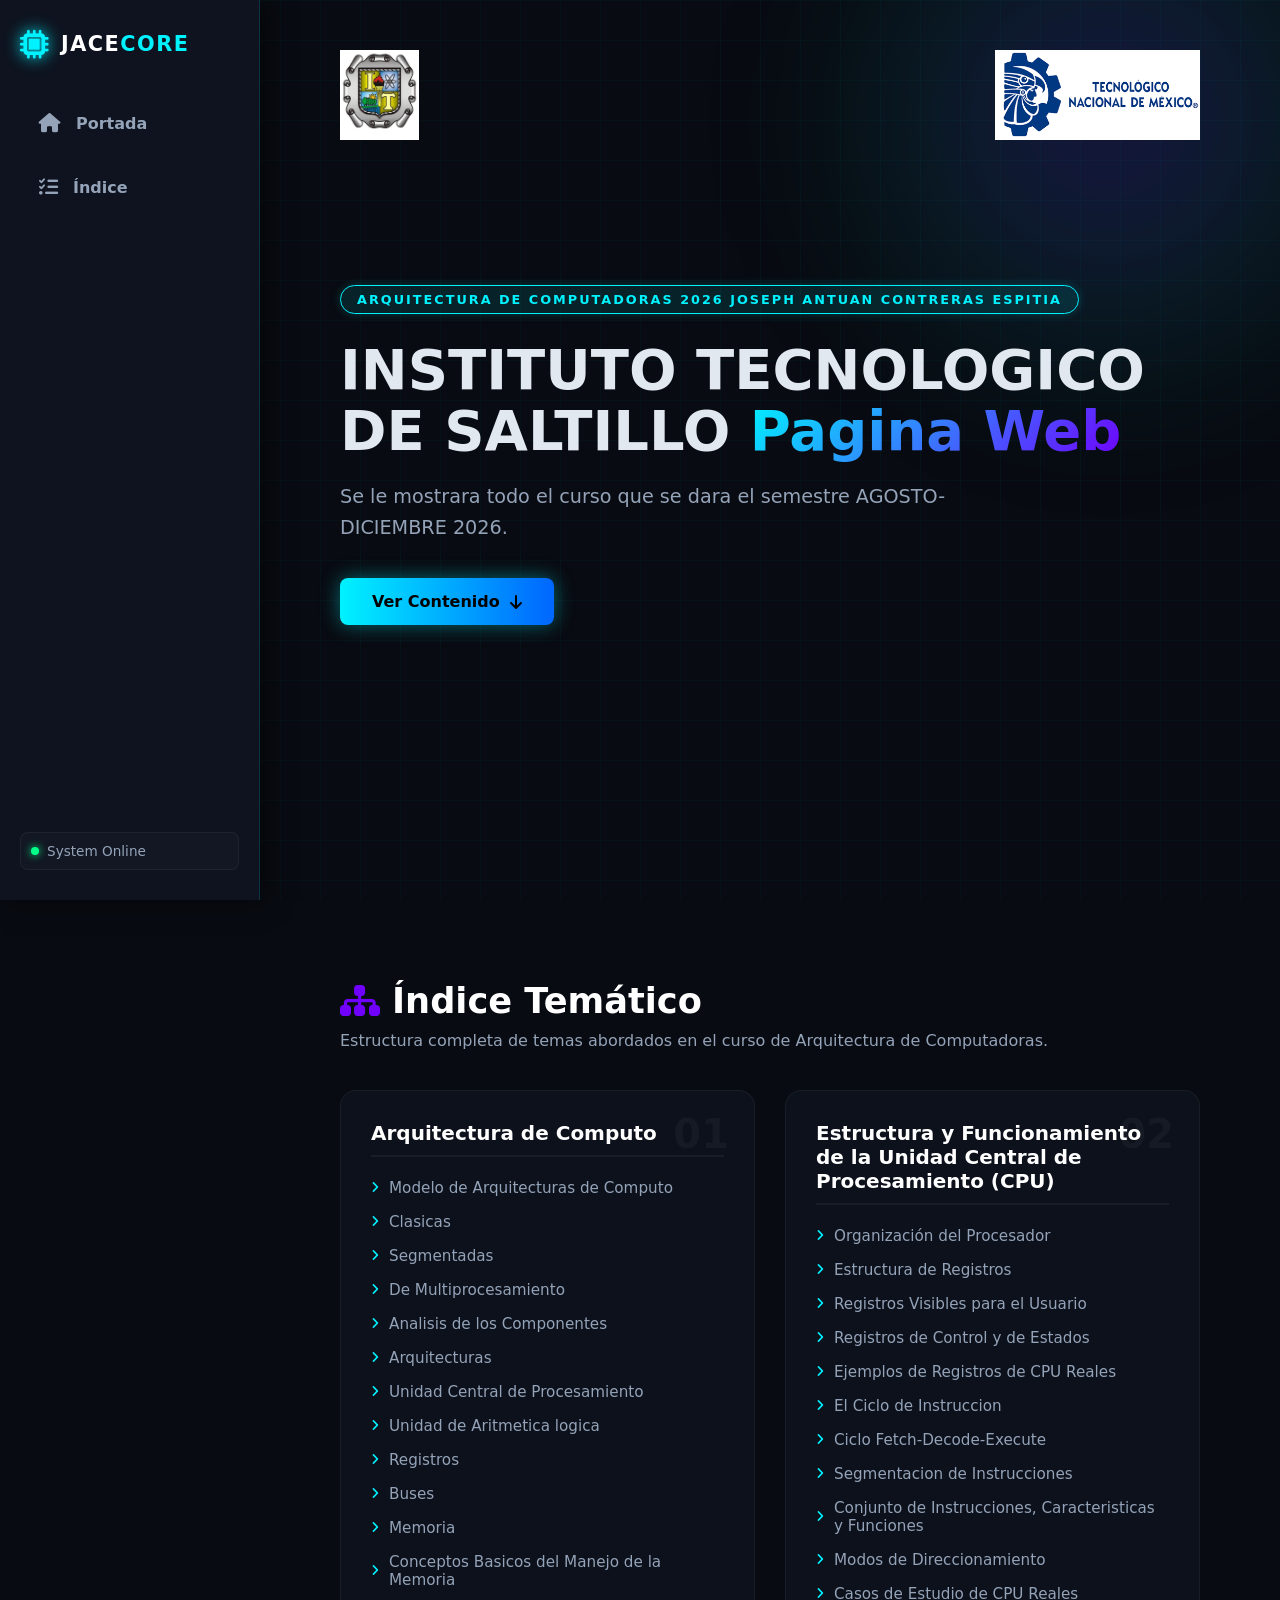
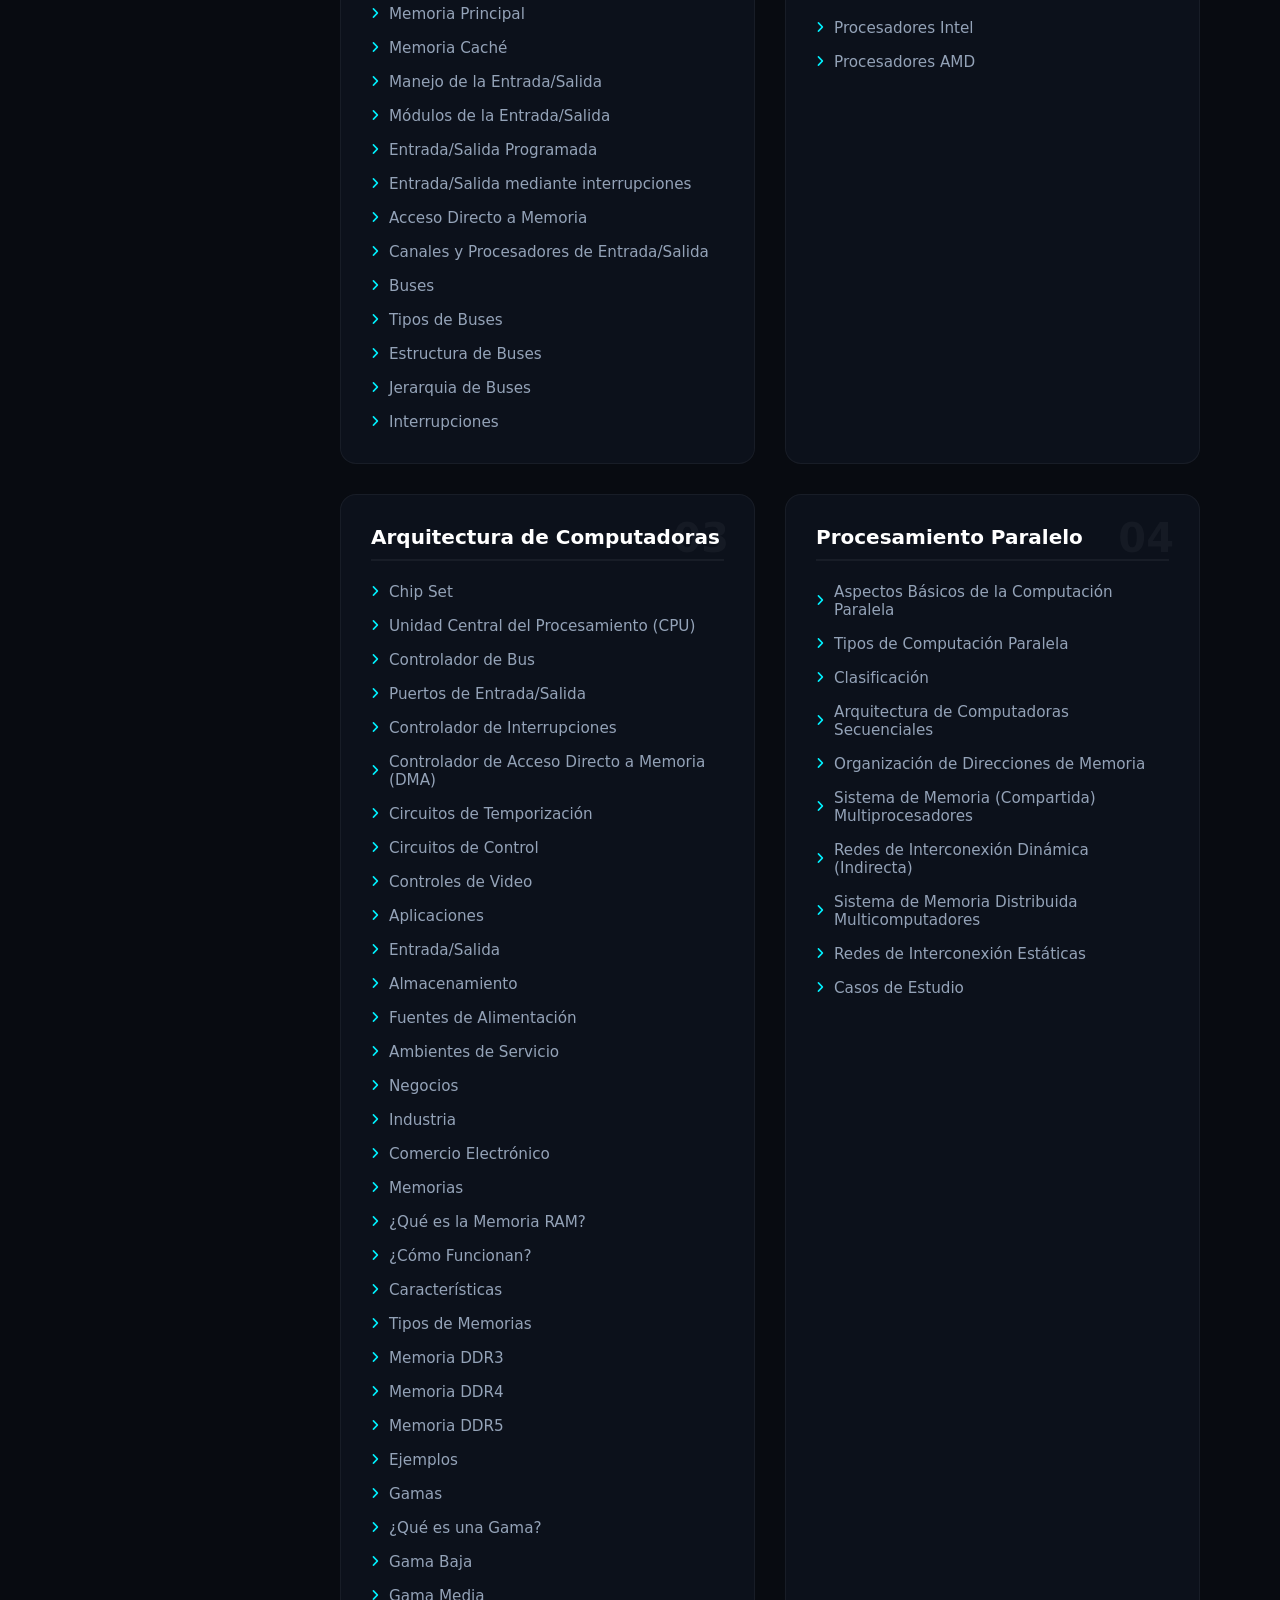
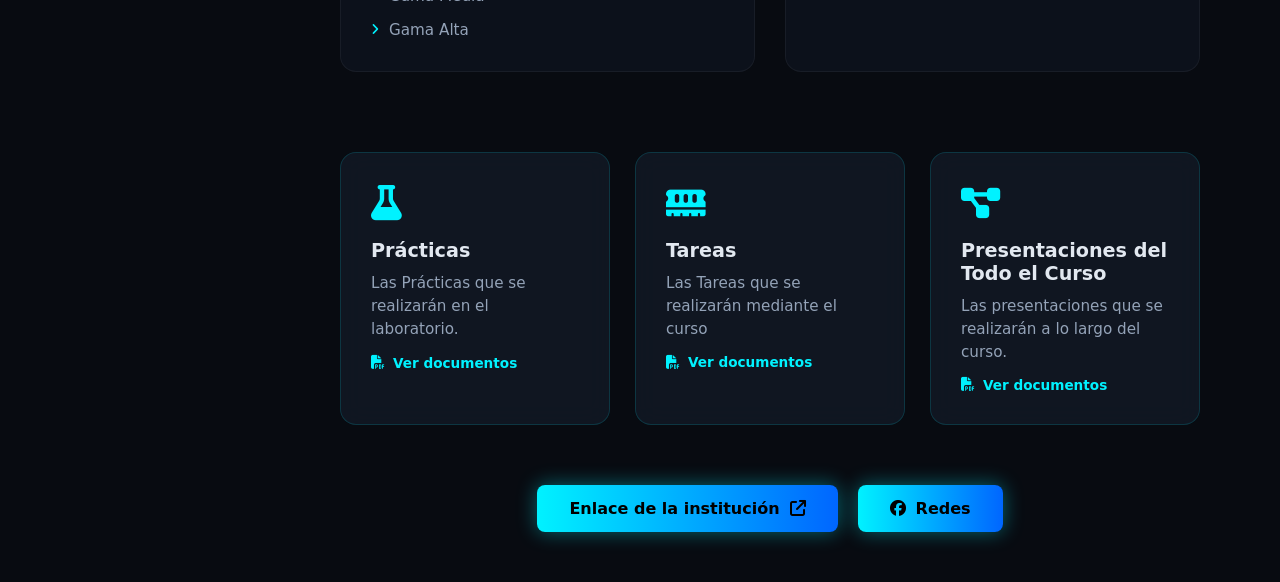
<file: index.html>
<!DOCTYPE html>
<html lang="es">
<head>
    <meta charset="UTF-8">
    <meta name="viewport" content="width=device-width, initial-scale=1.0">
    <title>Arquitectura de Computadoras</title>
    <link rel="stylesheet" href="style.css">
    <link rel="stylesheet" href="https://cdnjs.cloudflare.com/ajax/libs/font-awesome/6.4.0/css/all.min.css">
</head>
<body>

    <div class="bg-grid"></div>
    <div class="bg-glow"></div>

    <aside class="sidebar">
        <div class="brand">
            <i class="fa-solid fa-microchip brand-icon"></i>
            <h2>JACE<span>CORE</span></h2>
        </div>

        <nav class="nav-menu">
            <a href="#portada" class="nav-link active">
                <i class="fa-solid fa-house"></i>
                <span>Portada</span>
            </a>
            <a href="#indice" class="nav-link">
                <i class="fa-solid fa-list-check"></i>
                <span>Índice</span>
            </a>
        </nav>

        <div class="sidebar-footer">
            <div class="status-indicator">
                <span class="dot"></span> System Online
            </div>
        </div>
    </aside>

    <main class="main-content">

        <section id="portada" class="section hero-section" style="position:relative;">
            <img src="[data-uri]" alt="Escudo del Instituto Tecnológico de Saltillo" style="position:absolute; top:0; left:0; height:90px; width:auto;">
            <img src="[data-uri]" alt="Logotipo del Tecnológico Nacional de México" style="position:absolute; top:0; right:0; height:90px; width:auto;">

            <div class="hero-badge">ARQUITECTURA DE COMPUTADORAS 2026 JOSEPH ANTUAN CONTRERAS ESPITIA</div>
            <h1 class="hero-title">INSTITUTO TECNOLOGICO DE SALTILLO <span class="text-gradient">Pagina Web</span></h1>
            <p class="hero-subtitle">
                Se le mostrara todo el curso que se dara el semestre AGOSTO-DICIEMBRE 2026.
            </p>

            <div class="hero-actions">
                <a href="#indice" class="btn btn-primary">Ver Contenido <i class="fa-solid fa-arrow-down"></i></a>
            </div>
        </section>

        <section id="indice" class="section index-section">
            <div class="section-header">
                <h2><i class="fa-solid fa-sitemap"></i> Índice Temático</h2>
                <p>Estructura completa de temas abordados en el curso de Arquitectura de Computadoras.</p>
            </div>

            <div class="index-grid">
                
                <div class="index-card clickable-card" onclick="window.location.href='tema.html?tema=tema1'">
                    <span class="module-number">01</span>
                    <h3>Arquitectura de Computo</h3>
                    <ul>
                        <li class="sub-link" onclick="irASubtema(event, 's-1-1')"><i class="fa-solid fa-angle-right"></i> Modelo de Arquitecturas de Computo</li>
                        <li class="sub-link" onclick="irASubtema(event, 's-1-1-1')"><i class="fa-solid fa-angle-right"></i> Clasicas</li>
                        <li class="sub-link" onclick="irASubtema(event, 's-1-1-2')"><i class="fa-solid fa-angle-right"></i> Segmentadas</li>
                        <li class="sub-link" onclick="irASubtema(event, 's-1-1-3')"><i class="fa-solid fa-angle-right"></i> De Multiprocesamiento</li>
                        <li class="sub-link" onclick="irASubtema(event, 's-1-2')"><i class="fa-solid fa-angle-right"></i> Analisis de los Componentes</li>
                        <li class="sub-link" onclick="irASubtema(event, 's-1-2-1')"><i class="fa-solid fa-angle-right"></i> Arquitecturas</li>
                        <li class="sub-link" onclick="irASubtema(event, 's-1-2-1-1')"><i class="fa-solid fa-angle-right"></i> Unidad  Central de  Procesamiento</li>
                        <li class="sub-link" onclick="irASubtema(event, 's-1-2-1-2')"><i class="fa-solid fa-angle-right"></i> Unidad de   Aritmetica logica</li>
                        <li class="sub-link" onclick="irASubtema(event, 's-1-2-1-3')"><i class="fa-solid fa-angle-right"></i> Registros</li>
                        <li class="sub-link" onclick="irASubtema(event, 's-1-2-1-4')"><i class="fa-solid fa-angle-right"></i> Buses</li>
                        <li class="sub-link" onclick="irASubtema(event, 's-1-2-2')"><i class="fa-solid fa-angle-right"></i> Memoria</li>
                        <li class="sub-link" onclick="irASubtema(event, 's-1-2-2-1')"><i class="fa-solid fa-angle-right"></i> Conceptos Basicos del Manejo de la Memoria</li>
                        <li class="sub-link" onclick="irASubtema(event, 's-1-2-2-2')"><i class="fa-solid fa-angle-right"></i> Memoria Principal</li>
                        <li class="sub-link" onclick="irASubtema(event, 's-1-2-2-3')"><i class="fa-solid fa-angle-right"></i> Memoria Caché</li>
                        <li class="sub-link" onclick="irASubtema(event, 's-1-2-3')"><i class="fa-solid fa-angle-right"></i> Manejo de la Entrada/Salida</li>
                        <li class="sub-link" onclick="irASubtema(event, 's-1-2-3-1')"><i class="fa-solid fa-angle-right"></i> Módulos de la Entrada/Salida</li>
                        <li class="sub-link" onclick="irASubtema(event, 's-1-2-3-2')"><i class="fa-solid fa-angle-right"></i> Entrada/Salida Programada</li>
                        <li class="sub-link" onclick="irASubtema(event, 's-1-2-3-3')"><i class="fa-solid fa-angle-right"></i> Entrada/Salida mediante interrupciones</li>
                        <li class="sub-link" onclick="irASubtema(event, 's-1-2-3-4')"><i class="fa-solid fa-angle-right"></i> Acceso Directo a Memoria</li>
                        <li class="sub-link" onclick="irASubtema(event, 's-1-2-3-5')"><i class="fa-solid fa-angle-right"></i> Canales y Procesadores de Entrada/Salida </li>
                        <li class="sub-link" onclick="irASubtema(event, 's-1-2-4')"><i class="fa-solid fa-angle-right"></i> Buses</li>
                        <li class="sub-link" onclick="irASubtema(event, 's-1-2-4-1')"><i class="fa-solid fa-angle-right"></i> Tipos de Buses</li>
                        <li class="sub-link" onclick="irASubtema(event, 's-1-2-4-2')"><i class="fa-solid fa-angle-right"></i> Estructura de Buses</li>
                        <li class="sub-link" onclick="irASubtema(event, 's-1-2-4-3')"><i class="fa-solid fa-angle-right"></i> Jerarquia de Buses</li>
                        <li class="sub-link" onclick="irASubtema(event, 's-1-2-5')"><i class="fa-solid fa-angle-right"></i> Interrupciones</li>
                    </ul>
                </div>

                <div class="index-card clickable-card" onclick="window.location.href='tema.html?tema=tema2'">
                    <span class="module-number">02</span>
                    <h3>Estructura y Funcionamiento de la Unidad Central de Procesamiento (CPU)</h3>
                    <ul>
                        <li class="sub-link" onclick="irASubtema(event, 's-2-1', 'tema2')"><i class="fa-solid fa-angle-right"></i> Organización del Procesador</li>
                        <li class="sub-link" onclick="irASubtema(event, 's-2-2', 'tema2')"><i class="fa-solid fa-angle-right"></i> Estructura de Registros</li>
                        <li class="sub-link" onclick="irASubtema(event, 's-2-2-1', 'tema2')"><i class="fa-solid fa-angle-right"></i> Registros Visibles para el Usuario</li>
                        <li class="sub-link" onclick="irASubtema(event, 's-2-2-2', 'tema2')"><i class="fa-solid fa-angle-right"></i> Registros de Control y de Estados</li>
                        <li class="sub-link" onclick="irASubtema(event, 's-2-2-3', 'tema2')"><i class="fa-solid fa-angle-right"></i> Ejemplos de Registros de CPU Reales</li>
                        <li class="sub-link" onclick="irASubtema(event, 's-2-3', 'tema2')"><i class="fa-solid fa-angle-right"></i> El Ciclo de Instruccion</li>
                        <li class="sub-link" onclick="irASubtema(event, 's-2-3-1', 'tema2')"><i class="fa-solid fa-angle-right"></i> Ciclo Fetch-Decode-Execute</li>
                        <li class="sub-link" onclick="irASubtema(event, 's-2-3-2', 'tema2')"><i class="fa-solid fa-angle-right"></i> Segmentacion de Instrucciones</li>
                        <li class="sub-link" onclick="irASubtema(event, 's-2-3-3', 'tema2')"><i class="fa-solid fa-angle-right"></i> Conjunto de Instrucciones, Caracteristicas y Funciones</li>
                        <li class="sub-link" onclick="irASubtema(event, 's-2-3-4', 'tema2')"><i class="fa-solid fa-angle-right"></i> Modos de Direccionamiento</li>
                        <li class="sub-link" onclick="irASubtema(event, 's-2-4', 'tema2')"><i class="fa-solid fa-angle-right"></i> Casos de Estudio de CPU Reales</li>
                        <li class="sub-link" onclick="irASubtema(event, 's-2-4-1', 'tema2')"><i class="fa-solid fa-angle-right"></i> Procesadores Intel</li>
                        <li class="sub-link" onclick="irASubtema(event, 's-2-4-2', 'tema2')"><i class="fa-solid fa-angle-right"></i> Procesadores AMD</li>
                    </ul>
                </div>

                <div class="index-card clickable-card" onclick="window.location.href='tema.html?tema=tema3'">
                    <span class="module-number">03</span>
                    <h3>Arquitectura de Computadoras</h3>
                    <ul>
                        <li class="sub-link" onclick="irASubtema(event, 's-3-1', 'tema3')"><i class="fa-solid fa-angle-right"></i> Chip Set</li>
                        <li class="sub-link" onclick="irASubtema(event, 's-3-1-1', 'tema3')"><i class="fa-solid fa-angle-right"></i> Unidad Central del Procesamiento (CPU)</li>
                        <li class="sub-link" onclick="irASubtema(event, 's-3-1-2', 'tema3')"><i class="fa-solid fa-angle-right"></i> Controlador de Bus</li>
                        <li class="sub-link" onclick="irASubtema(event, 's-3-1-3', 'tema3')"><i class="fa-solid fa-angle-right"></i> Puertos de Entrada/Salida</li>
                        <li class="sub-link" onclick="irASubtema(event, 's-3-1-4', 'tema3')"><i class="fa-solid fa-angle-right"></i> Controlador de Interrupciones</li>
                        <li class="sub-link" onclick="irASubtema(event, 's-3-1-5', 'tema3')"><i class="fa-solid fa-angle-right"></i> Controlador de Acceso Directo a Memoria (DMA)</li>
                        <li class="sub-link" onclick="irASubtema(event, 's-3-1-6', 'tema3')"><i class="fa-solid fa-angle-right"></i> Circuitos de Temporización</li>
                        <li class="sub-link" onclick="irASubtema(event, 's-3-1-7', 'tema3')"><i class="fa-solid fa-angle-right"></i> Circuitos de Control</li>
                        <li class="sub-link" onclick="irASubtema(event, 's-3-1-8', 'tema3')"><i class="fa-solid fa-angle-right"></i> Controles de Video</li>
                        <li class="sub-link" onclick="irASubtema(event, 's-3-2', 'tema3')"><i class="fa-solid fa-angle-right"></i> Aplicaciones</li>
                        <li class="sub-link" onclick="irASubtema(event, 's-3-2-1', 'tema3')"><i class="fa-solid fa-angle-right"></i> Entrada/Salida</li>
                        <li class="sub-link" onclick="irASubtema(event, 's-3-2-2', 'tema3')"><i class="fa-solid fa-angle-right"></i> Almacenamiento</li>
                        <li class="sub-link" onclick="irASubtema(event, 's-3-2-3', 'tema3')"><i class="fa-solid fa-angle-right"></i> Fuentes de Alimentación</li>
                        <li class="sub-link" onclick="irASubtema(event, 's-3-3', 'tema3')"><i class="fa-solid fa-angle-right"></i> Ambientes de Servicio</li>
                        <li class="sub-link" onclick="irASubtema(event, 's-3-3-1', 'tema3')"><i class="fa-solid fa-angle-right"></i> Negocios</li>
                        <li class="sub-link" onclick="irASubtema(event, 's-3-3-2', 'tema3')"><i class="fa-solid fa-angle-right"></i> Industria</li>
                        <li class="sub-link" onclick="irASubtema(event, 's-3-3-3', 'tema3')"><i class="fa-solid fa-angle-right"></i> Comercio Electrónico</li>
                        <li class="sub-link" onclick="irASubtema(event, 's-3-4', 'tema3')"><i class="fa-solid fa-angle-right"></i> Memorias</li>
                        <li class="sub-link" onclick="irASubtema(event, 's-3-4-1', 'tema3')"><i class="fa-solid fa-angle-right"></i> ¿Qué es la Memoria RAM?</li>
                        <li class="sub-link" onclick="irASubtema(event, 's-3-4-2', 'tema3')"><i class="fa-solid fa-angle-right"></i> ¿Cómo Funcionan?</li>
                        <li class="sub-link" onclick="irASubtema(event, 's-3-4-3', 'tema3')"><i class="fa-solid fa-angle-right"></i> Características</li>
                        <li class="sub-link" onclick="irASubtema(event, 's-3-4-4', 'tema3')"><i class="fa-solid fa-angle-right"></i> Tipos de Memorias</li>
                        <li class="sub-link" onclick="irASubtema(event, 's-3-4-5', 'tema3')"><i class="fa-solid fa-angle-right"></i> Memoria DDR3</li>
                        <li class="sub-link" onclick="irASubtema(event, 's-3-4-6', 'tema3')"><i class="fa-solid fa-angle-right"></i> Memoria DDR4</li>
                        <li class="sub-link" onclick="irASubtema(event, 's-3-4-7', 'tema3')"><i class="fa-solid fa-angle-right"></i> Memoria DDR5</li>
                        <li class="sub-link" onclick="irASubtema(event, 's-3-4-8', 'tema3')"><i class="fa-solid fa-angle-right"></i> Ejemplos</li>
                        <li class="sub-link" onclick="irASubtema(event, 's-3-5', 'tema3')"><i class="fa-solid fa-angle-right"></i> Gamas</li>
                        <li class="sub-link" onclick="irASubtema(event, 's-3-5-1', 'tema3')"><i class="fa-solid fa-angle-right"></i> ¿Qué es una Gama?</li>
                        <li class="sub-link" onclick="irASubtema(event, 's-3-5-2', 'tema3')"><i class="fa-solid fa-angle-right"></i> Gama Baja</li>
                        <li class="sub-link" onclick="irASubtema(event, 's-3-5-3', 'tema3')"><i class="fa-solid fa-angle-right"></i> Gama Media</li>
                        <li class="sub-link" onclick="irASubtema(event, 's-3-5-4', 'tema3')"><i class="fa-solid fa-angle-right"></i> Gama Alta</li>
                    </ul>
                </div>

                <div class="index-card clickable-card" onclick="window.location.href='tema.html?tema=tema4'">
                    <span class="module-number">04</span>
                    <h3>Procesamiento Paralelo</h3>
                    <ul>
                        <li class="sub-link" onclick="irASubtema(event, 's-4-1', 'tema4')"><i class="fa-solid fa-angle-right"></i> Aspectos Básicos de la Computación Paralela</li>
                        <li class="sub-link" onclick="irASubtema(event, 's-4-2', 'tema4')"><i class="fa-solid fa-angle-right"></i> Tipos de Computación Paralela</li>
                        <li class="sub-link" onclick="irASubtema(event, 's-4-2-1', 'tema4')"><i class="fa-solid fa-angle-right"></i> Clasificación</li>
                        <li class="sub-link" onclick="irASubtema(event, 's-4-2-2', 'tema4')"><i class="fa-solid fa-angle-right"></i> Arquitectura de Computadoras Secuenciales</li>
                        <li class="sub-link" onclick="irASubtema(event, 's-4-2-3', 'tema4')"><i class="fa-solid fa-angle-right"></i> Organización de Direcciones de Memoria</li>
                        <li class="sub-link" onclick="irASubtema(event, 's-4-3', 'tema4')"><i class="fa-solid fa-angle-right"></i> Sistema de Memoria (Compartida) Multiprocesadores</li>
                        <li class="sub-link" onclick="irASubtema(event, 's-4-3-1', 'tema4')"><i class="fa-solid fa-angle-right"></i> Redes de Interconexión Dinámica (Indirecta)</li>
                        <li class="sub-link" onclick="irASubtema(event, 's-4-4', 'tema4')"><i class="fa-solid fa-angle-right"></i> Sistema de Memoria Distribuida Multicomputadores</li>
                        <li class="sub-link" onclick="irASubtema(event, 's-4-4-1', 'tema4')"><i class="fa-solid fa-angle-right"></i> Redes de Interconexión Estáticas</li>
                        <li class="sub-link" onclick="irASubtema(event, 's-4-5', 'tema4')"><i class="fa-solid fa-angle-right"></i> Casos de Estudio</li>
                    </ul>
                </div>

            </div>
        </section>

        <div class="cards-grid">
            <div class="card glass-card card-doc" data-cat="practicas" role="button" tabindex="0" aria-label="Abrir documentos de Prácticas">
                <div class="card-icon"><i class="fa-solid fa-flask"></i></div>
                <h3>Prácticas</h3>
                <p>Las Prácticas que se realizarán en el laboratorio.</p>
                <span class="card-hint"><i class="fa-solid fa-file-pdf"></i> Ver documentos</span>
            </div>
            <div class="card glass-card card-doc" data-cat="tareas" role="button" tabindex="0" aria-label="Abrir documentos de Tareas">
                <div class="card-icon"><i class="fa-solid fa-memory"></i></div>
                <h3>Tareas</h3>
                <p>Las Tareas que se realizarán mediante el curso</p>
                <span class="card-hint"><i class="fa-solid fa-file-pdf"></i> Ver documentos</span>
            </div>
            <div class="card glass-card card-doc" data-cat="presentaciones" role="button" tabindex="0" aria-label="Abrir documentos de Presentaciones">
                <div class="card-icon"><i class="fa-solid fa-diagram-project"></i></div>
                <h3>Presentaciones del Todo el Curso</h3>
                <p>Las presentaciones que se realizarán a lo largo del curso.</p>
                <span class="card-hint"><i class="fa-solid fa-file-pdf"></i> Ver documentos</span>
            </div>
        </div>

        <!-- Visor de documentos PDF -->
        <div id="visor" class="visor" hidden>
            <div class="visor-box" role="dialog" aria-modal="true" aria-labelledby="visor-titulo">
                <div class="visor-head">
                    <h3 id="visor-titulo">Documentos</h3>
                    <div class="visor-acciones">
                        <button type="button" id="visor-cerrar" class="visor-btn" aria-label="Cerrar"><i class="fa-solid fa-xmark"></i></button>
                    </div>
                </div>
                <div class="visor-cuerpo">
                    <ul id="visor-lista" class="visor-lista"></ul>
                    <div class="visor-pantalla">
                        <p id="visor-vacio" class="visor-vacio"></p>
                        <iframe id="visor-frame" title="Visor de PDF" hidden></iframe>
                    </div>
                </div>
            </div>
        </div>

        <div style="margin-top:60px; display:flex; justify-content:center; align-items:center; gap:20px; flex-wrap:wrap;">
            <a href="https://saltillo.tecnm.mx/" target="_blank" rel="noopener noreferrer" class="btn btn-primary">Enlace de la institución <i class="fa-solid fa-arrow-up-right-from-square"></i></a>
            <a href="https://www.facebook.com/TecNMcampusSaltillo/" target="_blank" rel="noopener noreferrer" class="btn btn-primary"><i class="fa-brands fa-facebook"></i> Redes</a>
        </div>

    </main>


    <script>
        // Abre la Unidad 1 directamente en el subtema elegido
        function irASubtema(e, id, tema) {
            e.stopPropagation();
            window.location.href = 'tema.html?tema=' + (tema || 'tema1') + '#' + id;
        }
    
        /* ==========================================================
           DOCUMENTOS PDF  -  AQUÍ AGREGAS TUS ARCHIVOS
           1) Copia el PDF a la carpeta  documentos/  (junto a index.html)
           2) Agrega una línea en la categoría que corresponda:
              { titulo: 'Nombre que se ve', archivo: 'documentos/practica1.pdf' }
           ========================================================== */
        const DOCUMENTOS = {
            practicas: [
                { titulo: 'Práctica 1 - Desarmado de un equipo de cómputo', archivo: 'documentos/PRACTICA_1_ARQUITECTURA_JOSEPH_ESPITIA_6-7.pdf' },
                { titulo: 'Práctica 2 - Procesadores Intel', archivo: 'documentos/REPORTE_DE_PRACTICA_2_ARQUITECTURA_6-7.pdf' },
                { titulo: 'Práctica 3 - Instalación de memoria RAM DDR4', archivo: 'documentos/REPORTE_DE_PRACTICA_3_ARQUITECTURA_6-7_PM_JOSEPH_ESPITIA.pdf' },
            ],
            tareas: [
                { titulo: 'Tarea 1 - Procesadores Intel y AMD', archivo: 'documentos/TAREA_1_ARQUITECTURA.pdf' },
                { titulo: 'Tarea Unidad 3 - Memorias RAM', archivo: 'documentos/TAREA_DE_ARQUITECTURA_UNIDAD_3_MEMORIAS.pdf' },
                { titulo: 'Tarea Unidad 3 - Gamas de equipos de cómputo', archivo: 'documentos/TAREA_DE_ARQUITECTURA_UNIDAD_3_GAMAS.pdf' },
                { titulo: 'Diseño de equipos', archivo: 'documentos/Diseno_de_equipos_joseph_espitia.pdf' },
                { titulo: 'Cotización de equipos', archivo: 'documentos/Cotizacion_de_equipos_JOSEPH.pdf' },
            ],
            presentaciones: [
                { titulo: 'Unidad 1 - Arquitectura de Cómputo', archivo: 'documentos/presentaciones/Unidad_1_Arquitectura_de_computadoras.pdf' },
                { titulo: 'Unidad 2 - Estructura y Funciones de la CPU', archivo: 'documentos/presentaciones/Unidad_2_CPU.pdf' },
                { titulo: 'Unidad 2 - Procesadores Intel y AMD', archivo: 'documentos/presentaciones/Unidad_2_Procesadores_Intel_y_AMD.pdf' },
                { titulo: 'Unidad 3 - Arquitectura de Computadoras', archivo: 'documentos/presentaciones/Unidad_3_Arquitectura_de_Computadoras.pdf' },
                { titulo: 'Unidad 3 - Memorias y Gamas', archivo: 'documentos/presentaciones/Unidad_3_Memorias_y_Gamas.pdf' },
                { titulo: 'Unidad 4 - Procesamiento Paralelo', archivo: 'documentos/presentaciones/Unidad_4_Procesamiento_Paralelo.html' },
            ]
        };
        const NOMBRES = { practicas: 'Prácticas', tareas: 'Tareas', presentaciones: 'Presentaciones del Curso' };

        (function () {
            const visor = document.getElementById('visor');
            const lista = document.getElementById('visor-lista');
            const frame = document.getElementById('visor-frame');
            const vacio = document.getElementById('visor-vacio');
            const nueva = { hidden: true, href: '' };
            const titulo = document.getElementById('visor-titulo');
            let cat = null, locales = [], urls = [], token = 0;

            /* ---- Guardado (IndexedDB, en este navegador) ---- */
            function db() {
                return new Promise((res, rej) => {
                    if (!window.indexedDB) return rej();
                    const r = indexedDB.open('docs-curso', 1);
                    r.onupgradeneeded = () => r.result.createObjectStore('pdfs', { keyPath: 'id', autoIncrement: true });
                    r.onsuccess = () => res(r.result);
                    r.onerror = () => rej(r.error);
                });
            }
            async function cargar(c) {
                try {
                    const d = await db();
                    return await new Promise(res => {
                        const q = d.transaction('pdfs').objectStore('pdfs').getAll();
                        q.onsuccess = () => res(q.result.filter(r => r.cat === c));
                        q.onerror = () => res([]);
                    });
                } catch (e) { return []; }
            }
            async function guardar(rec) {
                try {
                    const d = await db();
                    return await new Promise(res => {
                        const q = d.transaction('pdfs', 'readwrite').objectStore('pdfs').add(rec);
                        q.onsuccess = () => res(q.result);
                        q.onerror = () => res(null);
                    });
                } catch (e) { return null; }
            }
            async function borrar(id) {
                try {
                    const d = await db();
                    await new Promise(res => {
                        const q = d.transaction('pdfs', 'readwrite').objectStore('pdfs').delete(id);
                        q.onsuccess = q.onerror = () => res();
                    });
                } catch (e) {}
            }

            /* ---- Carpeta HTML: reescribe las rutas relativas a archivos de la carpeta ---- */
            const MIME = { html: 'text/html', htm: 'text/html', css: 'text/css', js: 'text/javascript', mjs: 'text/javascript', json: 'application/json', svg: 'image/svg+xml', png: 'image/png', jpg: 'image/jpeg', jpeg: 'image/jpeg', gif: 'image/gif', webp: 'image/webp', ico: 'image/x-icon', woff: 'font/woff', woff2: 'font/woff2', ttf: 'font/ttf', otf: 'font/otf', mp4: 'video/mp4', webm: 'video/webm', mp3: 'audio/mpeg', wav: 'audio/wav', pdf: 'application/pdf', txt: 'text/plain' };
            const extDe = p => (p.split('.').pop() || '').toLowerCase();

            async function armarCarpeta(files) {
                const mapa = {}, mapaMin = {};
                files.forEach(f => { mapa[f.path] = f; mapaMin[f.path.toLowerCase()] = f; });
                const cache = {};
                const creadas = [];
                const EXTERNO = /^(https?:|data:|blob:|mailto:|tel:|javascript:|#|\/\/)/i;

                function resolver(base, ref) {
                    ref = (ref || '').trim();
                    if (!ref || EXTERNO.test(ref)) return null;
                    ref = ref.split('#')[0].split('?')[0];
                    try { ref = decodeURIComponent(ref); } catch (e) {}
                    const partes = ref.startsWith('/') ? [] : base.split('/').slice(0, -1);
                    ref.split('/').forEach(s => {
                        if (s === '' || s === '.') return;
                        if (s === '..') partes.pop(); else partes.push(s);
                    });
                    const ruta = partes.join('/');
                    return mapa[ruta] ? ruta : (mapaMin[ruta.toLowerCase()] ? mapaMin[ruta.toLowerCase()].path : null);
                }

                async function reescribirCss(texto, ruta, visitados) {
                    const re = /url\(\s*(['"]?)([^'")]+)\1\s*\)|@import\s+(['"])([^'"]+)\3/g;
                    const hallazgos = [];
                    let m;
                    while ((m = re.exec(texto))) hallazgos.push({ m: m[0], ref: m[2] || m[4], imp: !!m[4] });
                    for (const h of hallazgos) {
                        const r = resolver(ruta, h.ref);
                        if (!r) continue;
                        const u = await urlDe(r, visitados);
                        texto = texto.split(h.m).join(h.imp ? '@import "' + u + '"' : 'url("' + u + '")');
                    }
                    return texto;
                }

                async function urlDe(ruta, visitados) {
                    if (cache[ruta]) return cache[ruta];
                    visitados = visitados || {};
                    const f = mapa[ruta];
                    const ext = extDe(ruta);
                    let blob = f.blob;
                    if (ext === 'css') {
                        if (visitados[ruta]) return '';
                        visitados[ruta] = 1;
                        const t = await reescribirCss(await f.blob.text(), ruta, visitados);
                        blob = new Blob([t], { type: 'text/css' });
                    } else if (MIME[ext] && f.blob.type !== MIME[ext]) {
                        blob = new Blob([f.blob], { type: MIME[ext] });
                    }
                    const u = URL.createObjectURL(blob);
                    creadas.push(u);
                    cache[ruta] = u;
                    return u;
                }

                const htmls = files.filter(f => /\.html?$/i.test(f.path));
                if (!htmls.length) throw new Error('La carpeta no tiene ningún archivo .html');
                htmls.sort((p, q) => (/^index\.html?$/i.test(q.path) - /^index\.html?$/i.test(p.path)) || p.path.split('/').length - q.path.split('/').length);
                const principal = htmls[0].path;

                const doc = new DOMParser().parseFromString(await mapa[principal].blob.text(), 'text/html');
                const attrs = [['[src]', 'src'], ['link[href]', 'href'], ['[poster]', 'poster'], ['object[data]', 'data']];
                for (const [sel, at] of attrs) {
                    for (const el of doc.querySelectorAll(sel)) {
                        const r = resolver(principal, el.getAttribute(at));
                        if (r) el.setAttribute(at, await urlDe(r));
                    }
                }
                for (const el of doc.querySelectorAll('[srcset]')) {
                    const partes = [];
                    for (const p of el.getAttribute('srcset').split(',')) {
                        const t = p.trim().split(/\s+/);
                        const r = resolver(principal, t[0]);
                        if (r) t[0] = await urlDe(r);
                        partes.push(t.join(' '));
                    }
                    el.setAttribute('srcset', partes.join(', '));
                }
                for (const st of doc.querySelectorAll('style')) st.textContent = await reescribirCss(st.textContent, principal, {});
                for (const el of doc.querySelectorAll('[style]')) el.setAttribute('style', await reescribirCss(el.getAttribute('style'), principal, {}));
                doc.querySelectorAll('base').forEach(b => b.remove());

                const html = '<!DOCTYPE html>\n' + doc.documentElement.outerHTML;
                const url = URL.createObjectURL(new Blob([html], { type: 'text/html;charset=utf-8' }));
                creadas.push(url);
                return { url: url, creadas: creadas };
            }

            /* ---- Visor ---- */
            async function mostrar(doc, li) {
                lista.querySelectorAll('li').forEach(l => l.classList.remove('activo'));
                if (li) li.classList.add('activo');
                const mi = ++token;
                if (doc.tipo === 'html' && !doc.url) {
                    frame.hidden = true;
                    vacio.hidden = false;
                    vacio.innerHTML = '<i class="fa-solid fa-spinner fa-spin"></i><br>Cargando carpeta…';
                    try {
                        const r = await armarCarpeta(doc.files);
                        doc.url = r.url;
                        urls = urls.concat(r.creadas);
                    } catch (e) {
                        if (mi === token) vacio.innerHTML = '<i class="fa-solid fa-triangle-exclamation"></i><br>' + (e.message || 'No se pudo abrir la carpeta.');
                        return;
                    }
                }
                if (mi !== token) return;
                const esHtml = doc.tipo === 'html' || /\.html?($|[?#])/i.test(doc.archivo || '');
                const src = doc.tipo === 'html' ? doc.url : doc.archivo;
                if (doc.archivo && !/^blob:/i.test(doc.archivo)) {
                    try {
                        const r = await fetch(doc.archivo, { method: 'HEAD' });
                        if (mi !== token) return;
                        if (!r.ok) {
                            frame.hidden = true; vacio.hidden = false;
                            vacio.innerHTML = '<i class="fa-solid fa-triangle-exclamation"></i><br>No se encontró el archivo:<br><small>' + doc.archivo + '</small><br><small>Revisa que la carpeta <b>documentos</b> esté junto a index.html y que el nombre coincida.</small>';
                            return;
                        }
                    } catch (e) { /* abierto como archivo local: se intenta mostrar igual */ }
                }
                frame.src = esHtml ? src : src + '#navpanes=0&view=FitH';
                frame.hidden = false;
                vacio.hidden = true;
                nueva.href = src;
                nueva.hidden = false;
            }

            function pintar() {
                const docs = DOCUMENTOS[cat].concat(locales);
                lista.innerHTML = '';
                frame.hidden = true; frame.removeAttribute('src');
                nueva.hidden = true;
                if (!docs.length) {
                    vacio.hidden = false;
                    vacio.innerHTML = '<i class="fa-solid fa-file-circle-plus"></i><br>Aún no hay documentos en esta sección.';
                    return;
                }
                docs.forEach(d => {
                    const li = document.createElement('li');
                    const esHtml = d.tipo === 'html' || /\.html?$/i.test(d.archivo || '');
                    li.innerHTML = '<i class="fa-solid ' + (esHtml ? 'fa-folder-tree ic-html' : 'fa-file-pdf') + '"></i> <span class="nom"></span>';
                    li.querySelector('.nom').textContent = d.titulo;
                    li.tabIndex = 0;
                    li.onclick = () => mostrar(d, li);
                    li.onkeydown = e => { if (e.key === 'Enter' || e.key === ' ') { e.preventDefault(); mostrar(d, li); } };
                    if (d.id !== undefined) {
                        const q = document.createElement('button');
                        q.type = 'button'; q.className = 'quitar'; q.title = 'Quitar de la lista';
                        q.innerHTML = '<i class="fa-solid fa-trash"></i>';
                        q.onclick = async e => {
                            e.stopPropagation();
                            if (!confirm('¿Quitar «' + d.titulo + '» de la lista?')) return;
                            await borrar(d.id);
                            locales = locales.filter(l => l.id !== d.id);
                            pintar();
                        };
                        li.appendChild(q);
                    }
                    lista.appendChild(li);
                });
                lista.firstElementChild.click();
            }

            function liberar() { urls.forEach(u => URL.revokeObjectURL(u)); urls = []; }

            async function abrir(c) {
                cat = c;
                const mi = ++token;
                titulo.textContent = NOMBRES[c];
                visor.hidden = false;
                document.body.style.overflow = 'hidden';
                liberar();
                const recs = await cargar(c);
                if (visor.hidden || cat !== c) return;
                locales = recs.map(r => {
                    if (r.tipo === 'html') return { id: r.id, titulo: r.titulo, tipo: 'html', files: r.files };
                    const u = URL.createObjectURL(r.blob); urls.push(u);
                    return { id: r.id, titulo: r.titulo, archivo: u };
                });
                pintar();
            }
            function cerrar() {
                token++;
                visor.hidden = true;
                frame.removeAttribute('src');
                document.body.style.overflow = '';
            }

            document.querySelectorAll('.card-doc').forEach(c => {
                c.onclick = () => abrir(c.dataset.cat);
                c.onkeydown = e => { if (e.key === 'Enter' || e.key === ' ') { e.preventDefault(); abrir(c.dataset.cat); } };
            });
            document.getElementById('visor-cerrar').onclick = cerrar;
            visor.addEventListener('click', e => { if (e.target === visor) cerrar(); });
            addEventListener('keydown', e => { if (e.key === 'Escape' && !visor.hidden) cerrar(); });
        })();
    </script>

</body>
</html>
</file>
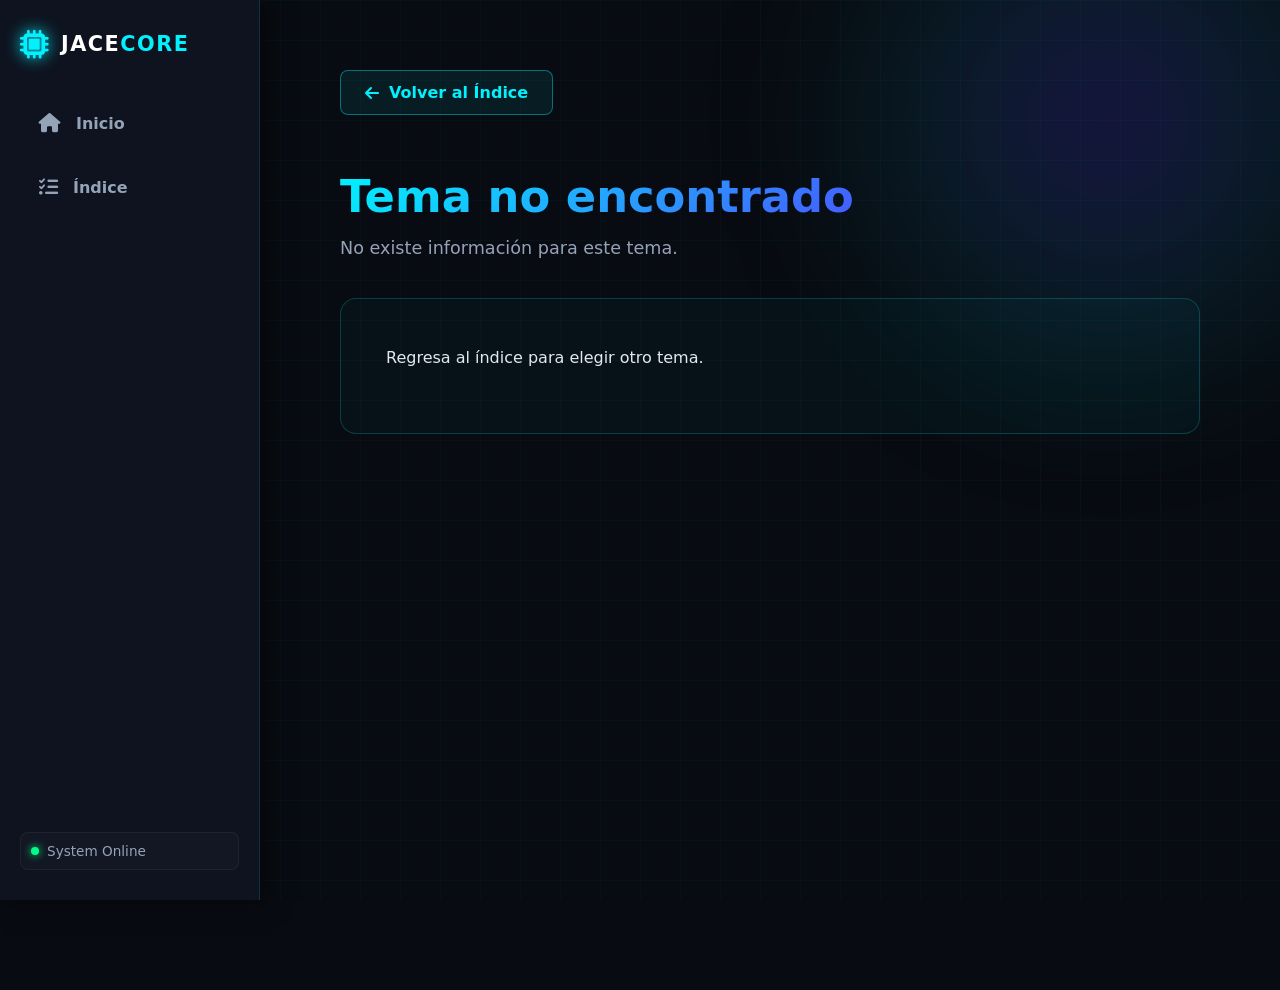
<file: tema.html>
<!DOCTYPE html>
<html lang="es">
<head>
    <meta charset="UTF-8">
    <meta name="viewport" content="width=device-width, initial-scale=1.0">
    <title>Detalle del Tema</title>
    <link rel="stylesheet" href="style.css">
    <link rel="stylesheet" href="https://cdnjs.cloudflare.com/ajax/libs/font-awesome/6.4.0/css/all.min.css">
</head>
<body>

    <div class="bg-grid"></div>
    <div class="bg-glow"></div>

    <aside class="sidebar">
        <div class="brand">
            <i class="fa-solid fa-microchip brand-icon"></i>
            <h2>JACE<span>CORE</span></h2>
        </div>

        <nav class="nav-menu">
            <a href="index.html" class="nav-link">
                <i class="fa-solid fa-house"></i>
                <span>Inicio</span>
            </a>
            <a href="index.html#indice" class="nav-link">
                <i class="fa-solid fa-list-check"></i>
                <span>Índice</span>
            </a>
        </nav>

        <div class="sidebar-footer">
            <div class="status-indicator">
                <span class="dot"></span> System Online
            </div>
        </div>
    </aside>

    <main class="main-content">
        <section class="section tema-section">
            <div class="tema-header">
                <a href="index.html#indice" class="btn-back">
                    <i class="fa-solid fa-arrow-left"></i> Volver al Índice
                </a>
                <h1 id="tema-titulo">Tema</h1>
                <p id="tema-descripcion">Descripción del tema</p>
            </div>

            <nav id="tema-toc" class="tema-toc" style="display:none"></nav>

            <div id="tema-contenido" class="tema-contenido"></div>
        </section>
    </main>

    <script>
        const temas = {
            tema1: {
                titulo: "01 - Arquitectura de Computo",
                descripcion: "Unidad 1 · Modelos y tipos de arquitecturas de computadoras",
                contenido: `
<h2 id="s-1-1">1.1 Modelos de arquitecturas de cómputo</h2>
<p>Las arquitecturas de cómputo son la forma en que se organizan y relacionan los componentes de una computadora para procesar información.</p>

<div class="info-grid">
    <div class="info-card">
        <h5>Arquitecturas clásicas</h5>
        <ul>
            <li>Utilizan principalmente un procesador.</li>
            <li>Las instrucciones se ejecutan de manera secuencial.</li>
            <li>Son sencillas y fueron la base de muchas computadoras actuales.</li>
        </ul>
    </div>
    <div class="info-card">
        <h5>Arquitecturas segmentadas</h5>
        <ul>
            <li>Dividen la ejecución de instrucciones en varias etapas.</li>
            <li>Permiten trabajar con diferentes instrucciones al mismo tiempo.</li>
            <li>Buscan aumentar la velocidad de procesamiento.</li>
        </ul>
    </div>
    <div class="info-card">
        <h5>Arquitecturas de multiprocesamiento</h5>
        <ul>
            <li>Utilizan dos o más procesadores.</li>
            <li>Permiten realizar varias tareas simultáneamente.</li>
            <li>Mejoran el rendimiento cuando se necesitan ejecutar muchos procesos.</li>
        </ul>
    </div>
</div>

<!-- ===================== 1.1.1 ===================== -->
<h3 id="s-1-1-1">1.1.1 Arquitecturas clásicas</h3>
<p>Las arquitecturas clásicas corresponden a los modelos tradicionales utilizados para organizar los principales componentes de una computadora.</p>
<p>Entre las más representativas se encuentran:</p>

<h5>Arquitectura de Von Neumann</h5>
<p>Fue propuesta por John von Neumann y se caracteriza porque los datos y las instrucciones se almacenan en una misma memoria.</p>
<p><strong>Sus principales componentes son:</strong></p>
<ul>
    <li>Unidad Central de Procesamiento (CPU)</li>
    <li>Memoria</li>
    <li>Dispositivos de entrada</li>
    <li>Dispositivos de salida</li>
    <li>Buses de comunicación</li>
</ul>
<p><strong>Funcionamiento.</strong> El procesador realiza principalmente tres etapas:</p>
<ol>
    <li><strong>Búsqueda:</strong> obtiene la instrucción de la memoria.</li>
    <li><strong>Decodificación:</strong> interpreta la instrucción.</li>
    <li><strong>Ejecución:</strong> realiza la operación indicada.</li>
</ol>
<div class="pros-cons">
    <div class="pro"><h6>Ventaja</h6><p>Presenta una estructura sencilla y flexible.</p></div>
    <div class="contra"><h6>Desventaja</h6><p>El acceso compartido entre datos e instrucciones puede generar un cuello de botella, limitando el rendimiento.</p></div>
</div>

<h5>Arquitectura Harvard</h5>
<p>La arquitectura Harvard se diferencia de Von Neumann porque utiliza memorias independientes para las instrucciones y los datos. Esto permite que el procesador pueda acceder a ambos de manera independiente.</p>
<p><strong>Características</strong></p>
<ul>
    <li>Memoria para instrucciones.</li>
    <li>Memoria para datos.</li>
    <li>Buses independientes.</li>
    <li>Permite realizar accesos simultáneos.</li>
</ul>
<div class="pros-cons">
    <div class="pro"><h6>Ventaja</h6><p>Puede mejorar el rendimiento al permitir el acceso independiente a instrucciones y datos.</p></div>
    <div class="contra"><h6>Desventaja</h6><p>Su diseño y administración son más complejos.</p></div>
</div>

<h5>Información adicional: Von Neumann vs Harvard</h5><div class="tabla-wrap"><table class="tabla-u4"><thead><tr><th>Aspecto</th><th>Von Neumann</th><th>Harvard</th></tr></thead><tbody><tr><td>Memoria</td><td>Una sola para datos e instrucciones</td><td>Dos memorias separadas</td></tr><tr><td>Buses</td><td>Un solo conjunto de buses</td><td>Buses independientes para datos e instrucciones</td></tr><tr><td>Acceso</td><td>Datos e instrucciones no pueden leerse a la vez</td><td>Lectura simultánea de ambos</td></tr><tr><td>Uso típico</td><td>PC, servidores, laptops</td><td>Microcontroladores (PIC, AVR) y DSP</td></tr><tr><td>Nota</td><td>Permite programas que se modifican a sí mismos</td><td>Los CPU modernos usan una <strong>Harvard modificada</strong>: caché L1 separada de datos e instrucciones y memoria principal unificada</td></tr></tbody></table></div>
<p>El <strong>cuello de botella de Von Neumann</strong> es la diferencia de velocidad entre CPU y memoria. Se mitiga con cachés, buses más anchos y la predicción de saltos.</p>

<!-- ===================== 1.1.2 ===================== -->
<h3 id="s-1-1-2">1.1.2 Arquitecturas segmentadas</h3>
<p>La arquitectura segmentada, también conocida como <strong>pipeline</strong>, divide la ejecución de una instrucción en diferentes etapas.</p>
<p>Mientras una instrucción se encuentra en una etapa, otra puede estar siendo procesada en una etapa diferente.</p>

<h5>Etapas comunes</h5>
<p>Un procesador puede utilizar etapas como:</p>
<ol>
    <li><strong>Fetch:</strong> búsqueda de la instrucción.</li>
    <li><strong>Decode:</strong> decodificación de la instrucción.</li>
    <li><strong>Execute:</strong> ejecución de la operación.</li>
    <li><strong>Memory:</strong> acceso a memoria.</li>
    <li><strong>Write Back:</strong> almacenamiento del resultado.</li>
</ol>

<h5>Objetivo</h5>
<p>El propósito principal de la segmentación es incrementar el rendimiento del procesador, permitiendo procesar varias instrucciones de manera parcialmente simultánea.</p>

<div class="pros-cons">
    <div class="pro">
        <h6>Ventajas</h6>
        <ul>
            <li>Mayor rendimiento.</li>
            <li>Mejor aprovechamiento de los recursos del procesador.</li>
            <li>Permite procesar varias instrucciones simultáneamente en diferentes etapas.</li>
        </ul>
    </div>
    <div class="contra">
        <h6>Desventajas</h6>
        <ul>
            <li>Mayor complejidad del diseño.</li>
            <li>Pueden presentarse conflictos entre instrucciones, conocidos como riesgos del pipeline.</li>
        </ul>
    </div>
</div>

<h5>Información adicional: Pipeline y rendimiento</h5><p>Con k etapas y n instrucciones, sin segmentación el tiempo es <strong>n·k</strong> ciclos; con segmentación ideal es <strong>k + (n − 1)</strong> ciclos.</p><div class="formula">Aceleración = (n·k) / (k + n − 1) → k cuando n es muy grande</div><p><strong>Ejemplo:</strong> 5 etapas y 100 instrucciones: 500 ciclos sin pipeline contra 104 con pipeline, una aceleración de ≈4.8.</p><h5>Riesgos (hazards) del pipeline</h5><ul><li><strong>Estructurales:</strong> dos instrucciones necesitan el mismo recurso a la vez (por ejemplo, la memoria). Se resuelven duplicando recursos.</li><li><strong>De datos:</strong> una instrucción necesita un resultado que otra aún no escribe (RAW). Se resuelven con adelantamiento (forwarding) o burbujas (stalls).</li><li><strong>De control:</strong> los saltos condicionales cambian el flujo. Se resuelven con predicción de saltos.</li></ul>

<!-- ===================== 1.1.3 ===================== -->
<h3 id="s-1-1-3">1.1.3 Arquitecturas de multiprocesamiento</h3>
<p>El multiprocesamiento consiste en utilizar dos o más procesadores o unidades de procesamiento dentro de un sistema para realizar tareas de manera simultánea o paralela.</p>

<h5>Características</h5>
<ul>
    <li>Utiliza múltiples unidades de procesamiento.</li>
    <li>Permite ejecutar diferentes tareas al mismo tiempo.</li>
    <li>Mejora la capacidad de procesamiento.</li>
    <li>Puede aumentar el rendimiento general del sistema.</li>
</ul>

<div class="pros-cons">
    <div class="pro">
        <h6>Ventajas</h6>
        <ul>
            <li>Mayor capacidad de procesamiento.</li>
            <li>Ejecución paralela de tareas.</li>
            <li>Mejor rendimiento en aplicaciones que pueden dividirse en procesos independientes.</li>
            <li>Mayor disponibilidad del sistema en determinadas configuraciones.</li>
        </ul>
    </div>
    <div class="contra">
        <h6>Desventajas</h6>
        <ul>
            <li>Mayor costo.</li>
            <li>Mayor complejidad de diseño y administración.</li>
            <li>No todas las aplicaciones pueden aprovechar de manera eficiente varios procesadores.</li>
        </ul>
    </div>
</div>

<h5>Información adicional: Taxonomía de Flynn (multiprocesamiento)</h5><div class="tabla-wrap"><table class="tabla-u4"><thead><tr><th>Clase</th><th>Significado</th><th>Ejemplo</th></tr></thead><tbody><tr><td>SISD</td><td>Un flujo de instrucciones, un flujo de datos</td><td>CPU de un solo núcleo</td></tr><tr><td>SIMD</td><td>Una instrucción sobre varios datos</td><td>GPU, instrucciones vectoriales (SSE, AVX)</td></tr><tr><td>MISD</td><td>Varias instrucciones sobre un mismo dato</td><td>Muy raro; sistemas tolerantes a fallas</td></tr><tr><td>MIMD</td><td>Varias instrucciones y varios datos</td><td>CPU multinúcleo, clústeres</td></tr></tbody></table></div>
<h5>SMP vs clúster</h5><ul><li><strong>SMP</strong> (multiprocesamiento simétrico): varios procesadores comparten memoria y sistema operativo.</li><li><strong>Clúster:</strong> computadoras independientes conectadas por red que trabajan como un solo sistema.</li></ul>

<!-- ===================== 1.2 ===================== -->
<h2 id="s-1-2">1.2 Análisis de los componentes</h2>
<p>Una computadora está formada por diferentes componentes que trabajan juntos para procesar información.</p>
<p>Los principales componentes que estudiaremos son:</p>

<div class="info-grid">
    <div class="info-card"><span class="etiqueta">Procesamiento</span><h5>CPU</h5><p>Se encarga de ejecutar instrucciones.</p></div>
    <div class="info-card"><span class="etiqueta">Operaciones</span><h5>ALU</h5><p>Realiza operaciones aritméticas y lógicas.</p></div>
    <div class="info-card"><span class="etiqueta">Almacenamiento temporal</span><h5>Registros</h5><p>Guardan temporalmente información que está utilizando la CPU.</p></div>
    <div class="info-card"><span class="etiqueta">Comunicación</span><h5>Buses</h5><p>Transportan datos, direcciones y señales de control.</p></div>
    <div class="info-card"><span class="etiqueta">Almacenamiento</span><h5>Memoria</h5><p>Almacena programas y datos.</p></div>
    <div class="info-card"><span class="etiqueta">Periféricos</span><h5>Entrada/Salida</h5><p>Permite comunicarse con dispositivos externos.</p></div>
</div>

<h5>Información adicional: Cuatro ideas clave</h5><ul><li><strong>Programa almacenado:</strong> las instrucciones se guardan en memoria como datos y la CPU las ejecuta una tras otra.</li><li><strong>Contador de programa (PC):</strong> apunta a la siguiente instrucción por ejecutar.</li><li><strong>Bus de direcciones</strong> (dónde), <strong>bus de datos</strong> (qué) y <strong>bus de control</strong> (cómo y cuándo).</li><li>La capacidad de memoria direccionable es <strong>2ⁿ</strong> posiciones, donde n es el ancho del bus de direcciones. Con 32 bits: 4 GB.</li></ul>

<!-- ===================== 1.2.1 ===================== -->
<h3 id="s-1-2-1">1.2.1 Arquitecturas</h3>
<p>Una arquitectura define la forma en que se organizan los componentes de una computadora y cómo se comunican entre sí.</p>
<p>Una de las arquitecturas fundamentales estudiadas es la arquitectura de Von Neumann.</p>
<p><strong>Sus elementos básicos incluyen:</strong></p>
<ul>
    <li>Unidad de procesamiento.</li>
    <li>Memoria.</li>
    <li>Entrada/salida.</li>
    <li>Buses o canales de comunicación.</li>
</ul>
<p>Una característica fundamental de Von Neumann es el concepto de <strong>programa almacenado</strong>, donde las instrucciones y los datos pueden encontrarse en la memoria.</p>
<figure class="fig">
    <img src="imagenes/p16_16.png" alt="Arquitectura de Von Neumann: entrada/salida, CPU y memoria principal conectadas por bus de direcciones, bus de datos y bus de control">
    <figcaption>Arquitectura de Von Neumann: Entrada/Salida, CPU y Memoria principal conectadas por los buses de direcciones, datos y control.</figcaption>
</figure>

<!-- ===================== 1.2.1.1 ===================== -->
<h4 id="s-1-2-1-1">1.2.1.1 Unidad Central de Procesamiento (CPU)</h4>
<p class="cita">"El cerebro de la computadora"</p>
<p>La CPU, por sus siglas en inglés <em>Central Processing Unit</em>, es el componente encargado de ejecutar las instrucciones de los programas y procesar los datos.</p>
<figure class="fig fig-chica">
    <img src="imagenes/p18_19.png" alt="Esquema de un chip de CPU">
    <figcaption>Esquema de una CPU.</figcaption>
</figure>

<p><strong>Entre las principales funciones de la CPU están:</strong></p>
<ol>
    <li><strong>Ejecutar instrucciones.</strong> Interpreta y ejecuta las instrucciones de los programas.</li>
    <li><strong>Realizar operaciones.</strong> Procesa operaciones matemáticas y lógicas.</li>
    <li><strong>Controlar procesos.</strong> Coordina las actividades internas de la computadora.</li>
    <li><strong>Trabajar con memoria.</strong> Obtiene instrucciones y datos de la memoria.</li>
    <li><strong>Comunicarse con otros componentes.</strong> Utiliza buses para intercambiar información.</li>
</ol>
<p>La CPU ejecuta instrucciones mediante un proceso que incluye obtenerlas, interpretarlas y realizar la operación correspondiente.</p>

<p><strong>Entre los componentes fundamentales de una CPU encontramos:</strong></p>
<ul>
    <li><strong>Unidad de Control:</strong> coordina la ejecución de las instrucciones.</li>
    <li><strong>ALU:</strong> realiza operaciones aritméticas y lógicas.</li>
    <li><strong>Registros:</strong> almacenan información temporalmente.</li>
    <li><strong>Reloj:</strong> ayuda a sincronizar las operaciones del procesador.</li>
    <li><strong>Buses internos:</strong> permiten el intercambio de información entre las diferentes partes.</li>
</ul>
<p>La ALU, la unidad de control y los registros son elementos fundamentales del funcionamiento interno de la CPU.</p>
<figure class="fig fig-chica">
    <img src="imagenes/p19_21.png" alt="Componentes internos de la CPU: ALU, unidad de control, registros, reloj y buses">
    <figcaption>Componentes internos de la CPU: ALU, Control Unit, Registers, Clock y Bus.</figcaption>
</figure>

<h5>Ciclo de instrucción</h5>
<p>Una instrucción normalmente pasa por varias etapas:</p>
<ol>
    <li><strong>FETCH — Búsqueda:</strong> la CPU obtiene la instrucción de la memoria.</li>
    <li><strong>DECODE — Decodificación:</strong> la CPU interpreta qué significa la instrucción.</li>
    <li><strong>EXECUTE — Ejecución:</strong> se realiza la operación solicitada.</li>
    <li><strong>STORE — Almacenamiento:</strong> el resultado se guarda donde corresponda.</li>
</ol>
<figure class="fig">
    <img src="imagenes/p20_23.png" alt="Ciclo de instrucción: fetch, decode, execute y store entre la unidad de control, la ALU y la RAM">
    <figcaption>Ciclo de instrucción: fetch → decode → execute → store.</figcaption>
</figure>

<h5>Información adicional: Rendimiento de la CPU</h5><div class="formula">Tiempo de CPU = (Instrucciones × CPI) / Frecuencia</div><p>CPI = ciclos por instrucción. Para mejorar el rendimiento se puede reducir el número de instrucciones, bajar el CPI o subir la frecuencia.</p><p><strong>Ejemplo:</strong> 2×10⁹ instrucciones, CPI = 1.5 y 3 GHz dan 2×10⁹ × 1.5 / 3×10⁹ = <strong>1 segundo</strong>.</p><ul><li><strong>Frecuencia (GHz):</strong> ciclos de reloj por segundo.</li><li><strong>Núcleos e hilos:</strong> cada núcleo ejecuta instrucciones de forma independiente.</li><li><strong>MIPS y FLOPS:</strong> millones de instrucciones por segundo, y operaciones de punto flotante por segundo.</li></ul>

<!-- ===================== 1.2.1.2 ===================== -->
<h4 id="s-1-2-1-2">1.2.1.2 Unidad Aritmético-Lógica (ALU)</h4>
<p>La ALU (UAL) es la parte de la CPU encargada de realizar operaciones aritméticas y lógicas.</p>
<figure class="fig">
    <img src="imagenes/p22_26.png" alt="Chip con la leyenda ALU sobre una tarjeta electrónica">
    <figcaption>Unidad Aritmético-Lógica (ALU).</figcaption>
</figure>

<p><strong>La ALU puede realizar operaciones matemáticas como:</strong></p>
<ul class="sin-vineta">
    <li>➕ <strong>Suma</strong></li>
    <li>➖ <strong>Resta</strong></li>
    <li>✖️ <strong>Multiplicación</strong></li>
    <li>➗ <strong>División</strong></li>
</ul>
<p>Dependiendo de la arquitectura del procesador, pueden existir unidades especializadas para operaciones más complejas.</p>

<h5>Operaciones lógicas</h5>
<p>La ALU también realiza operaciones lógicas. Algunas son:</p>
<ul>
    <li><strong>AND:</strong> devuelve verdadero cuando las condiciones son verdaderas.</li>
    <li><strong>OR:</strong> devuelve verdadero cuando al menos una condición es verdadera.</li>
    <li><strong>NOT:</strong> invierte el valor lógico.</li>
    <li><strong>Comparaciones.</strong> Por ejemplo:
        <ul>
            <li>10 &gt; 5 → verdadero</li>
            <li>3 &gt; 8 → falso</li>
        </ul>
    </li>
</ul>

<h5>Información adicional: Banderas de la ALU</h5><p>Tras cada operación la ALU actualiza banderas en el registro de estado:</p><div class="tabla-wrap"><table class="tabla-u4"><thead><tr><th>Bandera</th><th>Se activa cuando</th></tr></thead><tbody><tr><td>Z (cero)</td><td>El resultado es 0</td></tr><tr><td>N / S (signo)</td><td>El resultado es negativo</td></tr><tr><td>C (acarreo)</td><td>Hay acarreo en operaciones sin signo</td></tr><tr><td>V / O (desbordamiento)</td><td>El resultado excede el rango con signo</td></tr></tbody></table></div>
<p>Las instrucciones de salto condicional (JZ, JNZ, JC…) consultan estas banderas.</p>
<!-- ===================== 1.2.1.3 ===================== -->
<h4 id="s-1-2-1-3">1.2.1.3 Registros</h4>
<figure class="fig fig-chica">
    <img src="imagenes/p23_28.png" alt="Diagrama de la CPU con la unidad de control, el procesador, los registros y la lógica combinacional resaltando los registros">
    <figcaption>Ubicación de los registros dentro de la CPU.</figcaption>
</figure>
<p>Los registros son pequeñas áreas de almacenamiento de muy alta velocidad que se encuentran dentro del procesador.</p>
<p>Se utilizan para guardar temporalmente información que la CPU necesita durante la ejecución de instrucciones. Pueden almacenar:</p>
<ul>
    <li>Datos.</li>
    <li>Instrucciones.</li>
    <li>Direcciones.</li>
    <li>Resultados.</li>
    <li>Información de estado.</li>
</ul>
<p>Son mucho más pequeños que la memoria RAM, pero ofrecen un acceso extremadamente rápido.</p>

<h5>¿Por qué son importantes los registros?</h5>
<p>La CPU necesita trabajar rápidamente. Si tuviera que ir a la RAM cada vez que necesita un dato, el procesamiento sería menos eficiente. Por eso utiliza registros para mantener información que está utilizando en ese momento.</p>

<h5>Tipos de registros</h5>
<ol>
    <li><strong>Contador de Programa — PC.</strong> Contiene la dirección de la siguiente instrucción que debe ejecutarse.</li>
    <li><strong>Registro de Instrucciones — IR.</strong> Mantiene la instrucción que está siendo procesada.</li>
    <li><strong>Registros de propósito general.</strong> Se utilizan para almacenar datos y resultados temporales.</li>
    <li><strong>Registro de estado.</strong> Contiene información sobre determinadas condiciones producidas por las operaciones.</li>
    <li><strong>Registro de direcciones.</strong> Contiene una dirección de memoria que se utilizará durante una operación.</li>
</ol>

<h5>Información adicional: Tipos de registros</h5><div class="tabla-wrap"><table class="tabla-u4"><thead><tr><th>Registro</th><th>Función</th></tr></thead><tbody><tr><td>PC / IP</td><td>Dirección de la siguiente instrucción</td></tr><tr><td>IR</td><td>Guarda la instrucción en ejecución</td></tr><tr><td>MAR</td><td>Dirección de memoria a leer o escribir</td></tr><tr><td>MDR / MBR</td><td>Dato que va o viene de la memoria</td></tr><tr><td>Acumulador</td><td>Almacena resultados de la ALU</td></tr><tr><td>SP</td><td>Cima de la pila</td></tr><tr><td>Registro de estado</td><td>Banderas y modo del procesador</td></tr></tbody></table></div>
<p>Los registros son la memoria <strong>más rápida y más pequeña</strong> del sistema, con acceso en menos de 1 ciclo de reloj.</p>
<!-- ===================== 1.2.1.4 ===================== -->
<h4 id="s-1-2-1-4">1.2.1.4 Buses</h4>
<figure class="fig">
    <img src="imagenes/p25_31.png" alt="Bus del sistema: bus de control, bus de dirección y bus de datos conectando CPU, memoria y entrada/salida">
    <figcaption>Bus del sistema: bus de control, bus de dirección y bus de datos conectando la CPU, la memoria y la entrada/salida.</figcaption>
</figure>
<p>Los buses son sistemas de comunicación que permiten transferir información entre diferentes componentes de la computadora.</p>
<p><strong>Conectan componentes como:</strong></p>
<ul>
    <li>CPU</li>
    <li>Memoria</li>
    <li>Entrada/salida</li>
    <li>Otros dispositivos</li>
</ul>
<p>Un bus puede transportar datos, direcciones y señales de control.</p>

<h5>Ejemplo: la CPU quiere leer un dato de la memoria</h5>
<ul class="sin-vineta">
    <li>🟢 <strong>Bus de direcciones:</strong> indica "Quiero el dato que está en esta dirección."</li>
    <li>🟠 <strong>Bus de control:</strong> indica "Quiero realizar una operación de lectura."</li>
    <li>🔵 <strong>Bus de datos:</strong> transporta "Aquí está el dato solicitado."</li>
</ul>
<figure class="fig">
    <img src="imagenes/p26_34.png" alt="Buses de direcciones, datos y control conectados a entrada/salida, CPU y memoria principal">
    <figcaption>Bus de direcciones, bus de datos y bus de control.</figcaption>
</figure>

<h5>Información adicional: Jerarquía de memoria</h5><div class="tabla-wrap"><table class="tabla-u4"><thead><tr><th>Nivel</th><th>Capacidad típica</th><th>Velocidad aprox.</th></tr></thead><tbody><tr><td>Registros</td><td>Cientos de bytes</td><td>< 1 ns</td></tr><tr><td>Caché L1</td><td>32–64 KB por núcleo</td><td>~1 ns</td></tr><tr><td>Caché L2 / L3</td><td>256 KB – 64 MB</td><td>3–15 ns</td></tr><tr><td>RAM</td><td>8–64 GB</td><td>50–100 ns</td></tr><tr><td>SSD</td><td>256 GB – 4 TB</td><td>~100 µs</td></tr><tr><td>Disco duro</td><td>1–20 TB</td><td>~5–10 ms</td></tr></tbody></table></div>
<p>Cuanto más cerca de la CPU, la memoria es más rápida, más cara y más pequeña. Funciona gracias al <strong>principio de localidad</strong>.</p>
<!-- ===================== 1.2.2 ===================== -->
<h3 id="s-1-2-2">1.2.2 Memoria</h3>
<p>La memoria de una computadora es el conjunto de componentes utilizados para almacenar datos, instrucciones y resultados que necesita el sistema.</p>
<p><strong>La memoria permite que la computadora pueda:</strong></p>
<ul>
    <li>Guardar información.</li>
    <li>Recuperar datos.</li>
    <li>Ejecutar programas.</li>
    <li>Procesar instrucciones.</li>
    <li>Mantener información temporalmente o de forma permanente.</li>
</ul>
<p>No toda la memoria funciona de la misma manera. Existen diferentes tipos dependiendo de:</p>
<ul>
    <li>Velocidad</li>
    <li>Capacidad</li>
    <li>Duración de la información</li>
    <li>Costo</li>
</ul>
<figure class="fig">
    <img src="imagenes/p28_37.png" alt="Pirámide de memoria: registros del procesador, memoria caché, memoria RAM y memoria virtual">
    <figcaption>Jerarquía de memoria: registros del procesador, memoria caché, memoria RAM y memoria virtual.</figcaption>
</figure>

<!-- ===================== 1.2.2.1 ===================== -->
<h4 id="s-1-2-2-1">1.2.2.1 Conceptos básicos del manejo de la memoria</h4>

<h5>¿Qué es el manejo de memoria?</h5>
<p>Es el conjunto de técnicas que utiliza el sistema operativo para administrar el espacio de memoria que necesitan los programas. Se encarga de asignar, controlar, proteger y liberar memoria.</p>

<h5>Administración de memoria</h5>
<ul>
    <li>Asigna espacio a los procesos.</li>
    <li>Lleva el control de qué espacio está ocupado y cuál está disponible.</li>
    <li>Libera memoria cuando un programa termina.</li>
    <li>Evita que un proceso interfiera con otro.</li>
</ul>

<h5>Memoria física y memoria lógica</h5>
<ul>
    <li><strong>Memoria física:</strong> espacio real disponible en el equipo.</li>
    <li><strong>Memoria lógica:</strong> espacio de direcciones que utiliza cada programa.</li>
</ul>

<h5>Memoria virtual</h5>
<ul>
    <li>Permite que un programa utilice un espacio de memoria mayor al disponible físicamente.</li>
    <li>Utiliza almacenamiento secundario como apoyo.</li>
    <li>Es más lenta que acceder directamente a la memoria física.</li>
</ul>

<h5>Asignación de memoria</h5>
<p>El sistema operativo decide cuánto espacio necesita cada proceso y se lo asigna.</p>

<h5>Liberación de memoria</h5>
<p>Cuando un proceso termina, el espacio utilizado se libera para que pueda ser utilizado nuevamente.</p>

<h5>Paginación</h5>
<ul>
    <li>Divide la memoria lógica en páginas de tamaño fijo.</li>
    <li>La memoria física se divide en marcos.</li>
    <li>Permite administrar la memoria de manera más eficiente.</li>
</ul>

<h5>Segmentación</h5>
<p>Divide un programa en partes lógicas, por ejemplo:</p>
<ul>
    <li>Código</li>
    <li>Datos</li>
    <li>Pila</li>
    <li>Heap</li>
</ul>
<p>Los segmentos pueden tener diferentes tamaños.</p>

<h5>Fragmentación</h5>
<p>Ocurre cuando parte de la memoria no puede aprovecharse eficientemente.</p>
<ul>
    <li><strong>Interna:</strong> espacio desperdiciado dentro de un bloque asignado.</li>
    <li><strong>Externa:</strong> espacios libres pequeños distribuidos entre bloques ocupados.</li>
</ul>

<h5>Protección de memoria</h5>
<p>Evita que un programa acceda o modifique indebidamente la memoria utilizada por otro programa o por el sistema operativo.</p>
<figure class="fig">
    <img src="imagenes/p29_40.png" alt="Pirámide de memoria: registros, caché, RAM y memoria virtual">
    <figcaption>Registros del procesador, memoria caché, memoria RAM y memoria virtual (memoria física y memoria virtual).</figcaption>
</figure>

<h5>Información adicional: Direccionamiento y localidad</h5><ul><li><strong>Localidad temporal:</strong> un dato usado recientemente probablemente se usará otra vez.</li><li><strong>Localidad espacial:</strong> se usarán datos cercanos al que se acaba de acceder.</li><li><strong>Memoria virtual:</strong> usa disco como extensión de RAM mediante paginación; la MMU traduce direcciones virtuales a físicas.</li><li><strong>Memoria volátil vs no volátil:</strong> RAM pierde datos sin energía; ROM, Flash y SSD no.</li></ul>

<!-- ===================== 1.2.2.2 ===================== -->
<h4 id="s-1-2-2-2">1.2.2.2 Memoria principal</h4>
<figure class="fig">
    <img src="imagenes/p30_43.png" alt="Módulos de memoria RAM instalados en una tarjeta madre">
    <figcaption>Módulos de memoria RAM en una tarjeta madre.</figcaption>
</figure>
<p>La memoria principal es la memoria que utiliza la computadora para guardar temporalmente los datos y programas que están siendo utilizados por el procesador.</p>
<p>La memoria principal está formada principalmente por la <strong>RAM</strong>.</p>

<h5>¿Para qué sirve?</h5>
<ul>
    <li>Guarda los programas que están en ejecución.</li>
    <li>Almacena temporalmente los datos que necesita el procesador.</li>
    <li>Permite que los programas funcionen de manera rápida.</li>
    <li>Su contenido se pierde cuando se apaga la computadora.</li>
</ul>

<h5>Características</h5>
<ul>
    <li>Guarda temporalmente datos y programas en uso.</li>
    <li>Es mucho más rápida que el almacenamiento permanente.</li>
    <li>Pierde la información al apagar el equipo.</li>
    <li>Puede encontrarse en capacidades como 4 GB, 8 GB, 16 GB, etc.</li>
</ul>

<h5>¿Cómo funciona?</h5>
<p class="flujo">Almacenamiento → RAM → CPU</p>
<p>El programa se carga desde el almacenamiento hacia la RAM, y posteriormente el procesador puede acceder a los datos que necesita.</p>
<figure class="fig">
    <img src="imagenes/p31_45.png" alt="Módulos de memoria RAM junto al procesador en una tarjeta madre">
    <figcaption>Memoria RAM junto al procesador.</figcaption>
</figure>

<h5>Información adicional: Memoria principal (RAM y ROM)</h5><div class="tabla-wrap"><table class="tabla-u4"><thead><tr><th></th><th>SRAM</th><th>DRAM</th></tr></thead><tbody><tr><td>Celda</td><td>6 transistores (biestable)</td><td>1 transistor + 1 capacitor</td></tr><tr><td>Refresco</td><td>No lo necesita</td><td>Sí, cada pocos ms</td></tr><tr><td>Velocidad / costo</td><td>Más rápida y cara</td><td>Más lenta y barata</td></tr><tr><td>Uso</td><td>Caché</td><td>Memoria principal</td></tr></tbody></table></div>
<p>La ROM (ROM, PROM, EPROM, EEPROM, Flash) conserva el firmware o BIOS/UEFI.</p>
<!-- ===================== 1.2.2.3 ===================== -->
<h4 id="s-1-2-2-3">1.2.2.3 Memoria caché</h4>
<figure class="fig">
    <img src="imagenes/p32_47.png" alt="Memoria caché L1, L2 y L3 en un procesador con dos núcleos">
    <figcaption>Memoria caché: niveles L1 (datos e instrucciones), L2 y L3 compartida.</figcaption>
</figure>
<p>La memoria caché es una memoria muy rápida y de poca capacidad que se encuentra cerca del procesador. Su función es guardar temporalmente los datos e instrucciones que la CPU utiliza con mayor frecuencia.</p>

<h5>¿Para qué sirve?</h5>
<ul>
    <li>Acelera el procesamiento de información.</li>
    <li>Reduce el tiempo que la CPU espera para obtener datos.</li>
    <li>Evita acceder constantemente a la memoria RAM.</li>
    <li>Mejora el rendimiento del equipo.</li>
</ul>

<h5>Tipos de memoria caché</h5>
<ul>
    <li><strong>L1:</strong> es la más rápida y pequeña. Está dentro del procesador.</li>
    <li><strong>L2:</strong> tiene mayor capacidad que L1, pero es un poco más lenta.</li>
    <li><strong>L3:</strong> es más grande y generalmente es compartida entre varios núcleos.</li>
</ul>

<h5>¿Cómo funciona?</h5>
<p class="flujo">CPU → Caché → RAM → Almacenamiento</p>
<p>Cuando la CPU necesita un dato, primero busca en la caché.</p>
<ul>
    <li>Si encuentra el dato: acceso rápido (acierto de caché).</li>
    <li>Si no lo encuentra: debe buscarlo en la RAM, lo que tarda más.</li>
</ul>
<figure class="fig">
    <img src="imagenes/p33_49.png" alt="Flujo de datos entre CPU, caché y RAM">
    <figcaption>La CPU consulta primero la caché; si no encuentra el dato, lo busca en la RAM, lo guarda en la caché y lo envía a la CPU.</figcaption>
</figure>

<h5>Información adicional: Caché</h5><div class="formula">Tiempo medio de acceso = Tasa de aciertos × Tcaché + (1 − Tasa de aciertos) × Tmemoria</div><p><strong>Ejemplo:</strong> con 95 % de aciertos, caché de 2 ns y RAM de 60 ns: 0.95×2 + 0.05×60 = <strong>4.9 ns</strong>.</p><h5>Correspondencia (mapeo)</h5><ul><li><strong>Directa:</strong> cada bloque va a una sola línea. Es simple, pero puede tener conflictos.</li><li><strong>Totalmente asociativa:</strong> un bloque puede ir en cualquier línea. Es flexible, pero cara.</li><li><strong>Asociativa por conjuntos (n vías):</strong> equilibrio entre ambas; es la más usada.</li></ul>
<h5>Políticas</h5><ul><li><strong>Reemplazo:</strong> LRU, FIFO, aleatoria.</li><li><strong>Escritura:</strong> write-through (escribe a caché y memoria) y write-back (escribe a memoria solo al reemplazar).</li></ul>

<!-- ===================== 1.2.3 ===================== -->
<h3 id="s-1-2-3">1.2.3 Manejo de la entrada/salida</h3>

<h4 id="s-1-2-3-1">1.2.3.1 Módulos de entrada/salida</h4>
<p>Los módulos de entrada/salida (E/S) son componentes que permiten la comunicación entre el procesador y los dispositivos periféricos de una computadora, como el teclado, mouse, impresora, disco duro, monitor, etc.</p>
<figure class="fig fig-chica">
    <img src="imagenes/p35_52.png" alt="Periféricos de entrada y de salida conectados a la computadora">
    <figcaption>Periféricos de entrada (teclado, ratón, scanner, micrófono, cámara digital, video player) y de salida (monitor, impresora, filmadora, plotter), además de diskette y disco duro.</figcaption>
</figure>

<h5>Información adicional: Funciones del módulo de E/S</h5><ul><li>Control y temporización de los dispositivos.</li><li>Comunicación con la CPU y con el dispositivo.</li><li>Almacenamiento temporal (buffer) de datos.</li><li>Detección de errores.</li></ul>
<p>Los dispositivos se acceden con <strong>E/S mapeada en memoria</strong> (comparten el espacio de direcciones) o <strong>E/S aislada</strong> (espacio y instrucciones IN/OUT propias).</p>
<h4 id="s-1-2-3-2">1.2.3.2 Entrada/salida programada</h4>
<p>La E/S programada es una de las formas más sencillas de E/S, donde la CPU realiza todo el trabajo. Las instrucciones de E/S se escriben en programas informáticos, y cada transferencia de datos se inicia mediante una instrucción del programa. La CPU gestiona las transferencias de datos entre todos los dispositivos y la memoria.</p>
<p>En la E/S programada, la CPU controla todos los aspectos de la transferencia de datos, como iniciar las operaciones de E/S, supervisar continuamente el estado de los dispositivos, transferir datos entre dispositivos y registros, mover datos entre registros y memoria, y determinar cuándo finaliza la operación.</p>

<h5>Información adicional: Espera activa (polling)</h5><p>En la E/S programada la CPU consulta constantemente el estado del dispositivo (<em>polling</em>), por lo que desperdicia ciclos mientras espera. Es sencilla, pero ineficiente con dispositivos lentos.</p>
<h4 id="s-1-2-3-3">1.2.3.3 Entrada/salida mediante interrupciones</h4>
<p>Permite que un dispositivo avise a la CPU cuando necesita atención o cuando ha terminado una operación.</p>
<p>La CPU inicia una operación de E/S y puede continuar realizando otras tareas; cuando el dispositivo termina o necesita atención, envía una señal de interrupción al procesador, haciendo que este atienda temporalmente la solicitud. Así la CPU no entra en bucles de espera pasiva o sondeo (<em>polling</em>), permite atender eventos externos de manera casi inmediata y facilita que el sistema maneje varios dispositivos y procesos a la vez de forma ordenada.</p>
<figure class="fig">
    <img src="imagenes/p37_55.png" alt="Diagrama de E/S por interrupciones: programa principal y rutina de servicio">
    <figcaption>El programa inicia el periférico y sigue ejecutándose; cuando se activa la línea de interrupción, se ejecuta la rutina de servicio, que realiza la transferencia de datos, y después continúa el programa principal.</figcaption>
</figure>

<h5>Información adicional: Ventaja sobre polling</h5><p>Con interrupciones la CPU trabaja en otra tarea y el dispositivo avisa cuando está listo. Aun así, la CPU debe mover cada dato, por lo que no conviene para grandes volúmenes (para eso existe el DMA).</p>
<h4 id="s-1-2-3-4">1.2.3.4 Acceso directo a memoria</h4>
<p>Es una característica del hardware que permite a los dispositivos periféricos transferir datos directamente hacia y desde la memoria del sistema sin la intervención constante de la unidad central de procesamiento (CPU).</p>
<p>Muchos sistemas hardware utilizan DMA, incluyendo controladores de unidades de disco, tarjetas gráficas y tarjetas de sonido. DMA es una característica esencial en todos los ordenadores modernos, ya que permite a dispositivos de diferentes velocidades comunicarse sin someter a la CPU a una carga masiva de interrupciones.</p>
<p>Una transferencia DMA consiste principalmente en copiar un bloque de memoria de un dispositivo a otro. En lugar de que la CPU inicie la transferencia, la transferencia se lleva a cabo por el controlador DMA. Un ejemplo típico es mover un bloque de memoria desde una memoria externa a una interna más rápida.</p>
<p>Tal operación no ocupa al procesador y, por ende, éste puede efectuar otras tareas. Las transferencias DMA son esenciales para aumentar el rendimiento de aplicaciones que requieren muchos recursos.</p>
<figure class="fig">
    <img src="imagenes/p39_58.png" alt="Comparación entre E/S programada (PIO) y acceso directo a memoria (DMA)">
    <figcaption>PIO: los datos pasan por la CPU para llegar a la RAM. DMA: los datos van directamente a la RAM sin pasar por la CPU. (Fuente de la imagen: Computer Desktop Encyclopedia, 1998.)</figcaption>
</figure>

<h5>Información adicional: Pasos de una transferencia DMA</h5><ol><li>La CPU programa al controlador DMA: dirección en memoria, cantidad de datos y sentido.</li><li>El DMA solicita el control del bus (HOLD / BUSREQ).</li><li>La CPU lo concede (HLDA / BUSACK).</li><li>El DMA transfiere los datos directamente entre dispositivo y memoria.</li><li>Al terminar, avisa a la CPU con una interrupción.</li></ol><h5>Modos</h5><ul><li><strong>Ráfaga (burst):</strong> mantiene el bus hasta terminar.</li><li><strong>Robo de ciclo:</strong> toma el bus ciclo por ciclo.</li><li><strong>Transparente:</strong> usa el bus solo cuando la CPU no lo necesita.</li></ul>

<h4 id="s-1-2-3-5">1.2.3.5 Canales y procesadores de entrada/salida</h4>
<p class="nota">Este subtema aparece en el índice de la presentación, pero el PDF no incluye una diapositiva con su contenido.</p>

<h5>Información adicional: Evolución de la E/S</h5><div class="tabla-wrap"><table class="tabla-u4"><thead><tr><th>Técnica</th><th>Quién mueve los datos</th><th>CPU</th></tr></thead><tbody><tr><td>Programada</td><td>CPU</td><td>Ocupada esperando</td></tr><tr><td>Con interrupciones</td><td>CPU</td><td>Libre entre eventos</td></tr><tr><td>DMA</td><td>Controlador DMA</td><td>Libre durante la transferencia</td></tr><tr><td>Canal / IOP</td><td>Procesador de E/S</td><td>Casi totalmente libre</td></tr></tbody></table></div>

<!-- ===================== 1.2.4 ===================== -->
<h3 id="s-1-2-4">1.2.4 Buses</h3>
<p>Los buses son canales de comunicación que permiten transportar información entre los diferentes componentes de una computadora, como el procesador, la memoria y los dispositivos de entrada y salida.</p>

<h4 id="s-1-2-4-1">1.2.4.1 Tipos de buses</h4>
<p>Los buses son caminos de comunicación que permiten intercambiar información entre los componentes de una computadora. Los principales son:</p>

<h5>🔹 Bus de datos</h5>
<ul>
    <li>Se encarga de transportar los datos entre el procesador, memoria y otros dispositivos.</li>
    <li>Su tamaño se mide en bits, por ejemplo, 8, 16, 32 o 64 bits.</li>
    <li>Mientras más bits pueda transportar, mayor cantidad de información puede manejar al mismo tiempo.</li>
</ul>

<h5>🔹 Bus de direcciones</h5>
<ul>
    <li>Indica dónde se encuentra la información que el procesador necesita leer o dónde debe almacenarla.</li>
    <li>Comunica al procesador con una posición específica de la memoria.</li>
    <li>Su tamaño determina la cantidad de memoria que puede direccionar.</li>
</ul>

<h5>🔹 Bus de control</h5>
<ul>
    <li>Transporta las señales de control que coordinan las operaciones de la computadora.</li>
    <li>Indica acciones como leer, escribir, activar dispositivos o solicitar interrupciones.</li>
    <li>Permite que los diferentes componentes trabajen de manera coordinada.</li>
</ul>

<h5>Información adicional: Arbitraje de bus</h5><ul><li><strong>Centralizado:</strong> un árbitro decide quién usa el bus (daisy chain, solicitud independiente).</li><li><strong>Distribuido:</strong> los dispositivos negocian entre sí.</li></ul>
<p>Se llama <strong>maestro</strong> al dispositivo que inicia la transferencia y <strong>esclavo</strong> al que responde.</p>
<h4 id="s-1-2-4-2">1.2.4.2 Estructura de los buses</h4>
<p>La estructura de un bus está formada por un conjunto de líneas o conductores que permiten transmitir información entre los componentes de la computadora.</p>
<ul>
    <li><strong>Líneas de datos:</strong> transportan la información que se está procesando.</li>
    <li><strong>Líneas de direcciones:</strong> transportan las direcciones que indican dónde se encuentra o dónde se guardará un dato.</li>
    <li><strong>Líneas de control:</strong> transportan señales que coordinan las operaciones.</li>
    <li><strong>Ancho del bus:</strong> es la cantidad de bits que puede transportar el bus al mismo tiempo. Por ejemplo, un bus de 32 bits puede transportar 32 bits de información simultáneamente.</li>
</ul>
<figure class="fig">
    <img src="imagenes/p45_65.png" alt="Bus de datos bidireccional conectando microprocesador, unidad de memoria y sistema de entrada y salida">
    <figcaption>Un bus de datos bidireccional conecta el microprocesador (ALU, UC y reloj), la unidad de memoria (ROM y RAM) y el sistema de entrada y salida hacia los periféricos.</figcaption>
</figure>

<h5>Información adicional: Ancho de banda</h5><div class="formula">Ancho de banda = Ancho del bus (bytes) × Frecuencia × Transferencias por ciclo</div><p><strong>Ejemplo:</strong> bus de 64 bits (8 bytes) a 200 MHz con 2 transferencias por ciclo: 8 × 200×10⁶ × 2 = <strong>3.2 GB/s</strong>.</p><p>Buses síncronos usan reloj común; los asíncronos usan señales de acuerdo (handshake). En los seriales (PCIe, USB, SATA) se usa uno o varios carriles punto a punto.</p>
<h4 id="s-1-2-4-3">1.2.4.3 Jerarquías de buses</h4>
<p>La jerarquía de buses es la forma en que se organizan los diferentes buses de una computadora según su velocidad, función y tipo de dispositivos que conectan.</p>
<ul>
    <li><strong>🔹 Bus principal:</strong> es el bus que conecta los componentes más importantes del sistema. Generalmente necesita trabajar a alta velocidad.</li>
    <li><strong>🔹 Bus de expansión:</strong> se utiliza para conectar dispositivos adicionales al sistema. Por ejemplo, tarjetas de sonido, red u otros dispositivos de expansión.</li>
    <li><strong>🔹 Bus de entrada/salida (E/S):</strong> permite la comunicación entre la computadora y los dispositivos periféricos. Algunos ejemplos son teclado, mouse, impresora, discos y dispositivos USB.</li>
</ul>
<figure class="fig">
    <img src="imagenes/p47_69.png" alt="Jerarquía de buses: bus local, bus del sistema y bus de expansión">
    <figcaption>Jerarquía: el procesador se conecta por el bus local a la caché/adaptador; el bus del sistema conecta la memoria principal y dispositivos como SCSI, Firewire, gráficos, video y LAN; el bus de expansión conecta FAX, módem y puerto serie.</figcaption>
</figure>
<h5>Bus por jerarquía: el bus estándar de E/S</h5>
<p>Este es un bus usado para conectar dispositivos de E/S de baja velocidad (ratón, módems, tarjetas de sonido).</p>
<figure class="fig fig-chica">
    <img src="imagenes/p47_68.png" alt="Bus estándar de E/S con los puertos de una tarjeta madre">
    <figcaption>Puertos del bus estándar de E/S en una tarjeta madre.</figcaption>
</figure>

<h5>Información adicional: Ejemplos de buses</h5><div class="tabla-wrap"><table class="tabla-u4"><thead><tr><th>Bus</th><th>Uso</th></tr></thead><tbody><tr><td>PCIe</td><td>Tarjetas gráficas, SSD NVMe, tarjetas de expansión</td></tr><tr><td>SATA</td><td>Discos duros y SSD</td></tr><tr><td>USB</td><td>Periféricos externos</td></tr><tr><td>I²C / SPI</td><td>Comunicación entre chips y sensores</td></tr><tr><td>DDR (bus de memoria)</td><td>CPU ↔ RAM</td></tr></tbody></table></div>
<p>Una jerarquía típica va del bus de memoria (más rápido), al bus de la tarjeta madre, y a buses de expansión (más lentos), conectados por puentes (bridges).</p>
<!-- ===================== 1.2.5 ===================== -->
<h3 id="s-1-2-5">1.2.5 Interrupciones</h3>
<p>Las interrupciones son señales que avisan al procesador de que necesita atender un evento o tarea. Esto permite que la CPU detenga temporalmente lo que está haciendo, atienda la solicitud y después continúe con su trabajo.</p>
<h5>🔹 Tipos de interrupciones</h5>
<ul>
    <li><strong>De hardware:</strong> son generadas por dispositivos físicos, como el teclado, mouse, disco o impresora.</li>
    <li><strong>De software:</strong> son generadas por un programa para solicitar un servicio al sistema.</li>
    <li><strong>Internas:</strong> ocurren debido a situaciones dentro del procesador, como errores o excepciones.</li>
</ul>
<h5>Información adicional: Ciclo de atención de una interrupción</h5><ol><li>El dispositivo activa la línea de interrupción (INT / IRQ).</li><li>La CPU termina la instrucción actual.</li><li>Guarda el contexto (PC y registro de estado) en la pila.</li><li>Consulta el <strong>vector de interrupciones</strong> para encontrar la rutina de servicio (ISR).</li><li>Ejecuta la ISR.</li><li>Restaura el contexto y regresa con IRET.</li></ol><ul><li><strong>Enmascarables:</strong> pueden ignorarse (INTR).</li><li><strong>No enmascarables (NMI):</strong> no pueden ignorarse; indican fallas críticas.</li><li><strong>Prioridades:</strong> si llegan varias, se atiende primero la de mayor prioridad (controlador PIC/APIC).</li><li><strong>Excepciones y trampas (traps):</strong> se producen por división entre cero, fallo de página o llamadas al sistema.</li></ul>
`
            },
            tema2: {
                titulo: "02 - Estructura y Funcionamiento de la CPU",
                descripcion: "Unidad 2 · Organización, registros, ciclo de instrucción y casos de estudio",
                contenido: `
<h2 id="s-2-0">Estructura y funciones de la Unidad Central de Procesamiento</h2>
<p>En esta unidad se estudia cómo está organizada la CPU, cómo se estructuran sus registros, de qué manera ejecuta las instrucciones y qué procesadores reales sirven como caso de estudio.</p>

<!-- ===================== 2.1 ===================== -->
<h3 id="s-2-1">2.1 Organización del procesador</h3>
<p>El procesador, también conocido como <strong>CPU (Central Processing Unit)</strong>, es el componente encargado de interpretar y ejecutar las instrucciones de los programas.</p>
<p>Su función principal es coordinar las operaciones internas del sistema y procesar la información necesaria para el funcionamiento de la computadora. Para lograrlo, utiliza diferentes componentes internos como registros, buses y unidades de control que trabajan de manera sincronizada.</p>

<!-- ===================== 2.2 ===================== -->
<h3 id="s-2-2">2.2 Estructura de registros</h3>
<p>Los registros son pequeñas unidades de almacenamiento de alta velocidad ubicadas dentro de la CPU. Su función es guardar temporalmente datos, instrucciones y direcciones de memoria que serán utilizados durante la ejecución de programas.</p>
<p>Debido a su rapidez, permiten reducir accesos constantes a la memoria RAM y mejorar el rendimiento general del procesador.</p>

<h4 id="s-2-2-1">2.2.1 Registros visibles para el usuario</h4>
<p>Los registros visibles para el usuario son aquellos a los que el programador puede acceder directamente mediante instrucciones del software. Se utilizan principalmente para almacenar datos temporales, direcciones de memoria y resultados de operaciones durante la ejecución de programas.</p>
<figure class="fig fig-chica">
    <img src="imagenes/u2_memoria_lectura_escritura.png" alt="Lectura y escritura en memoria: registro de dirección, celda de memoria y registro de palabra">
    <figcaption>Lectura y escritura en memoria: el registro de dirección activa una celda de memoria y la información pasa por el registro de palabra.</figcaption>
</figure>

<h4 id="s-2-2-2">2.2.2 Registros de control y de estado</h4>
<p>Estos registros permiten supervisar y coordinar la ejecución de instrucciones:</p>
<ul>
    <li><strong>Contador de Programa (PC):</strong> dirección de la próxima instrucción.</li>
    <li><strong>Registro de Instrucción (IR):</strong> instrucción que se está ejecutando.</li>
    <li><strong>Registros de Estado/Flags:</strong> indican condiciones como cero, negativo, desbordamiento o acarreo.</li>
    <li><strong>Registro de Control.</strong></li>
</ul>
<figure class="fig">
    <img src="imagenes/u2_cpu_diagrama_bloques.png" alt="Diagrama de la CPU: unidad de control, procesador con registros y lógica combinacional, memoria principal, entrada y salida">
    <figcaption>Estructura de la CPU: la unidad de control coordina al procesador (registros y lógica combinacional), la memoria principal, la entrada y la salida.</figcaption>
</figure>

<h4 id="s-2-2-3">2.2.3 Ejemplos de registros de CPU reales</h4>
<div class="info-grid">
    <div class="info-card">
        <h5>x86 (Intel/AMD)</h5>
        <ul>
            <li><strong>EAX, EBX, ECX, EDX:</strong> registros de propósito general.</li>
            <li><strong>EIP:</strong> contador de programa.</li>
            <li><strong>EFLAGS:</strong> registro de estado con banderas (carry, zero, sign, overflow).</li>
        </ul>
    </div>
    <div class="info-card">
        <h5>ARM</h5>
        <ul>
            <li><strong>R0–R15:</strong> registros de propósito general.</li>
            <li><strong>PC (Program Counter):</strong> dirección de la instrucción actual.</li>
            <li><strong>CPSR (Current Program Status Register):</strong> contiene flags y modo de ejecución.</li>
        </ul>
    </div>
</div>
<figure class="fig fig-chica">
    <img src="imagenes/u2_8088_registros.png" alt="Esquema del microprocesador 8088: flags, registros de uso general, de segmento y de puntero, ALU y unidad de control">
    <figcaption>Esquema del microprocesador 8088: registro de estado (FLAGS), registros de uso general (AX, BX, CX, DX), de segmento (CS, DS, SS, ES) y de puntero (IP, SP, BP, SI, DI), conectados por el bus interno con la ALU y la unidad de control.</figcaption>
</figure>

<!-- ===================== 2.3 ===================== -->
<h3 id="s-2-3">2.3 El ciclo de instrucción</h3>
<p>El ciclo de instrucción describe cómo la CPU procesa cada orden:</p>
<ol>
    <li><strong>Fetch (Captura):</strong> la CU obtiene la instrucción desde la memoria usando el PC.</li>
    <li><strong>Decode (Decodificación):</strong> el decodificador interpreta el código de operación.</li>
    <li><strong>Execute (Ejecución):</strong> la ALU realiza la operación indicada.</li>
    <li><strong>Memory Access (Acceso a memoria, si aplica):</strong> se leen o escriben datos en memoria.</li>
    <li><strong>Write Back (Escritura de resultado):</strong> el resultado se guarda en un registro o en memoria.</li>
</ol>
<figure class="fig">
    <img src="imagenes/u2_ciclo_instruccion.png" alt="Ciclo de instrucción: fetch desde la RAM, decode en la unidad de control, execute en la ALU y store">
    <figcaption>Ciclo de instrucción: fetch (RAM) → decode (unidad de control) → execute (unidad aritmético-lógica) → store.</figcaption>
</figure>

<h4 id="s-2-3-1">2.3.1 Ciclo Fetch-Decode-Execute</h4>
<p>La CPU sigue un ciclo básico para ejecutar instrucciones:</p>
<ul>
    <li><strong>Fetch (Captura):</strong> la unidad de control obtiene la instrucción desde la memoria principal (RAM) usando el contador de programa (PC).</li>
    <li><strong>Decode (Decodificación):</strong> la instrucción es interpretada por la unidad de control, que determina qué operación realizar y qué recursos usar.</li>
    <li><strong>Execute (Ejecución):</strong> la unidad aritmético-lógica (ALU) o la unidad de coma flotante ejecuta la operación, y los resultados se almacenan en registros o memoria.</li>
</ul>

<h4 id="s-2-3-2">2.3.2 Segmentación de instrucciones</h4>
<p>La segmentación permite que varias instrucciones se procesen en paralelo, dividiendo el ciclo en etapas:</p>
<ol>
    <li><strong>Etapa 1:</strong> Captura (Fetch).</li>
    <li><strong>Etapa 2:</strong> Decodificación.</li>
    <li><strong>Etapa 3:</strong> Ejecución.</li>
    <li><strong>Etapa 4:</strong> Acceso a memoria (si es necesario).</li>
    <li><strong>Etapa 5:</strong> Escritura de resultados.</li>
</ol>

<h4 id="s-2-3-3">2.3.3 Conjunto de instrucciones, características y funciones</h4>
<p>El <strong>ISA (Instruction Set Architecture)</strong> define las operaciones que la CPU puede ejecutar. Sus características principales son:</p>
<ul>
    <li><strong>Tipos de instrucciones:</strong> aritméticas, lógicas, de control de flujo, de acceso a memoria, de entrada/salida.</li>
    <li><strong>Modos de direccionamiento:</strong> cómo se accede a los datos (directo, indirecto, inmediato, por registro).</li>
    <li><strong>Tamaño de palabra:</strong> número de bits que la CPU procesa (32, 64 bits).</li>
</ul>
<h5>Funciones clave</h5>
<ul>
    <li>Ejecutar operaciones matemáticas y lógicas.</li>
    <li>Controlar el flujo de programas (saltos, bucles).</li>
    <li>Gestionar la comunicación con memoria y periféricos.</li>
    <li>Coordinar procesos mediante interrupciones.</li>
</ul>

<h4 id="s-2-3-4">2.3.4 Modos de direccionamiento</h4>
<p>Son la forma en la que una instrucción le indica al procesador dónde se encuentra el operando que debe utilizar. Se dividen en 8 modos de direccionamiento:</p>

<div class="info-grid">
    <div class="info-card">
        <h5>1. Direccionamiento inmediato</h5>
        <p>El dato está directamente dentro de la instrucción. Ejemplo:</p>
        <p><span class="flujo">MOV R1, #10</span></p>
    </div>
    <div class="info-card">
        <h5>2. Directo o absoluto</h5>
        <p>La instrucción contiene la dirección de memoria donde se encuentra el dato. Ejemplo:</p>
        <p><span class="flujo">MOV R1, [1000]</span></p>
    </div>
    <div class="info-card">
        <h5>3. Indirecto</h5>
        <p>La dirección indicada por la instrucción no contiene directamente el dato, sino otra dirección que apunta al dato.</p>
    </div>
    <div class="info-card">
        <h5>4. Mediante registro</h5>
        <p>El dato se encuentra en un registro de la CPU. Ejemplo:</p>
        <p><span class="flujo">ADD R1, R2</span></p>
    </div>
    <div class="info-card">
        <h5>5. Indirecto mediante registro</h5>
        <p>El registro contiene una dirección de memoria, no el dato directamente. Ejemplo:</p>
        <p><span class="flujo">MOV R1, [R2]</span></p>
    </div>
    <div class="info-card">
        <h5>6. Indexado</h5>
        <p>La dirección efectiva se obtiene sumando una dirección base y un índice:</p>
        <p><span class="flujo">Dirección efectiva = Dirección base + Índice</span></p>
        <p>Ejemplo: con DB = 1000 e índice 20, DE = 1000 + 20 = 1020. Es especialmente útil para trabajar con arreglos.</p>
    </div>
    <div class="info-card">
        <h5>7. Basado en registro</h5>
        <p>Es parecido al indexado, pero se utiliza un registro como base. Ejemplo: registro base = 1000 y desplazamiento = 20, entonces DE = 1000 + 20 = 1020.</p>
        <p>Es muy utilizado para acceder a estructuras de datos, variables locales y datos almacenados en memoria.</p>
    </div>
    <div class="info-card">
        <h5>8. Relativo</h5>
        <p>La dirección se obtiene utilizando la dirección actual de ejecución y un desplazamiento:</p>
        <p><span class="flujo">Dirección efectiva = PC + desplazamiento</span></p>
        <p>Donde PC es el Program Counter (contador de programa), que contiene la dirección de la siguiente instrucción que debe ejecutarse.</p>
    </div>
</div>

<!-- ===================== 2.4 ===================== -->
<h3 id="s-2-4">2.4 Casos de estudio de CPU reales</h3>
<p>Son aquellos que consisten en tomar un procesador real y analizar características como su arquitectura, núcleos, frecuencia, etc. Entre los ejemplos más claros tenemos:</p>

<h5>Intel Core (arquitectura x86-64)</h5>
<figure class="fig fig-chica">
    <img src="imagenes/u2_intel_core.png" alt="Procesador Intel Core visto por ambos lados">
    <figcaption>Procesador Intel Core.</figcaption>
</figure>

<h5>AMD Ryzen (arquitectura x86-64)</h5>
<figure class="fig fig-chica">
    <img src="imagenes/u2_amd_opteron.png" alt="Procesador AMD Opteron">
    <figcaption>Procesador AMD (en la imagen, un AMD Opteron) de arquitectura x86-64.</figcaption>
</figure>

<h5>ARM Cortex</h5>
<p>Son procesadores para dispositivos móviles basados en una arquitectura ARM centrada en un enfoque <strong>RISC (Reduced Instruction Set Computer)</strong>.</p>
<figure class="fig">
    <img src="imagenes/u2_arm_microcontroladores.png" alt="Microcontroladores ARM Cortex LPC1114, LPC1343 y EFM32">
    <figcaption>Microcontroladores basados en ARM Cortex (LPC1114, LPC1343, EFM32).</figcaption>
</figure>

<h5>Apple Silicon (ARM)</h5>
<p>Estos procesadores utilizan una arquitectura basada en ARM y emplean un diseño conocido como <strong>SoC (System on a Chip)</strong>.</p>
<figure class="fig">
    <img src="imagenes/u2_apple_m1.png" alt="Chip Apple Silicon M1 y su esquema interno con CPU, GPU, Neural Engine, caché y DRAM">
    <figcaption>Apple Silicon M1: CPU, GPU, Neural Engine, caché y memoria DRAM integrados en un solo chip.</figcaption>
</figure>

<h5>Intel 8086</h5>
<p>Fue introducido en 1978 y es uno de los procesadores fundamentales en la historia de la arquitectura x86. Permite estudiar conceptos que son mucho más sencillos de visualizar que en una CPU moderna.</p>
<figure class="fig">
    <img src="imagenes/u2_intel_8086_chip.png" alt="Encapsulado del procesador Intel 8086">
    <figcaption>Encapsulado del Intel 8086 (1978).</figcaption>
</figure>
<figure class="fig">
    <img src="imagenes/u2_intel_8086_dado.png" alt="Interior del Intel 8086 con el dado de silicio visible">
    <figcaption>Interior del Intel 8086: se aprecia el dado de silicio.</figcaption>
</figure>

<h4 id="s-2-4-1">2.4.1 Procesadores Intel</h4>
<p>Comparativa de procesadores Intel de gama baja, media y alta, con sus especificaciones, ventajas y desventajas.</p>
<figure class="fig fig-chica"><img src="imagenes/proc_intel_logo.png" alt="Logotipo de Intel"><figcaption>Intel.</figcaption></figure>

<h5 id="p-i3-13100f">Intel Core i3-13100F (13th Gen) — Gama baja</h5>
<p>Es un procesador de gama baja lanzado a principios de 2023 bajo la arquitectura <strong>Raptor Lake</strong>, diseñado para ofrecer un rendimiento básico pero eficiente en juegos y tareas cotidianas.</p>
<div class="info-grid"><div class="info-card"><h5>Especificaciones</h5><ul>
    <li><strong>Núcleos e hilos:</strong> 4 núcleos y 8 hilos.</li>
    <li><strong>Velocidad:</strong> 3.4 GHz base y hasta 4.5 GHz en modo turbo.</li>
    <li><strong>Memoria caché:</strong> 12 MB de Intel Smart Cache y 5 MB de caché L2.</li>
    <li><strong>Memoria RAM compatible:</strong> Soporte para memorias DDR4 y DDR5.</li>
    <li><strong>Gráficos:</strong> No incluye gráfica integrada, por lo que requiere una tarjeta de video dedicada.</li>
</ul></div></div>
<div class="pros-cons">
<div class="pro"><h6>Ventajas</h6><ul><li><strong>Eficiencia energética:</strong> mantiene un consumo base bajo (58 W), lo que ayuda a que el equipo no genere exceso de calor con un disipador de aire estándar.</li><li><strong>Precio más competitivo:</strong> al pertenecer a la generación anterior y no incluir gráficos integrados, su costo en el mercado suele ser más accesible.</li></ul></div>
<div class="contra"><h6>Desventajas</h6><ul><li><strong>Pocos núcleos y subprocesos:</strong> actualmente, muchos programas modernos de productividad y juegos de última generación piden mínimo 6 núcleos para funcionar de forma fluida.</li><li><strong>Mal rendimiento en productividad pesada:</strong> no es adecuado para tareas exigentes como la edición de video en 4K, renderizado en 3D, streaming simultáneo mientras juegas o programación compleja.</li></ul></div>
</div>
<div class="fig-par">
<figure class="fig"><img src="imagenes/proc_i3_13100f.png" alt="Caja, disipador y procesador Intel Core i3-13100F"><figcaption>Intel Core i3-13100F: caja, disipador y procesador.</figcaption></figure>
</div>

<h5 id="p-i3-14100">Intel Core i3-14100 (14th Gen) — Gama baja</h5>
<p>Este procesador es una CPU de gama de entrada diseñada para tareas cotidianas, oficina, estudio y gaming básico.</p>
<div class="info-grid"><div class="info-card"><h5>Especificaciones</h5><ul>
    <li><strong>Núcleos e hilos:</strong> 4 núcleos físicos (todos de rendimiento) y 8 hilos.</li>
    <li><strong>Velocidad:</strong> hasta 4.70 GHz en modo turbo.</li>
    <li><strong>Memoria caché:</strong> 12 MB de caché Intel.</li>
    <li><strong>Gráficos integrados:</strong> incluye gráficos Intel UHD 730.</li>
    <li><strong>Compatibilidad:</strong> memorias RAM DDR4 y DDR5, y placas base de las series 600 y 700.</li>
</ul></div></div>
<div class="pros-cons">
<div class="pro"><h6>Ventajas</h6><ul><li><strong>Ligero aumento de rendimiento:</strong> ofrece una frecuencia base (3.4 GHz) y turbo (4.70 GHz) un poco más altas que el modelo de 13.ª generación, otorgando una respuesta ligeramente más ágil en aplicaciones cotidianas.</li><li><strong>Versatilidad de uso:</strong> funciona de manera excelente para PCs de oficina o de bajo presupuesto donde no se requiere potencia gráfica extrema, ahorrando costos iniciales en componentes.</li></ul></div>
<div class="contra"><h6>Desventajas</h6><ul><li><strong>Menor valor por precio/rendimiento:</strong> al ser de una generación más reciente su costo suele ser un poco más elevado.</li><li><strong>Misma estructura base:</strong> al igual que el modelo anterior, está limitado a 4 núcleos, por lo que se queda corto rápidamente ante tareas profesionales pesadas (edición de video en alta resolución, modelado 3D avanzado, etc.).</li></ul></div>
</div>
<div class="fig-par">
<figure class="fig"><img src="imagenes/proc_i3_14100.png" alt="Procesador Intel Core i3-14100F por ambos lados"><figcaption>Intel Core i3-14100: vista frontal y trasera.</figcaption></figure>
</div>

<h5 id="p-ultra5-225">Intel Core Ultra 5 225 (Arrow Lake) — Gama baja</h5>
<p>El Intel Core Ultra 5 225 pertenece a la familia <strong>Arrow Lake</strong> (Core Ultra Serie 2) y utiliza el nuevo zócalo LGA 1851. Fabricado en Intel 20A/3 (nodo de última generación), reemplaza el diseño monolítico anterior por una arquitectura tipo chiplet/tile, e introduce una NPU dedicada para tareas de IA.</p>
<div class="info-grid"><div class="info-card"><h5>Especificaciones</h5><ul>
    <li><strong>Arquitectura y núcleos:</strong> 10 núcleos híbridos / 10 hilos → 6 P-cores (Lion Cove) + 4 E-cores (Skymont). Sin Hyper-Threading (cada núcleo = 1 hilo).</li>
    <li><strong>Velocidades de reloj:</strong> base 3.3 GHz → turbo máximo 4.9 GHz.</li>
    <li><strong>Memoria caché:</strong> 20 MB L3 + 22 MB L2 (~42 MB total).</li>
    <li><strong>Gráficos integrados:</strong> Intel Graphics (2 núcleos Xe), hasta 1.8 GHz; muy básica, solo para escritorio/oficina.</li>
    <li><strong>Energía y refrigeración:</strong> TDP base 65 W / turbo (PPT) 121 W; requiere disipador decente, no es de bajo consumo real pese al nombre «eficiente».</li>
</ul></div></div>
<div class="pros-cons">
<div class="pro"><h6>Ventajas</h6><ul><li><strong>NPU integrada (13 TOPS)</strong> para tareas de IA, algo que el i3-14100 no tiene.</li><li><strong>Arquitectura híbrida más moderna</strong> (P-cores + E-cores) = mejor gestión de tareas en segundo plano.</li><li>Soporta <strong>DDR5 más rápida y PCIe 5.0</strong>.</li><li>Buen rendimiento multinúcleo para su gama.</li></ul></div>
<div class="contra"><h6>Desventajas</h6><ul><li>Gráficos integrados más débiles que el UHD 730 del i3-14100 (solo 2 núcleos Xe).</li><li>Requiere placa madre nueva (LGA 1851, chipset serie 800) → mayor costo de plataforma.</li><li>TDP más alto (65 W base) que el i3-14100 pese a ser «gama baja».</li><li>Precio más elevado (~$150-250 USD) que el i3-14100 para una mejora de rendimiento no siempre justificada en esa gama.</li></ul></div>
</div>
<div class="fig-par">
<figure class="fig"><img src="imagenes/proc_ultra5_225_cajas.png" alt="Cajas del Intel Core Ultra 5 con disipador"><figcaption>Intel Core Ultra 5 225: cajas y disipador.</figcaption></figure>
<figure class="fig"><img src="imagenes/proc_ultra5_225_caja.png" alt="Caja del Intel Core Ultra 5 Unlocked Serie 2"><figcaption>Caja del Intel Core Ultra 5.</figcaption></figure>
</div>

<h5 id="p-i5-13400f">Intel Core i5-13400F (13th Gen) — Gama media</h5>
<p>El Intel Core i5-13400F pertenece a la familia <strong>Raptor Lake</strong> y utiliza el zócalo LGA 1700. Fabricado en proceso Intel 7 (10 nm), adopta el diseño híbrido (P-cores + E-cores) que Intel introdujo desde la 12.ª gen, ofreciendo un salto notable de núcleos frente al i5-12400F. La «F» indica que no trae gráficos integrados.</p>
<div class="info-grid"><div class="info-card"><h5>Especificaciones</h5><ul>
    <li><strong>Arquitectura y núcleos:</strong> 10 núcleos híbridos / 16 hilos → 6 P-cores (con Hyper-Threading) + 4 E-cores (sin HT).</li>
    <li><strong>Velocidades de reloj:</strong> P-cores: base 2.5 GHz → turbo 4.6 GHz | E-cores: base 1.8 GHz → turbo 3.3 GHz.</li>
    <li><strong>Memoria caché:</strong> 20 MB L3 + 9.5 MB L2.</li>
    <li><strong>Gráficos integrados:</strong> ninguno (modelo «F»); requiere obligatoriamente tarjeta gráfica dedicada.</li>
    <li><strong>Energía y refrigeración:</strong> TDP base 65 W / turbo máximo 148 W; incluye cooler de caja, compatible con diversas placas.</li>
</ul></div></div>
<div class="pros-cons">
<div class="pro"><h6>Ventajas</h6><ul><li>Excelente relación precio-rendimiento en gama media (muy popular para gaming).</li><li>Salto grande de núcleos/hilos (10C/16T) vs. la generación anterior.</li><li>Compatible con DDR4 y DDR5, y PCIe 5.0 → plataforma flexible y económica.</li><li>Buen rendimiento en cargas multihilo (edición, multitarea).</li></ul></div>
<div class="contra"><h6>Desventajas</h6><ul><li>Sin gráficos integrados → gasto obligatorio en GPU dedicada.</li><li>Multiplicador bloqueado, sin overclocking.</li><li>Consumo turbo (148 W) considerablemente más alto que el i3-14100.</li><li>Requiere mejor disipación que los modelos de gama baja.</li></ul></div>
</div>

<h5 id="p-ultra5-250kplus">Intel Core Ultra 5 250K Plus (Arrow Lake) — Gama media</h5>
<p>El Intel Core Ultra 5 250K Plus es un procesador de escritorio de gama media de la familia <strong>Arrow Lake Refresh</strong>, diseñado para ofrecer alto rendimiento en juegos y multitarea utilizando el socket LGA 1851.</p>
<div class="info-grid"><div class="info-card"><h5>Especificaciones</h5><ul>
    <li><strong>Núcleos totales:</strong> 18 (6 núcleos de rendimiento P-cores y 12 núcleos eficientes E-cores).</li>
    <li><strong>Hilos (threads):</strong> 18.</li>
    <li><strong>Frecuencia máxima en turbo:</strong> hasta 5.3 GHz.</li>
    <li><strong>Caché:</strong> 30 MB Smart Cache + 30 MB L2.</li>
    <li><strong>Socket compatible:</strong> LGA 1851 (placas base con chipset serie 800).</li>
    <li><strong>Potencia base / TDP:</strong> 125 W (con un consumo máximo o turbo de hasta 159 W).</li>
    <li><strong>Memoria RAM compatible:</strong> hasta DDR5-7200 MT/s (2 canales, máximo 256 GB).</li>
    <li><strong>NPU (inteligencia artificial):</strong> integrada, con capacidad de hasta 30 TOPS.</li>
    <li><strong>Gráficos integrados:</strong> sí.</li>
    <li><strong>Disipador incluido:</strong> no; requiere compra por separado de un cooler adecuado.</li>
</ul></div></div>
<div class="fig-par">
<figure class="fig"><img src="imagenes/proc_ultra5_250kplus_caja.png" alt="Caja del Intel Core Ultra 5 250K Plus"><figcaption>Caja del Intel Core Ultra 5 250K Plus.</figcaption></figure>
<figure class="fig"><img src="imagenes/proc_ultra5_250kplus_chip.png" alt="Procesador Intel Core Ultra 5 250K Plus"><figcaption>Procesador Core Ultra 5 250K Plus.</figcaption></figure>
</div>

<h5 id="p-i7-14700k">Intel Core i7-14700K (14th Gen) — Gama alta</h5>
<p>El Intel Core i7-14700K pertenece a la familia <strong>Raptor Lake Refresh</strong> y utiliza el zócalo LGA 1700. Está construido bajo el proceso de fabricación Intel 7 (tecnología de transistores de 10 nanómetros optimizada). Su principal ventaja frente a generaciones anteriores fue el aumento directo en su conteo de núcleos físicos y memoria caché para balancear el trabajo pesado y las tareas secundarias de manera simultánea.</p>
<div class="info-grid"><div class="info-card"><h5>Especificaciones</h5><ul>
    <li><strong>Arquitectura y núcleos:</strong> 20 núcleos físicos y 28 hilos, en un diseño híbrido: 8 núcleos de alto rendimiento (para tareas pesadas en primer plano como videojuegos) y 12 núcleos de eficiencia (para procesos secundarios y renderizado de fondo).</li>
    <li><strong>Velocidades de reloj:</strong> frecuencia base de 3.4 GHz que alcanza un tope máximo de 5.6 GHz mediante Intel Turbo Boost Max 3.0. Al ser un modelo «K», tiene el multiplicador desbloqueado para permitir overclocking.</li>
    <li><strong>Memoria caché:</strong> 33 MB de Intel Smart Cache (L3) compartida y 28 MB de caché L2, reduciendo drásticamente los tiempos de acceso a los datos de los programas.</li>
    <li><strong>Compatibilidad de RAM:</strong> controlador de memoria dual que soporta DDR5 (hasta 5600 MT/s nativos) y DDR4 (hasta 3200 MT/s), con hasta 192 GB de capacidad.</li>
    <li><strong>Conectividad PCIe:</strong> 20 líneas PCIe directas desde el procesador: 16 líneas PCIe 5.0 para la tarjeta gráfica y 4 líneas PCIe 4.0 para almacenamiento SSD NVMe.</li>
    <li><strong>Gráficos integrados:</strong> Intel UHD Graphics 770 (hasta 1.60 GHz), capaz de dar salida de video independiente hasta en resolución 8K a 60 Hz o gestionar 4 pantallas simultáneas en 4K.</li>
    <li><strong>Energía y refrigeración:</strong> consumo base de 125 W, que escala hasta los 253 W en potencia turbo máxima. Requiere obligatoriamente una refrigeración líquida de alto rendimiento (AIO de 280 mm o 360 mm) para evitar bajas de rendimiento por temperatura.</li>
</ul></div></div>
<div class="fig-par">
<figure class="fig"><img src="imagenes/proc_i7_14700k_caja.png" alt="Caja del Intel Core i7-14700K"><figcaption>Caja del Intel Core i7-14700K.</figcaption></figure>
<figure class="fig"><img src="imagenes/proc_i7_14700k_chip.png" alt="Procesador Intel Core i7-14700K sostenido con la mano"><figcaption>Procesador Intel Core i7-14700K.</figcaption></figure>
</div>

<h5 id="p-i9-13900k">Intel Core i9-13900K (13th Gen) — Gama alta</h5>
<p>El Intel Core i9-13900K pertenece a la familia original <strong>Raptor Lake</strong> y utiliza el zócalo LGA 1700. Está construido bajo el proceso de fabricación Intel 7 (tecnología de transistores de 10 nanómetros optimizada). Su principal ventaja frente a generaciones anteriores fue duplicar el conteo de núcleos de eficiencia y aumentar drásticamente las frecuencias de reloj y memoria caché para coronarse en su momento como el procesador de consumo más rápido del mundo en multitarea pesada y videojuegos.</p>
<div class="info-grid"><div class="info-card"><h5>Especificaciones</h5><ul>
    <li><strong>Arquitectura y núcleos:</strong> 24 núcleos físicos y 32 hilos en un diseño híbrido masivo: 8 núcleos de alto rendimiento (arquitectura Raptor Cove, para videojuegos y programas pesados) y 16 núcleos de eficiencia (arquitectura Gracemont, enfocada en tareas en segundo plano, transmisiones en vivo y renderizado multihilo pesado).</li>
    <li><strong>Velocidades de reloj:</strong> frecuencia base de 3.0 GHz que alcanza un tope máximo de 5.8 GHz gracias a la tecnología Intel Thermal Velocity Boost. Al llevar la letra «K», viene totalmente desbloqueado de fábrica para realizar overclocking.</li>
    <li><strong>Memoria caché:</strong> 36 MB de Intel Smart Cache (L3) compartida de forma dinámica y 32 MB de caché L2, optimizando la latencia y la velocidad de respuesta del sistema bajo cargas extremas.</li>
    <li><strong>Compatibilidad de RAM:</strong> controlador de memoria dual compatible con DDR5 (hasta 5600 MT/s nativos) y DDR4 (hasta 3200 MT/s), con una capacidad máxima de hasta 128 GB (escalable a 192 GB con actualizaciones de BIOS).</li>
    <li><strong>Conectividad PCIe:</strong> 20 líneas PCIe desde el CPU: 16 líneas PCIe 5.0 para la tarjeta de video principal y 4 líneas PCIe 4.0 para un almacenamiento SSD NVMe de ultra alta velocidad.</li>
    <li><strong>Gráficos integrados:</strong> Intel UHD Graphics 770 (hasta 1.65 GHz), que permite dar video sin tarjeta gráfica dedicada y soporta resoluciones de hasta 8K a 60 Hz.</li>
    <li><strong>Energía y refrigeración:</strong> consumo base de 125 W, pero exige hasta 253 W en máxima potencia turbo (pudiendo superar los 300 W con overclocking activo). Requiere estrictamente una refrigeración líquida de gama alta (mínimo de 360 mm) para evitar el estrangulamiento térmico (thermal throttling).</li>
</ul></div></div>
<div class="fig-par">
<figure class="fig"><img src="imagenes/proc_i9_13900k_caja.png" alt="Caja del Intel Core i9-13900K"><figcaption>Caja del Intel Core i9-13900K.</figcaption></figure>
<figure class="fig"><img src="imagenes/proc_i9_13900k_chip.png" alt="Procesador Intel Core i9-13900K sostenido con la mano"><figcaption>Procesador Intel Core i9-13900K.</figcaption></figure>
</div>

<h5 id="p-ultra7-265k">Intel Core Ultra 7 265K (Arrow Lake) — Gama alta</h5>
<div class="info-grid"><div class="info-card"><h5>Especificaciones</h5><ul>
    <li><strong>Arquitectura y núcleos:</strong> basado en la arquitectura Arrow Lake (proceso de 3 nm). Cuenta con 20 núcleos en total, divididos en 8 núcleos de rendimiento (P-cores) y 12 núcleos de eficiencia (E-cores). Dispone de 20 hilos de ejecución, ya que esta generación prescinde del Hyper-Threading.</li>
    <li><strong>Velocidades de reloj (P-cores):</strong> frecuencia base de 3.9 GHz y turbo máxima de hasta 5.5 GHz.</li>
    <li><strong>Velocidades de reloj (E-cores):</strong> frecuencia base de 3.3 GHz y turbo de hasta 4.6 GHz.</li>
    <li><strong>Memoria caché:</strong> 30 MB de caché L3 (Smart Cache) y 36 MB de caché L2.</li>
    <li><strong>Gráficos integrados:</strong> Intel (arquitectura Xe) con 4 núcleos de cálculo y una frecuencia dinámica máxima de hasta 2000 MHz.</li>
    <li><strong>Energía y refrigeración:</strong> potencia base (TDP) de 125 W, con un consumo de potencia turbo máximo que alcanza los 250 W. Como es habitual en la serie K, no incluye disipador térmico, por lo que requerirás una solución de refrigeración líquida o por aire de gama alta.</li>
</ul></div></div>
<div class="fig-par">
<figure class="fig"><img src="imagenes/proc_ultra7_265k.png" alt="Intel Core Ultra 7 265KF Arrow Lake"><figcaption>Intel Core Ultra 7 265K (Arrow Lake).</figcaption></figure>
</div>

<h5 id="p-ultra9-285k">Intel Core Ultra 9 285K (Arrow Lake) — Gama alta</h5>
<div class="info-grid"><div class="info-card"><h5>Especificaciones</h5><ul>
    <li><strong>Arquitectura y núcleos:</strong> también se basa en la arquitectura Arrow Lake de 3 nm. Posee un total de 24 núcleos, formados por 8 núcleos de rendimiento (P-cores) y 16 núcleos de eficiencia (E-cores), con 24 hilos de procesamiento.</li>
    <li><strong>Velocidades de reloj (P-cores):</strong> frecuencia base de 3.7 GHz. Alcanza una frecuencia turbo máxima de 5.7 GHz impulsada por la tecnología Thermal Velocity Boost.</li>
    <li><strong>Velocidades de reloj (E-cores):</strong> frecuencia base de 3.2 GHz, con un turbo de hasta 4.6 GHz.</li>
    <li><strong>Memoria caché:</strong> 36 MB de caché L3 compartida y 40 MB de caché L2.</li>
    <li><strong>Gráficos integrados:</strong> gráficos integrados Intel (64 unidades de ejecución) que también alcanzan una frecuencia dinámica máxima de 2000 MHz.</li>
    <li><strong>Energía y refrigeración:</strong> potencia base (TDP) de 125 W, mientras que su potencia máxima turbo sube hasta los 250 W. La temperatura máxima de operación es de 105 °C y, al igual que el modelo 7, no incluye refrigeración de fábrica.</li>
</ul></div></div>
<div class="fig-par">
<figure class="fig"><img src="imagenes/proc_ultra9_285k.png" alt="Intel Core Ultra 9 285K"><figcaption>Intel Core Ultra 9 285K (Arrow Lake).</figcaption></figure>
</div>

<h4 id="s-2-4-2">2.4.2 Procesadores AMD</h4>
<p>Comparativa de procesadores AMD Ryzen de gama baja, media y alta.</p>
<figure class="fig fig-chica"><img src="imagenes/proc_amd_logo.png" alt="Logotipo de AMD"><figcaption>AMD.</figcaption></figure>

<h5 id="p-r3-3200g">AMD Ryzen 3 3200G — Gama baja</h5>
<p>El AMD Ryzen 3 3200G es un procesador de escritorio de nivel de entrada que incluye gráficos integrados potentes, diseñado para armar computadoras económicas sin necesidad de una tarjeta gráfica dedicada.</p>
<p><strong>Ideal para</strong> tareas de navegación web, ofimática (Word, Excel) y reproducción multimedia en alta definición. <strong>Gaming básico:</strong> permite jugar títulos ligeros o esports populares en resoluciones moderadas sin comprar una tarjeta de video. <strong>Presupuesto ajustado:</strong> es una solución muy popular de excelente relación calidad-precio para armar equipos de entrada.</p>
<div class="info-grid"><div class="info-card"><h5>Especificaciones</h5><ul>
    <li><strong>Núcleos totales / hilos:</strong> 4 / 4.</li>
    <li><strong>Núcleos principales:</strong> 4 a 3.6 GHz; frecuencia turbo hasta 4 GHz.</li>
    <li><strong>Caché:</strong> N1 datos 384 KB; N2 2 MB; N3 4 MB.</li>
    <li><strong>Memoria compatible:</strong> DDR4-2933 (interfaz DDR4), máximo 64 GB, 2933 MT/s, reloj de memoria 1466 MHz.</li>
    <li><strong>Canales de memoria:</strong> 2 de 64 bits; ancho de banda máx. 46.93 GB/s.</li>
    <li><strong>Chip gráfico integrado:</strong> iGPU AMD Radeon Vega 8: 512 sombreadores, 1250 MHz, cómputo FP32 de 1.28 TFLOPS.</li>
    <li><strong>Parámetros:</strong> T. unión 95 °C; TDP 65 W (bajada configurable a 45 W).</li>
</ul></div></div>
<div class="fig-par">
<figure class="fig"><img src="imagenes/proc_r3_3200g_caja.png" alt="Caja del AMD Ryzen 3 3200G"><figcaption>Caja del AMD Ryzen 3 3200G.</figcaption></figure>
<figure class="fig"><img src="imagenes/proc_r3_3200g_chip.png" alt="Procesador AMD Ryzen 3 3200G"><figcaption>Procesador AMD Ryzen 3 3200G.</figcaption></figure>
</div>

<h5 id="p-r5-5500">AMD Ryzen 5 5500 — Gama baja</h5>
<p>El AMD Ryzen 5 5500 pertenece a la familia Ryzen 5000 y utiliza el zócalo <strong>AM4</strong>. Está construido bajo el proceso de fabricación de 7 nanómetros de TSMC y utiliza la arquitectura <strong>Zen 3</strong>, ofreciendo un buen equilibrio entre rendimiento y eficiencia para gaming, productividad y tareas cotidianas.</p>
<div class="info-grid"><div class="info-card"><h5>Especificaciones</h5><ul>
    <li><strong>Arquitectura y núcleos:</strong> 6 núcleos físicos y 12 hilos, basados en la arquitectura Zen 3. Buen rendimiento para ejecutar videojuegos, aplicaciones y tareas simultáneas; especialmente adecuado para equipos gaming económicos.</li>
    <li><strong>Velocidades de reloj:</strong> frecuencia base de 3.6 GHz y máxima de 4.2 GHz mediante AMD Precision Boost.</li>
    <li><strong>Memoria caché:</strong> 16 MB de caché L3 y 3 MB de caché L2, para un total de 19 MB. La caché ayuda a reducir el tiempo necesario para acceder a datos utilizados frecuentemente por los núcleos.</li>
    <li><strong>Compatibilidad de RAM:</strong> controlador de memoria DDR4 de doble canal, con soporte oficial de hasta DDR4-3200 MT/s. Al utilizar el socket AM4, requiere memoria DDR4.</li>
    <li><strong>Conectividad PCIe:</strong> 24 líneas PCIe utilizables desde el procesador, pero a diferencia de otros modelos Ryzen 5000, utiliza PCIe 3.0, con un ancho de banda inferior al de plataformas con PCIe 4.0 o 5.0.</li>
    <li><strong>Gráficos integrados:</strong> no incluye; es necesario utilizar una tarjeta gráfica dedicada para obtener imagen en el monitor.</li>
    <li><strong>Energía y refrigeración:</strong> TDP de 65 W y temperatura máxima de operación de 90 °C. Sí incluye un disipador AMD Wraith Stealth de fábrica, suficiente para un funcionamiento normal.</li>
</ul></div></div>
<div class="fig-par">
<figure class="fig"><img src="imagenes/proc_r5_5500_caja.png" alt="Caja del AMD Ryzen 5 5500"><figcaption>Caja del AMD Ryzen 5 5500.</figcaption></figure>
<figure class="fig"><img src="imagenes/proc_r5_5500_chip.png" alt="Procesador AMD Ryzen 5 5500"><figcaption>Procesador AMD Ryzen 5 5500.</figcaption></figure>
</div>

<h5 id="p-r5-5600g">AMD Ryzen 5 5600G — Gama baja</h5>
<p>Procesador de gama media-baja (ideal para presupuestos ajustados) que destaca por incluir gráficos integrados <strong>Radeon Vega 7</strong>, eliminando la necesidad de una tarjeta gráfica dedicada para tareas básicas y juegos ligeros.</p>
<div class="info-grid"><div class="info-card"><h5>Especificaciones</h5><ul>
    <li><strong>Núcleos e hilos:</strong> 6 núcleos y 12 subprocesos.</li>
    <li><strong>Velocidad:</strong> 3.9 GHz base y hasta 4.4 GHz en modo turbo.</li>
    <li><strong>Consumo:</strong> 65 W.</li>
    <li><strong>Socket:</strong> AM4 (compatible con placas madre de la serie 400 y 500).</li>
</ul></div></div>
<div class="pros-cons">
<div class="pro"><h6>Ventajas</h6><ul><li>Su potencia multitarea garantiza un desempeño rápido y estable en programas de oficina, estudio, navegación pesada y edición ligera de video o imagen.</li><li>Su consumo hace que genere poco calor y el disipador es suficiente para mantener temperaturas estables.</li></ul></div>
</div>

<h5 id="p-r5-5600x">AMD Ryzen 5 5600X — Gama media</h5>
<p>Procesador de gama media con arquitectura <strong>Zen 3</strong> que ofrece un excelente balance entre costo y rendimiento para videojuegos y multitarea.</p>
<div class="info-grid"><div class="info-card"><h5>Especificaciones</h5><ul>
    <li><strong>Núcleos e hilos:</strong> 6 núcleos y 12 hilos de procesamiento.</li>
    <li><strong>Velocidad:</strong> 3.7 GHz de frecuencia base y hasta 4.6 GHz en modo turbo.</li>
    <li><strong>Consumo:</strong> 65 W de Potencia de Diseño Térmico, lo que garantiza una buena eficiencia.</li>
    <li><strong>Memoria caché:</strong> 32 MB de caché L3.</li>
    <li><strong>Socket:</strong> compatible con placas madre AM4.</li>
</ul></div></div>
<div class="pros-cons">
<div class="pro"><h6>Ventajas</h6><ul><li>Por su núcleo e hilos proporciona la potencia ideal para manejar juegos modernos y multitarea sin problemas.</li><li>Duplica el ancho de banda para tarjetas gráficas y almacenamiento rápido en comparación con generaciones anteriores.</li></ul></div>
</div>

<h5 id="p-r5-7600">AMD Ryzen 5 7600 — Gama media</h5>
<p>Procesador de gama media con arquitectura <strong>Zen 4</strong> que ofrece un excelente balance entre costo y rendimiento para la nueva generación de videojuegos y multitarea.</p>
<div class="info-grid"><div class="info-card"><h5>Especificaciones</h5><ul>
    <li><strong>Núcleos e hilos:</strong> 6 núcleos y 12 hilos de procesamiento.</li>
    <li><strong>Velocidad:</strong> 3.8 GHz de frecuencia base y hasta 5.1 GHz en modo turbo.</li>
    <li><strong>Consumo:</strong> 65 W de Potencia de Diseño Térmico, lo que garantiza una muy buena eficiencia energética.</li>
    <li><strong>Memoria caché:</strong> 32 MB de caché L3.</li>
    <li><strong>Socket:</strong> compatible con placas madre AM5.</li>
</ul></div></div>
<div class="pros-cons">
<div class="pro"><h6>Ventajas</h6><ul><li>Por su núcleo e hilos proporciona la potencia ideal para manejar juegos modernos y multitarea sin problemas.</li><li>Da el salto a la plataforma más reciente de AMD, con soporte para tecnologías modernas como la memoria RAM DDR5 y el estándar PCIe 5.0, además de incluir su propio disipador de calor de fábrica (Wraith Stealth).</li></ul></div>
</div>
<div class="fig-par">
<figure class="fig"><img src="imagenes/proc_r5_7600_chip.png" alt="Procesador AMD Ryzen 5 7600"><figcaption>Procesador AMD Ryzen 5 7600.</figcaption></figure>
</div>

<h5 id="p-r5-9600x">AMD Ryzen 5 9600X — Gama media</h5>
<p>Procesador de gama media con arquitectura <strong>Zen 5</strong> que ofrece un excelente balance entre costo y rendimiento avanzado para videojuegos y multitarea.</p>
<div class="info-grid"><div class="info-card"><h5>Especificaciones</h5><ul>
    <li><strong>Núcleos e hilos:</strong> 6 núcleos y 12 hilos de procesamiento.</li>
    <li><strong>Velocidad:</strong> 3.9 GHz de frecuencia base y hasta 5.4 GHz en modo turbo.</li>
    <li><strong>Consumo:</strong> 65 W de Potencia de Diseño Térmico, lo que garantiza una excelente eficiencia energética.</li>
    <li><strong>Memoria caché:</strong> 32 MB de caché L3.</li>
    <li><strong>Socket:</strong> compatible con placas madre AM5.</li>
</ul></div></div>
<div class="pros-cons">
<div class="pro"><h6>Ventajas</h6><ul><li>Por su arquitectura de nueva generación (Zen 5), proporciona la potencia ideal para manejar juegos modernos y multitarea exigente sin problemas.</li><li>Ofrece soporte para tecnologías de vanguardia, como memoria RAM DDR5 y el estándar PCIe 5.0, permitiendo anchos de banda ultrarrápidos para tarjetas gráficas y almacenamiento de última generación.</li></ul></div>
</div>
<div class="fig-par">
<figure class="fig"><img src="imagenes/proc_r5_9600x_chip.png" alt="Procesador AMD Ryzen 5 9600X, serie 9000"><figcaption>Procesador AMD Ryzen 5 9600X.</figcaption></figure>
</div>

<h5 id="p-r7-7800x3d">AMD Ryzen 7 7800X3D — Gama alta</h5>
<p>El AMD Ryzen 7 7800X3D pertenece a la familia Ryzen 7000 y utiliza el zócalo <strong>AM5</strong>. Está construido bajo el proceso de fabricación de 5 nanómetros de TSMC y utiliza la arquitectura <strong>Zen 4</strong>, incorporando la tecnología <strong>AMD 3D V-Cache</strong>, diseñada para aumentar considerablemente la memoria caché disponible y ofrecer un elevado rendimiento en videojuegos.</p>
<div class="info-grid"><div class="info-card"><h5>Especificaciones</h5><ul>
    <li><strong>Arquitectura y núcleos:</strong> 8 núcleos físicos y 16 hilos, basados en Zen 4. Todos sus núcleos son de alto rendimiento. Su principal característica es la tecnología 3D V-Cache, que añade una gran cantidad de caché L3 directamente al procesador.</li>
    <li><strong>Velocidades de reloj:</strong> frecuencia base de 4.2 GHz y máxima de 5.0 GHz mediante AMD Precision Boost. Está diseñado principalmente para gaming.</li>
    <li><strong>Memoria caché:</strong> 96 MB de caché L3 y 8 MB de caché L2, para un total de 104 MB. La gran caché L3 reduce la dependencia de la memoria RAM y mejora el rendimiento en numerosos videojuegos.</li>
    <li><strong>Compatibilidad de RAM:</strong> controlador DDR5 de doble canal, con soporte oficial de hasta DDR5-5200 MT/s; compatible con perfiles AMD EXPO.</li>
    <li><strong>Conectividad PCIe:</strong> 24 líneas PCIe utilizables desde el procesador, con soporte para PCIe 5.0.</li>
    <li><strong>Gráficos integrados:</strong> AMD Radeon Graphics basados en RDNA 2, con 2 unidades de cómputo (CU) y una frecuencia máxima de 2.2 GHz. Suficientes para tareas básicas y salida de vídeo.</li>
    <li><strong>Energía y refrigeración:</strong> TDP de 120 W y temperatura máxima de operación de 89 °C. No incluye disipador de fábrica; se recomienda un disipador de aire de gama alta o refrigeración líquida AIO de 240/280 mm.</li>
</ul></div></div>
<div class="fig-par">
<figure class="fig"><img src="imagenes/proc_r7_7800x3d_caja.png" alt="Caja del AMD Ryzen 7 7800X3D"><figcaption>Caja del AMD Ryzen 7 7800X3D.</figcaption></figure>
<figure class="fig"><img src="imagenes/proc_r7_7800x3d_chip.png" alt="Procesador AMD Ryzen 7 7800X3D"><figcaption>Procesador AMD Ryzen 7 7800X3D.</figcaption></figure>
</div>

<h5 id="p-r7-9800x3d">AMD Ryzen 7 9800X3D — Gama alta</h5>
<p>El AMD Ryzen 7 9800X3D pertenece a la familia Ryzen 9000 y utiliza el zócalo <strong>AM5</strong>. Está construido bajo el proceso de fabricación de 4 nanómetros (TSMC) y utiliza la arquitectura <strong>Zen 5</strong> junto con la tecnología <strong>3D V-Cache</strong>, diseñada especialmente para ofrecer un rendimiento excepcional en videojuegos al incorporar una gran cantidad de memoria caché directamente sobre el procesador.</p>
<div class="info-grid"><div class="info-card"><h5>Especificaciones</h5><ul>
    <li><strong>Arquitectura y núcleos:</strong> 8 núcleos físicos y 16 hilos, con arquitectura Zen 5. Todos sus núcleos son de alto rendimiento. Su principal característica es la incorporación de 96 MB de caché L3 total, gracias a la tecnología 3D V-Cache.</li>
    <li><strong>Velocidades de reloj:</strong> frecuencia base de 4.7 GHz y máxima de 5.2 GHz mediante AMD Precision Boost. Orientado principalmente a un elevado rendimiento en gaming.</li>
    <li><strong>Memoria caché:</strong> 96 MB de caché L3 y 8 MB de caché L2, para un total de 104 MB.</li>
    <li><strong>Compatibilidad de RAM:</strong> controlador DDR5 de doble canal, compatible oficialmente con hasta DDR5-5600 MT/s; puede aprovechar perfiles de memoria como AMD EXPO.</li>
    <li><strong>Conectividad PCIe:</strong> 24 líneas PCIe utilizables desde el procesador, con soporte para PCIe 5.0.</li>
    <li><strong>Gráficos integrados:</strong> AMD Radeon Graphics con 2 unidades de cómputo (CU) basadas en RDNA 2, destinados a salida de vídeo y funciones básicas.</li>
    <li><strong>Energía y refrigeración:</strong> TDP de 120 W y temperaturas de funcionamiento de hasta 95 °C. No incluye refrigerador de fábrica; se recomienda disipador de aire de gama alta o AIO de 240/280 mm o superior.</li>
</ul></div></div>
<div class="fig-par">
<figure class="fig"><img src="imagenes/proc_r7_9800x3d_caja.png" alt="Caja del AMD Ryzen 7 9800X3D"><figcaption>Caja del AMD Ryzen 7 9800X3D.</figcaption></figure>
<figure class="fig"><img src="imagenes/proc_r7_9800x3d_chip.png" alt="Procesador AMD Ryzen 7 9800X3D"><figcaption>Procesador AMD Ryzen 7 9800X3D.</figcaption></figure>
</div>

<h5 id="p-r9-9900x">AMD Ryzen 9 9900X — Gama alta</h5>
<p>El AMD Ryzen 9 9900X pertenece a la familia Ryzen 9000 y utiliza el zócalo <strong>AM5</strong>. Está construido bajo el proceso de 4 nanómetros de TSMC y utiliza la arquitectura <strong>Zen 5</strong>, diseñada para ofrecer un alto rendimiento tanto en videojuegos como en tareas profesionales exigentes, como edición de vídeo, renderizado, compilación y multitarea.</p>
<div class="info-grid"><div class="info-card"><h5>Especificaciones</h5><ul>
    <li><strong>Arquitectura y núcleos:</strong> 12 núcleos físicos y 24 hilos, distribuidos en dos chiplets de cómputo (CCD) basados en Zen 5.</li>
    <li><strong>Velocidades de reloj:</strong> frecuencia base de 4.4 GHz y máxima de 5.6 GHz mediante AMD Precision Boost. Multiplicador desbloqueado para overclocking.</li>
    <li><strong>Memoria caché:</strong> 64 MB de caché L3 y 12 MB de caché L2, para un total de 76 MB.</li>
    <li><strong>Compatibilidad de RAM:</strong> controlador DDR5 de doble canal, con soporte oficial de hasta DDR5-5600 MT/s; permite perfiles como AMD EXPO.</li>
    <li><strong>Conectividad PCIe:</strong> 24 líneas PCIe utilizables desde el procesador, con soporte para PCIe 5.0.</li>
    <li><strong>Gráficos integrados:</strong> AMD Radeon Graphics basados en RDNA 2, con 2 unidades de cómputo (CU), adecuados para tareas básicas, reproducción multimedia y salida de vídeo.</li>
    <li><strong>Energía y refrigeración:</strong> TDP de 120 W y temperatura máxima de operación de 95 °C. No incluye disipador de fábrica; se recomienda disipador de aire de gama alta o AIO de 240/280 mm o superior.</li>
</ul></div></div>
<div class="fig-par">
<figure class="fig"><img src="imagenes/proc_r9_9900x_caja.png" alt="Caja del AMD Ryzen 9 9900X"><figcaption>Caja del AMD Ryzen 9 9900X.</figcaption></figure>
<figure class="fig"><img src="imagenes/proc_r9_9900x_chip.png" alt="Procesador AMD Ryzen 9 9900X instalado en un socket AM5"><figcaption>Procesador AMD Ryzen 9 9900X instalado en el socket AM5.</figcaption></figure>
</div>

<h5 id="p-r9-9950x">AMD Ryzen 9 9950X — Gama alta</h5>
<p>El AMD Ryzen 9 9950X pertenece a la familia Ryzen 9000 y utiliza el zócalo <strong>AM5</strong>. Está construido bajo el proceso de 4 nanómetros de TSMC y utiliza la arquitectura <strong>Zen 5</strong>, ofreciendo un rendimiento de gama alta orientado tanto a videojuegos como a tareas profesionales intensivas, como renderizado 3D, edición de vídeo, creación de contenido, simulaciones y multitarea avanzada.</p>
<div class="info-grid"><div class="info-card"><h5>Especificaciones</h5><ul>
    <li><strong>Arquitectura y núcleos:</strong> 16 núcleos físicos y 32 hilos, distribuidos en dos chiplets de cómputo (CCD) basados en Zen 5. Especialmente útil para cargas de trabajo altamente paralelizables.</li>
    <li><strong>Velocidades de reloj:</strong> frecuencia base de 4.3 GHz y máxima de 5.7 GHz mediante AMD Precision Boost. Multiplicador desbloqueado.</li>
    <li><strong>Memoria caché:</strong> 64 MB de caché L3 y 16 MB de caché L2, para un total de 80 MB.</li>
    <li><strong>Compatibilidad de RAM:</strong> controlador DDR5 de doble canal, con soporte oficial de hasta DDR5-5600 MT/s; compatible con perfiles AMD EXPO.</li>
    <li><strong>Conectividad PCIe:</strong> 24 líneas PCIe utilizables desde el procesador, con soporte para PCIe 5.0.</li>
    <li><strong>Gráficos integrados:</strong> AMD Radeon Graphics basados en RDNA 2, con 2 unidades de cómputo (CU), orientados a tareas básicas y salida de vídeo.</li>
    <li><strong>Energía y refrigeración:</strong> TDP de 170 W y temperatura máxima de operación de 95 °C. No incluye disipador de fábrica; se recomienda una refrigeración líquida AIO de 280 mm o 360 mm.</li>
</ul></div></div>
<div class="fig-par">
<figure class="fig"><img src="imagenes/proc_r9_9950x_caja.png" alt="Caja del AMD Ryzen 9 9950X"><figcaption>Caja del AMD Ryzen 9 9950X.</figcaption></figure>
<figure class="fig"><img src="imagenes/proc_r9_9950x_chip.png" alt="Procesador AMD Ryzen 9 9950X"><figcaption>Procesador AMD Ryzen 9 9950X.</figcaption></figure>
</div>
`
            },
            tema3: {
                titulo: "03 - Arquitectura de Computadoras",
                descripcion: "Unidad 3 · Chip set, aplicaciones y ambientes de servicio",
                contenido: `
<h2 id="s-3-0">Arquitectura de computadoras</h2>
<p>En esta unidad se estudian los componentes que conforman una computadora completa: el chip set y los controladores que organizan la comunicación entre la CPU, la memoria y los periféricos, así como sus aplicaciones y los ambientes de servicio donde se utilizan.</p>

<!-- ===================== 3.1 ===================== -->
<h3 id="s-3-1">3.1 Chip set</h3>
<p>El chipset es el centro de comunicaciones de la placa base de un ordenador, ese que controla y organiza los datos entre el procesador y el resto de componentes, como los discos duros, los discos SSD, la memoria RAM, las tarjetas gráficas, los puertos USB, el monitor, el teclado o el ratón. Puedes imaginarlo como un controlador de tráfico: organiza, prioriza y encamina los datos para que nada choque y todo llegue a tiempo.</p>
<p>Más allá de mover datos, el chipset determina compatibilidades: si una CPU o una memoria no pueden hablar «el mismo idioma» con el chipset, no habrá comunicación posible, por lo que esas piezas no funcionarán o lo harán con limitaciones.</p>
<p>Tampoco hay que confundir el chipset con la CPU. La CPU ejecuta instrucciones y realiza cálculos; el chipset, en cambio, coordina las comunicaciones y las E/S entre los distintos dispositivos, incluida la propia CPU. Si la CPU es el cerebro, el chipset sería el sistema nervioso que distribuye señales por todo el sistema.</p>
<p class="nota">Analogía: CPU = cerebro · Chipset = sistema nervioso / controlador de tráfico.</p>
<figure class="fig fig-chica"><img src="imagenes/u3_chipset_placa.png" alt="Placa base con un procesador instalado en su zócalo LGA775"><figcaption>Placa base: el chipset organiza la comunicación entre el procesador y el resto de componentes.</figcaption></figure>

<!-- ===================== 3.1.1 ===================== -->
<h4 id="s-3-1-1">3.1.1 Unidad Central de Procesamiento (CPU)</h4>
<p>La CPU no se conecta directamente a la mayoría de los componentes, sino que utiliza el chipset como puente de comunicación.</p>
<div class="info-grid">
    <div class="info-card">
        <h5>Función</h5>
        <p>Procesa las instrucciones y se apoya en el chipset para enviar y recibir datos hacia/desde la memoria y los periféricos.</p>
    </div>
    <div class="info-card">
        <h5>Evolución</h5>
        <ul>
            <li><strong>Tradicional:</strong> la CPU se comunicaba con la RAM y video, este a su vez con los periféricos y el disco.</li>
            <li><strong>Moderna:</strong> la CPU ya integra el controlador de memoria y líneas PCIe principales; se conecta al chipset (PCH/FCH) mediante un enlace punto a punto de alta velocidad para manejar la Entrada/Salida.</li>
        </ul>
    </div>
    <div class="info-card">
        <h5>Coordinación</h5>
        <p>Recibe las señales de reloj del chipset y envía las direcciones de memoria y control para que este las rutee al destino correcto.</p>
    </div>
</div>
<figure class="fig fig-chica"><img src="imagenes/u3_cpu_amd_chip.png" alt="Procesador AMD sobre una placa base"><figcaption>Procesador AMD montado en la placa.</figcaption></figure>
<figure class="fig fig-chica"><img src="imagenes/u3_chipset_z77.png" alt="Procesador Intel y chipset Intel Z77"><figcaption>Procesador Intel junto a un chipset Intel Z77.</figcaption></figure>

<h5>1. Componentes internos de la CPU</h5>
<p>Para entender cómo procesa las instrucciones, es clave mencionar sus tres unidades principales:</p>
<ul>
    <li><strong>Unidad de Control (CU):</strong> coordina y dirige las operaciones de todo el sistema; busca las instrucciones en la memoria, las decodifica y envía señales de control a los demás componentes.</li>
    <li><strong>Unidad Aritmético-Lógica (ALU):</strong> realiza las operaciones matemáticas (sumas, restas) y lógicas (comparaciones AND, OR, NOT).</li>
    <li><strong>Registros de memoria:</strong> pequeños espacios de almacenamiento ultrarrápidos dentro del propio chip para guardar datos e instrucciones temporales en uso inmediato.</li>
</ul>

<h5>2. Niveles de memoria caché (L1, L2, L3)</h5>
<p>La CPU requiere acceso ultrarrápido a los datos para no quedar en espera de la memoria RAM:</p>
<div class="info-grid">
    <div class="info-card"><h5>Caché L1</h5><p>La más rápida y de menor tamaño, ubicada dentro de cada núcleo.</p></div>
    <div class="info-card"><h5>Caché L2</h5><p>Ligeramente más lenta que la L1 pero de mayor capacidad; actúa como respaldo secundario de cada núcleo.</p></div>
    <div class="info-card"><h5>Caché L3</h5><p>Memoria compartida entre todos los núcleos del procesador, encargada de acelerar la comunicación entre ellos y reducir las peticiones directas a la RAM.</p></div>
</div>


<h5>3. Evolución de la arquitectura: chipset tradicional vs. moderno</h5>
<div class="info-grid">
    <div class="info-card">
        <h5>Esquema tradicional (Northbridge / Southbridge)</h5>
        <ul>
            <li><strong>Northbridge (puente norte):</strong> conectaba directamente la CPU con la memoria RAM y la tarjeta de video (PCIe/AGP) por su alta velocidad.</li>
            <li><strong>Southbridge (puente sur):</strong> gestionaba los periféricos lentos (discos duros, USB, audio, red, BIOS) y se comunicaba con la CPU a través del Northbridge.</li>
        </ul>
    </div>
    <div class="info-card">
        <h5>Esquema moderno (System Agent / SoC)</h5>
        <ul>
            <li>El puente norte desaparece al integrarse directamente en el die o empaque de la CPU (controlador de memoria DDR y líneas PCIe de alta velocidad).</li>
            <li>El puente sur evoluciona al PCH o FCH, conectado a la CPU por enlaces punto a punto de alta velocidad (como DMI o UMI).</li>
        </ul>
    </div>
</div>
<figure class="fig fig-chica"><img src="imagenes/u3_northbridge_southbridge.png" alt="Esquema del Northbridge y Southbridge conectados a CPU, RAM, video y periféricos"><figcaption>Esquema tradicional: el Northbridge conecta CPU, RAM y video; el Southbridge gestiona los periféricos lentos.</figcaption></figure>

<h5>4. Conceptos clave de rendimiento</h5>
<ul>
    <li><strong>Núcleos e hilos (cores &amp; threads):</strong>
        <ul>
            <li><strong>Núcleo físico:</strong> unidad de procesamiento independiente dentro de la CPU.</li>
            <li><strong>Multihilo (Hyper-Threading / SMT):</strong> tecnología que permite a un solo núcleo físico ejecutar dos hilos de procesamiento simultáneamente.</li>
        </ul>
    </li>
    <li><strong>Frecuencia de reloj (GHz):</strong> determina la cantidad de ciclos de reloj que la CPU puede realizar por segundo.</li>
    <li><strong>IPC (Instrucciones Por Ciclo):</strong> mide la eficiencia de la arquitectura de la CPU independientemente de los GHz.</li>
</ul>

<!-- ===================== 3.1.2 ===================== -->
<h4 id="s-3-1-2">3.1.2 Controlador de bus</h4>
<h5>¿Qué es y qué hace?</h5>
<p>Un <strong>bus</strong> es el camino por donde viajan los datos entre los componentes. El <strong>controlador de bus</strong> es el que organiza todo ese tráfico.</p>
<h5>Funciones principales</h5>
<ul>
    <li><strong>Arbitraje:</strong> decide qué dispositivo usa el bus cuando varios lo piden al mismo tiempo.</li>
    <li><strong>Control de acceso:</strong> da permiso o lo niega, para que no haya choques de datos.</li>
    <li><strong>Sincronización:</strong> hace que dispositivos de distinta velocidad se entiendan.</li>
    <li><strong>Traducción entre buses:</strong> conecta buses de diferente ancho o velocidad (por ejemplo, el bus de la memoria RAM con el de un puerto USB).</li>
    <li><strong>Manejo de señales de control:</strong> manda las órdenes de lectura, escritura y reloj.</li>
</ul>

<h5>Conceptos clave</h5>
<div class="info-grid">
    <div class="info-card"><h5>Maestro (bus master)</h5><p>El que manda y empieza la comunicación, por ejemplo la CPU.</p></div>
    <div class="info-card"><h5>Esclavo</h5><p>El que responde a lo que le piden, por ejemplo la memoria.</p></div>
    <div class="info-card">
        <h5>Métodos de arbitraje</h5>
        <ul>
            <li>En cadena (daisy chain).</li>
            <li>Por consulta (polling).</li>
            <li>Por petición independiente.</li>
        </ul>
    </div>
</div>
<figure class="fig"><img src="imagenes/u3_bus_elementos.png" alt="Elementos básicos de un sistema de cómputo: CPU, memoria, unidad de control y dispositivos de E/S unidos por un bus"><figcaption>Elementos básicos de un sistema de cómputo conectados por un bus.</figcaption></figure>

<h5>Tipos de bus, características y ejemplos</h5>
<p><strong>Los 3 buses del sistema:</strong></p>
<ol>
    <li><strong>Bus de datos:</strong> transporta la información. Va en dos sentidos (lee y escribe).</li>
    <li><strong>Bus de direcciones:</strong> dice en qué lugar de la memoria o de qué dispositivo se va a leer o escribir. Va en un solo sentido, del CPU hacia afuera.</li>
    <li><strong>Bus de control:</strong> manda las señales de coordinación (leer, escribir, reloj, interrupciones).</li>
</ol>
<p>El ancho del bus importa. Con un bus de direcciones de 32 bits se pueden direccionar 4 GB de memoria. Con 64 bits el límite es enorme.</p>
<p><span class="flujo">Ancho de banda = ancho del bus × frecuencia</span></p>
<p>Es la cantidad de datos que se mueven por segundo.</p>
<p><strong>Tipos según su forma de transmitir:</strong></p>
<ul>
    <li><strong>Paralelo:</strong> manda varios bits a la vez (el PCI antiguo).</li>
    <li><strong>Serie:</strong> manda bit por bit, pero a mucha velocidad (PCI Express, USB, SATA).</li>
</ul>
<figure class="fig"><img src="imagenes/u3_bus_datos_direccion_control.png" alt="Diagrama de bus de datos, bus de dirección y bus de control conectando CPU, memoria y unidad de E/S"><figcaption>Los tres buses del sistema: datos, dirección y control.</figcaption></figure>

<!-- ===================== 3.1.3 ===================== -->
<h4 id="s-3-1-3">3.1.3 Puertos y puertas de entrada/salida (E/S)</h4>
<p>Son las interfaces físicas y lógicas que permiten la transferencia de datos entre el procesador (CPU) / memoria y los dispositivos periféricos (teclado, disco duro, red).</p>
<p><strong>Función principal:</strong> actuar como puente y traducir la información entre el bus del sistema y los controladores de los periféricos.</p>
<h5>Tipos principales</h5>
<div class="info-grid">
    <div class="info-card"><h5>Serie</h5><p>Transmiten datos bit a bit (ej. USB, Ethernet).</p></div>
    <div class="info-card"><h5>Paralelo</h5><p>Transmiten múltiples bits simultáneamente (ej. bus de datos interno).</p></div>
    <div class="info-card"><h5>Mapeados en memoria (MMIO)</h5><p>Comparten el mismo espacio de direcciones que la RAM.</p></div>
    <div class="info-card"><h5>Mapeados en E/S (Isolated I/O)</h5><p>Utilizan un espacio de direcciones y líneas de control independientes.</p></div>
</div>

<!-- ===================== 3.1.4 ===================== -->
<h4 id="s-3-1-4">3.1.4 Controlador de interrupciones</h4>
<p>El controlador de interrupciones es un componente adicional que se utiliza para gestionar las peticiones de interrupciones. Cada módulo de entrada y salida tiene líneas de petición de interrupción y reconocimiento conectadas al controlador de interrupciones; de esta manera, el procesador solo debe tener una línea de petición de interrupción y una de reconocimiento conectadas al controlador de interrupciones para gestionar las peticiones de entrada y salida.</p>
<h5>Funciones del controlador de interrupciones</h5>
<ul>
    <li>Establecer una política de prioridades para los módulos de entrada y salida del controlador.</li>
    <li>Destacar qué módulo de entrada y salida necesita atención e informar al procesador.</li>
    <li>La gestión de interrupciones de este sistema es similar a la gestión de interrupciones con un solo módulo de entrada y salida, por lo que debe ajustar la etapa de reconocimiento de interrupciones para administrar las prioridades y determinar qué atención periférica necesita.</li>
</ul>
<figure class="fig"><img src="imagenes/u3_controlador_interrupciones.png" alt="Controlador de interrupciones conectado a varios módulos de E/S mediante líneas INT e INTA"><figcaption>Controlador de interrupciones: cada módulo de E/S tiene líneas de petición y reconocimiento conectadas al controlador.</figcaption></figure>

<!-- ===================== 3.1.5 ===================== -->
<h4 id="s-3-1-5">3.1.5 Controlador de acceso directo a memoria (DMA)</h4>
<p>Es un circuito integrado en la estructura del chipset que transfiere datos entre los periféricos y la memoria RAM sin pasar por la CPU. Permite que discos duros, redes o tarjetas de sonido muevan grandes bloques de datos directamente a la RAM.</p>
<h5>Proceso básico</h5>
<ol>
    <li>El periférico pide acceso al DMA.</li>
    <li>El DMA le solicita a la CPU liberar el bus de datos.</li>
    <li>La CPU cede el bus y el DMA realiza la transferencia directamente a la RAM.</li>
    <li>Al finalizar, el DMA envía una interrupción (IRQ) a la CPU para avisar que los datos están listos.</li>
</ol>
<div class="pros-cons">
    <div class="pro"><h6>Beneficio</h6><p>Evita que la CPU pierda tiempo copiando byte por byte, liberándola para ejecutar otros procesos.</p></div>
</div>
<figure class="fig fig-chica"><img src="imagenes/u3_dma_tarjeta.png" alt="Tarjeta con controlador DMA en formato PCIe"><figcaption>Ejemplo de tarjeta con circuito DMA.</figcaption></figure>

<!-- ===================== 3.1.6 ===================== -->
<h4 id="s-3-1-6">3.1.6 Circuitos de temporización</h4>
<p>Son los circuitos que generan el «reloj» de la computadora, la señal que marca el ritmo para que todo trabaje coordinado.</p>
<ul>
    <li>La señal de reloj es una onda cuadrada que sube y baja constantemente.</li>
    <li>Cada subida y bajada completa es un <strong>ciclo de reloj</strong>.</li>
    <li><strong>Frecuencia:</strong> cuántos ciclos hay por segundo. Se mide en Hertz (Hz).
        <ul>
            <li>1 MHz = un millón de ciclos por segundo.</li>
            <li>1 GHz = mil millones de ciclos por segundo.</li>
        </ul>
    </li>
    <li><strong>Periodo:</strong> lo que dura un ciclo. Ejemplo: a 1 GHz, cada ciclo dura 1 nanosegundo.</li>
</ul>
<h5>¿Para qué se necesita?</h5>
<ul>
    <li>El CPU ejecuta las instrucciones paso por paso (buscar, decodificar, ejecutar), y cada paso se marca con el reloj.</li>
    <li>Sincroniza al CPU, la memoria y los buses.</li>
    <li>Sin reloj no habría orden: cada componente iría a su propio ritmo.</li>
</ul>
<figure class="fig"><img src="imagenes/u3_senal_reloj.png" alt="Señal de reloj: onda cuadrada de periodo T entre 0 y 10 V"><figcaption>Señal de reloj: onda cuadrada con periodo T.</figcaption></figure>
<p class="nota">Más frecuencia normalmente significa más velocidad, pero también más calor y más consumo de energía.</p>

<!-- ===================== 3.1.7 ===================== -->
<h4 id="s-3-1-7">3.1.7 Circuitos de control</h4>
<p>Son los componentes electrónicos (controladores) encargados de gestionar, coordinar y sincronizar la transferencia de datos entre la CPU/memoria y los dispositivos periféricos.</p>
<p><strong>¿Qué hacen?</strong> Interpretan las órdenes de la CPU, gestionan las señales de reloj y verifican el estado del periférico (ocupado, listo, error) antes de transferir datos.</p>
<h5>Componentes clave</h5>
<ul>
    <li><strong>Registros de estado, control y datos:</strong> almacenan las órdenes, el estado actual y los datos en tránsito.</li>
    <li><strong>Lógica de decodificación:</strong> reconoce la dirección específica del dispositivo asignada por el sistema.</li>
</ul>
<h5>Mecanismos de operación</h5>
<div class="info-grid">
    <div class="info-card"><h5>E/S programada</h5><p>La CPU consulta constantemente si el circuito está listo (polling).</p></div>
    <div class="info-card"><h5>Interrupciones</h5><p>El circuito de control avisa a la CPU solo cuando necesita atención.</p></div>
    <div class="info-card"><h5>DMA</h5><p>El circuito transfiere bloques de datos directamente a la RAM sin saturar la CPU.</p></div>
</div>

<!-- ===================== 3.1.8 ===================== -->
<h4 id="s-3-1-8">3.1.8 Controles de video</h4>
<p>Los controles de video, también llamados controladores de video o adaptadores gráficos, son componentes encargados de procesar y enviar la información visual desde la computadora hacia un monitor o pantalla.</p>
<h5>Puntos clave</h5>
<ul>
    <li><strong>Función principal:</strong> convierten los datos digitales generados por la computadora en señales que pueden ser interpretadas por una pantalla.</li>
    <li><strong>Intermediario entre CPU y monitor:</strong> reciben instrucciones de la CPU y de la memoria, procesan las imágenes y controlan su presentación.</li>
    <li><strong>Memoria de video:</strong> utilizan una memoria propia, conocida como VRAM, para almacenar temporalmente:
        <ul>
            <li>Imágenes.</li>
            <li>Colores.</li>
            <li>Texturas.</li>
            <li>Cuadros o frames.</li>
            <li>Información de resolución.</li>
        </ul>
    </li>
    <li><strong>Procesador gráfico:</strong> muchos controladores incluyen una GPU, especializada en realizar cálculos gráficos de forma más rápida que la CPU.</li>
</ul>
<figure class="fig fig-chica"><img src="imagenes/u3_gpu_nvidia.png" alt="Chip GPU Nvidia sobre una tarjeta gráfica"><figcaption>Procesador gráfico (GPU) de una tarjeta de video.</figcaption></figure>

<!-- ===================== 3.2 ===================== -->
<h3 id="s-3-2">3.2 Aplicaciones</h3>
<p>El punto de Aplicaciones aborda cómo el hardware (procesadores, buses, memoria y periféricos) se diseña, selecciona y optimiza para atender tareas o entornos de cómputo específicos.</p>
<ul>
    <li><strong>Adecuación de hardware:</strong> evalúa la potencia de procesamiento, el ancho de banda y la capacidad de E/S necesarios según el tipo de software (por ejemplo, cómputo gráfico, procesamiento en tiempo real o bases de datos).</li>
    <li><strong>Integración sistema-periférico:</strong> analiza la relación entre los controladores del chipset, la memoria y las interfaces físicas (Entrada/Salida, Almacenamiento y Fuentes de Alimentación) para garantizar que el sistema opere con estabilidad y eficiencia.</li>
    <li>Las aplicaciones sirven de enlace entre las especificaciones técnicas de la arquitectura y las necesidades prácticas del usuario o la industria.</li>
</ul>
<figure class="fig fig-chica"><img src="imagenes/u3_aplicaciones.png" alt="Ilustración de dispositivos, nube, servidores y bases de datos interconectados"><figcaption>Aplicaciones: el hardware adaptado a las necesidades del usuario o la industria.</figcaption></figure>

<!-- ===================== 3.2.1 ===================== -->
<h4 id="s-3-2-1">3.2.1 Entrada / Salida</h4>
<p>Son todos los aparatos que le sirven a la computadora para recibir información (entrada) y para mostrarla o sacarla (salida).</p>
<h5>Ejemplos</h5>
<ul>
    <li><strong>Entrada:</strong> teclado, mouse, micrófono, cámara, escáner.</li>
    <li><strong>Salida:</strong> monitor, bocinas, impresora, proyector.</li>
    <li><strong>Entrada y salida a la vez:</strong> pantalla touch, USB, tarjeta de red, disco duro externo.</li>
</ul>
<figure class="fig"><img src="imagenes/u3_dispositivos_es.png" alt="Dispositivos de entrada (micrófono, webcam, mouse, escáner, teclado) y de salida (proyector, auriculares, monitor, impresora, altavoces)"><figcaption>Dispositivos de entrada y de salida.</figcaption></figure>
<h5>¿Cómo se conectan?</h5>
<p>Por puertos y conectores como USB, HDMI, audio, Ethernet o Bluetooth. Cada dispositivo tiene un controlador (un chip pequeño) que sirve de «traductor» entre el dispositivo y la computadora, porque cada uno habla a su manera.</p>
<h5>¿Cómo se comunica la CPU con ellos? Hay tres formas</h5>
<ol>
    <li><strong>E/S programada:</strong> la CPU está preguntando todo el tiempo «¿ya terminaste?». Gasta mucho tiempo.</li>
    <li><strong>Por interrupciones:</strong> el dispositivo le avisa a la CPU cuando ya terminó, y mientras tanto la CPU hace otras cosas.</li>
    <li><strong>DMA:</strong> el dispositivo pasa los datos directo a la memoria sin molestar a la CPU.</li>
</ol>

<!-- ===================== 3.2.2 ===================== -->
<h4 id="s-3-2-2">3.2.2 Almacenamiento</h4>
<p>El almacenamiento es el subsistema encargado de conservar instrucciones y datos. Se organiza en una jerarquía que equilibra costo, velocidad y capacidad a lo largo de los buses del sistema.</p>
<h5>¿Cómo se organiza la jerarquía?</h5>
<ol>
    <li><strong>Registros del procesador:</strong> almacenamiento ultra rápido integrado directamente en la CPU.</li>
    <li><strong>Memoria caché (L1, L2, L3):</strong> memoria SRAM integrada/cercana a la CPU que almacena datos de acceso frecuente para reducir la latencia del bus.</li>
    <li><strong>Memoria principal (RAM):</strong> memoria volátil de acceso aleatorio (DRAM) conectada mediante el bus de datos donde residen los programas en ejecución.</li>
    <li><strong>Almacenamiento secundario / masivo:</strong> dispositivos no volátiles (SSD NVMe/SATA, HDD) conectados mediante controladores de E/S.</li>
</ol>
<h5>Mecanismos arquitectónicos clave</h5>
<ul>
    <li><strong>Principio de localidad:</strong> espacial y temporal (base para que la caché funcione).</li>
    <li><strong>Mapeo de memoria / espacio de direcciones:</strong> la CPU usa el bus de direcciones para ubicar cada celda de almacenamiento.</li>
    <li><strong>Acceso Directo a Memoria (DMA):</strong> permite que el almacenamiento secundario transfiera bloques completos hacia la RAM sin intervenir la CPU.</li>
</ul>

<!-- ===================== 3.2.3 ===================== -->
<h4 id="s-3-2-3">3.2.3 Fuentes de alimentación</h4>
<p>Todos los electrodomésticos cotidianos, como televisores, computadoras o radios, cuentan con una fuente de alimentación que les permite obtener energía de la red eléctrica en los diferentes voltajes requeridos. Además, este componente proporciona cierto grado de protección frente a las eventuales fluctuaciones del suministro eléctrico, como la sobretensión.</p>
<p>Las fuentes de alimentación pueden ser de dos tipos: lineales o conmutativas.</p>
<div class="info-grid">
    <div class="info-card">
        <h5>Fuentes de alimentación lineales</h5>
        <p>Sus componentes están dispuestos de manera sucesiva, conforme al siguiente esquema:</p>
        <ul>
            <li>Transformador (reductor de tensión).</li>
            <li>Rectificador (conversión de voltaje alterno a onda completa).</li>
            <li>Filtro (conversión de onda completa a continua).</li>
            <li>Regulación (mantenimiento del voltaje de salida ante variaciones en la carga).</li>
        </ul>
        <p>Es un tipo de fuente menos eficiente, debido a que parte de la energía se convierte en calor durante la regulación. Sin embargo, posee un bajo costo y un diseño compacto.</p>
    </div>
    <div class="info-card">
        <h5>Fuentes de alimentación conmutativas</h5>
        <p>Operan a través de la transformación de la energía mediante transistores polarizados inversamente. Su esquema de componentes es:</p>
        <ul>
            <li>Rectificador.</li>
            <li>Conmutador.</li>
            <li>Transformador.</li>
            <li>Otro rectificador.</li>
            <li>Salida.</li>
        </ul>
        <p>Esto les permite operar de manera mucho más eficiente que las fuentes lineales, ya que tienen menor tamaño y menor calentamiento.</p>
    </div>
</div>
<figure class="fig fig-chica"><img src="imagenes/u3_fuente_alimentacion.png" alt="Ventilador de una fuente de alimentación de computadora"><figcaption>Fuente de alimentación de una computadora.</figcaption></figure>

<!-- ===================== 3.3 ===================== -->
<h3 id="s-3-3">3.3 Ambientes de servicio</h3>
<p>Estos hacen referencia a las infraestructuras y plataformas de cómputo (hardware, servidores, redes y almacenamiento) diseñadas para respaldar, ejecutar y mantener operativas las aplicaciones de software que prestan servicios a distintos sectores.</p>
<p>Se organizan y configuran los recursos informáticos para garantizar aspectos clave como:</p>
<ul>
    <li>Que el servicio esté activo cuando se necesite.</li>
    <li>Que el sistema pueda crecer si aumenta la cantidad de usuarios o datos.</li>
    <li>Que la información esté protegida y el sistema no se caiga ante un error.</li>
</ul>
<p><strong>Cada ambiente exige un diseño de hardware diferente:</strong> no se requiere la misma arquitectura para un punto de venta en un negocio local, que para un servidor industrial en una fábrica, o un centro de datos de comercio electrónico con millones de visitas simultáneas.</p>
<figure class="fig fig-chica"><img src="imagenes/u3_ambientes_servicio.png" alt="Persona programando en varias laptops y monitores"><figcaption>Ambientes de servicio: infraestructura que respalda las aplicaciones.</figcaption></figure>

<!-- ===================== 3.3.1 ===================== -->
<h4 id="s-3-3-1">3.3.1 Negocios</h4>
<h5>¿Qué es?</h5>
<p>Es cómo se usa la arquitectura de computadoras dentro de una empresa o negocio, o sea, qué equipos necesita para trabajar bien.</p>
<h5>¿Qué se usa en un negocio?</h5>
<ul>
    <li><strong>Computadoras de escritorio y laptops</strong> para el trabajo diario: facturar, hacer documentos, atender clientes.</li>
    <li><strong>Servidores</strong> para guardar la información de la empresa (clientes, ventas, inventario) y compartirla entre todos.</li>
    <li><strong>Redes</strong> (cableadas y WiFi) para que todo esté conectado.</li>
    <li><strong>Punto de venta (TPV):</strong> caja, lector de código de barras, impresora de tickets, terminal de tarjetas.</li>
    <li><strong>Sistemas de gestión</strong> como ERP o sistemas de inventario, para controlar productos, compras y ventas.</li>
    <li><strong>Respaldo de datos o nube</strong> para no perder información.</li>
</ul>
<h5>Ejemplo</h5>
<p>Una tienda tiene su caja con lector de códigos (E/S), una computadora que registra la venta, un servidor que actualiza el inventario y una red que conecta todo, así cuando vendes algo el inventario se descuenta solo.</p>
<figure class="fig fig-chica"><img src="imagenes/u3_punto_de_venta.png" alt="Punto de venta con pantalla, lector de códigos, impresora de tickets, terminal de tarjetas y caja"><figcaption>Punto de venta (TPV): caja, lector de código de barras, impresora de tickets y terminal de tarjetas.</figcaption></figure>

<!-- ===================== 3.3.2 ===================== -->
<h4 id="s-3-3-2">3.3.2 Industria</h4>
<p>Es el sector tecnológico y comercial dedicado al diseño, fabricación y comercialización de los componentes fundamentales del hardware (procesadores, memorias, chipsets y buses) que impulsan la computación moderna.</p>
<h5>¿Qué abarca?</h5>
<ul>
    <li><strong>Diseñadores fabless (sin fábrica):</strong> empresas que crean las arquitecturas e instrucciones (ej. Nvidia, AMD, Apple, Qualcomm) y licencian diseños (ej. ARM, RISC-V).</li>
    <li><strong>Fundidoras (foundries):</strong> fabricantes especializados en litografía de semiconductores en obleas de silicio (ej. TSMC, Samsung Foundry, Intel Foundry).</li>
    <li><strong>Empresas EDA e IP:</strong> proveedores de software de diseño de circuitos y bloques de propiedad intelectual (ej. Synopsys, Cadence).</li>
</ul>
<h5>Modelos arquitectónicos dominantes</h5>
<div class="info-grid">
    <div class="info-card"><h5>x86</h5><p>Dominante en computadoras de escritorio y servidores/data centers (Intel, AMD).</p></div>
    <div class="info-card"><h5>ARM</h5><p>Dominante en dispositivos móviles, eficiencia energética e infraestructura cloud moderna.</p></div>
    <div class="info-card"><h5>RISC-V</h5><p>Arquitectura de código abierto en rápido crecimiento para sistemas embebidos e IA.</p></div>
</div>
<h5>Tendencias e impacto económico</h5>
<ul>
    <li><strong>Aceleradores de IA:</strong> arquitecturas diseñadas específicamente para procesamiento matricial y paralelo (GPUs, TPUs, NPUs).</li>
    <li><strong>Geopolítica y cadena de suministro:</strong> industria crítica global concentrada en puntos clave de manufactura y empaquetado avanzado.</li>
</ul>

<!-- ===================== 3.3.3 ===================== -->
<h4 id="s-3-3-3">3.3.3 Comercio electrónico</h4>
<p>El comercio electrónico es el proceso de compraventa de bienes y servicios a través de Internet. Implica el intercambio de productos o servicios entre empresas, consumidores o ambos.</p>
<p>Hoy en día, el comercio electrónico puede referirse al comercio entre empresas o a transacciones comerciales internas. También puede aplicarse a, por ejemplo:</p>
<ul>
    <li>Las tiendas online de los minoristas multicanal con ubicaciones físicas.</li>
    <li>Plataformas de economía colaborativa que facilitan la compra de servicios como viajes compartidos.</li>
    <li>Sitios de redes sociales como Facebook, donde los consumidores interactúan con el llamado comercio social.</li>
    <li>Organizaciones que venden productos digitales para uso empresarial.</li>
</ul>
<figure class="fig fig-chica"><img src="imagenes/u3_comercio_electronico.png" alt="Ilustración de comercio electrónico con compras en línea, entregas y pagos"><figcaption>Comercio electrónico.</figcaption></figure>

<!-- ===================== 3.4 MEMORIAS ===================== -->
<h3 id="s-3-4">3.4 Memorias</h3>
<p>Memorias y gamas: la memoria RAM y su evolución (DDR3, DDR4 y DDR5), así como la clasificación de los equipos en gamas baja, media y alta.</p>

<h4 id="s-3-4-1">3.4.1 ¿Qué es la memoria RAM?</h4>
<p>La <strong>RAM (Random Access Memory)</strong> es esencial para que un ordenador almacene y acceda rápidamente a grandes cantidades de datos. Funciona como un búfer, almacenando información temporalmente mientras es procesada por la CPU.</p>
<p>La memoria RAM se mide en gigabytes (GB), comenzando desde 4 GB hasta 32 GB o más, y ha avanzado en los últimos años debido a la demanda de los consumidores. La velocidad de la RAM es crucial, especialmente para la multitarea y los juegos, que requieren más RAM y acceso más rápido.</p>
<p>La RAM también permite una puesta en marcha más rápida de las aplicaciones, reduciendo los tiempos de carga. Invertir en capacidad y velocidad de RAM ayuda a que las computadoras portátiles funcionen sin problemas ni demoras.</p>
<div class="fig-par">
<figure class="fig fig-chica"><img src="imagenes/u3m_ram_chips.png" alt="Chips de memoria RAM sobre un módulo"><figcaption>Chips de un módulo de memoria RAM.</figcaption></figure>
<figure class="fig fig-chica"><img src="imagenes/u3m_ram_azul.png" alt="Módulo de memoria RAM con circuitos verdes sobre fondo azul"><figcaption>Módulo de memoria RAM.</figcaption></figure>
<figure class="fig fig-chica"><img src="imagenes/u3m_ram_arquitectura.png" alt="Arquitectura de memoria RAM: módulo con chips y circuitos"><figcaption>Arquitectura de memoria RAM (ihardware.info).</figcaption></figure>
</div>

<h4 id="s-3-4-2">3.4.2 ¿Cómo funcionan?</h4>
<p>Su función principal es guardar de forma temporal los datos de los programas y aplicaciones que estás usando en el momento para que el procesador (CPU) pueda acceder a ellos de manera casi instantánea.</p>
<ul>
    <li><strong>Lectura y escritura rápida:</strong> a diferencia del disco duro o SSD (que guardan la información a largo plazo aunque apagues el equipo), la RAM es volátil: cuando apagas o reinicias el dispositivo, todo lo que está en la RAM se borra.</li>
    <li><strong>Intermediario con el procesador:</strong> cuando abres un juego o un navegador, el sistema operativo carga los archivos necesarios desde el almacenamiento principal (lento) hacia la RAM (extremadamente rápida). El procesador lee y escribe directamente en la RAM para ejecutar tus acciones sin retrasos.</li>
    <li><strong>Acceso aleatorio:</strong> significa que el procesador puede acceder a cualquier parte de la memoria de forma directa en el mismo tiempo, sin tener que leer los datos en un orden secuencial (como pasaba en las cintas antiguas).</li>
    <li><strong>Estructura física interna:</strong> a nivel microscópico, la RAM está compuesta por millones (o miles de millones) de diminutos condensadores y transistores organizados en una matriz de filas y columnas. Cada intersección en esta cuadrícula forma una celda de memoria que almacena un bit de datos (un 0 o un 1), dependiendo de si el condensador está cargado o descargado eléctricamente.</li>
</ul>
<figure class="fig"><img src="imagenes/u3m_como_funciona.png" alt="Infografía de cómo funciona la memoria RAM: lectura y escritura rápida, intermediario con el procesador, acceso aleatorio y estructura física interna"><figcaption>Cómo funciona la memoria RAM: 1) lectura y escritura rápida, 2) intermediario con el procesador, 3) acceso aleatorio, 4) estructura física interna (matriz de celdas con condensador y transistor).</figcaption></figure>

<h4 id="s-3-4-3">3.4.3 Características</h4>
<p>Existen diferentes tipos de memoria RAM, como la <strong>DRAM</strong>, que es la más común, y la <strong>SRAM</strong>, que es más rápida pero también más costosa. Actualmente, las versiones más utilizadas son DDR3, DDR4 y DDR5.</p>
<p>Entre sus características principales se encuentran la <strong>capacidad</strong>, medida en gigabytes (GB), la <strong>velocidad</strong>, medida en megahertz (MHz), y la <strong>latencia</strong>, que indica el tiempo de respuesta. Estos factores influyen directamente en el rendimiento del equipo.</p>
<div class="fig-par">
<figure class="fig fig-chica"><img src="imagenes/u3m_ram.png" alt="Módulos de memoria RAM"><figcaption>Memoria RAM.</figcaption></figure>
<figure class="fig fig-chica"><img src="imagenes/u3m_dram.png" alt="Módulo de memoria DRAM"><figcaption>Memoria DRAM.</figcaption></figure>
<figure class="fig fig-chica"><img src="imagenes/u3m_sram.png" alt="Chip de memoria SRAM"><figcaption>Memoria SRAM.</figcaption></figure>
</div>
<div class="fig-par">
<figure class="fig fig-chica"><img src="imagenes/u3m_ddr3_modulo.png" alt="Módulo de memoria DDR3"><figcaption>DDR3.</figcaption></figure>
<figure class="fig fig-chica"><img src="imagenes/u3m_ddr4_modulo.png" alt="Módulo de memoria DDR4 ADATA"><figcaption>DDR4.</figcaption></figure>
<figure class="fig fig-chica"><img src="imagenes/u3m_ddr5_modulo.png" alt="Módulo de memoria DDR5"><figcaption>DDR5.</figcaption></figure>
</div>

<h4 id="s-3-4-4">3.4.4 Tipos de memorias</h4>
<h5>Tipos principales</h5>
<ul>
    <li><strong>DDR (DDR3, DDR4, DDR5):</strong> las más usadas actualmente.</li>
    <li><strong>SRAM:</strong> más rápida, pero costosa (usada en caché).</li>
    <li><strong>DRAM:</strong> más común y económica.</li>
    <li><strong>Capacidades (GB):</strong> 4 GB, 8 GB, 16 GB, etc.</li>
    <li><strong>Velocidad (MHz):</strong> influye en el rendimiento.</li>
</ul>
<figure class="fig fig-chica"><img src="imagenes/u3m_tipos.png" alt="Ilustración de DDR5, SRAM (caché), DRAM, capacidades en GB y velocidad en MHz"><figcaption>Tipos de memorias: DDR5, SRAM (caché), DRAM, capacidades (4, 8 y 16 GB) y velocidad (MHz).</figcaption></figure>

<h4 id="s-3-4-5">3.4.5 Memoria DDR3</h4>
<h5>¿Qué es?</h5>
<p>La memoria DDR3, cuyo nombre completo es <strong>Double Data Rate type 3 Synchronous Dynamic Random-Access Memory</strong>, es un tipo de memoria RAM. Como toda RAM, es volátil, lo que significa que pierde la información al apagarse el equipo. Su principal característica es que transmite datos dos veces por ciclo de reloj, lo que le permite alcanzar velocidades superiores a las generaciones anteriores.</p>
<h5>Características</h5>
<p>DDR3 se distingue por varias mejoras técnicas:</p>
<ul>
    <li>Funciona con un voltaje reducido, entre 1.5 y 1.65 voltios, lo que implica menor consumo energético.</li>
    <li>Sus frecuencias de operación van desde 1066 MHz hasta 2133 MHz.</li>
    <li>Los módulos pueden tener capacidades desde 1 GB hasta 16 GB.</li>
    <li>Posee 240 pines, con una muesca distinta a DDR2, lo que evita confusiones al instalarla.</li>
</ul>
<div class="fig-par">
<figure class="fig fig-chica"><img src="imagenes/u3m_ddr3_4gb.png" alt="Módulo DDR3 de 4 GB, 1600 MHz CL11"><figcaption>Módulo DDR3 de 4 GB (1600 MHz, CL11).</figcaption></figure>
<figure class="fig fig-chica"><img src="imagenes/u3m_ddr3_8gb.png" alt="Módulo DDR3 de 8 GB, 1333 MHz CL9"><figcaption>Módulo DDR3 de 8 GB (1333 MHz, CL9).</figcaption></figure>
</div>
<h5>Ventajas frente a DDR2</h5>
<p>Comparada con DDR2, DDR3 ofrece mayor ancho de banda, menor consumo eléctrico y mayor capacidad por módulo. Además, introdujo perfiles XMP que facilitan configuraciones de rendimiento para usuarios avanzados.</p>
<h5>Limitaciones y transición a DDR4</h5>
<p>Con el tiempo, DDR3 fue superada por DDR4, que ofrece velocidades más altas, menor consumo energético y mayor capacidad máxima. A partir de 2014, DDR4 comenzó a reemplazar a DDR3 en la mayoría de los equipos nuevos.</p>
<h5>Aplicaciones y relevancia histórica</h5>
<p>Durante casi una década, DDR3 fue el estándar en PCs, laptops y servidores. Gracias a ella, se pudieron ejecutar programas más exigentes en gráficos, multitarea y virtualización. Aunque hoy ya no se fabrica masivamente, sigue presente en equipos antiguos.</p>


<h4 id="s-3-4-6">3.4.6 Memoria DDR4</h4>
<h5>¿Qué es?</h5>
<p>La memoria DDR4 (Double Data Rate 4) es un tipo de memoria RAM muy popular utilizada en computadoras y laptops. Es la cuarta generación de esta tecnología y se encarga de almacenar temporalmente los datos que el procesador necesita usar al momento.</p>
<h5>Características</h5>
<ul>
    <li><strong>Velocidades:</strong> operan típicamente entre 2133 MHz y 3200 MHz, aunque los módulos de alto rendimiento pueden superar los 4000 MHz.</li>
    <li><strong>Capacidad:</strong> los módulos individuales para consumidores suelen llegar hasta los 32 GB o 64 GB, permitiendo configuraciones de sistema de gran volumen.</li>
    <li><strong>Formato físico:</strong> utilizan un conector de 288 pines para computadoras de escritorio (DIMM) y 260 pines para laptops (SODIMM).</li>
    <li><strong>Eficiencia:</strong> funcionan a un voltaje estándar de 1.2 V, lo que reduce el consumo de energía hasta en un 40 % respecto a la generación anterior.</li>
</ul>
<figure class="fig fig-chica"><img src="imagenes/u3m_ddr4_8gb.png" alt="Módulo DDR4 de 8 GB a 3200 MHz para portátil"><figcaption>Memoria DDR4 de 8 GB a 3200 MHz para portátil.</figcaption></figure>

<h4 id="s-3-4-7">3.4.7 Memoria DDR5</h4>
<h5>¿Qué es?</h5>
<p>La memoria DDR5 (Double Data Rate 5) es la quinta y más avanzada generación de memoria RAM para computadoras, diseñada para ofrecer casi el doble de ancho de banda y velocidad que su antecesora (DDR4) mediante frecuencias que superan los 8000 MHz, una arquitectura interna de doble canal por módulo, tecnología de corrección de errores integrada (On-Die ECC) y un chip de gestión de energía propio (PMIC) que optimiza el consumo a solo 1.1 V para lograr una mayor estabilidad en tareas de alto rendimiento.</p>
<h5>Características</h5>
<ul>
    <li><strong>Velocidad y rendimiento:</strong> la velocidad base comienza en 4800 MT/s, superando los máximos comunes de DDR4 (3200–3600 MHz).</li>
    <li><strong>Mayor capacidad:</strong> los módulos individuales pueden alcanzar 64 GB o 128 GB, ideales para estaciones de trabajo de alto rendimiento.</li>
    <li><strong>Eficiencia energética:</strong> funciona a un voltaje estándar de 1.1 V (frente a 1.2 V o 1.35 V de DDR4), lo que resulta en un menor consumo de energía por bit transmitido.</li>
    <li><strong>Arquitectura de canales:</strong> DDR5 utiliza dos canales de 32 bits independientes por módulo para mejorar la eficiencia en la transferencia de datos.</li>
    <li><strong>Gestión de energía (PMIC):</strong> incorpora el circuito integrado de gestión de energía (PMIC) directamente en el módulo, mejorando la integridad de la señal y la estabilidad.</li>
</ul>
<figure class="fig"><img src="imagenes/u3m_ddr5_estructura.png" alt="Estructura de un módulo DDR5 con PMIC, SPD Hub y DRAM, comparada con DDR4 y DDR3"><figcaption>Estructura del módulo DDR5 (PMIC, SPD Hub, inductores, capacitores, resistencias, PCB y DRAM) comparada con DDR4 y DDR3.</figcaption></figure>

<h4 id="s-3-4-8">3.4.8 Ejemplos</h4>
<h5>Corsair Vengeance (y Vengeance Pro)</h5>
<p>Sus disipadores de aluminio son ideales para mantener la estabilidad si el procesador está bajo mucha carga. La versión «Pro» permitía un overclocking muy estable a 2133 MHz o más.</p>
<figure class="fig fig-chica"><img src="imagenes/u3m_corsair_vengeance.png" alt="Módulos Corsair Vengeance Pro RGB instalados en una placa base"><figcaption>Corsair Vengeance Pro.</figcaption></figure>
<h5>G.Skill Ripjaws X</h5>
<p>Fiabilidad en plataformas tanto de Intel como de AMD (serie FX). Ofrece latencias muy bajas (CL9 en modelos de 1600 MHz), lo que compensa la baja frecuencia frente a estándares modernos.</p>
<figure class="fig fig-chica"><img src="imagenes/u3m_gskill_ripjaws.png" alt="Módulos G.Skill Ripjaws X azules"><figcaption>G.Skill Ripjaws X.</figcaption></figure>

<!-- ===================== 3.5 GAMAS ===================== -->
<h3 id="s-3-5">3.5 Gamas</h3>
<h4 id="s-3-5-1">3.5.1 ¿Qué es una gama?</h4>
<p>Una gama es el nivel o jerarquía con el que se clasifican los dispositivos en categorías (alta, media y baja) según su rendimiento, materiales de construcción y precio, teniendo en el procesador y las cámaras sus mayores elementos diferenciadores.</p>
<div class="info-grid">
    <div class="info-card"><h5>Gama alta</h5><p>Reúne lo último en tecnología, incorporando máxima potencia, pantallas AMOLED de alta calidad e inteligencia artificial avanzada.</p></div>
    <div class="info-card"><h5>Gama media</h5><p>Se posiciona como el punto de equilibrio ideal al ofrecer un rendimiento sólido a un precio accesible.</p></div>
    <div class="info-card"><h5>Gama baja</h5><p>Prioriza la asequibilidad con características funcionales diseñadas para cubrir tareas cotidianas y básicas.</p></div>
</div>
<figure class="fig fig-chica"><img src="imagenes/u3m_gama.png" alt="Ilustración de la nube conectada a un teléfono móvil, una portátil y un ordenador de sobremesa"><figcaption>Gamas: teléfono móvil, portátil y ordenador de sobremesa conectados a la nube.</figcaption></figure>

<h4 id="s-3-5-2">3.5.2 Gama baja</h4>
<h5>¿Qué es?</h5>
<p>Una PC de gama baja es un equipo económico diseñado para tareas básicas como navegar por internet, usar programas de oficina y reproducir contenido multimedia, con componentes de menor potencia y capacidad que los de gamas media o alta. Su principal ventaja es el precio accesible, aunque su rendimiento es limitado para aplicaciones exigentes como videojuegos modernos o software de diseño.</p>
<h5>Características</h5>
<ul>
    <li><strong>Procesador:</strong> modelos básicos como Intel Core i3, Pentium, o AMD Ryzen 3, que ofrecen suficiente potencia para tareas simples.</li>
    <li><strong>Memoria RAM:</strong> generalmente 4 GB a 8 GB, lo que permite multitarea ligera pero con limitaciones si se abren muchos programas a la vez.</li>
    <li><strong>Almacenamiento:</strong> suelen incluir discos duros tradicionales (HDD) de 500 GB a 1 TB, aunque algunos modelos más recientes integran SSD pequeños (128–256 GB) para mejorar la velocidad.</li>
    <li><strong>Tarjeta gráfica:</strong> normalmente integrada en el procesador, adecuada para video en HD y juegos muy ligeros, pero insuficiente para gráficos avanzados.</li>
    <li><strong>Precio:</strong> son las opciones más económicas del mercado, pensadas para estudiantes, oficinas pequeñas o usuarios con necesidades básicas.</li>
</ul>
<div class="fig-par">
<figure class="fig fig-chica"><img src="imagenes/u3m_baja_collage.png" alt="Computadoras antiguas de gama baja"><figcaption>Equipos de gama baja.</figcaption></figure>
<figure class="fig fig-chica"><img src="imagenes/u3m_baja_pc_retro.png" alt="Computadora retro con monitor CRT"><figcaption>Computadora retro.</figcaption></figure>
<figure class="fig fig-chica"><img src="imagenes/u3m_baja_pc_crt.png" alt="Computadora de escritorio con monitor CRT"><figcaption>Computadora de escritorio de gama baja.</figcaption></figure>
</div>

<h4 id="s-3-5-3">3.5.3 Gama media</h4>
<h5>¿Qué es?</h5>
<p>La gama media se caracteriza por ofrecer un equilibrio entre rendimiento, precio y funcionalidad. Este tipo de equipos está diseñado para usuarios que necesitan más que tareas básicas, pero que no requieren la máxima potencia de una computadora de gama alta. En cuanto al rendimiento, las PCs de gama media suelen contar con procesadores de buena capacidad, como los de Intel (Core i5) o AMD (Ryzen 5). Estos permiten realizar múltiples tareas al mismo tiempo, como trabajar con documentos, navegar en internet, programar, editar contenido ligero e incluso jugar algunos videojuegos sin problemas.</p>
<h5>Características</h5>
<ul>
    <li>En memoria y almacenamiento, normalmente incluyen entre 8 y 16 GB de RAM, lo que garantiza un funcionamiento fluido.</li>
    <li>Suelen incorporar discos SSD, que hacen que el sistema operativo y los programas carguen más rápido en comparación con los discos duros tradicionales.</li>
    <li>Incluyen tarjetas gráficas dedicadas, como las de NVIDIA o AMD, lo que permite ejecutar juegos o programas de diseño a un nivel intermedio.</li>
    <li>Las computadoras de gama media son ideales para estudiantes, oficinistas y usuarios en general, ya que ofrecen un buen desempeño en la mayoría de las tareas diarias sin tener un costo tan elevado como los equipos de gama alta.</li>
</ul>
<div class="fig-par">
<figure class="fig fig-chica"><img src="imagenes/u3m_media_pc_roja.png" alt="Computadora gamer con monitor y gabinete con ventiladores rojos"><figcaption>Equipo de gama media con gabinete gamer.</figcaption></figure>
<figure class="fig fig-chica"><img src="imagenes/u3m_media_core_i5.png" alt="Equipo con Core i5 de 4.ª gen, 8 GB de RAM, 240 GB SSD y 1 TB HDD"><figcaption>Equipo con Core i5, 8 GB de RAM, SSD de 240 GB y HDD de 1 TB.</figcaption></figure>
<figure class="fig fig-chica"><img src="imagenes/u3m_media_lenovo.png" alt="Computadora de escritorio Lenovo con monitor, teclado y mouse"><figcaption>Computadora de escritorio de gama media.</figcaption></figure>
</div>

<h4 id="s-3-5-4">3.5.4 Gama alta</h4>
<h5>¿Qué es?</h5>
<p>La gama alta se refiere a los dispositivos electrónicos como celulares, laptops o tablets. La gama alta ofrece lo mejor en tecnología, materiales y rendimiento. Son los modelos premium de cada marca, diseñados para usuarios que buscan potencia, durabilidad y funciones avanzadas.</p>
<h5>Características</h5>
<ul>
    <li><strong>Rendimiento:</strong> procesadores más potentes (Snapdragon, Apple A-series) y gran memoria RAM, asegurando rapidez y eficiencia.</li>
    <li><strong>Cámaras:</strong> sistemas multicámara de alta resolución, enfoque en fotografía nocturna y grabación de video avanzada.</li>
    <li><strong>Pantalla:</strong> paneles con alta resolución, altas tasas de refresco (120 Hz o más) y gran brillo (hasta 3500 nits).</li>
    <li><strong>Construcción:</strong> materiales premium (cristal, titanio) y resistencia al agua/polvo, usualmente certificación IP68.</li>
    <li><strong>Batería y carga:</strong> capacidad alta (sobre 5000 mAh) con carga rápida por cable (más de 100 W) e inalámbrica.</li>
</ul>
<div class="fig-par">
<figure class="fig fig-chica"><img src="imagenes/u3m_alta_setup_1.png" alt="Setup gamer con monitor curvo y gabinete con iluminación RGB"><figcaption>Setup de gama alta.</figcaption></figure>
<figure class="fig fig-chica"><img src="imagenes/u3m_alta_setup_2.png" alt="Setup con monitor curvo y gabinete blanco con refrigeración líquida"><figcaption>Setup de gama alta con refrigeración líquida.</figcaption></figure>
<figure class="fig fig-chica"><img src="imagenes/u3m_alta_componentes.png" alt="Componentes de gama alta: Ryzen 5 9600X, GeForce RTX 5060 y gabinete"><figcaption>Componentes de gama alta: AMD Ryzen 5 9600X y NVIDIA GeForce RTX 5060 (imagen de referencia).</figcaption></figure>
</div>
`
            },
            tema4: {
                titulo: "04 - Procesamiento Paralelo",
                descripcion: "Unidad 4 · Computación paralela, memoria, redes de interconexión y casos de estudio",
                contenido: `
<h2 id="s-4-0">Procesamiento paralelo</h2>
<p>En esta unidad se estudia cómo muchos procesadores trabajan juntos para resolver un mismo problema: cómo se clasifican las máquinas paralelas, cómo se organiza su memoria, qué redes de interconexión las unen y qué supercomputadoras y sistemas reales las aplican.</p>
<h3 id="s-4-1">4.1 Aspectos básicos de la computación paralela</h3>
<h5>Motivación: un solo núcleo ya no alcanza</h5>
<div class="info-grid"><div class="info-card"><h5>El muro de la potencia</h5><p>Hasta ~2005 los procesadores ganaban velocidad subiendo la frecuencia de reloj. La potencia dinámica crece como <span class="flujo">P ≈ C · V² · f</span>: más GHz = más calor. Los chips llegaron al límite térmico y la industria cambió de estrategia: <strong>más núcleos</strong> en lugar de núcleos más rápidos.</p></div><div class="info-card"><h5>La ley de Moore sigue (más o menos)</h5><p>El número de transistores se ha duplicado aproximadamente cada 2 años. Esos transistores extra se usan para más núcleos, cachés y aceleradores. Hoy un teléfono tiene 8 núcleos y una GPU con cientos de unidades, por lo que el <strong>software debe ser paralelo</strong> para aprovechar el hardware.</p></div></div>
<h5>¿Qué es la computación paralela?</h5>
<p>Es el uso <strong>simultáneo</strong> de múltiples recursos de cómputo para resolver un problema: el problema se divide en partes que se ejecutan <strong>al mismo tiempo</strong> en distintos procesadores, coordinadas por un mecanismo de control.</p>
<p><span class="flujo">Problema grande</span> → <span class="flujo">Se divide en tareas</span> → <span class="flujo">Cada tarea en un procesador</span> → <span class="flujo">Se combinan resultados</span></p>
<p class="nota">Ejemplo cotidiano: 4 personas calificando 200 exámenes terminan casi 4 veces más rápido que una sola… si se reparten bien el trabajo.</p>
<h5>Conceptos clave</h5>
<div class="info-grid"><div class="info-card"><h5>Tarea</h5><p>Unidad lógica de trabajo que puede ejecutarse en un procesador.</p></div><div class="info-card"><h5>Granularidad</h5><p>Relación cómputo/comunicación. <strong>Fina</strong>: muchas tareas pequeñas. <strong>Gruesa</strong>: pocas tareas grandes.</p></div><div class="info-card"><h5>Comunicación</h5><p>Intercambio de datos entre tareas: por memoria compartida o por mensajes.</p></div><div class="info-card"><h5>Sincronización</h5><p>Coordinar el orden de las tareas: candados (locks), semáforos, barreras.</p></div><div class="info-card"><h5>Balanceo de carga</h5><p>Repartir el trabajo para que ningún procesador quede ocioso.</p></div><div class="info-card"><h5>Escalabilidad</h5><p>Capacidad de mejorar el rendimiento al agregar más procesadores.</p></div></div>
<h5>Concurrencia vs. paralelismo</h5>
<div class="info-grid"><div class="info-card"><h5>Concurrencia</h5><p>Varias tareas avanzan <strong>intercalándose</strong> en el tiempo en un solo núcleo. Parecen simultáneas, pero no lo son.</p><div class="linea-t"><span>1 núcleo</span><div class="pista"><i class="a" style="left:0;width:16%"></i><i class="b" style="left:16%;width:16%"></i><i class="a" style="left:32%;width:16%"></i><i class="b" style="left:48%;width:16%"></i><i class="a" style="left:64%;width:16%"></i><i class="b" style="left:80%;width:16%"></i></div></div></div><div class="info-card"><h5>Paralelismo</h5><p>Varias tareas se ejecutan <strong>literalmente al mismo tiempo</strong> en recursos distintos. Terminan en menos de la mitad del tiempo.</p><div class="linea-t"><span>Núcleo 1</span><div class="pista"><i class="a" style="left:0;width:48%"></i></div></div><div class="linea-t"><span>Núcleo 2</span><div class="pista"><i class="b" style="left:0;width:48%"></i></div></div></div></div>
<h5>Medidas de rendimiento</h5>
<div class="info-grid"><div class="info-card"><h5>Aceleración (Speedup)</h5><div class="formula">S(p) = T₁ / Tₚ</div><p>T₁: tiempo con 1 procesador. Tₚ: tiempo con p procesadores.</p></div><div class="info-card"><h5>Eficiencia</h5><div class="formula">E(p) = S(p) / p</div><p>Qué tan bien se aprovecha cada procesador. Ideal = 1 (100 %).</p></div><div class="info-card"><h5>Costo</h5><div class="formula">C = p · Tₚ</div><p>Trabajo total invertido. Óptimo si es igual a T₁.</p></div></div>
<p class="nota">Ejemplo: un programa tarda 120 s en 1 núcleo y 20 s en 8 núcleos → S = 6, E = 0.75 (75 %).</p>
<h5>Ley de Amdahl (Gene Amdahl, 1967)</h5>
<div class="formula">S(p) = 1 / [ (1 − f) + f / p ]</div>
<ul><li><strong>f</strong> = fracción del programa que se puede paralelizar.</li><li><strong>1 − f</strong> = parte secuencial que nadie puede acelerar.</li><li>Aunque p → ∞, la aceleración máxima es <strong>1 / (1 − f)</strong>.</li><li>Con f = 95 %, el máximo teórico es <strong>20×</strong>, aunque tengas 1 millón de núcleos.</li></ul>
<figure class="fig-svg"><svg class="dg" viewBox="0 0 820 440" role="img" aria-label="Gráfica de la ley de Amdahl"><line x1="80" y1="30" x2="80" y2="370" class="grid"/><text x="80" y="398" class="ts" font-size="16" text-anchor="middle">1</text><line x1="208" y1="30" x2="208" y2="370" class="grid"/><text x="208" y="398" class="ts" font-size="16" text-anchor="middle">4</text><line x1="336" y1="30" x2="336" y2="370" class="grid"/><text x="336" y="398" class="ts" font-size="16" text-anchor="middle">16</text><line x1="464" y1="30" x2="464" y2="370" class="grid"/><text x="464" y="398" class="ts" font-size="16" text-anchor="middle">64</text><line x1="592" y1="30" x2="592" y2="370" class="grid"/><text x="592" y="398" class="ts" font-size="16" text-anchor="middle">256</text><line x1="720" y1="30" x2="720" y2="370" class="grid"/><text x="720" y="398" class="ts" font-size="16" text-anchor="middle">1024</text><line x1="80" y1="370" x2="720" y2="370" class="grid"/><text x="66" y="376" class="ts" font-size="16" text-anchor="end">0</text><line x1="80" y1="285" x2="720" y2="285" class="grid"/><text x="66" y="291" class="ts" font-size="16" text-anchor="end">5</text><line x1="80" y1="200" x2="720" y2="200" class="grid"/><text x="66" y="206" class="ts" font-size="16" text-anchor="end">10</text><line x1="80" y1="115" x2="720" y2="115" class="grid"/><text x="66" y="121" class="ts" font-size="16" text-anchor="end">15</text><line x1="80" y1="30" x2="720" y2="30" class="grid"/><text x="66" y="36" class="ts" font-size="16" text-anchor="end">20</text><text x="400" y="426" class="ts" font-size="17" text-anchor="middle">Número de procesadores (p)</text><text x="22" y="200" class="ts" font-size="17" text-anchor="middle" transform="rotate(-90 22 200)">Aceleración S(p)</text><path d="M80.0,353.0 L86.4,351.8 L92.8,350.6 L99.2,349.3 L105.6,347.9 L112.0,346.4 L118.4,344.9 L124.8,343.2 L131.2,341.5 L137.6,339.6 L144.0,337.6 L150.4,335.5 L156.8,333.3 L163.2,331.0 L169.6,328.5 L176.0,325.9 L182.4,323.2 L188.8,320.4 L195.2,317.3 L201.6,314.2 L208.0,310.9 L214.4,307.4 L220.8,303.8 L227.2,300.0 L233.6,296.1 L240.0,292.0 L246.4,287.8 L252.8,283.4 L259.2,278.8 L265.6,274.1 L272.0,269.3 L278.4,264.3 L284.8,259.2 L291.2,253.9 L297.6,248.6 L304.0,243.1 L310.4,237.5 L316.8,231.9 L323.2,226.2 L329.6,220.4 L336.0,214.6 L342.4,208.7 L348.8,202.8 L355.2,196.9 L361.6,191.0 L368.0,185.2 L374.4,179.4 L380.8,173.6 L387.2,167.9 L393.6,162.2 L400.0,156.7 L406.4,151.2 L412.8,145.9 L419.2,140.6 L425.6,135.5 L432.0,130.5 L438.4,125.7 L444.8,121.0 L451.2,116.5 L457.6,112.1 L464.0,107.8 L470.4,103.7 L476.8,99.8 L483.2,96.1 L489.6,92.4 L496.0,89.0 L502.4,85.7 L508.8,82.5 L515.2,79.5 L521.6,76.7 L528.0,73.9 L534.4,71.4 L540.8,68.9 L547.2,66.6 L553.6,64.4 L560.0,62.3 L566.4,60.3 L572.8,58.5 L579.2,56.7 L585.6,55.1 L592.0,53.5 L598.4,52.0 L604.8,50.6 L611.2,49.3 L617.6,48.1 L624.0,47.0 L630.4,45.9 L636.8,44.9 L643.2,43.9 L649.6,43.0 L656.0,42.2 L662.4,41.4 L668.8,40.6 L675.2,39.9 L681.6,39.3 L688.0,38.7 L694.4,38.1 L700.8,37.6 L707.2,37.1 L713.6,36.6 L720.0,36.2" class="curve c1"/><text x="730" y="42.19367209971267" class="lab c1" font-size="17" text-anchor="start">f = 95 %</text><path d="M80.0,353.0 L86.4,351.9 L92.8,350.8 L99.2,349.5 L105.6,348.3 L112.0,346.9 L118.4,345.5 L124.8,344.0 L131.2,342.4 L137.6,340.8 L144.0,339.1 L150.4,337.3 L156.8,335.4 L163.2,333.5 L169.6,331.5 L176.0,329.3 L182.4,327.2 L188.8,324.9 L195.2,322.6 L201.6,320.2 L208.0,317.7 L214.4,315.1 L220.8,312.5 L227.2,309.9 L233.6,307.2 L240.0,304.4 L246.4,301.6 L252.8,298.7 L259.2,295.8 L265.6,292.9 L272.0,290.0 L278.4,287.1 L284.8,284.1 L291.2,281.2 L297.6,278.2 L304.0,275.3 L310.4,272.4 L316.8,269.6 L323.2,266.7 L329.6,263.9 L336.0,261.2 L342.4,258.5 L348.8,255.9 L355.2,253.3 L361.6,250.8 L368.0,248.4 L374.4,246.0 L380.8,243.7 L387.2,241.5 L393.6,239.4 L400.0,237.3 L406.4,235.3 L412.8,233.4 L419.2,231.6 L425.6,229.9 L432.0,228.2 L438.4,226.6 L444.8,225.1 L451.2,223.6 L457.6,222.3 L464.0,221.0 L470.4,219.7 L476.8,218.5 L483.2,217.4 L489.6,216.4 L496.0,215.4 L502.4,214.4 L508.8,213.5 L515.2,212.7 L521.6,211.9 L528.0,211.2 L534.4,210.5 L540.8,209.8 L547.2,209.2 L553.6,208.6 L560.0,208.1 L566.4,207.5 L572.8,207.1 L579.2,206.6 L585.6,206.2 L592.0,205.8 L598.4,205.4 L604.8,205.0 L611.2,204.7 L617.6,204.4 L624.0,204.1 L630.4,203.9 L636.8,203.6 L643.2,203.4 L649.6,203.1 L656.0,202.9 L662.4,202.7 L668.8,202.6 L675.2,202.4 L681.6,202.2 L688.0,202.1 L694.4,201.9 L700.8,201.8 L707.2,201.7 L713.6,201.6 L720.0,201.5" class="curve c2"/><text x="730" y="207.48112294288478" class="lab c2" font-size="17" text-anchor="start">f = 90 %</text><path d="M80.0,353.0 L86.4,352.1 L92.8,351.2 L99.2,350.2 L105.6,349.2 L112.0,348.2 L118.4,347.2 L124.8,346.1 L131.2,345.0 L137.6,343.9 L144.0,342.8 L150.4,341.7 L156.8,340.5 L163.2,339.3 L169.6,338.2 L176.0,337.0 L182.4,335.8 L188.8,334.6 L195.2,333.5 L201.6,332.3 L208.0,331.1 L214.4,330.0 L220.8,328.9 L227.2,327.7 L233.6,326.6 L240.0,325.6 L246.4,324.5 L252.8,323.5 L259.2,322.5 L265.6,321.5 L272.0,320.5 L278.4,319.6 L284.8,318.7 L291.2,317.9 L297.6,317.0 L304.0,316.3 L310.4,315.5 L316.8,314.8 L323.2,314.1 L329.6,313.4 L336.0,312.7 L342.4,312.1 L348.8,311.5 L355.2,311.0 L361.6,310.5 L368.0,310.0 L374.4,309.5 L380.8,309.0 L387.2,308.6 L393.6,308.2 L400.0,307.8 L406.4,307.5 L412.8,307.1 L419.2,306.8 L425.6,306.5 L432.0,306.2 L438.4,306.0 L444.8,305.7 L451.2,305.5 L457.6,305.3 L464.0,305.0 L470.4,304.8 L476.8,304.7 L483.2,304.5 L489.6,304.3 L496.0,304.2 L502.4,304.0 L508.8,303.9 L515.2,303.8 L521.6,303.7 L528.0,303.6 L534.4,303.5 L540.8,303.4 L547.2,303.3 L553.6,303.2 L560.0,303.1 L566.4,303.0 L572.8,303.0 L579.2,302.9 L585.6,302.8 L592.0,302.8 L598.4,302.7 L604.8,302.7 L611.2,302.6 L617.6,302.6 L624.0,302.6 L630.4,302.5 L636.8,302.5 L643.2,302.5 L649.6,302.4 L656.0,302.4 L662.4,302.4 L668.8,302.3 L675.2,302.3 L681.6,302.3 L688.0,302.3 L694.4,302.3 L700.8,302.2 L707.2,302.2 L713.6,302.2 L720.0,302.2" class="curve c3"/><text x="730" y="308.1986368062318" class="lab c3" font-size="17" text-anchor="start">f = 75 %</text><path d="M80.0,353.0 L86.4,352.4 L92.8,351.8 L99.2,351.2 L105.6,350.7 L112.0,350.1 L118.4,349.5 L124.8,349.0 L131.2,348.4 L137.6,347.9 L144.0,347.3 L150.4,346.8 L156.8,346.3 L163.2,345.8 L169.6,345.3 L176.0,344.9 L182.4,344.4 L188.8,344.0 L195.2,343.6 L201.6,343.2 L208.0,342.8 L214.4,342.4 L220.8,342.1 L227.2,341.7 L233.6,341.4 L240.0,341.1 L246.4,340.8 L252.8,340.5 L259.2,340.3 L265.6,340.0 L272.0,339.8 L278.4,339.6 L284.8,339.3 L291.2,339.1 L297.6,338.9 L304.0,338.8 L310.4,338.6 L316.8,338.4 L323.2,338.3 L329.6,338.1 L336.0,338.0 L342.4,337.9 L348.8,337.8 L355.2,337.6 L361.6,337.5 L368.0,337.4 L374.4,337.3 L380.8,337.3 L387.2,337.2 L393.6,337.1 L400.0,337.0 L406.4,337.0 L412.8,336.9 L419.2,336.8 L425.6,336.8 L432.0,336.7 L438.4,336.7 L444.8,336.6 L451.2,336.6 L457.6,336.6 L464.0,336.5 L470.4,336.5 L476.8,336.5 L483.2,336.4 L489.6,336.4 L496.0,336.4 L502.4,336.3 L508.8,336.3 L515.2,336.3 L521.6,336.3 L528.0,336.3 L534.4,336.2 L540.8,336.2 L547.2,336.2 L553.6,336.2 L560.0,336.2 L566.4,336.2 L572.8,336.2 L579.2,336.2 L585.6,336.1 L592.0,336.1 L598.4,336.1 L604.8,336.1 L611.2,336.1 L617.6,336.1 L624.0,336.1 L630.4,336.1 L636.8,336.1 L643.2,336.1 L649.6,336.1 L656.0,336.1 L662.4,336.1 L668.8,336.1 L675.2,336.1 L681.6,336.1 L688.0,336.0 L694.4,336.0 L700.8,336.0 L707.2,336.0 L713.6,336.0 L720.0,336.0" class="curve c4"/><text x="730" y="342.0331707317073" class="lab c4" font-size="17" text-anchor="start">f = 50 %</text></svg><figcaption>Ley de Amdahl: la aceleración se aplana según la fracción paralela f.</figcaption></figure>
<h5>Actividad 1 · Calculadora de Amdahl en vivo</h5>
<div class="calc-u4">
<div class="ctrl"><label for="ua-f">Fracción paralela f: <b id="ua-fv">90 %</b></label><input id="ua-f" type="range" min="0" max="100" value="90" oninput="calcAmdahl()"></div>
<div class="ctrl"><label for="ua-p">Procesadores p: <b id="ua-pv">16</b></label><input id="ua-p" type="range" min="0" max="14" value="4" oninput="calcAmdahl()"></div>
<div class="out"><div><span>Aceleración</span><b id="ua-S">6.40×</b></div><div><span>Eficiencia</span><b id="ua-E">40 %</b></div><div><span>Máximo posible</span><b id="ua-M">10×</b></div></div>
<div class="meter"><div id="ua-bar"></div></div>
</div>
<p class="nota">Pregunta: «¿Cuántos núcleos necesito para acelerar 10× un programa que es 90 % paralelo?» Respuesta: ninguno basta, el límite es 10×.</p>
<h5>Ley de Gustafson (John Gustafson, 1988)</h5>
<div class="formula">S(p) = p − α · (p − 1)</div>
<ul><li>α = fracción secuencial.</li><li>Amdahl fija el tamaño del problema; Gustafson lo hace <strong>crecer</strong> con p: con más procesadores resolvemos problemas más grandes en el mismo tiempo.</li><li>Ejemplo: en una simulación del clima, con 10× más nodos no se busca terminar 10× antes, sino usar una malla 10× más fina en el mismo tiempo.</li><li>Con α = 5 % y p = 100 → S ≈ 95. Es mucho más optimista que Amdahl y explica por qué existen supercomputadoras con millones de núcleos.</li></ul>
<h5>Niveles de paralelismo</h5>
<div class="info-grid"><div class="info-card"><h5>Bit</h5><p>Aumentar el tamaño de palabra: 8 → 16 → 32 → 64 bits. Se procesan más bits por instrucción.</p></div><div class="info-card"><h5>Instrucción (ILP)</h5><p>Varias instrucciones a la vez dentro del núcleo: pipeline, superescalar, ejecución fuera de orden.</p></div><div class="info-card"><h5>Datos</h5><p>La misma operación sobre muchos datos: vectores, SIMD, GPU.</p></div><div class="info-card"><h5>Tareas / hilos</h5><p>Distintas tareas en distintos núcleos o computadoras: multihilo, clústeres.</p></div></div>
<div class="pros-cons"><div class="pro"><h6>Ventajas</h6><ul><li>Menor tiempo de respuesta.</li><li>Resolver problemas imposibles para una sola máquina (clima, genómica, IA).</li><li>Mejor relación costo/rendimiento con hardware común.</li><li>Tolerancia a fallos mediante redundancia.</li></ul></div><div class="contra"><h6>Retos</h6><ul><li>Programar es más difícil: condiciones de carrera e interbloqueos (deadlock).</li><li>La comunicación entre procesadores cuesta tiempo.</li><li>Balancear la carga no es trivial y depurar es complejo (errores no deterministas).</li><li>La parte secuencial limita la aceleración (Amdahl).</li></ul></div></div>
<h3 id="s-4-2">4.2 Tipos de computación paralela</h3>
<div class="info-grid"><div class="info-card"><h5>Multinúcleo</h5><p>Varios núcleos en un mismo chip que comparten memoria. Tu laptop y tu teléfono.</p></div><div class="info-card"><h5>Multiprocesador simétrico (SMP)</h5><p>Varios procesadores iguales con una memoria común y un solo sistema operativo.</p></div><div class="info-card"><h5>Clúster</h5><p>Computadoras completas unidas por una red rápida que trabajan como un solo sistema.</p></div><div class="info-card"><h5>MPP</h5><p>Procesamiento masivamente paralelo: miles de nodos con red propietaria muy rápida. Supercomputadoras.</p></div><div class="info-card"><h5>Grid y nube</h5><p>Recursos distribuidos en distintos lugares, coordinados por software (BOINC, AWS).</p></div><div class="info-card"><h5>Aceleradores</h5><p>GPU, TPU, FPGA: hardware especializado para paralelismo de datos.</p></div></div>
<h4 id="s-4-2-1">4.2.1 Clasificación</h4>
<h5>Taxonomía de Flynn (Michael Flynn, 1966)</h5>
<p>Clasifica las arquitecturas según el número de <strong>flujos de instrucciones</strong> y de <strong>flujos de datos</strong>.</p>
<div class="svg-par"><figure class="fig-svg fig-svg-chica"><svg class="dg" viewBox="0 0 300 170" role="img" aria-label="SISD"><line x1="150" y1="12" x2="150" y2="66" class="ln i flow"/><line x1="16" y1="90" x2="118" y2="90" class="ln d flow"/><line x1="182" y1="90" x2="284" y2="90" class="ln d flow"/><rect x="118" y="66" width="64" height="48" rx="10" class="bx hi"/><text x="150.0" y="97.0" class="tl" font-size="20" text-anchor="middle">UP</text></svg><figcaption><b>SISD</b>: 1 flujo de instrucciones, 1 de datos.</figcaption></figure>
<figure class="fig-svg fig-svg-chica"><svg class="dg" viewBox="0 0 300 170" role="img" aria-label="SIMD"><line x1="40" y1="22" x2="262" y2="22" class="ln"/><rect x="115" y="6" width="72" height="32" rx="10" class="bx"/><text x="151.0" y="27.6" class="tl" font-size="16" text-anchor="middle">UC</text><line x1="49" y1="22" x2="49" y2="74" class="ln i flow"/><rect x="24" y="74" width="50" height="40" rx="10" class="bx hi"/><text x="49.0" y="99.6" class="tl" font-size="16" text-anchor="middle">UP</text><line x1="49" y1="114" x2="49" y2="160" class="ln d flow"/><line x1="117" y1="22" x2="117" y2="74" class="ln i flow"/><rect x="92" y="74" width="50" height="40" rx="10" class="bx hi"/><text x="117.0" y="99.6" class="tl" font-size="16" text-anchor="middle">UP</text><line x1="117" y1="114" x2="117" y2="160" class="ln d flow"/><line x1="185" y1="22" x2="185" y2="74" class="ln i flow"/><rect x="160" y="74" width="50" height="40" rx="10" class="bx hi"/><text x="185.0" y="99.6" class="tl" font-size="16" text-anchor="middle">UP</text><line x1="185" y1="114" x2="185" y2="160" class="ln d flow"/><line x1="253" y1="22" x2="253" y2="74" class="ln i flow"/><rect x="228" y="74" width="50" height="40" rx="10" class="bx hi"/><text x="253.0" y="99.6" class="tl" font-size="16" text-anchor="middle">UP</text><line x1="253" y1="114" x2="253" y2="160" class="ln d flow"/></svg><figcaption><b>SIMD</b>: una UC, muchas UP, datos distintos.</figcaption></figure>
</div>
<div class="svg-par"><figure class="fig-svg fig-svg-chica"><svg class="dg" viewBox="0 0 300 170" role="img" aria-label="MISD"><line x1="12" y1="96" x2="290" y2="96" class="ln d flow"/><line x1="65" y1="12" x2="65" y2="74" class="ln i flow"/><rect x="40" y="74" width="50" height="44" rx="10" class="bx hi"/><text x="65.0" y="101.6" class="tl" font-size="16" text-anchor="middle">UP</text><line x1="150" y1="12" x2="150" y2="74" class="ln i flow"/><rect x="125" y="74" width="50" height="44" rx="10" class="bx hi"/><text x="150.0" y="101.6" class="tl" font-size="16" text-anchor="middle">UP</text><line x1="235" y1="12" x2="235" y2="74" class="ln i flow"/><rect x="210" y="74" width="50" height="44" rx="10" class="bx hi"/><text x="235.0" y="101.6" class="tl" font-size="16" text-anchor="middle">UP</text></svg><figcaption><b>MISD</b>: varias instrucciones sobre el mismo dato.</figcaption></figure>
<figure class="fig-svg fig-svg-chica"><svg class="dg" viewBox="0 0 300 170" role="img" aria-label="MIMD"><line x1="65" y1="12" x2="65" y2="66" class="ln i flow"/><rect x="40" y="66" width="50" height="44" rx="10" class="bx hi"/><text x="65.0" y="93.6" class="tl" font-size="16" text-anchor="middle">UP</text><line x1="65" y1="110" x2="65" y2="160" class="ln d flow"/><line x1="150" y1="12" x2="150" y2="66" class="ln i flow"/><rect x="125" y="66" width="50" height="44" rx="10" class="bx hi"/><text x="150.0" y="93.6" class="tl" font-size="16" text-anchor="middle">UP</text><line x1="150" y1="110" x2="150" y2="160" class="ln d flow"/><line x1="235" y1="12" x2="235" y2="66" class="ln i flow"/><rect x="210" y="66" width="50" height="44" rx="10" class="bx hi"/><text x="235.0" y="93.6" class="tl" font-size="16" text-anchor="middle">UP</text><line x1="235" y1="110" x2="235" y2="160" class="ln d flow"/></svg><figcaption><b>MIMD</b>: cada UP con su programa y sus datos.</figcaption></figure>
</div>
<div class="tabla-wrap"><table class="tabla-u4"><thead><tr><th>Clase</th><th>Descripción</th><th>Ejemplos</th></tr></thead><tbody><tr><td>SISD</td><td>Un procesador ejecuta un flujo de instrucciones sobre un flujo de datos (von Neumann tradicional; puede tener pipeline interno).</td><td>PC de un solo núcleo, Intel 8086, microcontroladores</td></tr><tr><td>SIMD</td><td>Una unidad de control envía la <strong>misma instrucción</strong> a muchas unidades de procesamiento; cada una opera un dato distinto.</td><td>Cray-1, SSE/AVX/NEON, GPU (SIMT)</td></tr><tr><td>MISD</td><td>Varios procesadores aplican instrucciones distintas al mismo dato. Casi no existe comercialmente.</td><td>Sistemas redundantes tolerantes a fallos, arreglos sistólicos</td></tr><tr><td>MIMD</td><td>Cada procesador ejecuta su propio programa sobre sus propios datos. Es la categoría más común hoy.</td><td>Multinúcleos y clústeres</td></tr></tbody></table></div>
<div class="codigo"><span class="k">// una instrucción AVX suma 8 floats a la vez</span><br>C[0..7] = A[0..7] + B[0..7]</div>
<h5>Clasificación extendida de MIMD</h5>
<ul><li><strong>Multiprocesadores</strong> (memoria compartida): UMA, NUMA, COMA.</li><li><strong>Multicomputadores</strong> (memoria distribuida): MPP y clústeres (COW).</li><li>Clasificación de Johnson (1988): combina memoria global/distribuida con variables compartidas/paso de mensajes → GMSV, GMMP, DMSV, DMMP.</li></ul>
<h5>Modelos de programación: SPMD vs. MPMD</h5>
<div class="info-grid"><div class="info-card"><h5>SPMD · Single Program, Multiple Data</h5><ul><li>Todos los procesos ejecutan el <strong>mismo programa</strong>.</li><li>Cada uno trabaja con su porción de datos según su identificador (rank).</li><li>Es el modelo más usado con MPI y OpenMP.</li></ul></div><div class="info-card"><h5>MPMD · Multiple Program, Multiple Data</h5><ul><li>Cada proceso puede ejecutar un programa distinto.</li><li>Ejemplo: un maestro reparte trabajo y varios trabajadores lo procesan.</li><li>Común en flujos productor-consumidor o pipelines de datos.</li></ul></div></div>
<h4 id="s-4-2-2">4.2.2 Arquitectura de computadoras secuenciales</h4>
<h5>El modelo de von Neumann (1945)</h5>
<figure class="fig-svg"><svg class="dg" viewBox="0 0 920 380" role="img" aria-label="Modelo de von Neumann"><rect x="30" y="30" width="400" height="320" rx="18" class="bx soft"/><text x="230" y="66" class="tl" font-size="26" text-anchor="middle">CPU</text><rect x="60" y="90" width="160" height="110" rx="10" class="bx hi"/><text x="140.0" y="143.0" class="tl" font-size="20" text-anchor="middle">Unidad de</text><text x="140.0" y="165.0" class="ts" font-size="16" text-anchor="middle">Control (UC)</text><rect x="240" y="90" width="160" height="110" rx="10" class="bx hi"/><text x="320.0" y="143.0" class="tl" font-size="22" text-anchor="middle">ALU</text><text x="320.0" y="167.0" class="ts" font-size="18" text-anchor="middle">aritmética y lógica</text><rect x="60" y="220" width="340" height="100" rx="10" class="bx"/><text x="230.0" y="268.0" class="tl" font-size="20" text-anchor="middle">Registros</text><text x="230.0" y="290.0" class="ts" font-size="16" text-anchor="middle">PC · IR · MAR · MDR · ACC</text><line x1="430" y1="190" x2="500" y2="190" class="bus"/><line x1="500" y1="60" x2="500" y2="320" class="bus"/><line x1="500" y1="110" x2="570" y2="110" class="bus"/><line x1="500" y1="270" x2="570" y2="270" class="bus"/><rect x="570" y="40" width="320" height="140" rx="10" class="bx hi"/><text x="730.0" y="108.0" class="tl" font-size="22" text-anchor="middle">Memoria principal</text><text x="730.0" y="132.0" class="ts" font-size="18" text-anchor="middle">instrucciones + datos</text><rect x="570" y="210" width="320" height="120" rx="10" class="bx"/><text x="730.0" y="268.0" class="tl" font-size="22" text-anchor="middle">Entrada / Salida</text><text x="730.0" y="292.0" class="ts" font-size="18" text-anchor="middle">teclado · disco · red</text><text x="500" y="365" class="ts" font-size="16" text-anchor="middle">Bus del sistema (direcciones · datos · control)</text><circle r="7" class="pk"><animateMotion dur="2.2s" begin="0s" repeatCount="indefinite" path="M 570 110 L 500 110 L 500 190 L 430 190"/></circle><circle r="7" class="pk alt"><animateMotion dur="2.2s" begin="1.1s" repeatCount="indefinite" path="M 430 190 L 500 190 L 500 110 L 570 110"/></circle><circle r="6" class="pk"><animateMotion dur="3.4s" begin="0.5s" repeatCount="indefinite" path="M 570 270 L 500 270 L 500 190 L 430 190"/></circle></svg><figcaption>Modelo de von Neumann: programa y datos viajan por el mismo bus.</figcaption></figure>
<p class="nota">Programa y datos viven en la misma memoria y viajan por el mismo bus. Una instrucción a la vez.</p>
<h5>El ciclo de instrucción</h5>
<figure class="fig-svg"><svg class="dg" viewBox="0 0 720 470" role="img" aria-label="Ciclo de instrucción"><circle cx="360" cy="240" r="150" class="orbit"/><g><circle cx="360" cy="90" r="13" class="pk"/><animateTransform attributeName="transform" type="rotate" from="0 360 240" to="360 360 240" dur="6s" repeatCount="indefinite"/></g><text x="20" y="30" class="lab c1" font-size="18" text-anchor="start">Ciclo de instrucción</text><circle cx="360" cy="90" r="9" class="dot"/><text x="360" y="50" class="tl" font-size="22" text-anchor="middle">1 · Búsqueda</text><text x="360" y="74" class="ts" font-size="16" text-anchor="middle">fetch: PC → MAR, lee IR</text><circle cx="510" cy="240" r="9" class="dot"/><text x="535" y="238" class="tl" font-size="22" text-anchor="start">2 · Decodificación</text><text x="535" y="262" class="ts" font-size="16" text-anchor="start">UC interpreta opcode</text><circle cx="360" cy="390" r="9" class="dot"/><text x="360" y="430" class="tl" font-size="22" text-anchor="middle">3 · Ejecución</text><text x="360" y="454" class="ts" font-size="16" text-anchor="middle">ALU opera</text><circle cx="210" cy="240" r="9" class="dot"/><text x="185" y="238" class="tl" font-size="22" text-anchor="end">4 · Escritura</text><text x="185" y="262" class="ts" font-size="16" text-anchor="end">guarda resultado, PC+1</text></svg><figcaption>Ciclo de instrucción: búsqueda, decodificación, ejecución y escritura.</figcaption></figure>
<ul><li><strong>Búsqueda:</strong> el PC indica la dirección; la instrucción se copia al registro IR.</li><li><strong>Decodificación:</strong> la UC identifica la operación y los operandos.</li><li><strong>Ejecución:</strong> la ALU realiza el cálculo o se accede a memoria.</li><li><strong>Escritura:</strong> se guarda el resultado y el PC avanza a la siguiente instrucción.</li></ul>
<h5>El cuello de botella de von Neumann</h5>
<ul><li>El procesador es mucho más rápido que la memoria y todo (instrucciones y datos) pasa por un único bus.</li><li>La CPU pasa gran parte del tiempo <strong>esperando datos</strong>. Término popularizado por John Backus en 1977.</li></ul>
<div class="tabla-wrap"><table class="tabla-u4"><thead><tr><th></th><th>Von Neumann</th><th>Harvard</th></tr></thead><tbody><tr><td>Memoria</td><td>Única</td><td>Separada (instrucciones / datos)</td></tr><tr><td>Buses</td><td>Uno compartido</td><td>Dos independientes</td></tr><tr><td>Acceso simultáneo</td><td>No</td><td>Sí</td></tr><tr><td>Uso</td><td>PC de propósito general</td><td>DSP, microcontroladores, cachés L1</td></tr></tbody></table></div>
<h5>Mejora 1 · Segmentación (pipeline) de 5 etapas</h5>
<p>Como una línea de ensamblaje: mientras una instrucción se ejecuta, la siguiente ya se decodifica.</p>
<div class="tabla-wrap"><table class="pipe-u4"><thead><tr><th></th><th>1</th><th>2</th><th>3</th><th>4</th><th>5</th><th>6</th><th>7</th><th>8</th><th>9</th></tr></thead><tbody><tr><th>Instr. 1</th><td><span class="st st0">IF</span></td><td><span class="st st1">ID</span></td><td><span class="st st2">EX</span></td><td><span class="st st3">MEM</span></td><td><span class="st st4">WB</span></td><td></td><td></td><td></td><td></td></tr><tr><th>Instr. 2</th><td></td><td><span class="st st0">IF</span></td><td><span class="st st1">ID</span></td><td><span class="st st2">EX</span></td><td><span class="st st3">MEM</span></td><td><span class="st st4">WB</span></td><td></td><td></td><td></td></tr><tr><th>Instr. 3</th><td></td><td></td><td><span class="st st0">IF</span></td><td><span class="st st1">ID</span></td><td><span class="st st2">EX</span></td><td><span class="st st3">MEM</span></td><td><span class="st st4">WB</span></td><td></td><td></td></tr><tr><th>Instr. 4</th><td></td><td></td><td></td><td><span class="st st0">IF</span></td><td><span class="st st1">ID</span></td><td><span class="st st2">EX</span></td><td><span class="st st3">MEM</span></td><td><span class="st st4">WB</span></td><td></td></tr><tr><th>Instr. 5</th><td></td><td></td><td></td><td></td><td><span class="st st0">IF</span></td><td><span class="st st1">ID</span></td><td><span class="st st2">EX</span></td><td><span class="st st3">MEM</span></td><td><span class="st st4">WB</span></td></tr></tbody></table></div>
<p class="nota">IF búsqueda · ID decodificación · EX ejecución · MEM memoria · WB escritura. Sin pipeline: 5 instrucciones × 5 ciclos = 25 ciclos. Con pipeline: 9 ciclos. En régimen estable, 1 instrucción por ciclo.</p>
<h5>Riesgos (hazards) del pipeline</h5>
<div class="info-grid"><div class="info-card"><h5>Estructurales</h5><p>Dos instrucciones necesitan el mismo recurso al mismo tiempo. Solución: duplicar recursos, arquitectura Harvard.</p></div><div class="info-card"><h5>De datos</h5><p>Una instrucción necesita un resultado que la anterior todavía no termina.</p><div class="codigo">ADD R1, R2, R3<br>SUB R4, <b>R1</b>, R5</div><p>Solución: adelantamiento (forwarding), burbujas.</p></div><div class="info-card"><h5>De control</h5><p>Un salto (if, ciclo) cambia el flujo y las instrucciones ya cargadas sobran. Solución: predicción de saltos, salto retardado.</p></div></div>
<h5>Mejora 2 · Técnicas que exprimen al núcleo secuencial</h5>
<div class="info-grid"><div class="info-card"><h5>Superescalar</h5><p>Varias unidades de ejecución: emite 2, 4 o más instrucciones por ciclo.</p></div><div class="info-card"><h5>Ejecución fuera de orden</h5><p>El hardware reordena instrucciones independientes para no esperar.</p></div><div class="info-card"><h5>VLIW</h5><p>El compilador empaqueta varias operaciones en una instrucción muy larga (Intel Itanium).</p></div><div class="info-card"><h5>Multihilo simultáneo (SMT)</h5><p>Un núcleo atiende 2 hilos a la vez (Hyper-Threading de Intel).</p></div></div>
<h5>Mejora 3 · Jerarquía de memoria</h5>
<p>Memorias pequeñas y rápidas cerca del procesador; grandes y lentas lejos. Funciona por el principio de <strong>localidad</strong>: temporal (lo que usé, lo vuelvo a usar) y espacial (uso lo que está cerca).</p>
<figure class="fig-svg"><svg class="dg" viewBox="0 0 960 390" role="img" aria-label="Pirámide de jerarquía de memoria"><path d="M260.0 20 L340.0 20 L375.0 68 L225.0 68 Z" class="pyr" style="fill-opacity:1.0"/><text x="300" y="50" class="tl dark" font-size="18" text-anchor="middle">Registros</text><line x1="383.0" y1="46" x2="670" y2="46" class="grid"/><text x="680" y="52" class="ts" font-size="17" text-anchor="start">≈ 0.3 ns · bytes</text><path d="M225.0 72 L375.0 72 L410.0 120 L190.0 120 Z" class="pyr" style="fill-opacity:0.9"/><text x="300" y="102" class="tl dark" font-size="18" text-anchor="middle">Caché L1</text><line x1="418.0" y1="98" x2="670" y2="98" class="grid"/><text x="680" y="104" class="ts" font-size="17" text-anchor="start">≈ 1 ns · 32–64 KB</text><path d="M190.0 124 L410.0 124 L445.0 172 L155.0 172 Z" class="pyr" style="fill-opacity:0.8"/><text x="300" y="154" class="tl dark" font-size="18" text-anchor="middle">Caché L2</text><line x1="453.0" y1="150" x2="670" y2="150" class="grid"/><text x="680" y="156" class="ts" font-size="17" text-anchor="start">≈ 3–5 ns · 0.5–2 MB</text><path d="M155.0 176 L445.0 176 L480.0 224 L120.0 224 Z" class="pyr" style="fill-opacity:0.7"/><text x="300" y="206" class="tl dark" font-size="18" text-anchor="middle">Caché L3</text><line x1="488.0" y1="202" x2="670" y2="202" class="grid"/><text x="680" y="208" class="ts" font-size="17" text-anchor="start">≈ 10–20 ns · decenas de MB</text><path d="M120.0 228 L480.0 228 L515.0 276 L85.0 276 Z" class="pyr" style="fill-opacity:0.6"/><text x="300" y="258" class="tl dark" font-size="18" text-anchor="middle">RAM (DRAM)</text><line x1="523.0" y1="254" x2="670" y2="254" class="grid"/><text x="680" y="260" class="ts" font-size="17" text-anchor="start">≈ 60–100 ns · GB</text><path d="M85.0 280 L515.0 280 L550.0 328 L50.0 328 Z" class="pyr" style="fill-opacity:0.5"/><text x="300" y="310" class="tl dark" font-size="18" text-anchor="middle">SSD</text><line x1="558.0" y1="306" x2="670" y2="306" class="grid"/><text x="680" y="312" class="ts" font-size="17" text-anchor="start">≈ 50–150 µs · TB</text><path d="M50.0 332 L550.0 332 L585.0 380 L15.0 380 Z" class="pyr" style="fill-opacity:0.4"/><text x="300" y="362" class="tl dark" font-size="18" text-anchor="middle">Disco duro</text><line x1="593.0" y1="358" x2="670" y2="358" class="grid"/><text x="680" y="364" class="ts" font-size="17" text-anchor="start">≈ 5–10 ms · TB</text></svg><figcaption>Jerarquía de memoria: más rápida arriba, más capacidad abajo (valores aproximados).</figcaption></figure>
<h4 id="s-4-2-3">4.2.3 Organización de direcciones de memoria</h4>
<p>Define quién puede ver qué memoria y cuánto tarda en llegar a ella.</p>
<h5>Espacio de direcciones: compartido o distribuido</h5>
<div class="svg-par"><figure class="fig-svg fig-svg-chica"><svg class="dg" viewBox="0 0 400 256" role="img" aria-label="Espacio de direcciones compartido"><rect x="20" y="20" width="75" height="46" rx="10" class="bx hi"/><text x="57.5" y="49.3" class="tl" font-size="18" text-anchor="middle">P0</text><line x1="57" y1="66" x2="57" y2="120" class="ln d flow"/><rect x="115" y="20" width="75" height="46" rx="10" class="bx hi"/><text x="152.5" y="49.3" class="tl" font-size="18" text-anchor="middle">P1</text><line x1="152" y1="66" x2="152" y2="120" class="ln d flow"/><rect x="210" y="20" width="75" height="46" rx="10" class="bx hi"/><text x="247.5" y="49.3" class="tl" font-size="18" text-anchor="middle">P2</text><line x1="247" y1="66" x2="247" y2="120" class="ln d flow"/><rect x="305" y="20" width="75" height="46" rx="10" class="bx hi"/><text x="342.5" y="49.3" class="tl" font-size="18" text-anchor="middle">P3</text><line x1="342" y1="66" x2="342" y2="120" class="ln d flow"/><rect x="20" y="120" width="360" height="90" rx="10" class="bx"/><text x="200.0" y="171.3" class="tl" font-size="18" text-anchor="middle">Un solo espacio de direcciones</text><text x="200" y="194" class="mono" font-size="16" text-anchor="middle">0x0000_0000 … 0xFFFF_FFFF</text><text x="200" y="240" class="lab c1" font-size="16" text-anchor="middle">Comunicación: LOAD / STORE</text></svg><figcaption>Espacio compartido: todos ven la misma memoria.</figcaption></figure>
<figure class="fig-svg fig-svg-chica"><svg class="dg" viewBox="0 0 400 256" role="img" aria-label="Espacio de direcciones distribuido"><rect x="12" y="10" width="84" height="150" rx="10" class="bx soft"/><rect x="20" y="20" width="68" height="42" rx="10" class="bx hi"/><text x="54.0" y="46.95" class="tl" font-size="17" text-anchor="middle">P0</text><rect x="20" y="76" width="68" height="74" rx="10" class="bx"/><text x="54.0" y="111.0" class="tl" font-size="17" text-anchor="middle">M0</text><text x="54.0" y="130.0" class="ts" font-size="13" text-anchor="middle">0…N</text><line x1="54" y1="160" x2="54" y2="192" class="ln d"/><rect x="108" y="10" width="84" height="150" rx="10" class="bx soft"/><rect x="116" y="20" width="68" height="42" rx="10" class="bx hi"/><text x="150.0" y="46.95" class="tl" font-size="17" text-anchor="middle">P1</text><rect x="116" y="76" width="68" height="74" rx="10" class="bx"/><text x="150.0" y="111.0" class="tl" font-size="17" text-anchor="middle">M1</text><text x="150.0" y="130.0" class="ts" font-size="13" text-anchor="middle">0…N</text><line x1="150" y1="160" x2="150" y2="192" class="ln d"/><rect x="204" y="10" width="84" height="150" rx="10" class="bx soft"/><rect x="212" y="20" width="68" height="42" rx="10" class="bx hi"/><text x="246.0" y="46.95" class="tl" font-size="17" text-anchor="middle">P2</text><rect x="212" y="76" width="68" height="74" rx="10" class="bx"/><text x="246.0" y="111.0" class="tl" font-size="17" text-anchor="middle">M2</text><text x="246.0" y="130.0" class="ts" font-size="13" text-anchor="middle">0…N</text><line x1="246" y1="160" x2="246" y2="192" class="ln d"/><rect x="300" y="10" width="84" height="150" rx="10" class="bx soft"/><rect x="308" y="20" width="68" height="42" rx="10" class="bx hi"/><text x="342.0" y="46.95" class="tl" font-size="17" text-anchor="middle">P3</text><rect x="308" y="76" width="68" height="74" rx="10" class="bx"/><text x="342.0" y="111.0" class="tl" font-size="17" text-anchor="middle">M3</text><text x="342.0" y="130.0" class="ts" font-size="13" text-anchor="middle">0…N</text><line x1="342" y1="160" x2="342" y2="192" class="ln d"/><rect x="10" y="192" width="380" height="20" rx="6" class="busbar"/><text x="200" y="207" class="tl dark" font-size="14" text-anchor="middle">red de interconexión</text><circle r="7" class="pk alt"><animateMotion dur="3s" begin="0s" repeatCount="indefinite" path="M 54 160 L 54 202 L 342 202 L 342 160"/></circle><text x="200" y="240" class="lab c2" font-size="16" text-anchor="middle">Comunicación: SEND / RECEIVE</text></svg><figcaption>Espacio distribuido: memoria privada y mensajes.</figcaption></figure>
</div>
<ul><li><strong>Compartido:</strong> todos los procesadores ven la misma memoria y una dirección significa lo mismo para todos.</li><li><strong>Distribuido:</strong> cada procesador tiene su memoria privada y para compartir datos se envían mensajes.</li></ul>
<h5>UMA · NUMA · COMA</h5>
<div class="svg-par svg-par3"><figure class="fig-svg fig-svg-chica"><svg class="dg" viewBox="0 0 370 240" role="img" aria-label="Modelo UMA"><rect x="20" y="10" width="70" height="44" rx="10" class="bx hi"/><text x="55.0" y="38.3" class="tl" font-size="18" text-anchor="middle">P0</text><rect x="20" y="62" width="70" height="30" rx="10" class="bx"/><text x="55.0" y="81.9" class="tl" font-size="14" text-anchor="middle">caché</text><line x1="55" y1="92" x2="55" y2="130" class="ln d"/><rect x="105" y="10" width="70" height="44" rx="10" class="bx hi"/><text x="140.0" y="38.3" class="tl" font-size="18" text-anchor="middle">P1</text><rect x="105" y="62" width="70" height="30" rx="10" class="bx"/><text x="140.0" y="81.9" class="tl" font-size="14" text-anchor="middle">caché</text><line x1="140" y1="92" x2="140" y2="130" class="ln d"/><rect x="190" y="10" width="70" height="44" rx="10" class="bx hi"/><text x="225.0" y="38.3" class="tl" font-size="18" text-anchor="middle">P2</text><rect x="190" y="62" width="70" height="30" rx="10" class="bx"/><text x="225.0" y="81.9" class="tl" font-size="14" text-anchor="middle">caché</text><line x1="225" y1="92" x2="225" y2="130" class="ln d"/><rect x="275" y="10" width="70" height="44" rx="10" class="bx hi"/><text x="310.0" y="38.3" class="tl" font-size="18" text-anchor="middle">P3</text><rect x="275" y="62" width="70" height="30" rx="10" class="bx"/><text x="310.0" y="81.9" class="tl" font-size="14" text-anchor="middle">caché</text><line x1="310" y1="92" x2="310" y2="130" class="ln d"/><rect x="10" y="130" width="350" height="20" rx="6" class="busbar"/><text x="185" y="145" class="tl dark" font-size="14" text-anchor="middle">bus / red común</text><line x1="110" y1="150" x2="110" y2="180" class="ln d"/><rect x="60" y="180" width="100" height="50" rx="10" class="bx"/><text x="110.0" y="211.3" class="tl" font-size="18" text-anchor="middle">M0</text><line x1="260" y1="150" x2="260" y2="180" class="ln d"/><rect x="210" y="180" width="100" height="50" rx="10" class="bx"/><text x="260.0" y="211.3" class="tl" font-size="18" text-anchor="middle">M1</text><circle r="6" class="pk"><animateMotion dur="2.6s" begin="0s" repeatCount="indefinite" path="M 55 92 L 55 140 L 260 140 L 260 180"/></circle></svg><figcaption>Bus común, caché por procesador y memorias compartidas.</figcaption></figure>
<figure class="fig-svg fig-svg-chica"><svg class="dg" viewBox="0 0 370 244" role="img" aria-label="Modelo NUMA"><rect x="12" y="8" width="78" height="148" rx="10" class="bx soft"/><rect x="18" y="16" width="66" height="40" rx="10" class="bx hi"/><text x="51.0" y="41.95" class="tl" font-size="17" text-anchor="middle">P0</text><rect x="18" y="100" width="66" height="46" rx="10" class="bx"/><text x="51.0" y="128.95" class="tl" font-size="17" text-anchor="middle">M0</text><line x1="51" y1="56" x2="51" y2="100" class="ln d"/><line x1="51" y1="156" x2="51" y2="196" class="ln d"/><rect x="102" y="8" width="78" height="148" rx="10" class="bx soft"/><rect x="108" y="16" width="66" height="40" rx="10" class="bx hi"/><text x="141.0" y="41.95" class="tl" font-size="17" text-anchor="middle">P1</text><rect x="108" y="100" width="66" height="46" rx="10" class="bx"/><text x="141.0" y="128.95" class="tl" font-size="17" text-anchor="middle">M1</text><line x1="141" y1="56" x2="141" y2="100" class="ln d"/><line x1="141" y1="156" x2="141" y2="196" class="ln d"/><rect x="192" y="8" width="78" height="148" rx="10" class="bx soft"/><rect x="198" y="16" width="66" height="40" rx="10" class="bx hi"/><text x="231.0" y="41.95" class="tl" font-size="17" text-anchor="middle">P2</text><rect x="198" y="100" width="66" height="46" rx="10" class="bx"/><text x="231.0" y="128.95" class="tl" font-size="17" text-anchor="middle">M2</text><line x1="231" y1="56" x2="231" y2="100" class="ln d"/><line x1="231" y1="156" x2="231" y2="196" class="ln d"/><rect x="282" y="8" width="78" height="148" rx="10" class="bx soft"/><rect x="288" y="16" width="66" height="40" rx="10" class="bx hi"/><text x="321.0" y="41.95" class="tl" font-size="17" text-anchor="middle">P3</text><rect x="288" y="100" width="66" height="46" rx="10" class="bx"/><text x="321.0" y="128.95" class="tl" font-size="17" text-anchor="middle">M3</text><line x1="321" y1="56" x2="321" y2="100" class="ln d"/><line x1="321" y1="156" x2="321" y2="196" class="ln d"/><rect x="10" y="196" width="352" height="20" rx="6" class="busbar"/><text x="186" y="211" class="tl dark" font-size="14" text-anchor="middle">red de interconexión</text><circle r="5" class="pk"><animateMotion dur="1.2s" begin="0s" repeatCount="indefinite" path="M 51 56 L 51 100"/></circle><circle r="6" class="pk alt"><animateMotion dur="3.2s" begin="0s" repeatCount="indefinite" path="M 51 56 L 51 206 L 321 206 L 321 146"/></circle><text x="186" y="236" class="ts" font-size="14" text-anchor="middle">local = rápido · remoto = lento</text></svg><figcaption>NUMA: memoria local rápida, remota lenta.</figcaption></figure>
<figure class="fig-svg fig-svg-chica"><svg class="dg" viewBox="0 0 370 244" role="img" aria-label="Modelo COMA"><rect x="12" y="8" width="78" height="148" rx="10" class="bx soft"/><rect x="18" y="16" width="66" height="40" rx="10" class="bx hi"/><text x="51.0" y="41.95" class="tl" font-size="17" text-anchor="middle">P0</text><rect x="18" y="92" width="66" height="54" rx="10" class="bx"/><text x="51.0" y="117.0" class="tl" font-size="17" text-anchor="middle">AM</text><text x="51.0" y="136.0" class="ts" font-size="13" text-anchor="middle">atracción</text><line x1="51" y1="56" x2="51" y2="92" class="ln d"/><line x1="51" y1="156" x2="51" y2="196" class="ln d"/><rect x="102" y="8" width="78" height="148" rx="10" class="bx soft"/><rect x="108" y="16" width="66" height="40" rx="10" class="bx hi"/><text x="141.0" y="41.95" class="tl" font-size="17" text-anchor="middle">P1</text><rect x="108" y="92" width="66" height="54" rx="10" class="bx"/><text x="141.0" y="117.0" class="tl" font-size="17" text-anchor="middle">AM</text><text x="141.0" y="136.0" class="ts" font-size="13" text-anchor="middle">atracción</text><line x1="141" y1="56" x2="141" y2="92" class="ln d"/><line x1="141" y1="156" x2="141" y2="196" class="ln d"/><rect x="192" y="8" width="78" height="148" rx="10" class="bx soft"/><rect x="198" y="16" width="66" height="40" rx="10" class="bx hi"/><text x="231.0" y="41.95" class="tl" font-size="17" text-anchor="middle">P2</text><rect x="198" y="92" width="66" height="54" rx="10" class="bx"/><text x="231.0" y="117.0" class="tl" font-size="17" text-anchor="middle">AM</text><text x="231.0" y="136.0" class="ts" font-size="13" text-anchor="middle">atracción</text><line x1="231" y1="56" x2="231" y2="92" class="ln d"/><line x1="231" y1="156" x2="231" y2="196" class="ln d"/><rect x="282" y="8" width="78" height="148" rx="10" class="bx soft"/><rect x="288" y="16" width="66" height="40" rx="10" class="bx hi"/><text x="321.0" y="41.95" class="tl" font-size="17" text-anchor="middle">P3</text><rect x="288" y="92" width="66" height="54" rx="10" class="bx"/><text x="321.0" y="117.0" class="tl" font-size="17" text-anchor="middle">AM</text><text x="321.0" y="136.0" class="ts" font-size="13" text-anchor="middle">atracción</text><line x1="321" y1="56" x2="321" y2="92" class="ln d"/><line x1="321" y1="156" x2="321" y2="196" class="ln d"/><rect x="10" y="196" width="352" height="20" rx="6" class="busbar"/><text x="186" y="211" class="tl dark" font-size="14" text-anchor="middle">directorio + red</text><circle r="6" class="pk alt"><animateMotion dur="3s" begin="0s" repeatCount="indefinite" path="M 321 146 L 321 206 L 51 206 L 51 146"/></circle><text x="186" y="236" class="ts" font-size="14" text-anchor="middle">los datos migran a quien los usa</text></svg><figcaption>COMA: toda la memoria actúa como caché.</figcaption></figure>
</div>
<div class="tabla-wrap"><table class="tabla-u4"><thead><tr><th>Modelo</th><th>Significado</th><th>Característica</th></tr></thead><tbody><tr><td>UMA</td><td>Uniform Memory Access</td><td>Mismo tiempo de acceso a cualquier dirección. Típico de SMP con bus.</td></tr><tr><td>NUMA</td><td>Non-Uniform Memory Access</td><td>Memoria local rápida, remota lenta. Con coherencia de caché: CC-NUMA.</td></tr><tr><td>COMA</td><td>Cache-Only Memory Architecture</td><td>Toda la memoria funciona como caché; los datos migran.</td></tr></tbody></table></div>
<h5>Entrelazado de memoria (interleaving)</h5>
<div class="ilv"><div class="mod"><div class="mh">Módulo M0</div><div class="cell" style="--d:0">0</div><div class="cell" style="--d:4">4</div><div class="cell" style="--d:8">8</div><div class="cell" style="--d:12">12</div></div><div class="mod"><div class="mh">Módulo M1</div><div class="cell" style="--d:1">1</div><div class="cell" style="--d:5">5</div><div class="cell" style="--d:9">9</div><div class="cell" style="--d:13">13</div></div><div class="mod"><div class="mh">Módulo M2</div><div class="cell" style="--d:2">2</div><div class="cell" style="--d:6">6</div><div class="cell" style="--d:10">10</div><div class="cell" style="--d:14">14</div></div><div class="mod"><div class="mh">Módulo M3</div><div class="cell" style="--d:3">3</div><div class="cell" style="--d:7">7</div><div class="cell" style="--d:11">11</div><div class="cell" style="--d:15">15</div></div></div>
<ul><li>La memoria se divide en <strong>módulos</strong> (bancos) que pueden trabajar en paralelo.</li><li><strong>Orden bajo:</strong> módulo = dirección mod m. Direcciones consecutivas caen en módulos distintos, así un acceso secuencial usa los 4 módulos a la vez.</li><li><strong>Orden alto:</strong> los bits altos eligen el módulo; bloques contiguos en el mismo módulo. Útil para que cada procesador tenga su región.</li></ul>
<h5>Direcciones virtuales y físicas</h5>
<figure class="fig-svg fig-svg-chica"><svg class="dg" viewBox="0 0 470 400" role="img" aria-label="Traducción virtual a física"><rect x="20" y="60" width="170" height="56" rx="10" class="bx hi"/><text x="105.0" y="94.65" class="tl" font-size="19" text-anchor="middle">Nº página</text><rect x="190" y="60" width="150" height="56" rx="10" class="bx"/><text x="265.0" y="94.65" class="tl" font-size="19" text-anchor="middle">desplaz.</text><text x="180" y="40" class="ts" font-size="17" text-anchor="middle">Dirección virtual</text><line x1="105" y1="116" x2="105" y2="190" class="ln i flow"/><line x1="265" y1="116" x2="265" y2="300" class="ln d flow"/><rect x="20" y="190" width="200" height="70" rx="10" class="bx hi"/><text x="120.0" y="223.0" class="tl" font-size="22" text-anchor="middle">TLB</text><text x="120.0" y="247.0" class="ts" font-size="18" text-anchor="middle">caché de traducciones</text><line x1="220" y1="225" x2="260" y2="225" class="ln i"/><rect x="260" y="190" width="190" height="70" rx="10" class="bx"/><text x="355.0" y="223.0" class="tl" font-size="17" text-anchor="middle">Tabla de páginas</text><text x="355.0" y="242.0" class="ts" font-size="13" text-anchor="middle">si falla la TLB</text><line x1="110" y1="260" x2="110" y2="300" class="ln i flow"/><rect x="20" y="300" width="170" height="56" rx="10" class="bx hi"/><text x="105.0" y="334.65" class="tl" font-size="19" text-anchor="middle">Nº marco</text><rect x="190" y="300" width="150" height="56" rx="10" class="bx"/><text x="265.0" y="334.65" class="tl" font-size="19" text-anchor="middle">desplaz.</text><text x="180" y="386" class="ts" font-size="17" text-anchor="middle">Dirección física → RAM</text></svg><figcaption>MMU: la dirección virtual se traduce con la TLB o la tabla de páginas.</figcaption></figure>
<ul><li>Cada programa usa <strong>direcciones virtuales</strong> como si tuviera toda la memoria para él; la MMU traduce a <strong>direcciones físicas</strong> mediante tablas de páginas.</li><li>La TLB guarda traducciones recientes para no consultar la tabla siempre.</li><li>En multiprocesadores, varios hilos comparten la misma tabla de páginas; en multicomputadores, cada nodo tiene su propio espacio físico independiente.</li></ul>
<h3 id="s-4-3">4.3 Sistemas de memoria compartida: multiprocesadores</h3>
<p>Varios procesadores, una sola memoria. Rápido de programar, difícil de escalar.</p>
<ul><li>Sistema MIMD con dos o más procesadores que comparten un <strong>espacio de direcciones único</strong>.</li><li>Se comunican escribiendo y leyendo variables compartidas (LOAD/STORE) y un solo sistema operativo controla a todos.</li><li>Ejemplos: SMP de servidores, procesadores multinúcleo de PC y celulares.</li><li>Programación con hilos: <strong>Pthreads</strong>, <strong>OpenMP</strong>, hilos de Java.</li></ul>
<h5>Coherencia de caché</h5>
<div class="info-grid"><div class="info-card"><h5>Paso 1</h5><p>P1 lee X de memoria. Su caché guarda <span class="flujo">X = 5</span>.</p></div><div class="info-card"><h5>Paso 2</h5><p>P2 lee X. Su caché también guarda <span class="flujo">X = 5</span>.</p></div><div class="info-card"><h5>Paso 3 · ¡Problema!</h5><p>P1 escribe <span class="flujo">X = 7</span> en su caché. P2 sigue viendo <span class="flujo">X = 5</span>: datos inconsistentes.</p></div></div>
<div class="info-grid"><div class="info-card"><h5>Invalidación</h5><p>Al escribir, se invalidan las demás copias; los otros deben volver a leer. Es la opción más usada.</p></div><div class="info-card"><h5>Actualización</h5><p>Al escribir, se envía el nuevo valor a todas las cachés que tienen copia. Genera más tráfico.</p></div></div>
<h5>Snooping vs. directorio</h5>
<div class="info-grid"><div class="info-card"><h5>Snooping (espionaje del bus)</h5><ul><li>Cada caché «escucha» todas las transacciones del bus.</li><li>Si ve una escritura a un dato que tiene, lo invalida.</li><li>Simple y rápido con pocos procesadores; no escala porque el bus se satura.</li></ul></div><div class="info-card"><h5>Basado en directorio</h5><ul><li>Un directorio registra qué cachés tienen copia de cada bloque.</li><li>Solo se avisa a quienes tienen copia (mensajes punto a punto).</li><li>Escala a cientos de procesadores (CC-NUMA); cuesta memoria extra y más latencia.</li></ul></div></div>
<h5>Protocolo MESI</h5>
<div class="info-grid"><div class="info-card"><h5>M · Modificado</h5><p>Solo esta caché lo tiene y está cambiado. Memoria desactualizada.</p></div><div class="info-card"><h5>E · Exclusivo</h5><p>Solo esta caché lo tiene, igual que memoria.</p></div><div class="info-card"><h5>S · Compartido</h5><p>Varias cachés lo tienen, todas iguales a memoria.</p></div><div class="info-card"><h5>I · Inválido</h5><p>La copia no sirve; hay que volver a leer.</p></div></div>
<div class="tabla-wrap"><table class="tabla-u4"><thead><tr><th>Evento</th><th>Transición</th></tr></thead><tbody><tr><td>Lectura propia, nadie más lo tiene</td><td>I → E</td></tr><tr><td>Lectura propia, otros lo tienen</td><td>I → S</td></tr><tr><td>Escritura propia</td><td>S/E/I → M (invalida otras copias)</td></tr><tr><td>Otro procesador lee mi bloque modificado</td><td>M → S (se escribe a memoria)</td></tr><tr><td>Otro procesador quiere escribir</td><td>M/E/S → I</td></tr></tbody></table></div>
<h5>Sincronización en memoria compartida</h5>
<p><strong>Condición de carrera:</strong> dos hilos ejecutan <span class="flujo">contador++</span> al mismo tiempo (leer → sumar → escribir) y uno de los incrementos se pierde.</p>
<div class="codigo">hilo A: lee 10 → escribe 11<br>hilo B: lee 10 → escribe 11<br><span class="k">// esperado: 12</span></div>
<ul><li><strong>Candados (locks / mutex):</strong> solo un hilo en la sección crítica.</li><li><strong>Instrucciones atómicas:</strong> test-and-set, compare-and-swap.</li><li><strong>Semáforos:</strong> contadores para recursos compartidos.</li><li><strong>Barreras:</strong> todos esperan a que todos lleguen.</li><li><strong>Modelo de consistencia:</strong> reglas sobre el orden en que se ven las escrituras.</li></ul>
<div class="pros-cons"><div class="pro"><h6>Ventajas</h6><ul><li>Programación más sencilla: los datos están ahí.</li><li>Comunicación muy rápida (a velocidad de memoria).</li><li>Fácil migrar programas secuenciales.</li><li>Un solo sistema operativo.</li></ul></div><div class="contra"><h6>Desventajas</h6><ul><li>Escalabilidad limitada por el bus o la red.</li><li>Coherencia de caché costosa.</li><li>Contención: muchos procesadores peleando por la misma memoria.</li><li>Hardware más caro al crecer.</li></ul></div></div>
<h4 id="s-4-3-1">4.3.1 Redes de interconexión dinámicas (indirectas)</h4>
<ul><li>Las conexiones se establecen <strong>en tiempo de ejecución</strong> mediante conmutadores (switches).</li><li>Se llaman <strong>indirectas</strong> porque los procesadores no están unidos directamente entre sí, sino a través de la red.</li><li>Se usan para unir procesadores con módulos de memoria en multiprocesadores.</li><li>Dos familias: <strong>medio compartido</strong> (bus único o múltiples buses) y <strong>conmutadas</strong> (crossbar, Omega, Butterfly, Benes, Clos).</li></ul>
<h5>Red de bus</h5>
<figure class="fig-svg"><svg class="dg" viewBox="0 0 1000 320" role="img" aria-label="Red de bus"><rect x="30" y="170" width="940" height="26" rx="8" class="busbar"/><text x="500" y="189" class="tl dark" font-size="16" text-anchor="middle">BUS COMPARTIDO</text><rect x="60" y="30" width="170" height="60" rx="10" class="bx hi"/><text x="145.0" y="67.7" class="tl" font-size="22" text-anchor="middle">P0</text><rect x="60" y="96" width="170" height="40" rx="10" class="bx"/><text x="145.0" y="121.6" class="tl" font-size="16" text-anchor="middle">caché</text><line x1="145" y1="136" x2="145" y2="170" class="ln d"/><line x1="145" y1="196" x2="145" y2="236" class="ln d"/><rect x="60" y="236" width="170" height="70" rx="10" class="bx"/><text x="145.0" y="278.0" class="tl" font-size="20" text-anchor="middle">Memoria 0</text><rect x="290" y="30" width="170" height="60" rx="10" class="bx hi"/><text x="375.0" y="67.7" class="tl" font-size="22" text-anchor="middle">P1</text><rect x="290" y="96" width="170" height="40" rx="10" class="bx"/><text x="375.0" y="121.6" class="tl" font-size="16" text-anchor="middle">caché</text><line x1="375" y1="136" x2="375" y2="170" class="ln d"/><line x1="375" y1="196" x2="375" y2="236" class="ln d"/><rect x="290" y="236" width="170" height="70" rx="10" class="bx"/><text x="375.0" y="278.0" class="tl" font-size="20" text-anchor="middle">Memoria 1</text><rect x="520" y="30" width="170" height="60" rx="10" class="bx hi"/><text x="605.0" y="67.7" class="tl" font-size="22" text-anchor="middle">P2</text><rect x="520" y="96" width="170" height="40" rx="10" class="bx"/><text x="605.0" y="121.6" class="tl" font-size="16" text-anchor="middle">caché</text><line x1="605" y1="136" x2="605" y2="170" class="ln d"/><line x1="605" y1="196" x2="605" y2="236" class="ln d"/><rect x="520" y="236" width="170" height="70" rx="10" class="bx"/><text x="605.0" y="278.0" class="tl" font-size="20" text-anchor="middle">E/S</text><rect x="750" y="30" width="170" height="60" rx="10" class="bx hi"/><text x="835.0" y="67.7" class="tl" font-size="22" text-anchor="middle">P3</text><rect x="750" y="96" width="170" height="40" rx="10" class="bx"/><text x="835.0" y="121.6" class="tl" font-size="16" text-anchor="middle">caché</text><line x1="835" y1="136" x2="835" y2="170" class="ln d"/><line x1="835" y1="196" x2="835" y2="236" class="ln d"/><rect x="750" y="236" width="170" height="70" rx="10" class="bx hi"/><text x="835.0" y="269.0" class="tl" font-size="20" text-anchor="middle">Árbitro</text><text x="835.0" y="291.0" class="ts" font-size="16" text-anchor="middle">decide quién usa el bus</text><circle r="8" class="pk"><animateMotion dur="2.6s" begin="0s" repeatCount="indefinite" path="M 145 136 L 145 183 L 375 183 L 375 236"/></circle><circle r="8" class="pk alt"><animateMotion dur="2.6s" begin="1.3s" repeatCount="indefinite" path="M 605 236 L 605 183 L 835 183 L 835 136"/></circle></svg><figcaption>Red de bus: una sola transferencia a la vez; el árbitro decide el turno.</figcaption></figure>
<div class="info-grid"><div class="info-card"><h5>Cómo funciona</h5><p>Todos se conectan a un mismo canal. Solo una transferencia a la vez; un árbitro decide el turno.</p></div><div class="info-card"><h5>A favor</h5><p>Simple, barato (costo O(N)), permite difusión (broadcast) y facilita el snooping.</p></div><div class="info-card"><h5>En contra</h5><p>El ancho de banda se reparte entre todos: útil solo para pocos procesadores (decenas).</p></div></div>
<h5>Red de barras cruzadas (crossbar)</h5>
<figure class="fig-svg fig-svg-chica"><svg class="dg" viewBox="0 0 560 480" role="img" aria-label="Red crossbar 4x4"><rect x="20" y="56" width="70" height="48" rx="10" class="bx hi"/><text x="55.0" y="86.65" class="tl" font-size="19" text-anchor="middle">P0</text><line x1="90" y1="80" x2="540" y2="80" class="ln"/><rect x="20" y="146" width="70" height="48" rx="10" class="bx hi"/><text x="55.0" y="176.65" class="tl" font-size="19" text-anchor="middle">P1</text><line x1="90" y1="170" x2="540" y2="170" class="ln"/><rect x="20" y="236" width="70" height="48" rx="10" class="bx hi"/><text x="55.0" y="266.65" class="tl" font-size="19" text-anchor="middle">P2</text><line x1="90" y1="260" x2="540" y2="260" class="ln"/><rect x="20" y="326" width="70" height="48" rx="10" class="bx hi"/><text x="55.0" y="356.65" class="tl" font-size="19" text-anchor="middle">P3</text><line x1="90" y1="350" x2="540" y2="350" class="ln"/><line x1="180" y1="40" x2="180" y2="420" class="ln"/><rect x="145" y="420" width="70" height="46" rx="10" class="bx"/><text x="180.0" y="449.65" class="tl" font-size="19" text-anchor="middle">M0</text><line x1="280" y1="40" x2="280" y2="420" class="ln"/><rect x="245" y="420" width="70" height="46" rx="10" class="bx"/><text x="280.0" y="449.65" class="tl" font-size="19" text-anchor="middle">M1</text><line x1="380" y1="40" x2="380" y2="420" class="ln"/><rect x="345" y="420" width="70" height="46" rx="10" class="bx"/><text x="380.0" y="449.65" class="tl" font-size="19" text-anchor="middle">M2</text><line x1="480" y1="40" x2="480" y2="420" class="ln"/><rect x="445" y="420" width="70" height="46" rx="10" class="bx"/><text x="480.0" y="449.65" class="tl" font-size="19" text-anchor="middle">M3</text><rect x="171" y="71" width="18" height="18" transform="rotate(45 180 80)" class="sw"/><rect x="271" y="71" width="18" height="18" transform="rotate(45 280 80)" class="sw"/><rect x="371" y="71" width="18" height="18" transform="rotate(45 380 80)" class="sw on"/><rect x="471" y="71" width="18" height="18" transform="rotate(45 480 80)" class="sw"/><rect x="171" y="161" width="18" height="18" transform="rotate(45 180 170)" class="sw on"/><rect x="271" y="161" width="18" height="18" transform="rotate(45 280 170)" class="sw"/><rect x="371" y="161" width="18" height="18" transform="rotate(45 380 170)" class="sw"/><rect x="471" y="161" width="18" height="18" transform="rotate(45 480 170)" class="sw"/><rect x="171" y="251" width="18" height="18" transform="rotate(45 180 260)" class="sw"/><rect x="271" y="251" width="18" height="18" transform="rotate(45 280 260)" class="sw"/><rect x="371" y="251" width="18" height="18" transform="rotate(45 380 260)" class="sw"/><rect x="471" y="251" width="18" height="18" transform="rotate(45 480 260)" class="sw on"/><rect x="171" y="341" width="18" height="18" transform="rotate(45 180 350)" class="sw"/><rect x="271" y="341" width="18" height="18" transform="rotate(45 280 350)" class="sw on"/><rect x="371" y="341" width="18" height="18" transform="rotate(45 380 350)" class="sw"/><rect x="471" y="341" width="18" height="18" transform="rotate(45 480 350)" class="sw"/><path d="M 90 80 L 380 80 L 380 420" class="hl"/><circle r="7" class="pk"><animateMotion dur="2.2s" begin="0.0s" repeatCount="indefinite" path="M 90 80 L 380 80 L 380 420"/></circle><path d="M 90 170 L 180 170 L 180 420" class="hl"/><circle r="7" class="pk"><animateMotion dur="2.2s" begin="0.4s" repeatCount="indefinite" path="M 90 170 L 180 170 L 180 420"/></circle><path d="M 90 260 L 480 260 L 480 420" class="hl"/><circle r="7" class="pk"><animateMotion dur="2.2s" begin="0.8s" repeatCount="indefinite" path="M 90 260 L 480 260 L 480 420"/></circle><path d="M 90 350 L 280 350 L 280 420" class="hl"/><circle r="7" class="pk"><animateMotion dur="2.2s" begin="1.2000000000000002s" repeatCount="indefinite" path="M 90 350 L 280 350 L 280 420"/></circle></svg><figcaption>Crossbar 4 × 4: cuatro conexiones simultáneas sin bloqueo.</figcaption></figure>
<ul><li>Una matriz de N × M conmutadores: cada procesador puede conectarse a cualquier memoria.</li><li>Es <strong>no bloqueante</strong>: varias conexiones simultáneas si van a destinos distintos, con latencia constante.</li><li>Costo O(N²): con 1 000 procesadores se necesitan 1 000 000 de conmutadores.</li><li>Uso real: dentro de chips y en switches de red de alta gama.</li></ul>
<h5>Red Omega 8 × 8 (multietapa)</h5>
<figure class="fig-svg"><svg class="dg" viewBox="0 0 900 440" role="img" aria-label="Red Omega 8x8"><text x="56" y="46" class="mono" font-size="15" text-anchor="end">000</text><text x="804" y="46" class="mono" font-size="15" text-anchor="start">000</text><text x="56" y="94" class="mono" font-size="15" text-anchor="end">001</text><text x="804" y="94" class="mono" font-size="15" text-anchor="start">001</text><text x="56" y="142" class="mono" font-size="15" text-anchor="end">010</text><text x="804" y="142" class="mono" font-size="15" text-anchor="start">010</text><text x="56" y="190" class="mono" font-size="15" text-anchor="end">011</text><text x="804" y="190" class="mono" font-size="15" text-anchor="start">011</text><text x="56" y="238" class="mono" font-size="15" text-anchor="end">100</text><text x="804" y="238" class="mono" font-size="15" text-anchor="start">100</text><text x="56" y="286" class="mono" font-size="15" text-anchor="end">101</text><text x="804" y="286" class="mono" font-size="15" text-anchor="start">101</text><text x="56" y="334" class="mono" font-size="15" text-anchor="end">110</text><text x="804" y="334" class="mono" font-size="15" text-anchor="start">110</text><text x="56" y="382" class="mono" font-size="15" text-anchor="end">111</text><text x="804" y="382" class="mono" font-size="15" text-anchor="start">111</text><path d="M 70 40 C 135.0 40, 135.0 40, 200 40" class="ln wire"/><path d="M 70 88 C 135.0 88, 135.0 136, 200 136" class="ln wire"/><path d="M 70 136 C 135.0 136, 135.0 232, 200 232" class="ln wire"/><path d="M 70 184 C 135.0 184, 135.0 328, 200 328" class="ln wire"/><path d="M 70 232 C 135.0 232, 135.0 88, 200 88" class="ln wire"/><path d="M 70 280 C 135.0 280, 135.0 184, 200 184" class="ln wire"/><path d="M 70 328 C 135.0 328, 135.0 280, 200 280" class="ln wire"/><path d="M 70 376 C 135.0 376, 135.0 376, 200 376" class="ln wire"/><rect x="200" y="24" width="60" height="80" rx="8" class="bx hi"/><rect x="200" y="120" width="60" height="80" rx="8" class="bx hi"/><rect x="200" y="216" width="60" height="80" rx="8" class="bx hi"/><rect x="200" y="312" width="60" height="80" rx="8" class="bx hi"/><text x="230" y="428" class="ts" font-size="15" text-anchor="middle">Etapa 1</text><path d="M 260 40 C 330.0 40, 330.0 40, 400 40" class="ln wire"/><path d="M 260 88 C 330.0 88, 330.0 136, 400 136" class="ln wire"/><path d="M 260 136 C 330.0 136, 330.0 232, 400 232" class="ln wire"/><path d="M 260 184 C 330.0 184, 330.0 328, 400 328" class="ln wire"/><path d="M 260 232 C 330.0 232, 330.0 88, 400 88" class="ln wire"/><path d="M 260 280 C 330.0 280, 330.0 184, 400 184" class="ln wire"/><path d="M 260 328 C 330.0 328, 330.0 280, 400 280" class="ln wire"/><path d="M 260 376 C 330.0 376, 330.0 376, 400 376" class="ln wire"/><rect x="400" y="24" width="60" height="80" rx="8" class="bx hi"/><rect x="400" y="120" width="60" height="80" rx="8" class="bx hi"/><rect x="400" y="216" width="60" height="80" rx="8" class="bx hi"/><rect x="400" y="312" width="60" height="80" rx="8" class="bx hi"/><text x="430" y="428" class="ts" font-size="15" text-anchor="middle">Etapa 2</text><path d="M 460 40 C 530.0 40, 530.0 40, 600 40" class="ln wire"/><path d="M 460 88 C 530.0 88, 530.0 136, 600 136" class="ln wire"/><path d="M 460 136 C 530.0 136, 530.0 232, 600 232" class="ln wire"/><path d="M 460 184 C 530.0 184, 530.0 328, 600 328" class="ln wire"/><path d="M 460 232 C 530.0 232, 530.0 88, 600 88" class="ln wire"/><path d="M 460 280 C 530.0 280, 530.0 184, 600 184" class="ln wire"/><path d="M 460 328 C 530.0 328, 530.0 280, 600 280" class="ln wire"/><path d="M 460 376 C 530.0 376, 530.0 376, 600 376" class="ln wire"/><rect x="600" y="24" width="60" height="80" rx="8" class="bx hi"/><rect x="600" y="120" width="60" height="80" rx="8" class="bx hi"/><rect x="600" y="216" width="60" height="80" rx="8" class="bx hi"/><rect x="600" y="312" width="60" height="80" rx="8" class="bx hi"/><text x="630" y="428" class="ts" font-size="15" text-anchor="middle">Etapa 3</text><line x1="660" y1="40" x2="790" y2="40" class="ln wire"/><line x1="660" y1="88" x2="790" y2="88" class="ln wire"/><line x1="660" y1="136" x2="790" y2="136" class="ln wire"/><line x1="660" y1="184" x2="790" y2="184" class="ln wire"/><line x1="660" y1="232" x2="790" y2="232" class="ln wire"/><line x1="660" y1="280" x2="790" y2="280" class="ln wire"/><line x1="660" y1="328" x2="790" y2="328" class="ln wire"/><line x1="660" y1="376" x2="790" y2="376" class="ln wire"/><path d="M 70 136 C 135 136, 135 232, 200 232 L 260 280 C 330 280, 330 184, 400 184 L 460 136 C 530 136, 530 232, 600 232 L 660 280 L 790 280" class="hl"/><circle r="8" class="pk"><animateMotion dur="3.2s" begin="0s" repeatCount="indefinite" path="M 70 136 C 135 136, 135 232, 200 232 L 260 280 C 330 280, 330 184, 400 184 L 460 136 C 530 136, 530 232, 600 232 L 660 280 L 790 280"/></circle><text x="450" y="18" class="lab c1" font-size="15" text-anchor="middle">Ruta por etiqueta de destino: 010 → 101</text></svg><figcaption>Red Omega 8 × 8: tres etapas con conexión perfect shuffle.</figcaption></figure>
<ul><li>Propuesta por Duncan Lawrie (1975): log₂N etapas con N/2 conmutadores 2×2 cada una.</li><li>Entre etapas: conexión <strong>perfect shuffle</strong> (rotar bits a la izquierda).</li><li>Costo O(N log N): punto medio entre bus y crossbar. Es <strong>bloqueante</strong>: dos rutas pueden pelear por el mismo enlace.</li></ul>
<h5>Estados del conmutador 2 × 2</h5>
<div class="svg-par svg-par4"><figure class="fig-svg fig-svg-chica"><svg class="dg" viewBox="0 0 180 120" role="img" aria-label="Conmutador Directo"><rect x="50" y="20" width="80" height="80" rx="10" class="bx soft"/><line x1="10" y1="40" x2="50" y2="40" class="ln"/><line x1="130" y1="40" x2="170" y2="40" class="ln"/><line x1="10" y1="80" x2="50" y2="80" class="ln"/><line x1="130" y1="80" x2="170" y2="80" class="ln"/><path d="M 50 40 C 90 40, 90 40, 130 40" class="hl"/><path d="M 50 80 C 90 80, 90 80, 130 80" class="hl"/></svg><figcaption>Directo</figcaption></figure>
<figure class="fig-svg fig-svg-chica"><svg class="dg" viewBox="0 0 180 120" role="img" aria-label="Conmutador Cruzado"><rect x="50" y="20" width="80" height="80" rx="10" class="bx soft"/><line x1="10" y1="40" x2="50" y2="40" class="ln"/><line x1="130" y1="40" x2="170" y2="40" class="ln"/><line x1="10" y1="80" x2="50" y2="80" class="ln"/><line x1="130" y1="80" x2="170" y2="80" class="ln"/><path d="M 50 40 C 90 40, 90 80, 130 80" class="hl"/><path d="M 50 80 C 90 80, 90 40, 130 40" class="hl"/></svg><figcaption>Cruzado</figcaption></figure>
<figure class="fig-svg fig-svg-chica"><svg class="dg" viewBox="0 0 180 120" role="img" aria-label="Conmutador Difusión superior"><rect x="50" y="20" width="80" height="80" rx="10" class="bx soft"/><line x1="10" y1="40" x2="50" y2="40" class="ln"/><line x1="130" y1="40" x2="170" y2="40" class="ln"/><line x1="10" y1="80" x2="50" y2="80" class="ln"/><line x1="130" y1="80" x2="170" y2="80" class="ln"/><path d="M 50 40 C 90 40, 90 40, 130 40" class="hl"/><path d="M 50 40 C 90 40, 90 80, 130 80" class="hl"/></svg><figcaption>Difusión superior</figcaption></figure>
<figure class="fig-svg fig-svg-chica"><svg class="dg" viewBox="0 0 180 120" role="img" aria-label="Conmutador Difusión inferior"><rect x="50" y="20" width="80" height="80" rx="10" class="bx soft"/><line x1="10" y1="40" x2="50" y2="40" class="ln"/><line x1="130" y1="40" x2="170" y2="40" class="ln"/><line x1="10" y1="80" x2="50" y2="80" class="ln"/><line x1="130" y1="80" x2="170" y2="80" class="ln"/><path d="M 50 80 C 90 80, 90 40, 130 40" class="hl"/><path d="M 50 80 C 90 80, 90 80, 130 80" class="hl"/></svg><figcaption>Difusión inferior</figcaption></figure>
</div>
<div class="info-grid"><div class="info-card"><h5>Otras redes multietapa</h5><ul><li><strong>Butterfly:</strong> base de la FFT y de muchos switches.</li><li><strong>Baseline:</strong> topológicamente equivalente a Omega.</li><li><strong>Benes:</strong> 2·log₂N − 1 etapas, reconfigurable sin bloqueo.</li><li><strong>Clos (1953):</strong> diseñada para telefonía; hoy en centros de datos.</li></ul></div><div class="info-card"><h5>Enrutamiento por etiqueta de destino</h5><p>En cada etapa se mira un bit del destino (del más significativo al menos): <strong>0</strong> → salida superior, <strong>1</strong> → salida inferior. No necesita tablas.</p></div></div>
<h5>Comparativa de redes dinámicas (N procesadores)</h5>
<div class="tabla-wrap"><table class="tabla-u4"><thead><tr><th>Característica</th><th>Bus</th><th>Multietapa (Omega)</th><th>Crossbar</th></tr></thead><tbody><tr><td>Costo en conmutadores</td><td>O(N)</td><td>O(N log N)</td><td>O(N²)</td></tr><tr><td>Latencia</td><td>Constante</td><td>O(log N)</td><td>Constante</td></tr><tr><td>Ancho de banda por procesador</td><td>O(1/N)</td><td>O(1) a O(1/N)</td><td>O(1)</td></tr><tr><td>Bloqueo</td><td>Sí (una a la vez)</td><td>Parcial</td><td>No</td></tr><tr><td>Escalabilidad</td><td>Baja</td><td>Media</td><td>Alta en rendimiento, baja en costo</td></tr></tbody></table></div>
<p class="nota">Regla práctica: bus para pocos núcleos, crossbar dentro del chip, multietapa para escalas intermedias.</p>
<h5>Técnicas de conmutación</h5>
<div class="info-grid"><div class="info-card"><h5>Conmutación de circuitos</h5><p>Se reserva un camino completo antes de enviar. Como una llamada telefónica.</p></div><div class="info-card"><h5>Conmutación de paquetes</h5><p>El mensaje se divide en paquetes que se enrutan por separado. Mejor uso de la red.</p></div><div class="info-card"><h5>Store-and-forward</h5><p>Cada nodo recibe el paquete completo antes de reenviarlo. Latencia ∝ distancia × tamaño.</p></div><div class="info-card"><h5>Wormhole / cut-through</h5><p>Se reenvía en cuanto llega la cabecera. Latencia casi independiente de la distancia. Usado en supercomputadoras.</p></div></div>
<h3 id="s-4-4">4.4 Sistemas de memoria distribuida: multicomputadores</h3>
<p>Cada nodo es una computadora completa. Escala a millones de núcleos.</p>
<figure class="fig-svg"><svg class="dg" viewBox="0 0 960 440" role="img" aria-label="Multicomputador"><rect x="330" y="160" width="300" height="120" rx="60" class="busbar"/><text x="480" y="214" class="tl dark" font-size="22" text-anchor="middle">Red de</text><text x="480" y="242" class="tl dark" font-size="22" text-anchor="middle">interconexión</text><rect x="60" y="30" width="200" height="100" rx="14" class="bx soft"/><rect x="70" y="42" width="56" height="76" rx="10" class="bx hi"/><text x="98.0" y="87.7" class="tl" font-size="22" text-anchor="middle">P</text><rect x="132" y="42" width="56" height="76" rx="10" class="bx"/><text x="160.0" y="87.7" class="tl" font-size="22" text-anchor="middle">M</text><rect x="194" y="42" width="56" height="76" rx="10" class="bx"/><text x="222.0" y="86.3" class="tl" font-size="18" text-anchor="middle">NI</text><line x1="160" y1="130" x2="480" y2="220" class="ln d flow"/><rect x="380" y="10" width="200" height="100" rx="14" class="bx soft"/><rect x="390" y="22" width="56" height="76" rx="10" class="bx hi"/><text x="418.0" y="67.7" class="tl" font-size="22" text-anchor="middle">P</text><rect x="452" y="22" width="56" height="76" rx="10" class="bx"/><text x="480.0" y="67.7" class="tl" font-size="22" text-anchor="middle">M</text><rect x="514" y="22" width="56" height="76" rx="10" class="bx"/><text x="542.0" y="66.3" class="tl" font-size="18" text-anchor="middle">NI</text><line x1="480" y1="110" x2="480" y2="220" class="ln d flow"/><rect x="700" y="30" width="200" height="100" rx="14" class="bx soft"/><rect x="710" y="42" width="56" height="76" rx="10" class="bx hi"/><text x="738.0" y="87.7" class="tl" font-size="22" text-anchor="middle">P</text><rect x="772" y="42" width="56" height="76" rx="10" class="bx"/><text x="800.0" y="87.7" class="tl" font-size="22" text-anchor="middle">M</text><rect x="834" y="42" width="56" height="76" rx="10" class="bx"/><text x="862.0" y="86.3" class="tl" font-size="18" text-anchor="middle">NI</text><line x1="800" y1="130" x2="480" y2="220" class="ln d flow"/><rect x="60" y="300" width="200" height="100" rx="14" class="bx soft"/><rect x="70" y="312" width="56" height="76" rx="10" class="bx hi"/><text x="98.0" y="357.7" class="tl" font-size="22" text-anchor="middle">P</text><rect x="132" y="312" width="56" height="76" rx="10" class="bx"/><text x="160.0" y="357.7" class="tl" font-size="22" text-anchor="middle">M</text><rect x="194" y="312" width="56" height="76" rx="10" class="bx"/><text x="222.0" y="356.3" class="tl" font-size="18" text-anchor="middle">NI</text><line x1="160" y1="300" x2="480" y2="220" class="ln d flow"/><rect x="380" y="330" width="200" height="100" rx="14" class="bx soft"/><rect x="390" y="342" width="56" height="76" rx="10" class="bx hi"/><text x="418.0" y="387.7" class="tl" font-size="22" text-anchor="middle">P</text><rect x="452" y="342" width="56" height="76" rx="10" class="bx"/><text x="480.0" y="387.7" class="tl" font-size="22" text-anchor="middle">M</text><rect x="514" y="342" width="56" height="76" rx="10" class="bx"/><text x="542.0" y="386.3" class="tl" font-size="18" text-anchor="middle">NI</text><line x1="480" y1="330" x2="480" y2="220" class="ln d flow"/><rect x="700" y="300" width="200" height="100" rx="14" class="bx soft"/><rect x="710" y="312" width="56" height="76" rx="10" class="bx hi"/><text x="738.0" y="357.7" class="tl" font-size="22" text-anchor="middle">P</text><rect x="772" y="312" width="56" height="76" rx="10" class="bx"/><text x="800.0" y="357.7" class="tl" font-size="22" text-anchor="middle">M</text><rect x="834" y="312" width="56" height="76" rx="10" class="bx"/><text x="862.0" y="356.3" class="tl" font-size="18" text-anchor="middle">NI</text><line x1="800" y1="300" x2="480" y2="220" class="ln d flow"/><circle r="9" class="pk env"><animateMotion dur="2.8s" begin="0s" repeatCount="indefinite" path="M 160 130 L 480 220 L 800 300"/></circle><circle r="9" class="pk"><animateMotion dur="2.8s" begin="1.4s" repeatCount="indefinite" path="M 480 330 L 480 220 L 480 110"/></circle></svg><figcaption>Multicomputador: cada nodo tiene procesador, memoria local e interfaz de red.</figcaption></figure>
<ul><li>Conjunto de nodos, cada uno con <strong>procesador + memoria local + interfaz de red</strong> (NI); no existe un espacio de direcciones global.</li><li>Los nodos cooperan <strong>enviando mensajes</strong> por una red de interconexión y cada uno suele ejecutar su propia copia del sistema operativo.</li><li>Ejemplos: clústeres Beowulf, MPP, supercomputadoras del TOP500.</li></ul>
<h5>Paso de mensajes con MPI</h5>
<ul><li><strong>MPI</strong> (Message Passing Interface) es el estándar desde 1994, con <strong>Send / Receive</strong> punto a punto.</li><li><strong>Síncrono:</strong> el emisor espera a que el receptor reciba. <strong>Asíncrono:</strong> sigue trabajando.</li><li>Operaciones colectivas: Bcast (difusión), Scatter, Gather, Reduce.</li><li>Compilar: <span class="flujo">mpicc</span> · ejecutar: <span class="flujo">mpirun -np 4 ./prog</span></li></ul>
<div class="codigo"><span class="k">// rank 0 envía, rank 1 recibe</span><br>int rank, dato = 42;<br>MPI_Init(&amp;argc, &amp;argv);<br>MPI_Comm_rank(MPI_COMM_WORLD, &amp;rank);<br>if (rank == 0)<br>&nbsp;&nbsp;MPI_<b>Send</b>(&amp;dato, 1, MPI_INT, 1, 0, MPI_COMM_WORLD);<br>else if (rank == 1)<br>&nbsp;&nbsp;MPI_<b>Recv</b>(&amp;dato, 1, MPI_INT, 0, 0,<br>&nbsp;&nbsp;&nbsp;&nbsp;MPI_COMM_WORLD, MPI_STATUS_IGNORE);<br>MPI_Finalize();</div>
<div class="pros-cons"><div class="pro"><h6>Ventajas</h6><ul><li>Escalan a miles o millones de núcleos.</li><li>No hay problema de coherencia de caché global.</li><li>Se construyen con hardware común (clústeres).</li><li>Un fallo de nodo no tumba todo el sistema.</li></ul></div><div class="contra"><h6>Desventajas</h6><ul><li>Programación más difícil: el programador mueve los datos.</li><li>Comunicación más lenta que la memoria.</li><li>Hay que repartir los datos con cuidado.</li><li>Depuración distribuida compleja.</li></ul></div></div>
<h5>Memoria compartida vs. distribuida</h5>
<div class="tabla-wrap"><table class="tabla-u4"><thead><tr><th>Aspecto</th><th>Multiprocesador (compartida)</th><th>Multicomputador (distribuida)</th></tr></thead><tbody><tr><td>Espacio de direcciones</td><td>Único y global</td><td>Privado por nodo</td></tr><tr><td>Comunicación</td><td>Variables compartidas</td><td>Mensajes</td></tr><tr><td>Red típica</td><td>Dinámica: bus, crossbar, multietapa</td><td>Estática: malla, toro, hipercubo, árbol</td></tr><tr><td>Coherencia</td><td>Necesaria (MESI, directorio)</td><td>No aplica</td></tr><tr><td>Escalabilidad</td><td>Decenas a cientos</td><td>Miles a millones</td></tr><tr><td>Programación</td><td>OpenMP, Pthreads</td><td>MPI</td></tr></tbody></table></div>
<h5>Sistemas híbridos: lo que se usa hoy</h5>
<figure class="fig-svg"><svg class="dg" viewBox="0 0 920 320" role="img" aria-label="Sistema híbrido"><rect x="30" y="20" width="260" height="220" rx="16" class="bx soft"/><text x="160" y="50" class="tl" font-size="19" text-anchor="middle">Nodo 0</text><rect x="45" y="66" width="50" height="46" rx="10" class="bx hi"/><text x="70.0" y="94.25" class="tl" font-size="15" text-anchor="middle">C0</text><rect x="105" y="66" width="50" height="46" rx="10" class="bx hi"/><text x="130.0" y="94.25" class="tl" font-size="15" text-anchor="middle">C1</text><rect x="165" y="66" width="50" height="46" rx="10" class="bx hi"/><text x="190.0" y="94.25" class="tl" font-size="15" text-anchor="middle">C2</text><rect x="225" y="66" width="50" height="46" rx="10" class="bx hi"/><text x="250.0" y="94.25" class="tl" font-size="15" text-anchor="middle">C3</text><rect x="45" y="140" width="230" height="54" rx="10" class="bx"/><text x="160.0" y="172.95" class="tl" font-size="17" text-anchor="middle">Memoria compartida</text><text x="160" y="222" class="lab c1" font-size="15" text-anchor="middle">OpenMP / hilos</text><line x1="160" y1="240" x2="160" y2="280" class="ln d"/><rect x="330" y="20" width="260" height="220" rx="16" class="bx soft"/><text x="460" y="50" class="tl" font-size="19" text-anchor="middle">Nodo 1</text><rect x="345" y="66" width="50" height="46" rx="10" class="bx hi"/><text x="370.0" y="94.25" class="tl" font-size="15" text-anchor="middle">C0</text><rect x="405" y="66" width="50" height="46" rx="10" class="bx hi"/><text x="430.0" y="94.25" class="tl" font-size="15" text-anchor="middle">C1</text><rect x="465" y="66" width="50" height="46" rx="10" class="bx hi"/><text x="490.0" y="94.25" class="tl" font-size="15" text-anchor="middle">C2</text><rect x="525" y="66" width="50" height="46" rx="10" class="bx hi"/><text x="550.0" y="94.25" class="tl" font-size="15" text-anchor="middle">C3</text><rect x="345" y="140" width="230" height="54" rx="10" class="bx"/><text x="460.0" y="172.95" class="tl" font-size="17" text-anchor="middle">Memoria compartida</text><text x="460" y="222" class="lab c1" font-size="15" text-anchor="middle">OpenMP / hilos</text><line x1="460" y1="240" x2="460" y2="280" class="ln d"/><rect x="630" y="20" width="260" height="220" rx="16" class="bx soft"/><text x="760" y="50" class="tl" font-size="19" text-anchor="middle">Nodo 2</text><rect x="645" y="66" width="50" height="46" rx="10" class="bx hi"/><text x="670.0" y="94.25" class="tl" font-size="15" text-anchor="middle">C0</text><rect x="705" y="66" width="50" height="46" rx="10" class="bx hi"/><text x="730.0" y="94.25" class="tl" font-size="15" text-anchor="middle">C1</text><rect x="765" y="66" width="50" height="46" rx="10" class="bx hi"/><text x="790.0" y="94.25" class="tl" font-size="15" text-anchor="middle">C2</text><rect x="825" y="66" width="50" height="46" rx="10" class="bx hi"/><text x="850.0" y="94.25" class="tl" font-size="15" text-anchor="middle">C3</text><rect x="645" y="140" width="230" height="54" rx="10" class="bx"/><text x="760.0" y="172.95" class="tl" font-size="17" text-anchor="middle">Memoria compartida</text><text x="760" y="222" class="lab c1" font-size="15" text-anchor="middle">OpenMP / hilos</text><line x1="760" y1="240" x2="760" y2="280" class="ln d"/><rect x="30" y="280" width="860" height="24" rx="8" class="busbar"/><text x="460" y="297" class="tl dark" font-size="15" text-anchor="middle">Red del clúster → MPI (paso de mensajes)</text><circle r="8" class="pk env"><animateMotion dur="3s" begin="0s" repeatCount="indefinite" path="M 160 240 L 160 292 L 760 292 L 760 240"/></circle></svg><figcaption>Sistema híbrido: memoria compartida dentro del nodo y paso de mensajes entre nodos.</figcaption></figure>
<p class="nota">Dentro de cada nodo: memoria compartida (multinúcleo + GPU). Entre nodos: memoria distribuida. Así funcionan todas las supercomputadoras actuales.</p>
<h4 id="s-4-4-1">4.4.1 Redes de interconexión estáticas</h4>
<p>Enlaces fijos punto a punto entre nodos. La forma de la red define su rendimiento.</p>
<h5>Métricas de las redes estáticas</h5>
<div class="info-grid"><div class="info-card"><h5>Diámetro</h5><p>Distancia máxima (en saltos) entre dos nodos cualesquiera. Menor = menor latencia.</p></div><div class="info-card"><h5>Grado</h5><p>Número de enlaces por nodo. Mayor grado = más puertos y más costo.</p></div><div class="info-card"><h5>Ancho de bisección</h5><p>Mínimo de enlaces que hay que cortar para partir la red en dos mitades iguales. Mide el ancho de banda global.</p></div><div class="info-card"><h5>Costo</h5><p>Número total de enlaces.</p></div><div class="info-card"><h5>Conectividad de arco</h5><p>Mínimo de enlaces que deben fallar para desconectar la red. Mide la tolerancia a fallos.</p></div><div class="info-card"><h5>Simetría</h5><p>La red se ve igual desde cualquier nodo: simplifica el enrutamiento.</p></div></div>
<h5>Lineal, anillo, estrella y completa</h5>
<div class="svg-par svg-par4"><figure class="fig-svg fig-svg-chica"><svg class="dg" viewBox="0 0 300 210" role="img" aria-label="Topología lineal"><line x1="30" y1="105" x2="78" y2="105" class="ln t"/><line x1="78" y1="105" x2="126" y2="105" class="ln t"/><line x1="126" y1="105" x2="174" y2="105" class="ln t"/><line x1="174" y1="105" x2="222" y2="105" class="ln t"/><line x1="222" y1="105" x2="270" y2="105" class="ln t"/><circle cx="30" cy="105" r="9" class="node"/><circle cx="78" cy="105" r="9" class="node"/><circle cx="126" cy="105" r="9" class="node"/><circle cx="174" cy="105" r="9" class="node"/><circle cx="222" cy="105" r="9" class="node"/><circle cx="270" cy="105" r="9" class="node"/></svg><figcaption><b>Lineal</b> · diámetro p−1, grado 2.</figcaption></figure>
<figure class="fig-svg fig-svg-chica"><svg class="dg" viewBox="0 0 300 210" role="img" aria-label="Anillo"><line x1="150.0" y1="25.0" x2="206.5685424949238" y2="48.431457505076196" class="ln t"/><line x1="206.5685424949238" y1="48.431457505076196" x2="230.0" y2="105.0" class="ln t"/><line x1="230.0" y1="105.0" x2="206.5685424949238" y2="161.5685424949238" class="ln t"/><line x1="206.5685424949238" y1="161.5685424949238" x2="150.0" y2="185.0" class="ln t"/><line x1="150.0" y1="185.0" x2="93.4314575050762" y2="161.5685424949238" class="ln t"/><line x1="93.4314575050762" y1="161.5685424949238" x2="70.0" y2="105.00000000000001" class="ln t"/><line x1="70.0" y1="105.00000000000001" x2="93.43145750507618" y2="48.43145750507621" class="ln t"/><line x1="93.43145750507618" y1="48.43145750507621" x2="150.0" y2="25.0" class="ln t"/><circle cx="150.0" cy="25.0" r="9" class="node"/><circle cx="206.5685424949238" cy="48.431457505076196" r="9" class="node"/><circle cx="230.0" cy="105.0" r="9" class="node"/><circle cx="206.5685424949238" cy="161.5685424949238" r="9" class="node"/><circle cx="150.0" cy="185.0" r="9" class="node"/><circle cx="93.4314575050762" cy="161.5685424949238" r="9" class="node"/><circle cx="70.0" cy="105.00000000000001" r="9" class="node"/><circle cx="93.43145750507618" cy="48.43145750507621" r="9" class="node"/></svg><figcaption><b>Anillo</b> · diámetro ⌊p/2⌋, bisección 2.</figcaption></figure>
<figure class="fig-svg fig-svg-chica"><svg class="dg" viewBox="0 0 300 210" role="img" aria-label="Estrella"><line x1="150" y1="105" x2="150.0" y2="20.0" class="ln t"/><line x1="150" y1="105" x2="210.10407640085654" y2="44.89592359914346" class="ln t"/><line x1="150" y1="105" x2="235.0" y2="105.0" class="ln t"/><line x1="150" y1="105" x2="210.10407640085654" y2="165.10407640085654" class="ln t"/><line x1="150" y1="105" x2="150.0" y2="190.0" class="ln t"/><line x1="150" y1="105" x2="89.89592359914346" y2="165.10407640085657" class="ln t"/><line x1="150" y1="105" x2="65.0" y2="105.00000000000001" class="ln t"/><line x1="150" y1="105" x2="89.89592359914344" y2="44.89592359914347" class="ln t"/><circle cx="150" cy="105" r="9" class="node"/><circle cx="150.0" cy="20.0" r="9" class="node"/><circle cx="210.10407640085654" cy="44.89592359914346" r="9" class="node"/><circle cx="235.0" cy="105.0" r="9" class="node"/><circle cx="210.10407640085654" cy="165.10407640085654" r="9" class="node"/><circle cx="150.0" cy="190.0" r="9" class="node"/><circle cx="89.89592359914346" cy="165.10407640085657" r="9" class="node"/><circle cx="65.0" cy="105.00000000000001" r="9" class="node"/><circle cx="89.89592359914344" cy="44.89592359914347" r="9" class="node"/></svg><figcaption><b>Estrella</b> · diámetro 2; el centro es cuello de botella.</figcaption></figure>
<figure class="fig-svg fig-svg-chica"><svg class="dg" viewBox="0 0 300 210" role="img" aria-label="Completamente conectada"><line x1="150.0" y1="20.0" x2="223.61215932167727" y2="62.49999999999999" class="ln t"/><line x1="150.0" y1="20.0" x2="223.6121593216773" y2="147.49999999999997" class="ln t"/><line x1="150.0" y1="20.0" x2="150.0" y2="190.0" class="ln t"/><line x1="150.0" y1="20.0" x2="76.38784067832273" y2="147.50000000000003" class="ln t"/><line x1="150.0" y1="20.0" x2="76.38784067832272" y2="62.49999999999999" class="ln t"/><line x1="223.61215932167727" y1="62.49999999999999" x2="223.6121593216773" y2="147.49999999999997" class="ln t"/><line x1="223.61215932167727" y1="62.49999999999999" x2="150.0" y2="190.0" class="ln t"/><line x1="223.61215932167727" y1="62.49999999999999" x2="76.38784067832273" y2="147.50000000000003" class="ln t"/><line x1="223.61215932167727" y1="62.49999999999999" x2="76.38784067832272" y2="62.49999999999999" class="ln t"/><line x1="223.6121593216773" y1="147.49999999999997" x2="150.0" y2="190.0" class="ln t"/><line x1="223.6121593216773" y1="147.49999999999997" x2="76.38784067832273" y2="147.50000000000003" class="ln t"/><line x1="223.6121593216773" y1="147.49999999999997" x2="76.38784067832272" y2="62.49999999999999" class="ln t"/><line x1="150.0" y1="190.0" x2="76.38784067832273" y2="147.50000000000003" class="ln t"/><line x1="150.0" y1="190.0" x2="76.38784067832272" y2="62.49999999999999" class="ln t"/><line x1="76.38784067832273" y1="147.50000000000003" x2="76.38784067832272" y2="62.49999999999999" class="ln t"/><circle cx="150.0" cy="20.0" r="9" class="node"/><circle cx="223.61215932167727" cy="62.49999999999999" r="9" class="node"/><circle cx="223.6121593216773" cy="147.49999999999997" r="9" class="node"/><circle cx="150.0" cy="190.0" r="9" class="node"/><circle cx="76.38784067832273" cy="147.50000000000003" r="9" class="node"/><circle cx="76.38784067832272" cy="62.49999999999999" r="9" class="node"/></svg><figcaption><b>Completa</b> · diámetro 1, p(p−1)/2 enlaces.</figcaption></figure>
</div>
<h5>Árbol y árbol grueso (fat tree)</h5>
<figure class="fig-svg fig-svg-chica"><svg class="dg" viewBox="0 0 300 210" role="img" aria-label="Árbol binario"><line x1="150" y1="25" x2="80" y2="95" class="ln t"/><line x1="150" y1="25" x2="220" y2="95" class="ln t"/><line x1="80" y1="95" x2="45" y2="175" class="ln t"/><line x1="80" y1="95" x2="115" y2="175" class="ln t"/><line x1="220" y1="95" x2="185" y2="175" class="ln t"/><line x1="220" y1="95" x2="255" y2="175" class="ln t"/><circle cx="150" cy="25" r="9" class="node"/><circle cx="80" cy="95" r="9" class="node"/><circle cx="220" cy="95" r="9" class="node"/><circle cx="45" cy="175" r="9" class="node"/><circle cx="115" cy="175" r="9" class="node"/><circle cx="185" cy="175" r="9" class="node"/><circle cx="255" cy="175" r="9" class="node"/><path d="M 45 175 L 80 95 L 150 25 L 220 95 L 255 175" class="hl thin"/><circle r="6" class="pk"><animateMotion dur="3.5s" begin="0s" repeatCount="indefinite" path="M 45 175 L 80 95 L 150 25 L 220 95 L 255 175"/></circle></svg><figcaption>Árbol binario: la raíz concentra el tráfico.</figcaption></figure>
<ul><li><strong>Árbol binario:</strong> diámetro 2·log₂((p+1)/2), bisección 1. Problema: la raíz concentra todo el tráfico.</li><li><strong>Fat tree</strong> (Leiserson, 1985): los enlaces se hacen más gruesos hacia la raíz. Muy usado en clústeres con InfiniBand y en centros de datos.</li></ul>
<figure class="fig-svg"><svg class="dg" viewBox="0 0 960 400" role="img" aria-label="Fat tree"><line x1="480" y1="40" x2="260" y2="140" class="ln fat" style="stroke-width:14"/><line x1="480" y1="40" x2="700" y2="140" class="ln fat" style="stroke-width:14"/><line x1="260" y1="140" x2="150" y2="240" class="ln fat" style="stroke-width:8"/><line x1="260" y1="140" x2="370" y2="240" class="ln fat" style="stroke-width:8"/><line x1="700" y1="140" x2="590" y2="240" class="ln fat" style="stroke-width:8"/><line x1="700" y1="140" x2="810" y2="240" class="ln fat" style="stroke-width:8"/><line x1="150" y1="240" x2="90" y2="340" class="ln fat" style="stroke-width:3"/><line x1="150" y1="240" x2="200" y2="340" class="ln fat" style="stroke-width:3"/><line x1="370" y1="240" x2="310" y2="340" class="ln fat" style="stroke-width:3"/><line x1="370" y1="240" x2="420" y2="340" class="ln fat" style="stroke-width:3"/><line x1="590" y1="240" x2="530" y2="340" class="ln fat" style="stroke-width:3"/><line x1="590" y1="240" x2="640" y2="340" class="ln fat" style="stroke-width:3"/><line x1="810" y1="240" x2="750" y2="340" class="ln fat" style="stroke-width:3"/><line x1="810" y1="240" x2="860" y2="340" class="ln fat" style="stroke-width:3"/><rect x="446" y="22" width="68" height="36" rx="8" class="bx hi"/><rect x="226" y="122" width="68" height="36" rx="8" class="bx hi"/><rect x="666" y="122" width="68" height="36" rx="8" class="bx hi"/><rect x="116" y="222" width="68" height="36" rx="8" class="bx hi"/><rect x="336" y="222" width="68" height="36" rx="8" class="bx hi"/><rect x="556" y="222" width="68" height="36" rx="8" class="bx hi"/><rect x="776" y="222" width="68" height="36" rx="8" class="bx hi"/><circle cx="90" cy="340" r="16" class="node"/><text x="90" y="380" class="mono" font-size="14" text-anchor="middle">P0</text><circle cx="200" cy="340" r="16" class="node"/><text x="200" y="380" class="mono" font-size="14" text-anchor="middle">P1</text><circle cx="310" cy="340" r="16" class="node"/><text x="310" y="380" class="mono" font-size="14" text-anchor="middle">P2</text><circle cx="420" cy="340" r="16" class="node"/><text x="420" y="380" class="mono" font-size="14" text-anchor="middle">P3</text><circle cx="530" cy="340" r="16" class="node"/><text x="530" y="380" class="mono" font-size="14" text-anchor="middle">P4</text><circle cx="640" cy="340" r="16" class="node"/><text x="640" y="380" class="mono" font-size="14" text-anchor="middle">P5</text><circle cx="750" cy="340" r="16" class="node"/><text x="750" y="380" class="mono" font-size="14" text-anchor="middle">P6</text><circle cx="860" cy="340" r="16" class="node"/><text x="860" y="380" class="mono" font-size="14" text-anchor="middle">P7</text><circle r="8" class="pk"><animateMotion dur="3.6s" begin="0s" repeatCount="indefinite" path="M 90 340 L 150 240 L 260 140 L 480 40 L 700 140 L 810 240 L 860 340"/></circle></svg><figcaption>Fat tree: los enlaces son más gruesos hacia la raíz.</figcaption></figure>
<h5>Malla 2D y toro</h5>
<div class="svg-par"><figure class="fig-svg fig-svg-chica"><svg class="dg" viewBox="0 0 300 210" role="img" aria-label="Malla 2D"><line x1="60" y1="20" x2="120" y2="20" class="ln t"/><line x1="120" y1="20" x2="180" y2="20" class="ln t"/><line x1="180" y1="20" x2="240" y2="20" class="ln t"/><line x1="60" y1="77" x2="120" y2="77" class="ln t"/><line x1="120" y1="77" x2="180" y2="77" class="ln t"/><line x1="180" y1="77" x2="240" y2="77" class="ln t"/><line x1="60" y1="134" x2="120" y2="134" class="ln t"/><line x1="120" y1="134" x2="180" y2="134" class="ln t"/><line x1="180" y1="134" x2="240" y2="134" class="ln t"/><line x1="60" y1="191" x2="120" y2="191" class="ln t"/><line x1="120" y1="191" x2="180" y2="191" class="ln t"/><line x1="180" y1="191" x2="240" y2="191" class="ln t"/><line x1="60" y1="20" x2="60" y2="77" class="ln t"/><line x1="60" y1="77" x2="60" y2="134" class="ln t"/><line x1="60" y1="134" x2="60" y2="191" class="ln t"/><line x1="120" y1="20" x2="120" y2="77" class="ln t"/><line x1="120" y1="77" x2="120" y2="134" class="ln t"/><line x1="120" y1="134" x2="120" y2="191" class="ln t"/><line x1="180" y1="20" x2="180" y2="77" class="ln t"/><line x1="180" y1="77" x2="180" y2="134" class="ln t"/><line x1="180" y1="134" x2="180" y2="191" class="ln t"/><line x1="240" y1="20" x2="240" y2="77" class="ln t"/><line x1="240" y1="77" x2="240" y2="134" class="ln t"/><line x1="240" y1="134" x2="240" y2="191" class="ln t"/><circle cx="60" cy="20" r="9" class="node"/><circle cx="120" cy="20" r="9" class="node"/><circle cx="180" cy="20" r="9" class="node"/><circle cx="240" cy="20" r="9" class="node"/><circle cx="60" cy="77" r="9" class="node"/><circle cx="120" cy="77" r="9" class="node"/><circle cx="180" cy="77" r="9" class="node"/><circle cx="240" cy="77" r="9" class="node"/><circle cx="60" cy="134" r="9" class="node"/><circle cx="120" cy="134" r="9" class="node"/><circle cx="180" cy="134" r="9" class="node"/><circle cx="240" cy="134" r="9" class="node"/><circle cx="60" cy="191" r="9" class="node"/><circle cx="120" cy="191" r="9" class="node"/><circle cx="180" cy="191" r="9" class="node"/><circle cx="240" cy="191" r="9" class="node"/><path d="M 60 20 L 120 20 L 180 20 L 240 20 L 240 77 L 240 134 L 240 191" class="hl thin"/><circle r="6" class="pk"><animateMotion dur="4.9s" begin="0s" repeatCount="indefinite" path="M 60 20 L 120 20 L 180 20 L 240 20 L 240 77 L 240 134 L 240 191"/></circle></svg><figcaption><b>Malla 2D</b>: hasta 4 vecinos por nodo.</figcaption></figure>
<figure class="fig-svg fig-svg-chica"><svg class="dg" viewBox="0 0 300 210" role="img" aria-label="Toro 2D"><line x1="60" y1="20" x2="120" y2="20" class="ln t"/><line x1="120" y1="20" x2="180" y2="20" class="ln t"/><line x1="180" y1="20" x2="240" y2="20" class="ln t"/><line x1="60" y1="77" x2="120" y2="77" class="ln t"/><line x1="120" y1="77" x2="180" y2="77" class="ln t"/><line x1="180" y1="77" x2="240" y2="77" class="ln t"/><line x1="60" y1="134" x2="120" y2="134" class="ln t"/><line x1="120" y1="134" x2="180" y2="134" class="ln t"/><line x1="180" y1="134" x2="240" y2="134" class="ln t"/><line x1="60" y1="191" x2="120" y2="191" class="ln t"/><line x1="120" y1="191" x2="180" y2="191" class="ln t"/><line x1="180" y1="191" x2="240" y2="191" class="ln t"/><line x1="60" y1="20" x2="60" y2="77" class="ln t"/><line x1="60" y1="77" x2="60" y2="134" class="ln t"/><line x1="60" y1="134" x2="60" y2="191" class="ln t"/><line x1="120" y1="20" x2="120" y2="77" class="ln t"/><line x1="120" y1="77" x2="120" y2="134" class="ln t"/><line x1="120" y1="134" x2="120" y2="191" class="ln t"/><line x1="180" y1="20" x2="180" y2="77" class="ln t"/><line x1="180" y1="77" x2="180" y2="134" class="ln t"/><line x1="180" y1="134" x2="180" y2="191" class="ln t"/><line x1="240" y1="20" x2="240" y2="77" class="ln t"/><line x1="240" y1="77" x2="240" y2="134" class="ln t"/><line x1="240" y1="134" x2="240" y2="191" class="ln t"/><path d="M 60 20 C 25 -2, 275 -2, 240 20" class="ln t wrap"/><path d="M 60 77 C 25 55, 275 55, 240 77" class="ln t wrap"/><path d="M 60 134 C 25 112, 275 112, 240 134" class="ln t wrap"/><path d="M 60 191 C 25 169, 275 169, 240 191" class="ln t wrap"/><path d="M 60 20 C 36 -6, 36 217, 60 191" class="ln t wrap"/><path d="M 120 20 C 96 -6, 96 217, 120 191" class="ln t wrap"/><path d="M 180 20 C 156 -6, 156 217, 180 191" class="ln t wrap"/><path d="M 240 20 C 216 -6, 216 217, 240 191" class="ln t wrap"/><circle cx="60" cy="20" r="9" class="node"/><circle cx="120" cy="20" r="9" class="node"/><circle cx="180" cy="20" r="9" class="node"/><circle cx="240" cy="20" r="9" class="node"/><circle cx="60" cy="77" r="9" class="node"/><circle cx="120" cy="77" r="9" class="node"/><circle cx="180" cy="77" r="9" class="node"/><circle cx="240" cy="77" r="9" class="node"/><circle cx="60" cy="134" r="9" class="node"/><circle cx="120" cy="134" r="9" class="node"/><circle cx="180" cy="134" r="9" class="node"/><circle cx="240" cy="134" r="9" class="node"/><circle cx="60" cy="191" r="9" class="node"/><circle cx="120" cy="191" r="9" class="node"/><circle cx="180" cy="191" r="9" class="node"/><circle cx="240" cy="191" r="9" class="node"/></svg><figcaption><b>Toro 2D</b>: malla con conexiones envolventes.</figcaption></figure>
</div>
<ul><li><strong>Malla 2D (√p × √p):</strong> hasta 4 vecinos, diámetro 2(√p − 1), bisección √p. Fácil de construir en chips (Intel Xeon Phi usó malla).</li><li><strong>Toro 2D:</strong> malla con conexiones envolventes, diámetro 2⌊√p/2⌋, bisección 2√p. IBM Blue Gene usó toro 3D y 5D.</li></ul>
<h5>Hipercubo</h5>
<figure class="fig-svg fig-svg-chica"><svg class="dg" viewBox="0 0 300 215" role="img" aria-label="Hipercubo de 3 dimensiones"><line x1="70" y1="140" x2="170" y2="140" class="ln t"/><line x1="70" y1="140" x2="70" y2="60" class="ln t"/><line x1="70" y1="140" x2="130" y2="175" class="ln t"/><line x1="170" y1="140" x2="170" y2="60" class="ln t"/><line x1="170" y1="140" x2="230" y2="175" class="ln t"/><line x1="70" y1="60" x2="170" y2="60" class="ln t"/><line x1="70" y1="60" x2="130" y2="95" class="ln t"/><line x1="170" y1="60" x2="230" y2="95" class="ln t"/><line x1="130" y1="175" x2="230" y2="175" class="ln t"/><line x1="130" y1="175" x2="130" y2="95" class="ln t"/><line x1="230" y1="175" x2="230" y2="95" class="ln t"/><line x1="130" y1="95" x2="230" y2="95" class="ln t"/><circle cx="70" cy="140" r="9" class="node"/><text x="70" y="166" class="mono" font-size="12" text-anchor="middle">000</text><circle cx="170" cy="140" r="9" class="node"/><text x="170" y="166" class="mono" font-size="12" text-anchor="middle">001</text><circle cx="70" cy="60" r="9" class="node"/><text x="70" y="44" class="mono" font-size="12" text-anchor="middle">010</text><circle cx="170" cy="60" r="9" class="node"/><text x="170" y="44" class="mono" font-size="12" text-anchor="middle">011</text><circle cx="130" cy="175" r="9" class="node"/><text x="130" y="201" class="mono" font-size="12" text-anchor="middle">100</text><circle cx="230" cy="175" r="9" class="node"/><text x="230" y="201" class="mono" font-size="12" text-anchor="middle">101</text><circle cx="130" cy="95" r="9" class="node"/><text x="130" y="79" class="mono" font-size="12" text-anchor="middle">110</text><circle cx="230" cy="95" r="9" class="node"/><text x="230" y="79" class="mono" font-size="12" text-anchor="middle">111</text><path d="M 70 140 L 170 140 L 230 175" class="hl thin"/><circle r="6" class="pk"><animateMotion dur="2.1s" begin="0s" repeatCount="indefinite" path="M 70 140 L 170 140 L 230 175"/></circle></svg><figcaption>Hipercubo 3D: 8 nodos; los vecinos difieren en un solo bit.</figcaption></figure>
<ul><li>Un hipercubo de dimensión d tiene <strong>2ᵈ nodos</strong>; cada nodo se etiqueta con d bits y dos nodos son vecinos si sus etiquetas difieren en <strong>un solo bit</strong>.</li><li>Grado = diámetro = d = log₂p. Bisección p/2. Se construye recursivamente: un 4D son dos 3D unidos (16 nodos y 32 enlaces).</li><li>Usado en Cosmic Cube (Caltech, 1983), Intel iPSC y Connection Machine CM-2.</li></ul>
<h5>Comparativa de topologías (p nodos)</h5>
<div class="tabla-wrap"><table class="tabla-u4"><thead><tr><th>Topología</th><th>Diámetro</th><th>Bisección</th><th>Grado</th><th>Enlaces</th></tr></thead><tbody><tr><td>Completa</td><td>1</td><td>p²/4</td><td>p − 1</td><td>p(p − 1)/2</td></tr><tr><td>Estrella</td><td>2</td><td>1</td><td>p − 1</td><td>p − 1</td></tr><tr><td>Lineal</td><td>p − 1</td><td>1</td><td>2</td><td>p − 1</td></tr><tr><td>Anillo</td><td>⌊p/2⌋</td><td>2</td><td>2</td><td>p</td></tr><tr><td>Árbol binario</td><td>2 log((p+1)/2)</td><td>1</td><td>3</td><td>p − 1</td></tr><tr><td>Malla 2D</td><td>2(√p − 1)</td><td>√p</td><td>4</td><td>2(p − √p)</td></tr><tr><td>Toro 2D</td><td>2⌊√p/2⌋</td><td>2√p</td><td>4</td><td>2p</td></tr><tr><td>Hipercubo</td><td>log p</td><td>p/2</td><td>log p</td><td>(p log p)/2</td></tr></tbody></table></div>
<p class="nota">Fuente de las fórmulas: Grama, Gupta, Karypis y Kumar, <em>Introduction to Parallel Computing</em>.</p>
<h5>Enrutamiento en redes estáticas</h5>
<figure class="fig-svg fig-svg-chica"><svg class="dg" viewBox="0 0 520 420" role="img" aria-label="Enrutamiento XY"><line x1="60" y1="40" x2="155" y2="40" class="ln t"/><line x1="155" y1="40" x2="250" y2="40" class="ln t"/><line x1="250" y1="40" x2="345" y2="40" class="ln t"/><line x1="345" y1="40" x2="440" y2="40" class="ln t"/><line x1="60" y1="120" x2="155" y2="120" class="ln t"/><line x1="155" y1="120" x2="250" y2="120" class="ln t"/><line x1="250" y1="120" x2="345" y2="120" class="ln t"/><line x1="345" y1="120" x2="440" y2="120" class="ln t"/><line x1="60" y1="200" x2="155" y2="200" class="ln t"/><line x1="155" y1="200" x2="250" y2="200" class="ln t"/><line x1="250" y1="200" x2="345" y2="200" class="ln t"/><line x1="345" y1="200" x2="440" y2="200" class="ln t"/><line x1="60" y1="280" x2="155" y2="280" class="ln t"/><line x1="155" y1="280" x2="250" y2="280" class="ln t"/><line x1="250" y1="280" x2="345" y2="280" class="ln t"/><line x1="345" y1="280" x2="440" y2="280" class="ln t"/><line x1="60" y1="360" x2="155" y2="360" class="ln t"/><line x1="155" y1="360" x2="250" y2="360" class="ln t"/><line x1="250" y1="360" x2="345" y2="360" class="ln t"/><line x1="345" y1="360" x2="440" y2="360" class="ln t"/><line x1="60" y1="40" x2="60" y2="120" class="ln t"/><line x1="60" y1="120" x2="60" y2="200" class="ln t"/><line x1="60" y1="200" x2="60" y2="280" class="ln t"/><line x1="60" y1="280" x2="60" y2="360" class="ln t"/><line x1="155" y1="40" x2="155" y2="120" class="ln t"/><line x1="155" y1="120" x2="155" y2="200" class="ln t"/><line x1="155" y1="200" x2="155" y2="280" class="ln t"/><line x1="155" y1="280" x2="155" y2="360" class="ln t"/><line x1="250" y1="40" x2="250" y2="120" class="ln t"/><line x1="250" y1="120" x2="250" y2="200" class="ln t"/><line x1="250" y1="200" x2="250" y2="280" class="ln t"/><line x1="250" y1="280" x2="250" y2="360" class="ln t"/><line x1="345" y1="40" x2="345" y2="120" class="ln t"/><line x1="345" y1="120" x2="345" y2="200" class="ln t"/><line x1="345" y1="200" x2="345" y2="280" class="ln t"/><line x1="345" y1="280" x2="345" y2="360" class="ln t"/><line x1="440" y1="40" x2="440" y2="120" class="ln t"/><line x1="440" y1="120" x2="440" y2="200" class="ln t"/><line x1="440" y1="200" x2="440" y2="280" class="ln t"/><line x1="440" y1="280" x2="440" y2="360" class="ln t"/><path d="M 60 360 L 155 360 L 250 360 L 345 360 L 345 280 L 345 200 L 345 120" class="hl"/><circle cx="60" cy="40" r="11" class="node"/><circle cx="155" cy="40" r="11" class="node"/><circle cx="250" cy="40" r="11" class="node"/><circle cx="345" cy="40" r="11" class="node"/><circle cx="440" cy="40" r="11" class="node"/><circle cx="60" cy="120" r="11" class="node"/><circle cx="155" cy="120" r="11" class="node"/><circle cx="250" cy="120" r="11" class="node"/><circle cx="345" cy="120" r="11" class="node"/><circle cx="440" cy="120" r="11" class="node"/><circle cx="60" cy="200" r="11" class="node"/><circle cx="155" cy="200" r="11" class="node"/><circle cx="250" cy="200" r="11" class="node"/><circle cx="345" cy="200" r="11" class="node"/><circle cx="440" cy="200" r="11" class="node"/><circle cx="60" cy="280" r="11" class="node"/><circle cx="155" cy="280" r="11" class="node"/><circle cx="250" cy="280" r="11" class="node"/><circle cx="345" cy="280" r="11" class="node"/><circle cx="440" cy="280" r="11" class="node"/><circle cx="60" cy="360" r="11" class="node"/><circle cx="155" cy="360" r="11" class="node"/><circle cx="250" cy="360" r="11" class="node"/><circle cx="345" cy="360" r="11" class="node"/><circle cx="440" cy="360" r="11" class="node"/><circle cx="60" cy="360" r="16" class="ring c1"/><text x="60" y="400" class="lab c1" font-size="15" text-anchor="middle">origen (0,0)</text><circle cx="345" cy="120" r="16" class="ring c2"/><text x="367" y="100" class="lab c2" font-size="15" text-anchor="start">destino (3,3)</text><circle r="9" class="pk"><animateMotion dur="3s" begin="0s" repeatCount="indefinite" path="M 60 360 L 155 360 L 250 360 L 345 360 L 345 280 L 345 200 L 345 120"/></circle></svg><figcaption>Enrutamiento XY: primero en X, luego en Y.</figcaption></figure>
<ul><li><strong>Enrutamiento XY</strong> (orden de dimensión) en mallas: primero avanza en X hasta la columna destino, luego en Y. Es determinista y evita interbloqueos.</li><li><strong>E-cube</strong> en hipercubos: se corrigen los bits diferentes de uno en uno. De 000 a 101: 000 → 001 → 101.</li><li><strong>Adaptativo:</strong> elige rutas alternas si hay congestión.</li></ul>
<h3 id="s-4-5">4.5 Casos de estudio</h3>
<p>La teoría en el mundo real: de tu celular a las computadoras más rápidas del planeta.</p>
<h5>Caso 1 · Las 5 supercomputadoras más rápidas (TOP500, lista de junio 2026)</h5>
<p>Rendimiento medido con el benchmark HPL (Linpack). 1 exaflops = 1 000 petaflops = 10¹⁸ operaciones por segundo.</p>
<div class="barras"><div class="bar-row"><div class="bn"><b>#1 LineShine</b><span>China · CPU LingKun LX2 · red LingQi</span></div><div class="bt"><div class="bf" style="width:91.6%"></div><em>2,198.4 PFLOPS</em></div></div><div class="bar-row"><div class="bn"><b>#2 El Capitan</b><span>EE. UU. · EPYC + AMD MI300A · Slingshot-11</span></div><div class="bt"><div class="bf" style="width:75.4%"></div><em>1,809.0 PFLOPS</em></div></div><div class="bar-row"><div class="bn"><b>#3 Frontier</b><span>EE. UU. · EPYC + AMD MI250X · Slingshot-11</span></div><div class="bt"><div class="bf" style="width:56.4%"></div><em>1,353.0 PFLOPS</em></div></div><div class="bar-row"><div class="bn"><b>#4 Aurora</b><span>EE. UU. · Xeon Max + Intel GPU Max · Slingshot-11</span></div><div class="bt"><div class="bf" style="width:42.2%"></div><em>1,012.0 PFLOPS</em></div></div><div class="bar-row"><div class="bn"><b>#5 JUPITER Booster</b><span>Alemania · NVIDIA GH200 · InfiniBand NDR200</span></div><div class="bt"><div class="bf" style="width:41.7%"></div><em>1,000.0 PFLOPS</em></div></div></div>
<p class="nota">Fuente: top500.org, lista 67, presentada en ISC 2026 (Hamburgo).</p>
<div class="info-grid"><div class="info-card"><h5>LineShine · China (#1)</h5><ul><li>2,198 PFLOPS: más de 2 exaflops.</li><li>Solo CPU: procesadores LingKun LX2, sin aceleradores (≈ 13.8 millones de núcleos).</li><li>Red propietaria LingQi; sistema operativo Kylin.</li><li>Clasificación: MIMD, multicomputador con nodos multinúcleo.</li></ul></div><div class="info-card"><h5>El Capitan · EE. UU. (#2)</h5><ul><li>1,809 PFLOPS, Laboratorio Lawrence Livermore.</li><li>APU AMD MI300A: CPU y GPU comparten la misma memoria HBM dentro del chip.</li><li>Red HPE Slingshot-11 (topología dragonfly); ≈ 60.9 GFLOPS por watt.</li><li>Ejemplo de sistema híbrido: compartida en el nodo, distribuida entre nodos.</li></ul></div></div>
<h5>Caso 2 · Frontier: la primera supercomputadora exaescala</h5>
<div class="info-grid"><div class="info-card"><h5>Datos</h5><ul><li>Oak Ridge National Laboratory, EE. UU.</li><li>Primera en romper la barrera del exaflops (lista de junio 2022).</li><li>Hoy: 1,353 PFLOPS, #3 del mundo.</li><li>≈ 9 millones de núcleos: CPU AMD EPYC + GPU AMD Instinct MI250X.</li></ul></div><div class="info-card"><h5>Relación con la unidad</h5><ul><li><strong>4.2.1:</strong> nodos MIMD con GPU tipo SIMD.</li><li><strong>4.3:</strong> dentro del nodo, CPU y GPU comparten datos.</li><li><strong>4.4:</strong> entre nodos, paso de mensajes con MPI.</li><li><strong>4.4.1:</strong> red Slingshot en topología dragonfly.</li></ul></div></div>
<h5>Caso 3 · La GPU: paralelismo masivo de datos</h5>
<div class="cg"><div><h6>CPU · pocos núcleos potentes</h6><div class="cpu"><div class="cores"><div class="core">Núcleo</div><div class="core">Núcleo</div><div class="core">Núcleo</div><div class="core">Núcleo</div><div class="core">Núcleo</div><div class="core">Núcleo</div><div class="core">Núcleo</div><div class="core">Núcleo</div></div><div class="cache">Caché L3 grande · control complejo</div></div></div><div><h6>GPU · miles de núcleos simples</h6><div class="gpu"><div class="sms"><i style="--d:0"></i><i style="--d:1"></i><i style="--d:2"></i><i style="--d:3"></i><i style="--d:4"></i><i style="--d:5"></i><i style="--d:6"></i><i style="--d:7"></i><i style="--d:8"></i><i style="--d:9"></i><i style="--d:10"></i><i style="--d:11"></i><i style="--d:12"></i><i style="--d:13"></i><i style="--d:14"></i><i style="--d:15"></i><i style="--d:16"></i><i style="--d:17"></i><i style="--d:18"></i><i style="--d:19"></i><i style="--d:20"></i><i style="--d:21"></i><i style="--d:22"></i><i style="--d:23"></i><i style="--d:24"></i><i style="--d:25"></i><i style="--d:26"></i><i style="--d:27"></i><i style="--d:28"></i><i style="--d:29"></i><i style="--d:30"></i><i style="--d:31"></i><i style="--d:1"></i><i style="--d:2"></i><i style="--d:3"></i><i style="--d:4"></i><i style="--d:5"></i><i style="--d:6"></i><i style="--d:7"></i><i style="--d:8"></i><i style="--d:9"></i><i style="--d:10"></i><i style="--d:11"></i><i style="--d:12"></i><i style="--d:13"></i><i style="--d:14"></i><i style="--d:15"></i><i style="--d:16"></i><i style="--d:17"></i><i style="--d:18"></i><i style="--d:19"></i><i style="--d:20"></i><i style="--d:21"></i><i style="--d:22"></i><i style="--d:23"></i><i style="--d:24"></i><i style="--d:25"></i><i style="--d:26"></i><i style="--d:27"></i><i style="--d:28"></i><i style="--d:29"></i><i style="--d:30"></i><i style="--d:31"></i><i style="--d:32"></i><i style="--d:2"></i><i style="--d:3"></i><i style="--d:4"></i><i style="--d:5"></i><i style="--d:6"></i><i style="--d:7"></i><i style="--d:8"></i><i style="--d:9"></i><i style="--d:10"></i><i style="--d:11"></i><i style="--d:12"></i><i style="--d:13"></i><i style="--d:14"></i><i style="--d:15"></i><i style="--d:16"></i><i style="--d:17"></i><i style="--d:18"></i><i style="--d:19"></i><i style="--d:20"></i><i style="--d:21"></i><i style="--d:22"></i><i style="--d:23"></i><i style="--d:24"></i><i style="--d:25"></i><i style="--d:26"></i><i style="--d:27"></i><i style="--d:28"></i><i style="--d:29"></i><i style="--d:30"></i><i style="--d:31"></i><i style="--d:32"></i><i style="--d:33"></i><i style="--d:3"></i><i style="--d:4"></i><i style="--d:5"></i><i style="--d:6"></i><i style="--d:7"></i><i style="--d:8"></i><i style="--d:9"></i><i style="--d:10"></i><i style="--d:11"></i><i style="--d:12"></i><i style="--d:13"></i><i style="--d:14"></i><i style="--d:15"></i><i style="--d:16"></i><i style="--d:17"></i><i style="--d:18"></i><i style="--d:19"></i><i style="--d:20"></i><i style="--d:21"></i><i style="--d:22"></i><i style="--d:23"></i><i style="--d:24"></i><i style="--d:25"></i><i style="--d:26"></i><i style="--d:27"></i><i style="--d:28"></i><i style="--d:29"></i><i style="--d:30"></i><i style="--d:31"></i><i style="--d:32"></i><i style="--d:33"></i><i style="--d:34"></i><i style="--d:4"></i><i style="--d:5"></i><i style="--d:6"></i><i style="--d:7"></i><i style="--d:8"></i><i style="--d:9"></i><i style="--d:10"></i><i style="--d:11"></i><i style="--d:12"></i><i style="--d:13"></i><i style="--d:14"></i><i style="--d:15"></i><i style="--d:16"></i><i style="--d:17"></i><i style="--d:18"></i><i style="--d:19"></i><i style="--d:20"></i><i style="--d:21"></i><i style="--d:22"></i><i style="--d:23"></i><i style="--d:24"></i><i style="--d:25"></i><i style="--d:26"></i><i style="--d:27"></i><i style="--d:28"></i><i style="--d:29"></i><i style="--d:30"></i><i style="--d:31"></i><i style="--d:32"></i><i style="--d:33"></i><i style="--d:34"></i><i style="--d:35"></i><i style="--d:5"></i><i style="--d:6"></i><i style="--d:7"></i><i style="--d:8"></i><i style="--d:9"></i><i style="--d:10"></i><i style="--d:11"></i><i style="--d:12"></i><i style="--d:13"></i><i style="--d:14"></i><i style="--d:15"></i><i style="--d:16"></i><i style="--d:17"></i><i style="--d:18"></i><i style="--d:19"></i><i style="--d:20"></i><i style="--d:21"></i><i style="--d:22"></i><i style="--d:23"></i><i style="--d:24"></i><i style="--d:25"></i><i style="--d:26"></i><i style="--d:27"></i><i style="--d:28"></i><i style="--d:29"></i><i style="--d:30"></i><i style="--d:31"></i><i style="--d:32"></i><i style="--d:33"></i><i style="--d:34"></i><i style="--d:35"></i><i style="--d:36"></i><i style="--d:6"></i><i style="--d:7"></i><i style="--d:8"></i><i style="--d:9"></i><i style="--d:10"></i><i style="--d:11"></i><i style="--d:12"></i><i style="--d:13"></i><i style="--d:14"></i><i style="--d:15"></i><i style="--d:16"></i><i style="--d:17"></i><i style="--d:18"></i><i style="--d:19"></i><i style="--d:20"></i><i style="--d:21"></i><i style="--d:22"></i><i style="--d:23"></i><i style="--d:24"></i><i style="--d:25"></i><i style="--d:26"></i><i style="--d:27"></i><i style="--d:28"></i><i style="--d:29"></i><i style="--d:30"></i><i style="--d:31"></i><i style="--d:32"></i><i style="--d:33"></i><i style="--d:34"></i><i style="--d:35"></i><i style="--d:36"></i><i style="--d:37"></i><i style="--d:7"></i><i style="--d:8"></i><i style="--d:9"></i><i style="--d:10"></i><i style="--d:11"></i><i style="--d:12"></i><i style="--d:13"></i><i style="--d:14"></i><i style="--d:15"></i><i style="--d:16"></i><i style="--d:17"></i><i style="--d:18"></i><i style="--d:19"></i><i style="--d:20"></i><i style="--d:21"></i><i style="--d:22"></i><i style="--d:23"></i><i style="--d:24"></i><i style="--d:25"></i><i style="--d:26"></i><i style="--d:27"></i><i style="--d:28"></i><i style="--d:29"></i><i style="--d:30"></i><i style="--d:31"></i><i style="--d:32"></i><i style="--d:33"></i><i style="--d:34"></i><i style="--d:35"></i><i style="--d:36"></i><i style="--d:37"></i><i style="--d:38"></i></div></div></div></div>
<p class="nota">Una GPU agrupa hilos de 32 en 32 («warps» en NVIDIA) que ejecutan la misma instrucción: modelo SIMT, primo cercano de SIMD. Por eso entrenan modelos de IA.</p>
<h5>Caso 4 · El procesador multinúcleo de tu laptop</h5>
<div class="info-grid"><div class="info-card"><h5>Arquitectura</h5><ul><li>Entre 4 y 24 núcleos en un chip, cada uno con caché L1 y L2 privadas.</li><li>Caché L3 compartida entre núcleos.</li><li>Red interna: anillo o malla que une núcleos, L3 y controlador de memoria.</li><li>Algunos diseños mezclan núcleos de alto rendimiento y de eficiencia (big.LITTLE).</li></ul></div><div class="info-card"><h5>Relación con la unidad</h5><ul><li>Es un <strong>multiprocesador UMA</strong> en pequeño (4.3).</li><li>Usa un protocolo de coherencia tipo MESI (o variantes MOESI / MESIF).</li><li>Los procesadores con varios chiplets se comportan como <strong>NUMA</strong>.</li><li>Cada núcleo tiene pipeline superescalar (4.2.2).</li></ul></div></div>
<h5>Caso 5 · Google y MapReduce: paralelismo en clústeres</h5>
<figure class="fig-svg"><svg class="dg" viewBox="0 0 980 380" role="img" aria-label="MapReduce"><rect x="20" y="150" width="150" height="80" rx="10" class="bx"/><text x="95.0" y="188.0" class="tl" font-size="20" text-anchor="middle">Datos</text><text x="95.0" y="210.0" class="ts" font-size="16" text-anchor="middle">terabytes de texto</text><line x1="170" y1="190" x2="240" y2="75" class="ln d flow"/><rect x="240" y="40" width="150" height="70" rx="10" class="bx hi"/><text x="315.0" y="73.0" class="tl" font-size="20" text-anchor="middle">Map 0</text><text x="315.0" y="95.0" class="ts" font-size="16" text-anchor="middle">(palabra, 1)</text><line x1="390" y1="75" x2="450" y2="190" class="ln d flow"/><line x1="170" y1="190" x2="240" y2="195" class="ln d flow"/><rect x="240" y="160" width="150" height="70" rx="10" class="bx hi"/><text x="315.0" y="193.0" class="tl" font-size="20" text-anchor="middle">Map 1</text><text x="315.0" y="215.0" class="ts" font-size="16" text-anchor="middle">(palabra, 1)</text><line x1="390" y1="195" x2="450" y2="190" class="ln d flow"/><line x1="170" y1="190" x2="240" y2="315" class="ln d flow"/><rect x="240" y="280" width="150" height="70" rx="10" class="bx hi"/><text x="315.0" y="313.0" class="tl" font-size="20" text-anchor="middle">Map 2</text><text x="315.0" y="335.0" class="ts" font-size="16" text-anchor="middle">(palabra, 1)</text><line x1="390" y1="315" x2="450" y2="190" class="ln d flow"/><rect x="450" y="140" width="150" height="100" rx="10" class="bx"/><text x="525.0" y="188.0" class="tl" font-size="22" text-anchor="middle">Shuffle</text><text x="525.0" y="212.0" class="ts" font-size="18" text-anchor="middle">agrupa por clave</text><line x1="600" y1="190" x2="660" y2="115" class="ln d flow"/><rect x="660" y="80" width="150" height="70" rx="10" class="bx hi"/><text x="735.0" y="113.0" class="tl" font-size="20" text-anchor="middle">Reduce 0</text><text x="735.0" y="135.0" class="ts" font-size="16" text-anchor="middle">suma conteos</text><line x1="810" y1="115" x2="860" y2="190" class="ln d flow"/><line x1="600" y1="190" x2="660" y2="255" class="ln d flow"/><rect x="660" y="220" width="150" height="70" rx="10" class="bx hi"/><text x="735.0" y="253.0" class="tl" font-size="20" text-anchor="middle">Reduce 1</text><text x="735.0" y="275.0" class="ts" font-size="16" text-anchor="middle">suma conteos</text><line x1="810" y1="255" x2="860" y2="190" class="ln d flow"/><rect x="860" y="150" width="100" height="80" rx="10" class="bx"/><text x="910.0" y="195.95" class="tl" font-size="17" text-anchor="middle">Resultado</text></svg><figcaption>MapReduce: map, shuffle y reduce sobre miles de máquinas.</figcaption></figure>
<p class="nota">Publicado por Google en 2004. Miles de computadoras comunes procesan datos en paralelo; si una falla, su tarea se repite en otra. Base de Hadoop y Spark.</p>
<h5>Caso 6 · Multiplicación de matrices en paralelo</h5>
<figure class="fig-svg"><svg class="dg" viewBox="0 0 660 270" role="img" aria-label="Multiplicación de matrices por bloques"><rect x="20" y="20" width="36" height="36" rx="5" class="mc on"/><rect x="60" y="20" width="36" height="36" rx="5" class="mc on"/><rect x="100" y="20" width="36" height="36" rx="5" class="mc on"/><rect x="140" y="20" width="36" height="36" rx="5" class="mc on"/><rect x="20" y="60" width="36" height="36" rx="5" class="mc on"/><rect x="60" y="60" width="36" height="36" rx="5" class="mc on"/><rect x="100" y="60" width="36" height="36" rx="5" class="mc on"/><rect x="140" y="60" width="36" height="36" rx="5" class="mc on"/><rect x="20" y="100" width="36" height="36" rx="5" class="mc"/><rect x="60" y="100" width="36" height="36" rx="5" class="mc"/><rect x="100" y="100" width="36" height="36" rx="5" class="mc"/><rect x="140" y="100" width="36" height="36" rx="5" class="mc"/><rect x="20" y="140" width="36" height="36" rx="5" class="mc"/><rect x="60" y="140" width="36" height="36" rx="5" class="mc"/><rect x="100" y="140" width="36" height="36" rx="5" class="mc"/><rect x="140" y="140" width="36" height="36" rx="5" class="mc"/><text x="98" y="210" class="tl" font-size="20" text-anchor="middle">A</text><text x="205" y="105" class="tl" font-size="40" text-anchor="middle">×</text><rect x="240" y="20" width="36" height="36" rx="5" class="mc on"/><rect x="280" y="20" width="36" height="36" rx="5" class="mc on"/><rect x="320" y="20" width="36" height="36" rx="5" class="mc"/><rect x="360" y="20" width="36" height="36" rx="5" class="mc"/><rect x="240" y="60" width="36" height="36" rx="5" class="mc on"/><rect x="280" y="60" width="36" height="36" rx="5" class="mc on"/><rect x="320" y="60" width="36" height="36" rx="5" class="mc"/><rect x="360" y="60" width="36" height="36" rx="5" class="mc"/><rect x="240" y="100" width="36" height="36" rx="5" class="mc on"/><rect x="280" y="100" width="36" height="36" rx="5" class="mc on"/><rect x="320" y="100" width="36" height="36" rx="5" class="mc"/><rect x="360" y="100" width="36" height="36" rx="5" class="mc"/><rect x="240" y="140" width="36" height="36" rx="5" class="mc on"/><rect x="280" y="140" width="36" height="36" rx="5" class="mc on"/><rect x="320" y="140" width="36" height="36" rx="5" class="mc"/><rect x="360" y="140" width="36" height="36" rx="5" class="mc"/><text x="318" y="210" class="tl" font-size="20" text-anchor="middle">B</text><text x="425" y="105" class="tl" font-size="40" text-anchor="middle">=</text><rect x="460" y="20" width="36" height="36" rx="5" class="mc on"/><rect x="500" y="20" width="36" height="36" rx="5" class="mc on"/><rect x="540" y="20" width="36" height="36" rx="5" class="mc"/><rect x="580" y="20" width="36" height="36" rx="5" class="mc"/><rect x="460" y="60" width="36" height="36" rx="5" class="mc on"/><rect x="500" y="60" width="36" height="36" rx="5" class="mc on"/><rect x="540" y="60" width="36" height="36" rx="5" class="mc"/><rect x="580" y="60" width="36" height="36" rx="5" class="mc"/><rect x="460" y="100" width="36" height="36" rx="5" class="mc"/><rect x="500" y="100" width="36" height="36" rx="5" class="mc"/><rect x="540" y="100" width="36" height="36" rx="5" class="mc"/><rect x="580" y="100" width="36" height="36" rx="5" class="mc"/><rect x="460" y="140" width="36" height="36" rx="5" class="mc"/><rect x="500" y="140" width="36" height="36" rx="5" class="mc"/><rect x="540" y="140" width="36" height="36" rx="5" class="mc"/><rect x="580" y="140" width="36" height="36" rx="5" class="mc"/><text x="538" y="210" class="tl" font-size="20" text-anchor="middle">C</text><text x="330" y="250" class="lab c1" font-size="16" text-anchor="middle">El proceso P0 calcula el bloque C₀₀ usando filas de A y columnas de B</text></svg><figcaption>Cada procesador calcula un bloque de C.</figcaption></figure>
<ul><li>Matrices de n × n: el algoritmo secuencial hace n³ multiplicaciones. Se divide C en bloques y cada procesador calcula uno (con 4 procesadores y bloques de 2 × 2, cada uno hace ¼ del trabajo).</li><li>En memoria compartida: cada hilo lee A y B directamente (OpenMP).</li><li>En memoria distribuida: hay que enviar filas y columnas (algoritmo de Cannon en malla toroidal).</li></ul>
<h5>Cada caso, en su lugar</h5>
<div class="tabla-wrap"><table class="tabla-u4"><thead><tr><th>Caso</th><th>Flynn</th><th>Memoria</th><th>Interconexión</th></tr></thead><tbody><tr><td>Laptop multinúcleo</td><td>MIMD</td><td>Compartida (UMA / NUMA)</td><td>Anillo o malla en el chip</td></tr><tr><td>GPU</td><td>SIMD / SIMT</td><td>Compartida en la tarjeta</td><td>Crossbar interno</td></tr><tr><td>Clúster MapReduce</td><td>MIMD</td><td>Distribuida</td><td>Ethernet, árbol / fat tree</td></tr><tr><td>Frontier / El Capitan</td><td>MIMD + SIMD</td><td>Híbrida</td><td>Slingshot (dragonfly)</td></tr><tr><td>LineShine</td><td>MIMD</td><td>Híbrida (nodos multinúcleo)</td><td>LingQi (propietaria)</td></tr></tbody></table></div>
<h5>Mapa conceptual de la unidad</h5>
<figure class="fig-svg"><svg class="dg" viewBox="0 0 980 400" role="img" aria-label="Mapa conceptual de la unidad"><rect x="330" y="14" width="300" height="54" rx="10" class="bx hi"/><text x="480.0" y="48.7" class="tl" font-size="22" text-anchor="middle">Procesamiento paralelo</text><path d="M 480 68 C 480 110, 110 100, 110 130" class="ln d flow"/><rect x="0" y="130" width="220" height="50" rx="10" class="bx hi"/><text x="110.0" y="161.65" class="tl" font-size="19" text-anchor="middle">Fundamentos</text><line x1="110" y1="180" x2="110" y2="220" class="ln"/><rect x="20" y="220" width="180" height="40" rx="10" class="bx"/><text x="110.0" y="245.6" class="tl" font-size="16" text-anchor="middle">Speedup</text><line x1="110" y1="260" x2="110" y2="278" class="ln"/><rect x="20" y="278" width="180" height="40" rx="10" class="bx"/><text x="110.0" y="303.6" class="tl" font-size="16" text-anchor="middle">Amdahl</text><line x1="110" y1="318" x2="110" y2="336" class="ln"/><rect x="20" y="336" width="180" height="40" rx="10" class="bx"/><text x="110.0" y="361.6" class="tl" font-size="16" text-anchor="middle">Gustafson</text><path d="M 480 68 C 480 110, 360 100, 360 130" class="ln d flow"/><rect x="250" y="130" width="220" height="50" rx="10" class="bx hi"/><text x="360.0" y="161.65" class="tl" font-size="19" text-anchor="middle">Clasificación</text><line x1="360" y1="180" x2="360" y2="220" class="ln"/><rect x="270" y="220" width="180" height="40" rx="10" class="bx"/><text x="360.0" y="245.6" class="tl" font-size="16" text-anchor="middle">Flynn</text><line x1="360" y1="260" x2="360" y2="278" class="ln"/><rect x="270" y="278" width="180" height="40" rx="10" class="bx"/><text x="360.0" y="303.6" class="tl" font-size="16" text-anchor="middle">UMA/NUMA</text><line x1="360" y1="318" x2="360" y2="336" class="ln"/><rect x="270" y="336" width="180" height="40" rx="10" class="bx"/><text x="360.0" y="361.6" class="tl" font-size="16" text-anchor="middle">Secuencial</text><path d="M 480 68 C 480 110, 610 100, 610 130" class="ln d flow"/><rect x="500" y="130" width="220" height="50" rx="10" class="bx hi"/><text x="610.0" y="161.65" class="tl" font-size="19" text-anchor="middle">Memoria compartida</text><line x1="610" y1="180" x2="610" y2="220" class="ln"/><rect x="520" y="220" width="180" height="40" rx="10" class="bx"/><text x="610.0" y="245.6" class="tl" font-size="16" text-anchor="middle">Coherencia</text><line x1="610" y1="260" x2="610" y2="278" class="ln"/><rect x="520" y="278" width="180" height="40" rx="10" class="bx"/><text x="610.0" y="303.6" class="tl" font-size="16" text-anchor="middle">Bus</text><line x1="610" y1="318" x2="610" y2="336" class="ln"/><rect x="520" y="336" width="180" height="40" rx="10" class="bx"/><text x="610.0" y="361.6" class="tl" font-size="16" text-anchor="middle">Crossbar · MIN</text><path d="M 480 68 C 480 110, 860 100, 860 130" class="ln d flow"/><rect x="750" y="130" width="220" height="50" rx="10" class="bx hi"/><text x="860.0" y="161.65" class="tl" font-size="19" text-anchor="middle">Memoria distribuida</text><line x1="860" y1="180" x2="860" y2="220" class="ln"/><rect x="770" y="220" width="180" height="40" rx="10" class="bx"/><text x="860.0" y="245.6" class="tl" font-size="16" text-anchor="middle">MPI</text><line x1="860" y1="260" x2="860" y2="278" class="ln"/><rect x="770" y="278" width="180" height="40" rx="10" class="bx"/><text x="860.0" y="303.6" class="tl" font-size="16" text-anchor="middle">Malla · Toro</text><line x1="860" y1="318" x2="860" y2="336" class="ln"/><rect x="770" y="336" width="180" height="40" rx="10" class="bx"/><text x="860.0" y="361.6" class="tl" font-size="16" text-anchor="middle">Hipercubo</text></svg><figcaption>Mapa conceptual de la Unidad 4.</figcaption></figure>
<h5>Actividad 2 · Quiz final</h5>
<p>Toca cada pregunta para revelar la respuesta.</p>
<div class="quiz-u4"><details><summary><b>1</b> ¿Qué clase de Flynn describe a una GPU?</summary><p><strong>SIMD (modelo SIMT).</strong> Una GPU ejecuta la misma instrucción sobre muchos datos a la vez: agrupa hilos de 32 en 32 (warps en NVIDIA) que avanzan juntos. Por eso es ideal para imágenes, matrices y entrenamiento de modelos de IA.</p></details><details><summary><b>2</b> Si f = 0.8, ¿cuál es la aceleración máxima según Amdahl?</summary><p><strong>1 / (1 − 0.8) = 1 / 0.2 = 5×.</strong> Aunque se usen infinitos procesadores, el 20 % secuencial del programa limita la aceleración a 5 veces.</p></details><details><summary><b>3</b> ¿Qué red tiene costo O(N²) y no es bloqueante?</summary><p><strong>La red crossbar (barras cruzadas).</strong> Es una matriz de N × M conmutadores que permite varias conexiones simultáneas a destinos distintos con latencia constante, pero con 1 000 procesadores se necesitarían 1 000 000 de conmutadores.</p></details><details><summary><b>4</b> En MESI, ¿qué estado indica que solo yo tengo el dato y está modificado?</summary><p><strong>M · Modificado.</strong> Solo esa caché tiene el bloque y su valor es distinto al de la memoria principal, que quedó desactualizada. Si otro procesador lo lee, el bloque pasa a S (Compartido) y se escribe a memoria.</p></details><details><summary><b>5</b> ¿Cuántos nodos y qué diámetro tiene un hipercubo de dimensión 4?</summary><p><strong>16 nodos y diámetro 4.</strong> Un hipercubo de dimensión d tiene 2ᵈ nodos (2⁴ = 16) y su diámetro y grado son d = log₂p = 4. Tiene además 32 enlaces y una bisección de p/2 = 8.</p></details><details><summary><b>6</b> ¿Cómo se comunican los nodos de un multicomputador?</summary><p><strong>Por paso de mensajes (por ejemplo, MPI).</strong> Como cada nodo tiene su memoria local y no existe un espacio de direcciones global, los datos se intercambian con operaciones Send/Receive o colectivas (Bcast, Scatter, Gather, Reduce) a través de la red de interconexión.</p></details></div>
<h5>Referencias</h5>
<ul><li>Hwang, K. <em>Advanced Computer Architecture: Parallelism, Scalability, Programmability</em>. McGraw-Hill.</li><li>Grama, A., Gupta, A., Karypis, G. y Kumar, V. <em>Introduction to Parallel Computing</em>, 2.ª ed. Addison-Wesley, 2003.</li><li>Stallings, W. <em>Organización y arquitectura de computadores</em>. Pearson.</li><li>Tanenbaum, A. S. <em>Organización de computadoras: un enfoque estructurado</em>. Pearson.</li><li>Patterson, D. y Hennessy, J. <em>Computer Organization and Design</em>. Morgan Kaufmann.</li><li>Flynn, M. (1966). Very high-speed computing systems. <em>Proceedings of the IEEE</em>.</li><li>TOP500. Lista de junio 2026. top500.org.</li></ul>
`
            }
        };

        
        function calcAmdahl() {
            const f = document.getElementById('ua-f').value / 100;
            const p = Math.pow(2, +document.getElementById('ua-p').value);
            const S = 1 / ((1 - f) + f / p);
            const M = f < 1 ? 1 / (1 - f) : Infinity;
            document.getElementById('ua-fv').textContent = Math.round(f * 100) + ' %';
            document.getElementById('ua-pv').textContent = p.toLocaleString('es-MX');
            document.getElementById('ua-S').textContent = S.toFixed(2) + '×';
            document.getElementById('ua-E').textContent = Math.round(S / p * 100) + ' %';
            document.getElementById('ua-M').textContent = isFinite(M) ? M.toFixed(M < 100 ? 1 : 0) + '×' : '∞';
            document.getElementById('ua-bar').style.width = (isFinite(M) ? S / M * 100 : Math.min(100, S / p * 100)) + '%';
        }

        function construirIndice() {
            const cont = document.getElementById('tema-contenido');
            const titulos = cont.querySelectorAll('h2[id], h3[id], h4[id]');
            if (!titulos.length) return;
            let html = '<details open><summary><i class="fa-solid fa-list-ul"></i> Contenido de la unidad</summary><ul>';
            titulos.forEach(h => {
                const nivel = h.tagName.toLowerCase();
                html += '<li class="toc-' + nivel + '"><a href="#' + h.id + '">' + h.textContent + '</a></li>';
            });
            html += '</ul></details>';
            const toc = document.getElementById('tema-toc');
            toc.innerHTML = html;
            toc.style.display = 'block';
        }

        function irASeccion() {
            const id = decodeURIComponent(window.location.hash.replace('#', ''));
            if (!id) return;
            const el = document.getElementById(id);
            if (!el) return;
            setTimeout(() => {
                el.scrollIntoView({ behavior: 'smooth', block: 'start' });
                el.classList.add('resaltado');
                setTimeout(() => el.classList.remove('resaltado'), 2200);
            }, 150);
        }

        const params = new URLSearchParams(window.location.search);
        const tema = params.get('tema');

        if (temas[tema]) {
            document.getElementById('tema-titulo').textContent = temas[tema].titulo;
            document.getElementById('tema-descripcion').textContent = temas[tema].descripcion;
            document.getElementById('tema-contenido').innerHTML = temas[tema].contenido;
            construirIndice();
            irASeccion();
            if (tema === 'tema4') calcAmdahl();
        } else {
            document.getElementById('tema-titulo').textContent = "Tema no encontrado";
            document.getElementById('tema-descripcion').textContent = "No existe información para este tema.";
            document.getElementById('tema-contenido').innerHTML = "<p>Regresa al índice para elegir otro tema.</p>";
        }
    </script>

</body>
</html>
</file>
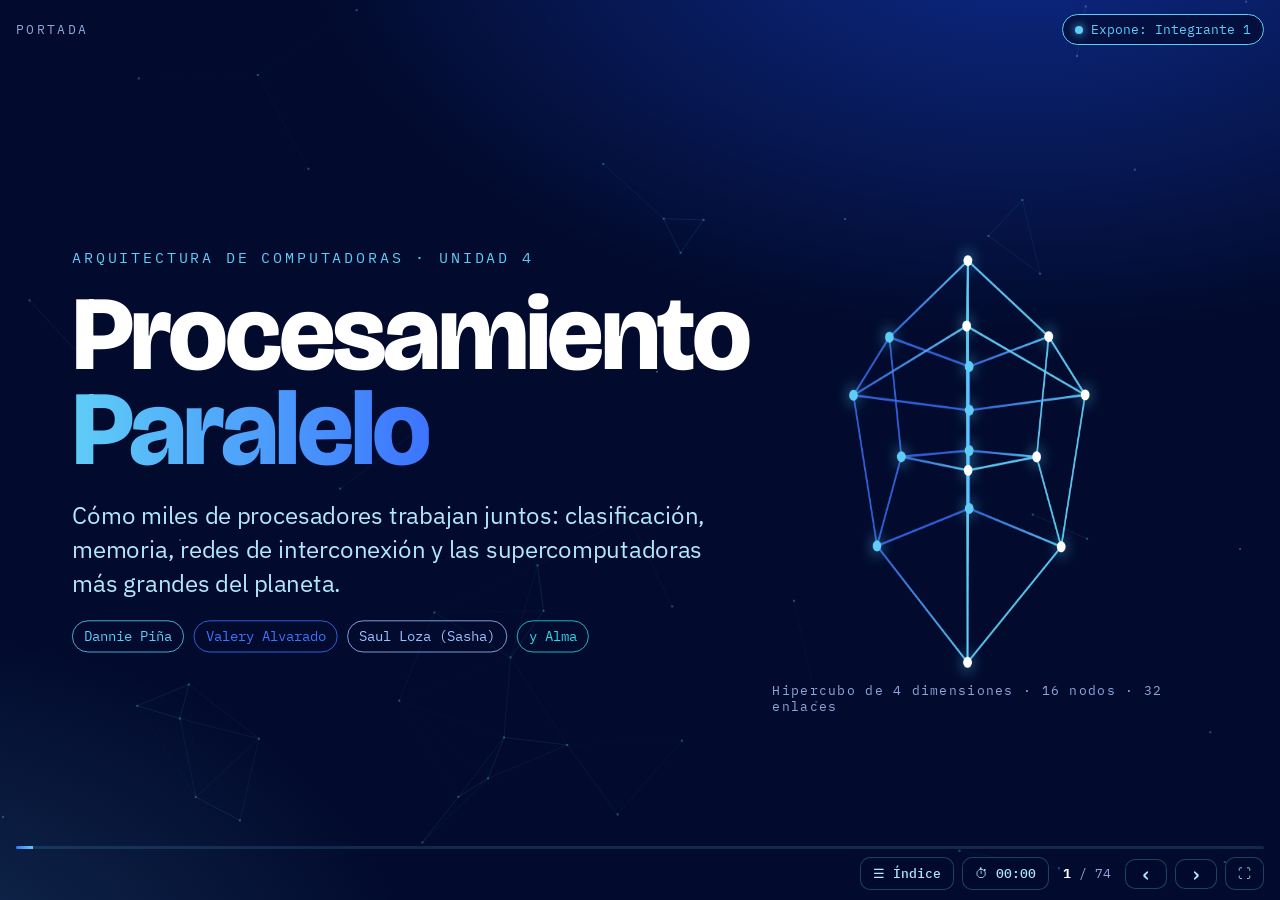
<file: documentos/presentaciones/Unidad_4_Procesamiento_Paralelo.html>
<!DOCTYPE html>
<html lang="es">
<head>
<meta charset="utf-8">
<meta name="viewport" content="width=device-width, initial-scale=1, viewport-fit=cover">
<title>Procesamiento Paralelo · Unidad 4</title>
<meta name="claude:viewport-fit-sides" content="cover">
<link rel="preconnect" href="https://fonts.googleapis.com">
<link rel="stylesheet" href="https://fonts.googleapis.com/css2?family=Bricolage+Grotesque:opsz,wght@12..96,400;12..96,600;12..96,800&family=IBM+Plex+Sans:wght@400;500;600&family=IBM+Plex+Mono:wght@400;600&display=swap">
<style>/* Layout: 1600x900 stage scaled to fit; deep royal-navy ground, celeste signal lines like a backplane */
:root{
  --ink:#020b2e; --deep:#06184f; --royal:#1745d8; --royal2:#3d74ff; --sky:#5fcdf7; --sky2:#b3e8fc;
  --paper:#eaf6ff; --muted:#8ea7da; --line:rgba(95,205,247,.28); --glass:rgba(23,69,216,.16);
  --w1:#5fcdf7; --w2:#3d74ff; --w3:#9cc2ff; --w4:#2fd9e8;
  --display:'Bricolage Grotesque','Segoe UI',system-ui,sans-serif;
  --body:'IBM Plex Sans','Segoe UI',system-ui,sans-serif;
  --mono:'IBM Plex Mono',ui-monospace,Consolas,monospace;
  color-scheme:dark;
}
html,body{height:100%;margin:0;background:var(--ink);color:var(--paper);overflow:hidden;font-family:var(--body)}
body{background:radial-gradient(1200px 700px at 80% -10%,rgba(23,69,216,.55),transparent 60%),radial-gradient(900px 600px at -10% 110%,rgba(95,205,247,.18),transparent 60%),var(--ink)}
#bg{position:fixed;inset:0;width:100%;height:100%;z-index:0}
#viewport{position:fixed;inset:0;z-index:1}
#stage{position:absolute;left:50%;top:50%;width:1600px;height:900px;transform:translate(-50%,-50%) scale(var(--s,.5));transform-origin:center}

.slide{position:absolute;inset:0;opacity:0;visibility:hidden;transform:translateX(70px) scale(.985);filter:blur(6px);
  transition:opacity .6s ease,transform .7s cubic-bezier(.2,.8,.2,1),filter .6s ease,visibility 0s linear .7s}
.slide.past{transform:translateX(-70px) scale(.985)}
.slide.active{opacity:1;visibility:visible;transform:none;filter:none;transition:opacity .6s ease,transform .7s cubic-bezier(.2,.8,.2,1),filter .6s ease,visibility 0s}
.slide.active .r{animation:rise .75s cubic-bezier(.2,.8,.2,1) both;animation-delay:calc(var(--i,0)*85ms + 120ms)}
@keyframes rise{from{opacity:0;transform:translateY(26px)}to{opacity:1;transform:none}}

.sl{position:absolute;inset:92px 80px 90px;display:flex;flex-direction:column;gap:26px}
.eyebrow{font-family:var(--mono);font-size:19px;letter-spacing:.2em;text-transform:uppercase;color:var(--sky)}
h1,h2,h3{margin:0;text-wrap:balance}
h2{font-family:var(--display);font-weight:800;font-size:68px;line-height:1.02;letter-spacing:-.01em;
  background:linear-gradient(100deg,#fff 0%,var(--sky2) 55%,var(--sky) 100%);-webkit-background-clip:text;background-clip:text;color:transparent}
h3{font-family:var(--display);font-weight:700;font-size:31px;color:var(--sky2);margin-bottom:10px}
.lead{font-size:30px;line-height:1.4;color:var(--sky2);max-width:1250px;margin:0}
p{margin:0 0 10px;font-size:25px;line-height:1.45}
.small{font-size:18px;color:var(--muted)}
.note{font-size:23px;color:var(--muted);border-left:3px solid var(--sky);padding-left:16px;margin:0}
.m{font-family:var(--mono);color:var(--sky);background:rgba(95,205,247,.1);padding:1px 7px;border-radius:6px}
b{color:#fff}
.ci{color:var(--royal2)} .cd{color:var(--sky)}

ul.b{list-style:none;margin:0;padding:0;display:flex;flex-direction:column;gap:12px}
ul.b li{position:relative;padding-left:30px;font-size:27px;line-height:1.4}
ul.b li::before{content:"";position:absolute;left:4px;top:.55em;width:10px;height:10px;background:var(--sky);transform:rotate(45deg);box-shadow:0 0 12px var(--sky)}
.card ul.b li{font-size:24px}
ul.refs li{font-size:21px}

.grid2{display:grid;grid-template-columns:1fr 1fr;gap:28px;min-height:0}
.grid3{display:grid;grid-template-columns:repeat(3,1fr);gap:22px;min-height:0}
.card{background:linear-gradient(160deg,rgba(61,116,255,.2),rgba(6,24,79,.55));border:1px solid var(--line);border-radius:20px;padding:22px 26px;min-width:0;
  box-shadow:inset 0 1px 0 rgba(179,232,252,.12)}
.card p{font-size:23px}
.card.good{border-color:rgba(47,217,232,.5)} .card.good h3{color:var(--w4)}
.card.warn{border-color:rgba(156,194,255,.5)} .card.warn h3{color:var(--w3)}
.card .dg{margin:0 auto 10px;display:block}
.split{display:grid;grid-template-columns:1fr 1fr;gap:44px;align-items:center;flex:1;min-height:0}
.split.wide-vis{grid-template-columns:1.35fr .9fr}
.col-txt{display:flex;flex-direction:column;gap:14px;min-width:0}
.col-vis{display:flex;justify-content:center;align-items:center;min-width:0}
.vis-wide{display:flex;justify-content:center;flex:1;min-height:0}
.vis-wide .dg{max-height:430px}

.formula{font-family:var(--mono);font-size:34px;color:#fff;padding:14px 20px;border-radius:14px;margin-bottom:12px;text-align:center;
  background:linear-gradient(90deg,rgba(23,69,216,.55),rgba(95,205,247,.25));border:1px solid var(--line)}
.code{font-family:var(--mono);font-size:21px;line-height:1.6;background:#010720;border:1px solid var(--line);border-radius:14px;padding:16px 20px;color:var(--sky2)}
.code.big{font-size:20px}
.code .k{color:var(--muted)} .code b{color:var(--sky)}

table.t{border-collapse:collapse;width:100%;font-size:20px}
table.t th,table.t td{padding:10px 14px;text-align:left;border-bottom:1px solid var(--line)}
table.t th{font-family:var(--mono);font-size:16px;letter-spacing:.08em;text-transform:uppercase;color:var(--sky)}
table.t.big{font-size:25px}
table.t tr:hover td{background:rgba(95,205,247,.07)}

/* svg */
.dg{width:100%;height:auto;max-width:100%;overflow:visible}
.dg.mini{max-width:420px}
.col-vis .dg.mini{max-width:560px}
.bx{fill:#0a2270;stroke:var(--royal2);stroke-width:2}
.bx.hi{fill:#1745d8;stroke:var(--sky)}
.bx.soft{fill:rgba(23,69,216,.12);stroke:var(--line);stroke-dasharray:5 5}
.tl{fill:#fff;font-family:var(--display);font-weight:600}
.tl.big{font-weight:800}
.tl.dark{fill:#021040;font-weight:700}
.ts{fill:var(--muted);font-family:var(--body)}
.mono{fill:var(--sky2);font-family:var(--mono)}
.lab{font-family:var(--mono);font-weight:600}
.lab.c1{fill:var(--sky)} .lab.c2{fill:var(--royal2)} .lab.c3{fill:var(--w3)} .lab.c4{fill:#fff}
.ln{stroke:var(--royal2);stroke-width:3;fill:none}
.ln.i{stroke:var(--royal2)} .ln.d{stroke:var(--sky)}
.ln.t{stroke:rgba(95,205,247,.55);stroke-width:2.5}
.ln.wrap{stroke-dasharray:4 5;stroke:rgba(95,205,247,.45)}
.ln.wire{stroke:rgba(95,205,247,.4);stroke-width:2}
.ln.fat{stroke:rgba(61,116,255,.75);stroke-linecap:round}
.flow{stroke-dasharray:7 9;animation:flow 1.1s linear infinite}
@keyframes flow{to{stroke-dashoffset:-32}}
.bus{stroke:var(--sky);stroke-width:8;stroke-linecap:round}
.busbar{fill:var(--sky)}
.pk{fill:#fff;filter:drop-shadow(0 0 6px var(--sky)) drop-shadow(0 0 12px var(--sky))}
.pk.alt{fill:var(--sky)}
.pk.env{fill:#fff}
.hl{stroke:var(--sky);stroke-width:5;fill:none;stroke-linecap:round;stroke-linejoin:round;filter:drop-shadow(0 0 6px rgba(95,205,247,.8))}
.hl.thin{stroke-width:3.5}
.sw{fill:#0a2270;stroke:var(--royal2);stroke-width:2}
.sw.on{fill:var(--sky);stroke:#fff}
.node{fill:#1745d8;stroke:var(--sky);stroke-width:2.5}
.ring{fill:none;stroke-width:3}
.ring.c1{stroke:var(--sky)} .ring.c2{stroke:var(--royal2)}
.grid{stroke:rgba(142,167,218,.18);stroke-width:1}
.orbit{fill:none;stroke:var(--line);stroke-width:3;stroke-dasharray:4 8}
.dot{fill:var(--sky)}
.curve{fill:none;stroke-width:4;stroke-linecap:round}
.curve.c1{stroke:var(--sky)} .curve.c2{stroke:var(--royal2)} .curve.c3{stroke:var(--w3)} .curve.c4{stroke:#fff}
.draw{stroke-dasharray:1;stroke-dashoffset:0}
.slide.active .draw{animation:draw 1.8s ease both}
@keyframes draw{from{stroke-dashoffset:1}to{stroke-dashoffset:0}}
.pyr{fill:var(--sky);stroke:var(--ink);stroke-width:2}
.slide.active .pyr{animation:fadein .6s ease both}
@keyframes fadein{from{opacity:0}to{opacity:1}}
.mc{fill:#0a2270;stroke:var(--royal2);stroke-width:1.5}
.mc.on{fill:var(--sky)}
.slide.active .mc.on{animation:blink 2.4s ease-in-out infinite;animation-delay:calc(var(--d)*80ms)}
@keyframes blink{50%{fill:#fff}}

/* hero */
.hero{position:absolute;inset:0;display:grid;grid-template-columns:1.1fr .9fr;align-items:center;gap:30px;padding:0 90px}
.hero-txt{display:flex;flex-direction:column;gap:26px}
.hero-title{font-family:var(--display);font-weight:800;font-size:132px;line-height:.9;letter-spacing:-.03em;color:#fff}
.hero-title span{background:linear-gradient(90deg,var(--sky),var(--royal2),var(--sky));background-size:200% auto;-webkit-background-clip:text;background-clip:text;color:transparent;animation:shine 5s linear infinite}
@keyframes shine{to{background-position:200% center}}
.hero-vis{position:relative;display:flex;flex-direction:column;align-items:center}
.hero-vis canvas{width:620px;height:620px;max-width:100%}
.hv-cap{font-family:var(--mono);font-size:16px;color:var(--muted);letter-spacing:.1em}
.team{display:flex;flex-wrap:wrap;gap:12px}
.who-chip{font-family:var(--mono);font-size:17px;padding:8px 14px;border-radius:999px;border:1px solid currentColor}
.w1{color:var(--w1)} .w2{color:var(--w2)} .w3{color:var(--w3)} .w4{color:var(--w4)}

/* divider */
.div-wrap{position:absolute;inset:0;display:flex;align-items:center;gap:60px;padding:0 110px}
.div-num{font-family:var(--display);font-weight:800;font-size:300px;line-height:.8;letter-spacing:-.05em;color:transparent;-webkit-text-stroke:3px var(--sky);
  background:linear-gradient(100deg,transparent 40%,rgba(95,205,247,.85) 50%,transparent 60%);background-size:250% 100%;-webkit-background-clip:text;background-clip:text;animation:sweep 3.5s ease-in-out infinite}
@keyframes sweep{from{background-position:120% 0}to{background-position:-20% 0}}
.div-txt{display:flex;flex-direction:column;gap:20px;max-width:760px}
.div-title{font-family:var(--display);font-weight:800;font-size:72px;line-height:1;color:#fff}
.break{position:absolute;inset:0;display:flex;flex-direction:column;align-items:center;justify-content:center;gap:22px;text-align:center}
.countdown{font-family:var(--mono);font-size:180px;font-weight:600;color:var(--sky);text-shadow:0 0 40px rgba(95,205,247,.5);font-variant-numeric:tabular-nums}
.btn{font:600 22px var(--body);color:var(--ink);background:var(--sky);border:0;border-radius:999px;padding:14px 30px;cursor:pointer}
.btn:focus-visible,button:focus-visible{outline:3px solid #fff;outline-offset:3px}

/* agenda */
.agenda{display:grid;grid-template-columns:repeat(2,1fr);gap:22px}
.ag{display:grid;grid-template-columns:auto 1fr;grid-template-rows:auto auto;column-gap:22px;padding:24px 28px;border-radius:20px;background:var(--glass);border:1px solid var(--line);border-top:4px solid currentColor}
.ag b{grid-row:span 2;font-family:var(--display);font-size:54px;color:currentColor;line-height:1}
.ag span{font-size:27px;color:var(--paper)}
.ag em{font-style:normal;font-family:var(--mono);font-size:16px;color:currentColor}

.defbox{background:linear-gradient(120deg,rgba(23,69,216,.5),rgba(95,205,247,.15));border:1px solid var(--line);border-radius:22px;padding:30px 36px}
.defbox p{font-size:30px;line-height:1.4;margin:0}
.steps{display:flex;align-items:center;gap:14px}
.stp{flex:1;display:flex;flex-direction:column;gap:6px;padding:20px;border-radius:18px;background:var(--glass);border:1px solid var(--line)}
.stp b{font-family:var(--display);font-size:40px;color:var(--sky)}
.stp span{font-size:24px}
.arrow{font-size:40px;color:var(--sky)}

.levels{display:grid;grid-template-columns:repeat(4,1fr);gap:18px;align-items:end}
.lv{padding:22px;border-radius:18px;background:var(--glass);border:1px solid var(--line);border-bottom:6px solid var(--sky)}
.lv:nth-child(1){min-height:230px}.lv:nth-child(2){min-height:280px}.lv:nth-child(3){min-height:330px}.lv:nth-child(4){min-height:380px;border-bottom-color:var(--royal2)}
.lv b{display:block;font-family:var(--display);font-size:30px;margin-bottom:10px;color:var(--sky2)}
.lv p{font-size:23px}

/* timeline */
.tl-row{display:grid;grid-template-columns:110px 1fr;align-items:center;gap:12px;margin:12px 0}
.tl-row span{font-family:var(--mono);font-size:16px;color:var(--muted)}
.tl-track{position:relative;height:34px;border-radius:8px;background:rgba(2,11,46,.6);border:1px solid var(--line);overflow:hidden}
.seg{position:absolute;top:4px;bottom:4px;border-radius:5px}
.seg.a{background:var(--sky)} .seg.b{background:var(--royal2)}
.slide.active .seg{animation:grow .5s ease both;transform-origin:left}
@keyframes grow{from{transform:scaleX(0)}}

/* flynn */
.flynn{display:grid;grid-template-columns:repeat(4,1fr);gap:18px;flex:1;min-height:0}
.fl{display:flex;flex-direction:column;gap:10px;padding:18px;border-radius:20px;background:var(--glass);border:1px solid var(--line);min-width:0}
.fh b{display:block;font-family:var(--display);font-size:46px;color:#fff}
.fh span{font-family:var(--mono);font-size:15px;color:var(--sky)}
.fl p{font-size:22px;color:var(--sky2)}

/* tree */
.tree{display:flex;flex-direction:column;align-items:center;gap:24px}
.tn{padding:12px 20px;border-radius:14px;background:#0a2270;border:2px solid var(--royal2);font-family:var(--display);font-weight:700;font-size:24px;text-align:center}
.tn small{font-family:var(--body);font-weight:400;font-size:16px;color:var(--muted)}
.tn.root,.tn.hi{background:var(--royal);border-color:var(--sky)}
.tk{display:grid;grid-template-columns:1fr 1fr 1fr 2.6fr;gap:20px;width:100%;position:relative;padding-top:20px;border-top:2px dashed var(--line)}
.tk2{display:grid;grid-template-columns:1fr 1fr;gap:16px;margin-top:20px;padding-top:16px;border-top:2px dashed var(--line)}
.tcol{display:flex;flex-direction:column;align-items:center;gap:10px}
.tl2{font-family:var(--mono);font-size:16px;color:var(--sky);text-align:center}

/* pipeline */
.pipe table{border-collapse:separate;border-spacing:6px;margin:0 auto}
.pipe th{font-family:var(--mono);font-size:16px;color:var(--muted);font-weight:400;padding:0 8px}
.pipe td{width:110px;height:52px}
.st{display:inline-flex;align-items:center;justify-content:center;font-family:var(--mono);font-weight:600;font-size:18px;border-radius:10px;padding:6px 12px;color:var(--ink)}
.pipe .st{width:100%;height:100%;box-sizing:border-box}
.slide.active .pipe .st{animation:pop .4s cubic-bezier(.3,1.5,.5,1) both;animation-delay:calc(var(--d)*180ms + 300ms)}
@keyframes pop{from{opacity:0;transform:scale(.4)}}
.st0{background:#b3e8fc}.st1{background:#5fcdf7}.st2{background:#3d74ff;color:#fff}.st3{background:#1745d8;color:#fff}.st4{background:#9cc2ff}
.legend{display:flex;gap:12px;align-items:center;flex-wrap:wrap;font-size:19px;color:var(--muted)}

/* interleave */
.ilv{display:grid;grid-template-columns:repeat(4,1fr);gap:14px;width:100%}
.mod{display:flex;flex-direction:column;gap:10px;padding:14px;border-radius:16px;background:var(--glass);border:1px solid var(--line)}
.mh{font-family:var(--mono);font-size:16px;color:var(--sky);text-align:center}
.cell{font-family:var(--mono);font-size:28px;text-align:center;padding:12px 0;border-radius:10px;background:#0a2270;border:1px solid var(--royal2)}
.slide.active .cell{animation:lit 6.4s linear infinite;animation-delay:calc(var(--d)*400ms)}
@keyframes lit{0%,6%{background:var(--sky);color:var(--ink)}12%,100%{background:#0a2270;color:var(--paper)}}

/* story & mesi */
.story{display:grid;grid-template-columns:repeat(3,1fr);gap:18px}
.sc{display:flex;gap:16px;align-items:flex-start;padding:20px;border-radius:18px;background:var(--glass);border:1px solid var(--line)}
.sc b{font-family:var(--display);font-size:40px;color:var(--sky);line-height:1}
.sc.bad{border-color:#9cc2ff;background:rgba(61,116,255,.3)}
.mesi{display:grid;grid-template-columns:repeat(4,1fr);gap:18px}
.ms{padding:18px;border-radius:18px;background:var(--glass);border:1px solid var(--line);display:flex;flex-direction:column;gap:4px}
.ms b{font-family:var(--display);font-size:56px;line-height:1}
.ms span{font-family:var(--mono);font-size:16px;letter-spacing:.1em;text-transform:uppercase}
.ms p{font-size:21px;margin-top:6px}
.m1{color:var(--sky)} .m2{color:var(--royal2)} .m3{color:var(--w3)} .m4{color:var(--muted)}
.ms p{color:var(--paper)}

.fam{display:flex;flex-direction:column;gap:20px;width:100%}
.fm{padding:30px;border-radius:20px;background:linear-gradient(120deg,rgba(23,69,216,.5),rgba(95,205,247,.12));border:1px solid var(--line)}
.fm b{display:block;font-family:var(--display);font-size:36px;margin-bottom:8px}
.fm span{font-family:var(--mono);font-size:19px;color:var(--sky)}

.sw-row{display:grid;grid-template-columns:repeat(4,1fr);gap:18px}
.sw-card{padding:14px;border-radius:16px;background:var(--glass);border:1px solid var(--line);text-align:center}
.cap{font-family:var(--mono);font-size:16px;color:var(--sky)}

/* topologies */
.topos{display:grid;grid-template-columns:repeat(4,1fr);gap:18px;flex:1}
.tp{display:flex;flex-direction:column;gap:6px;padding:16px;border-radius:18px;background:var(--glass);border:1px solid var(--line);min-width:0}
.tp b{font-family:var(--display);font-size:24px}
.tp span{font-family:var(--mono);font-size:15px;color:var(--sky)}
.topo .node{transform-box:fill-box;transform-origin:center}
.slide.active .topo .node{animation:pop .5s cubic-bezier(.3,1.5,.5,1) both}
.tp-inline .dg{max-width:300px}
.hc{display:grid;grid-template-columns:1fr 1fr;gap:10px;align-items:center}
.hc canvas{width:100%;max-width:420px;height:auto}

/* calc */
.calc{display:grid;grid-template-columns:1fr 1fr;gap:26px 40px;padding:30px 36px;border-radius:24px;background:var(--glass);border:1px solid var(--line)}
.ctrl{display:flex;flex-direction:column;gap:12px}
.ctrl label{font-size:24px}
.ctrl b{font-family:var(--mono);color:var(--sky)}
input[type=range]{width:100%;accent-color:var(--sky);height:28px}
.out{grid-column:1/-1;display:grid;grid-template-columns:repeat(3,1fr);gap:20px}
.out div{padding:18px 22px;border-radius:18px;background:#010720;border:1px solid var(--line)}
.out span{display:block;font-family:var(--mono);font-size:15px;letter-spacing:.12em;text-transform:uppercase;color:var(--muted)}
.out b{font-family:var(--display);font-size:60px;color:#fff;font-variant-numeric:tabular-nums}
.meter{grid-column:1/-1;height:18px;border-radius:999px;background:#010720;border:1px solid var(--line);overflow:hidden}
.meter div{height:100%;width:40%;background:linear-gradient(90deg,var(--royal2),var(--sky));transition:width .4s ease}

/* cpu gpu */
.cg{display:grid;grid-template-columns:1fr 1.3fr;gap:36px;flex:1;min-height:0}
.cpu,.gpu{padding:20px;border-radius:20px;background:var(--glass);border:1px solid var(--line)}
.cores{display:grid;grid-template-columns:repeat(4,1fr);gap:10px}
.core{font-family:var(--mono);font-size:15px;text-align:center;padding:30px 0;border-radius:10px;background:var(--royal);border:1px solid var(--sky)}
.cache{margin-top:12px;padding:30px 10px;text-align:center;border-radius:10px;background:#0a2270;border:1px dashed var(--royal2);font-family:var(--mono);font-size:16px;color:var(--sky2)}
.sms{display:grid;grid-template-columns:repeat(32,1fr);gap:3px}
.sms i{aspect-ratio:1;border-radius:2px;background:#0a2270}
.slide.active .sms i{animation:wave 2.4s ease-in-out infinite;animation-delay:calc(var(--d)*45ms)}
@keyframes wave{0%,100%{background:#0a2270}30%{background:var(--sky)}}

/* top500 */
.bars{display:flex;flex-direction:column;gap:14px}
.bar-row{display:grid;grid-template-columns:420px 1fr;gap:20px;align-items:center}
.bn b{display:block;font-family:var(--display);font-size:26px}
.bn span{font-family:var(--mono);font-size:14px;color:var(--muted)}
.bt{position:relative;height:46px;border-radius:12px;background:rgba(1,7,32,.7);border:1px solid var(--line);overflow:hidden}
.bf{position:absolute;inset:0 auto 0 0;width:var(--w);background:linear-gradient(90deg,var(--royal),var(--sky));border-radius:12px}
.slide.active .bf{animation:growbar 1.4s cubic-bezier(.2,.8,.2,1) both;animation-delay:calc(var(--d)*150ms + 300ms)}
@keyframes growbar{from{width:0}}
.bt em{position:absolute;left:16px;top:50%;transform:translateY(-50%);font-style:normal;font-family:var(--mono);font-weight:600;font-size:19px;color:#fff;text-shadow:0 1px 4px #000}

/* quiz */
.quiz{display:grid;grid-template-columns:1fr 1fr;gap:16px}
.qz{border-radius:18px;background:var(--glass);border:1px solid var(--line);overflow:hidden}
.qa{all:unset;box-sizing:border-box;display:flex;gap:16px;align-items:center;width:100%;padding:20px 24px;cursor:pointer;font-size:25px;line-height:1.35}
.qa b{font-family:var(--display);font-size:34px;color:var(--sky);min-width:30px}
.qa:hover{background:rgba(95,205,247,.08)}
.ans{margin:0;padding:0 24px 20px 70px;font-size:25px;color:var(--sky);font-weight:600}

/* HUD */
.hud-top{position:fixed;top:0;left:0;right:0;z-index:5;display:flex;justify-content:space-between;align-items:center;gap:12px;
  padding:14px max(16px,env(safe-area-inset-right,0px)) 0 max(16px,env(safe-area-inset-left,0px));padding-top:calc(14px + env(safe-area-inset-top,0px));pointer-events:none}
.sec-label{font-family:var(--mono);font-size:13px;letter-spacing:.18em;text-transform:uppercase;color:var(--muted)}
.who-now{display:flex;align-items:center;gap:8px;font-family:var(--mono);font-size:13px;padding:6px 12px;border-radius:999px;background:rgba(2,11,46,.7);border:1px solid currentColor;color:var(--w1);transition:color .4s}
.who-now i{width:8px;height:8px;border-radius:50%;background:currentColor;box-shadow:0 0 10px currentColor}
.hud-bot{position:fixed;left:0;right:0;bottom:0;z-index:5;padding:0 max(16px,env(safe-area-inset-right,0px)) calc(10px + env(safe-area-inset-bottom,0px)) max(16px,env(safe-area-inset-left,0px))}
.prog{height:3px;background:rgba(95,205,247,.15);border-radius:3px;margin-bottom:8px;overflow:hidden}
#hProg{height:100%;width:0;background:linear-gradient(90deg,var(--royal2),var(--sky));transition:width .5s ease}
.ctrls{display:flex;justify-content:flex-end;align-items:center;gap:8px;flex-wrap:wrap}
.ctrls button{font:500 13px var(--mono);color:var(--sky2);background:rgba(2,11,46,.75);border:1px solid var(--line);border-radius:10px;padding:7px 12px;cursor:pointer}
.ctrls button:hover{border-color:var(--sky);color:#fff}
#bPrev,#bNext{font-size:20px;line-height:1;padding:4px 14px}
.count{font-family:var(--mono);font-size:13px;color:var(--muted);font-variant-numeric:tabular-nums;padding:0 6px}
.count b{color:#fff}
#bTimer.on{color:var(--ink);background:var(--sky)}
#idx{position:fixed;z-index:6;top:0;right:0;bottom:0;width:min(380px,100%);background:rgba(2,11,46,.96);border-left:1px solid var(--line);
  padding:calc(16px + env(safe-area-inset-top,0px)) max(16px,env(safe-area-inset-right,0px)) 16px 16px;overflow:auto;box-sizing:border-box}
.idx-h{display:flex;justify-content:space-between;align-items:center;font-family:var(--display);font-size:22px;margin-bottom:10px}
.idx-h button{all:unset;cursor:pointer;font-size:20px;padding:4px 8px}
#idxList{margin:0;padding-left:28px;display:flex;flex-direction:column;gap:2px}
#idxList li{font-size:14px;color:var(--muted);font-family:var(--mono)}
#idxList a{display:block;padding:6px 8px;border-radius:8px;color:var(--paper);text-decoration:none;font-family:var(--body);font-size:15px}
#idxList a:hover,#idxList li.cur a{background:rgba(95,205,247,.12);color:var(--sky)}

@media (prefers-reduced-motion:reduce){
  *,*::before,*::after{animation-duration:.001ms!important;animation-iteration-count:1!important;transition-duration:.001ms!important}
}
.col-vis .dg{max-height:600px}
.sw-card .dg{max-width:200px;margin:0 auto;display:block}
.col-vis .dg{max-height:600px}
.sw-card .dg{max-width:200px;margin:0 auto;display:block}
</style>

</head>
<body>
<canvas id="bg" aria-hidden="true"></canvas>
<div id="viewport"><div id="stage">
<section class="slide hero-slide" data-who="P1" data-sec="Portada" data-title="Portada" aria-label="Diapositiva 1">
<div class="hero">
  <div class="hero-txt">
    <div class="eyebrow r">Arquitectura de Computadoras · Unidad 4</div>
    <h1 class="hero-title r">Procesamiento<br><span>Paralelo</span></h1>
    <p class="lead r">Cómo miles de procesadores trabajan juntos: clasificación, memoria, redes de interconexión y las supercomputadoras más grandes del planeta.</p>
    <div class="team r"><span class="who-chip w1">Dannie Piña</span><span class="who-chip w2">Valery Alvarado</span><span class="who-chip w3">Saul Loza (Sasha)</span><span class="who-chip w4">y Alma</span></div>
  </div>
  <div class="hero-vis r"><canvas class="tess" width="640" height="640"></canvas><div class="hv-cap">Hipercubo de 4 dimensiones · 16 nodos · 32 enlaces</div></div>
</div></section>
<section class="slide " data-who="P1" data-sec="Agenda" data-title="Agenda" aria-label="Diapositiva 2"><div class="sl "><div class="eyebrow r">Ruta de hoy · ≈ 3 horas</div><h2 class="r">Agenda de la exposición</h2>
<div class="agenda">
 <div class="ag r w1"><b>4.1</b><span>Aspectos básicos de la computación paralela</span><em>Alma</em></div>
 <div class="ag r w2"><b>4.2</b><span>Tipos y clasificación · arquitectura secuencial</span><em>Sasha</em></div>
 <div class="ag r w3"><b>4.2.3 · 4.3</b><span>Memoria: direcciones, multiprocesadores y redes dinámicas</span><em>Valery</em></div>
 <div class="ag r w4"><b>4.4 · 4.5</b><span>Multicomputadores, redes estáticas y casos de estudio</span><em>Dannie</em></div>
</div>
<p class="note r">Incluye dos actividades interactivas, un receso de 10 minutos y un quiz final.</p></div></section>
<section class="slide " data-who="P1" data-sec="Motivación" data-title="¿Por qué paralelismo?" aria-label="Diapositiva 3"><div class="sl "><div class="eyebrow r">Motivación</div><h2 class="r">Un solo núcleo ya no alcanza</h2><div class="grid2"><div class="card r "><h3>El muro de la potencia</h3><ul class="b"><li class="r">Hasta ~2005 los procesadores ganaban velocidad subiendo la frecuencia de reloj.</li><li class="r">La potencia dinámica crece como <span class='m'>P ≈ C · V² · f</span>: más GHz = más calor.</li><li class="r">Los chips llegaron al límite térmico (~100 W por cm²).</li><li class="r">La industria cambió de estrategia: más núcleos en lugar de núcleos más rápidos.</li></ul></div><div class="card r "><h3>La ley de Moore sigue (más o menos)</h3><ul class="b"><li class="r">El número de transistores se ha duplicado aprox. cada 2 años.</li><li class="r">Esos transistores extra se usan para <b>más núcleos</b>, cachés y aceleradores.</li><li class="r">Hoy un teléfono tiene 8 núcleos y una GPU con cientos de unidades.</li><li class="r">Conclusión: el software debe ser paralelo para aprovechar el hardware.</li></ul></div></div></div></section>
<section class="slide " data-who="P1" data-sec="4.1" data-title="Definición" aria-label="Diapositiva 4"><div class="sl "><div class="eyebrow r">4.1 · Aspectos básicos</div><h2 class="r">¿Qué es la computación paralela?</h2>
<div class="defbox r"><p>Es el uso <b>simultáneo</b> de múltiples recursos de cómputo para resolver un problema: el problema se divide en partes que se ejecutan <b>al mismo tiempo</b> en distintos procesadores, coordinadas por un mecanismo de control.</p></div>
<div class="steps">
 <div class="stp r"><b>1</b><span>Problema grande</span></div><div class="arrow r">→</div>
 <div class="stp r"><b>2</b><span>Se divide en tareas</span></div><div class="arrow r">→</div>
 <div class="stp r"><b>3</b><span>Cada tarea en un procesador</span></div><div class="arrow r">→</div>
 <div class="stp r"><b>4</b><span>Se combinan resultados</span></div>
</div>
<p class="note r">Ejemplo cotidiano: 4 personas calificando 200 exámenes terminan casi 4 veces más rápido que una sola… si se reparten bien el trabajo.</p></div></section>
<section class="slide " data-who="P1" data-sec="4.1" data-title="Conceptos clave" aria-label="Diapositiva 5"><div class="sl "><div class="eyebrow r">4.1 · Vocabulario</div><h2 class="r">Conceptos clave</h2><div class="grid3"><div class="card r "><h3>Tarea</h3><p>Unidad lógica de trabajo que puede ejecutarse en un procesador.</p></div><div class="card r "><h3>Granularidad</h3><p>Relación cómputo/comunicación. <b>Fina</b>: muchas tareas pequeñas. <b>Gruesa</b>: pocas tareas grandes.</p></div><div class="card r "><h3>Comunicación</h3><p>Intercambio de datos entre tareas: por memoria compartida o por mensajes.</p></div><div class="card r "><h3>Sincronización</h3><p>Coordinar el orden de las tareas: candados (locks), semáforos, barreras.</p></div><div class="card r "><h3>Balanceo de carga</h3><p>Repartir el trabajo para que ningún procesador quede ocioso.</p></div><div class="card r "><h3>Escalabilidad</h3><p>Capacidad de mejorar el rendimiento al agregar más procesadores.</p></div></div></div></section>
<section class="slide " data-who="P1" data-sec="4.1" data-title="Concurrencia vs paralelismo" aria-label="Diapositiva 6"><div class="sl "><div class="eyebrow r">4.1 · No son lo mismo</div><h2 class="r">Concurrencia vs. paralelismo</h2><div class="grid2"><div class="card r"><h3>Concurrencia</h3><p>Varias tareas avanzan intercalándose en el tiempo. Parecen simultáneas.</p><div class="tl-row"><span>1 núcleo</span><div class="tl-track"><i class="seg a" style="left:0%;width:15%"></i><i class="seg b" style="left:15%;width:15%"></i><i class="seg a" style="left:30%;width:15%"></i><i class="seg b" style="left:45%;width:15%"></i><i class="seg a" style="left:60%;width:15%"></i><i class="seg b" style="left:75%;width:15%"></i></div></div><p class="small">Tarea A y Tarea B comparten un solo núcleo.</p></div><div class="card r"><h3>Paralelismo</h3><p>Varias tareas se ejecutan literalmente al mismo tiempo en recursos distintos.</p><div class="tl-row"><span>Núcleo 1</span><div class="tl-track"><i class="seg a" style="left:0%;width:45%"></i></div></div><div class="tl-row"><span>Núcleo 2</span><div class="tl-track"><i class="seg b" style="left:0%;width:45%"></i></div></div><p class="small">Terminan en menos de la mitad del tiempo.</p></div></div></div></section>
<section class="slide " data-who="P1" data-sec="4.1" data-title="Medidas de rendimiento" aria-label="Diapositiva 7"><div class="sl "><div class="eyebrow r">4.1 · Métricas</div><h2 class="r">¿Cómo medimos si valió la pena?</h2><div class="grid3"><div class="card r "><h3>Aceleración (Speedup)</h3><div class="formula">S(p) = T₁ / Tₚ</div><p>T₁: tiempo con 1 procesador. Tₚ: tiempo con p procesadores.</p></div><div class="card r "><h3>Eficiencia</h3><div class="formula">E(p) = S(p) / p</div><p>Qué tan bien se aprovecha cada procesador. Ideal = 1 (100 %).</p></div><div class="card r "><h3>Costo</h3><div class="formula">C = p · Tₚ</div><p>Trabajo total invertido. Óptimo si es igual a T₁.</p></div></div><p class="note r">Ejemplo: un programa tarda 120 s en 1 núcleo y 20 s en 8 núcleos → S = 6, E = 0.75 (75 %).</p></div></section>
<section class="slide " data-who="P1" data-sec="4.1" data-title="Ley de Amdahl" aria-label="Diapositiva 8"><div class="sl "><div class="eyebrow r">4.1 · Gene Amdahl, 1967</div><h2 class="r">Ley de Amdahl: el límite del paralelismo</h2><div class="split"><div class="col-txt"><div class="formula r">S(p) = 1 / [ (1 − f) + f / p ]</div><ul class="b"><li class="r"><b>f</b> = fracción del programa que se puede paralelizar.</li><li class="r"><b>1 − f</b> = parte secuencial que nadie puede acelerar.</li><li class="r">Aunque p → ∞, la aceleración máxima es <b>1 / (1 − f)</b>.</li><li class="r">Con f = 95 %, el máximo teórico es <b>20×</b>, aunque tengas 1 millón de núcleos.</li></ul></div><div class="col-vis r"><svg class="dg " viewBox="0 0 820 440" role="img"><line x1="80.0" y1="30" x2="80.0" y2="370" class="grid"/><text x="80.0" y="398" class="ts" font-size="16" text-anchor="middle">1</text><line x1="208.0" y1="30" x2="208.0" y2="370" class="grid"/><text x="208.0" y="398" class="ts" font-size="16" text-anchor="middle">4</text><line x1="336.0" y1="30" x2="336.0" y2="370" class="grid"/><text x="336.0" y="398" class="ts" font-size="16" text-anchor="middle">16</text><line x1="464.0" y1="30" x2="464.0" y2="370" class="grid"/><text x="464.0" y="398" class="ts" font-size="16" text-anchor="middle">64</text><line x1="592.0" y1="30" x2="592.0" y2="370" class="grid"/><text x="592.0" y="398" class="ts" font-size="16" text-anchor="middle">256</text><line x1="720.0" y1="30" x2="720.0" y2="370" class="grid"/><text x="720.0" y="398" class="ts" font-size="16" text-anchor="middle">1024</text><line x1="80" y1="370.0" x2="720" y2="370.0" class="grid"/><text x="66" y="376.0" class="ts" font-size="16" text-anchor="end">0</text><line x1="80" y1="285.0" x2="720" y2="285.0" class="grid"/><text x="66" y="291.0" class="ts" font-size="16" text-anchor="end">5</text><line x1="80" y1="200.0" x2="720" y2="200.0" class="grid"/><text x="66" y="206.0" class="ts" font-size="16" text-anchor="end">10</text><line x1="80" y1="115.0" x2="720" y2="115.0" class="grid"/><text x="66" y="121.0" class="ts" font-size="16" text-anchor="end">15</text><line x1="80" y1="30.0" x2="720" y2="30.0" class="grid"/><text x="66" y="36.0" class="ts" font-size="16" text-anchor="end">20</text><text x="400.0" y="426" class="ts" font-size="17" text-anchor="middle">Número de procesadores (p)</text><text x="22" y="200.0" class="ts" font-size="17" text-anchor="middle" transform="rotate(-90 22 200.0)">Aceleración S(p)</text><path d="M80.0,353.0 L86.4,351.8 L92.8,350.6 L99.2,349.3 L105.6,347.9 L112.0,346.4 L118.4,344.9 L124.8,343.2 L131.2,341.5 L137.6,339.6 L144.0,337.6 L150.4,335.5 L156.8,333.3 L163.2,331.0 L169.6,328.5 L176.0,325.9 L182.4,323.2 L188.8,320.4 L195.2,317.3 L201.6,314.2 L208.0,310.9 L214.4,307.4 L220.8,303.8 L227.2,300.0 L233.6,296.1 L240.0,292.0 L246.4,287.8 L252.8,283.4 L259.2,278.8 L265.6,274.1 L272.0,269.3 L278.4,264.3 L284.8,259.2 L291.2,253.9 L297.6,248.6 L304.0,243.1 L310.4,237.5 L316.8,231.9 L323.2,226.2 L329.6,220.4 L336.0,214.6 L342.4,208.7 L348.8,202.8 L355.2,196.9 L361.6,191.0 L368.0,185.2 L374.4,179.4 L380.8,173.6 L387.2,167.9 L393.6,162.2 L400.0,156.7 L406.4,151.2 L412.8,145.9 L419.2,140.6 L425.6,135.5 L432.0,130.5 L438.4,125.7 L444.8,121.0 L451.2,116.5 L457.6,112.1 L464.0,107.8 L470.4,103.7 L476.8,99.8 L483.2,96.1 L489.6,92.4 L496.0,89.0 L502.4,85.7 L508.8,82.5 L515.2,79.5 L521.6,76.7 L528.0,73.9 L534.4,71.4 L540.8,68.9 L547.2,66.6 L553.6,64.4 L560.0,62.3 L566.4,60.3 L572.8,58.5 L579.2,56.7 L585.6,55.1 L592.0,53.5 L598.4,52.0 L604.8,50.6 L611.2,49.3 L617.6,48.1 L624.0,47.0 L630.4,45.9 L636.8,44.9 L643.2,43.9 L649.6,43.0 L656.0,42.2 L662.4,41.4 L668.8,40.6 L675.2,39.9 L681.6,39.3 L688.0,38.7 L694.4,38.1 L700.8,37.6 L707.2,37.1 L713.6,36.6 L720.0,36.2" class="curve c1 draw" pathLength="1" style="animation-delay:0.3s"/><text x="730" y="42.19367209971267" class="lab c1" font-size="17" text-anchor="start">f = 95 %</text><path d="M80.0,353.0 L86.4,351.9 L92.8,350.8 L99.2,349.5 L105.6,348.3 L112.0,346.9 L118.4,345.5 L124.8,344.0 L131.2,342.4 L137.6,340.8 L144.0,339.1 L150.4,337.3 L156.8,335.4 L163.2,333.5 L169.6,331.5 L176.0,329.3 L182.4,327.2 L188.8,324.9 L195.2,322.6 L201.6,320.2 L208.0,317.7 L214.4,315.1 L220.8,312.5 L227.2,309.9 L233.6,307.2 L240.0,304.4 L246.4,301.6 L252.8,298.7 L259.2,295.8 L265.6,292.9 L272.0,290.0 L278.4,287.1 L284.8,284.1 L291.2,281.2 L297.6,278.2 L304.0,275.3 L310.4,272.4 L316.8,269.6 L323.2,266.7 L329.6,263.9 L336.0,261.2 L342.4,258.5 L348.8,255.9 L355.2,253.3 L361.6,250.8 L368.0,248.4 L374.4,246.0 L380.8,243.7 L387.2,241.5 L393.6,239.4 L400.0,237.3 L406.4,235.3 L412.8,233.4 L419.2,231.6 L425.6,229.9 L432.0,228.2 L438.4,226.6 L444.8,225.1 L451.2,223.6 L457.6,222.3 L464.0,221.0 L470.4,219.7 L476.8,218.5 L483.2,217.4 L489.6,216.4 L496.0,215.4 L502.4,214.4 L508.8,213.5 L515.2,212.7 L521.6,211.9 L528.0,211.2 L534.4,210.5 L540.8,209.8 L547.2,209.2 L553.6,208.6 L560.0,208.1 L566.4,207.5 L572.8,207.1 L579.2,206.6 L585.6,206.2 L592.0,205.8 L598.4,205.4 L604.8,205.0 L611.2,204.7 L617.6,204.4 L624.0,204.1 L630.4,203.9 L636.8,203.6 L643.2,203.4 L649.6,203.1 L656.0,202.9 L662.4,202.7 L668.8,202.6 L675.2,202.4 L681.6,202.2 L688.0,202.1 L694.4,201.9 L700.8,201.8 L707.2,201.7 L713.6,201.6 L720.0,201.5" class="curve c2 draw" pathLength="1" style="animation-delay:0.6499999999999999s"/><text x="730" y="207.48112294288478" class="lab c2" font-size="17" text-anchor="start">f = 90 %</text><path d="M80.0,353.0 L86.4,352.1 L92.8,351.2 L99.2,350.2 L105.6,349.2 L112.0,348.2 L118.4,347.2 L124.8,346.1 L131.2,345.0 L137.6,343.9 L144.0,342.8 L150.4,341.7 L156.8,340.5 L163.2,339.3 L169.6,338.2 L176.0,337.0 L182.4,335.8 L188.8,334.6 L195.2,333.5 L201.6,332.3 L208.0,331.1 L214.4,330.0 L220.8,328.9 L227.2,327.7 L233.6,326.6 L240.0,325.6 L246.4,324.5 L252.8,323.5 L259.2,322.5 L265.6,321.5 L272.0,320.5 L278.4,319.6 L284.8,318.7 L291.2,317.9 L297.6,317.0 L304.0,316.3 L310.4,315.5 L316.8,314.8 L323.2,314.1 L329.6,313.4 L336.0,312.7 L342.4,312.1 L348.8,311.5 L355.2,311.0 L361.6,310.5 L368.0,310.0 L374.4,309.5 L380.8,309.0 L387.2,308.6 L393.6,308.2 L400.0,307.8 L406.4,307.5 L412.8,307.1 L419.2,306.8 L425.6,306.5 L432.0,306.2 L438.4,306.0 L444.8,305.7 L451.2,305.5 L457.6,305.3 L464.0,305.0 L470.4,304.8 L476.8,304.7 L483.2,304.5 L489.6,304.3 L496.0,304.2 L502.4,304.0 L508.8,303.9 L515.2,303.8 L521.6,303.7 L528.0,303.6 L534.4,303.5 L540.8,303.4 L547.2,303.3 L553.6,303.2 L560.0,303.1 L566.4,303.0 L572.8,303.0 L579.2,302.9 L585.6,302.8 L592.0,302.8 L598.4,302.7 L604.8,302.7 L611.2,302.6 L617.6,302.6 L624.0,302.6 L630.4,302.5 L636.8,302.5 L643.2,302.5 L649.6,302.4 L656.0,302.4 L662.4,302.4 L668.8,302.3 L675.2,302.3 L681.6,302.3 L688.0,302.3 L694.4,302.3 L700.8,302.2 L707.2,302.2 L713.6,302.2 L720.0,302.2" class="curve c3 draw" pathLength="1" style="animation-delay:1.0s"/><text x="730" y="308.1986368062318" class="lab c3" font-size="17" text-anchor="start">f = 75 %</text><path d="M80.0,353.0 L86.4,352.4 L92.8,351.8 L99.2,351.2 L105.6,350.7 L112.0,350.1 L118.4,349.5 L124.8,349.0 L131.2,348.4 L137.6,347.9 L144.0,347.3 L150.4,346.8 L156.8,346.3 L163.2,345.8 L169.6,345.3 L176.0,344.9 L182.4,344.4 L188.8,344.0 L195.2,343.6 L201.6,343.2 L208.0,342.8 L214.4,342.4 L220.8,342.1 L227.2,341.7 L233.6,341.4 L240.0,341.1 L246.4,340.8 L252.8,340.5 L259.2,340.3 L265.6,340.0 L272.0,339.8 L278.4,339.6 L284.8,339.3 L291.2,339.1 L297.6,338.9 L304.0,338.8 L310.4,338.6 L316.8,338.4 L323.2,338.3 L329.6,338.1 L336.0,338.0 L342.4,337.9 L348.8,337.8 L355.2,337.6 L361.6,337.5 L368.0,337.4 L374.4,337.3 L380.8,337.3 L387.2,337.2 L393.6,337.1 L400.0,337.0 L406.4,337.0 L412.8,336.9 L419.2,336.8 L425.6,336.8 L432.0,336.7 L438.4,336.7 L444.8,336.6 L451.2,336.6 L457.6,336.6 L464.0,336.5 L470.4,336.5 L476.8,336.5 L483.2,336.4 L489.6,336.4 L496.0,336.4 L502.4,336.3 L508.8,336.3 L515.2,336.3 L521.6,336.3 L528.0,336.3 L534.4,336.2 L540.8,336.2 L547.2,336.2 L553.6,336.2 L560.0,336.2 L566.4,336.2 L572.8,336.2 L579.2,336.2 L585.6,336.1 L592.0,336.1 L598.4,336.1 L604.8,336.1 L611.2,336.1 L617.6,336.1 L624.0,336.1 L630.4,336.1 L636.8,336.1 L643.2,336.1 L649.6,336.1 L656.0,336.1 L662.4,336.1 L668.8,336.1 L675.2,336.1 L681.6,336.1 L688.0,336.0 L694.4,336.0 L700.8,336.0 L707.2,336.0 L713.6,336.0 L720.0,336.0" class="curve c4 draw" pathLength="1" style="animation-delay:1.3499999999999999s"/><text x="730" y="342.0331707317073" class="lab c4" font-size="17" text-anchor="start">f = 50 %</text></svg></div></div></div></section>
<section class="slide " data-who="P1" data-sec="4.1" data-title="Actividad: Amdahl en vivo" aria-label="Diapositiva 9"><div class="sl "><div class="eyebrow r">Actividad 1 · interactiva</div><h2 class="r">Calculadora de Amdahl en vivo</h2>
<div class="calc r">
 <div class="ctrl"><label for="af">Fracción paralela f: <b id="afv">90 %</b></label><input id="af" type="range" min="0" max="100" value="90"></div>
 <div class="ctrl"><label for="ap">Procesadores p: <b id="apv">16</b></label><input id="ap" type="range" min="0" max="14" value="4"></div>
 <div class="out"><div><span>Aceleración</span><b id="aS">6.40×</b></div><div><span>Eficiencia</span><b id="aE">40 %</b></div><div><span>Máximo posible</span><b id="aM">10×</b></div></div>
 <div class="meter"><div id="aBar"></div></div>
</div>
<p class="note r">Pregunta al grupo: “¿Cuántos núcleos necesito para acelerar 10× un programa que es 90 % paralelo?” (Respuesta: ninguno basta, el límite es 10×.)</p></div></section>
<section class="slide " data-who="P1" data-sec="4.1" data-title="Ley de Gustafson" aria-label="Diapositiva 10"><div class="sl "><div class="eyebrow r">4.1 · John Gustafson, 1988</div><h2 class="r">Ley de Gustafson: crecer el problema</h2><div class="grid2"><div class="card r "><h3>La idea</h3><div class="formula">S(p) = p − α · (p − 1)</div><ul class="b"><li class="r">α = fracción secuencial.</li><li class="r">Amdahl fija el tamaño del problema; Gustafson lo hace crecer con p.</li><li class="r">Con más procesadores resolvemos problemas <b>más grandes</b> en el mismo tiempo.</li></ul></div><div class="card r "><h3>Ejemplo</h3><ul class="b"><li class="r">Simulación del clima: con 10× más nodos no se busca terminar 10× antes…</li><li class="r">…sino usar una malla 10× más fina en el mismo tiempo.</li><li class="r">Con α = 5 % y p = 100 → S ≈ 95. ¡Mucho más optimista que Amdahl!</li><li class="r">Por eso existen supercomputadoras con millones de núcleos.</li></ul></div></div></div></section>
<section class="slide " data-who="P1" data-sec="4.1" data-title="Niveles de paralelismo" aria-label="Diapositiva 11"><div class="sl "><div class="eyebrow r">4.1 · Dónde ocurre</div><h2 class="r">Niveles de paralelismo</h2>
<div class="levels">
 <div class="lv r"><b>Bit</b><p>Aumentar el tamaño de palabra: 8 → 16 → 32 → 64 bits. Se procesan más bits por instrucción.</p></div>
 <div class="lv r"><b>Instrucción (ILP)</b><p>Varias instrucciones a la vez dentro del núcleo: pipeline, superescalar, ejecución fuera de orden.</p></div>
 <div class="lv r"><b>Datos</b><p>La misma operación sobre muchos datos: vectores, SIMD, GPU.</p></div>
 <div class="lv r"><b>Tareas / hilos</b><p>Distintas tareas en distintos núcleos o computadoras: multihilo, clústeres.</p></div>
</div>
<p class="note r">De abajo hacia arriba: cada nivel es más visible para el programador.</p></div></section>
<section class="slide " data-who="P1" data-sec="4.1" data-title="Ventajas y retos" aria-label="Diapositiva 12"><div class="sl "><div class="eyebrow r">4.1 · Balance</div><h2 class="r">Ventajas y retos</h2><div class="grid2"><div class="card r good"><h3>Ventajas</h3><ul class="b"><li class="r">Menor tiempo de respuesta.</li><li class="r">Resolver problemas imposibles para una sola máquina (clima, genómica, IA).</li><li class="r">Mejor relación costo/rendimiento con hardware común.</li><li class="r">Tolerancia a fallos mediante redundancia.</li><li class="r">Uso de recursos distribuidos geográficamente.</li></ul></div><div class="card r warn"><h3>Retos</h3><ul class="b"><li class="r">Programar es más difícil: condiciones de carrera, interbloqueos (deadlock).</li><li class="r">La comunicación entre procesadores cuesta tiempo.</li><li class="r">Balancear la carga no es trivial.</li><li class="r">Depurar es complejo: errores no deterministas.</li><li class="r">La parte secuencial limita (Amdahl).</li></ul></div></div></div></section>
<section class="slide divider" data-who="P2" data-sec="4.2" data-title="Tipos de computación paralela" aria-label="Diapositiva 13"><div class="div-wrap"><div class="div-num r" data-n="4.2">4.2</div><div class="div-txt"><div class="eyebrow r">Unidad 4 · Procesamiento Paralelo</div><h1 class="div-title r">Tipos de computación paralela</h1><p class="lead r">Cómo se clasifican las máquinas paralelas y de dónde vienen: la arquitectura secuencial.</p></div></div></section>
<section class="slide " data-who="P2" data-sec="4.2" data-title="Tipos de computación paralela" aria-label="Diapositiva 14"><div class="sl "><div class="eyebrow r">4.2 · Panorama</div><h2 class="r">Tipos de computación paralela</h2><div class="grid3"><div class="card r "><h3>Multinúcleo</h3><p>Varios núcleos en un mismo chip que comparten memoria. Tu laptop y tu teléfono.</p></div><div class="card r "><h3>Multiprocesador simétrico (SMP)</h3><p>Varios procesadores iguales con una memoria común y un solo sistema operativo.</p></div><div class="card r "><h3>Clúster</h3><p>Computadoras completas unidas por una red rápida que trabajan como un solo sistema.</p></div><div class="card r "><h3>Procesamiento masivamente paralelo (MPP)</h3><p>Miles de nodos con red propietaria muy rápida. Supercomputadoras.</p></div><div class="card r "><h3>Grid y nube</h3><p>Recursos distribuidos en distintos lugares, coordinados por software (BOINC, AWS).</p></div><div class="card r "><h3>Aceleradores</h3><p>GPU, TPU, FPGA: hardware especializado para paralelismo de datos.</p></div></div></div></section>
<section class="slide " data-who="P2" data-sec="4.2.1" data-title="Taxonomía de Flynn" aria-label="Diapositiva 15"><div class="sl "><div class="eyebrow r">4.2.1 · Michael Flynn, 1966</div><h2 class="r">Taxonomía de Flynn</h2><p class="lead r">Clasifica según el número de <b class='ci'>flujos de instrucciones</b> y de <b class='cd'>flujos de datos</b>.</p>
<div class="flynn">
 <div class="fl r"><div class="fh"><b>SISD</b><span>1 instrucción · 1 dato</span></div><svg class="dg mini" viewBox="0 0 300 170" role="img"><line x1="150" y1="12" x2="150" y2="66" class="ln i flow"/><line x1="16" y1="90" x2="118" y2="90" class="ln d flow"/><line x1="182" y1="90" x2="284" y2="90" class="ln d flow"/><rect x="118" y="66" width="64" height="48" rx="10" class="bx hi"/><text x="150.0" y="97.0" class="tl" font-size="20" text-anchor="middle">UP</text></svg><p>Computadora secuencial clásica.</p></div>
 <div class="fl r"><div class="fh"><b>SIMD</b><span>1 instrucción · múltiples datos</span></div><svg class="dg mini" viewBox="0 0 300 170" role="img"><line x1="40" y1="22" x2="262" y2="22" class="ln i"/><rect x="115" y="6" width="72" height="32" rx="10" class="bx"/><text x="151.0" y="27.6" class="tl" font-size="16" text-anchor="middle">UC</text><line x1="49" y1="22" x2="49" y2="74" class="ln i flow"/><rect x="24" y="74" width="50" height="40" rx="10" class="bx hi"/><text x="49.0" y="99.6" class="tl" font-size="16" text-anchor="middle">UP</text><line x1="49" y1="114" x2="49" y2="160" class="ln d flow"/><line x1="117" y1="22" x2="117" y2="74" class="ln i flow"/><rect x="92" y="74" width="50" height="40" rx="10" class="bx hi"/><text x="117.0" y="99.6" class="tl" font-size="16" text-anchor="middle">UP</text><line x1="117" y1="114" x2="117" y2="160" class="ln d flow"/><line x1="185" y1="22" x2="185" y2="74" class="ln i flow"/><rect x="160" y="74" width="50" height="40" rx="10" class="bx hi"/><text x="185.0" y="99.6" class="tl" font-size="16" text-anchor="middle">UP</text><line x1="185" y1="114" x2="185" y2="160" class="ln d flow"/><line x1="253" y1="22" x2="253" y2="74" class="ln i flow"/><rect x="228" y="74" width="50" height="40" rx="10" class="bx hi"/><text x="253.0" y="99.6" class="tl" font-size="16" text-anchor="middle">UP</text><line x1="253" y1="114" x2="253" y2="160" class="ln d flow"/></svg><p>Vectoriales, GPU, AVX.</p></div>
 <div class="fl r"><div class="fh"><b>MISD</b><span>múltiples instrucciones · 1 dato</span></div><svg class="dg mini" viewBox="0 0 300 170" role="img"><line x1="12" y1="96" x2="290" y2="96" class="ln d flow"/><line x1="65" y1="12" x2="65" y2="74" class="ln i flow"/><rect x="40" y="74" width="50" height="44" rx="10" class="bx hi"/><text x="65.0" y="101.6" class="tl" font-size="16" text-anchor="middle">UP</text><line x1="150" y1="12" x2="150" y2="74" class="ln i flow"/><rect x="125" y="74" width="50" height="44" rx="10" class="bx hi"/><text x="150.0" y="101.6" class="tl" font-size="16" text-anchor="middle">UP</text><line x1="235" y1="12" x2="235" y2="74" class="ln i flow"/><rect x="210" y="74" width="50" height="44" rx="10" class="bx hi"/><text x="235.0" y="101.6" class="tl" font-size="16" text-anchor="middle">UP</text></svg><p>Muy raro: tolerancia a fallos.</p></div>
 <div class="fl r"><div class="fh"><b>MIMD</b><span>múltiples instrucciones · múltiples datos</span></div><svg class="dg mini" viewBox="0 0 300 170" role="img"><line x1="65" y1="12" x2="65" y2="66" class="ln i flow"/><rect x="40" y="66" width="50" height="44" rx="10" class="bx hi"/><text x="65.0" y="93.6" class="tl" font-size="16" text-anchor="middle">UP</text><line x1="65" y1="110" x2="65" y2="160" class="ln d flow"/><line x1="150" y1="12" x2="150" y2="66" class="ln i flow"/><rect x="125" y="66" width="50" height="44" rx="10" class="bx hi"/><text x="150.0" y="93.6" class="tl" font-size="16" text-anchor="middle">UP</text><line x1="150" y1="110" x2="150" y2="160" class="ln d flow"/><line x1="235" y1="12" x2="235" y2="66" class="ln i flow"/><rect x="210" y="66" width="50" height="44" rx="10" class="bx hi"/><text x="235.0" y="93.6" class="tl" font-size="16" text-anchor="middle">UP</text><line x1="235" y1="110" x2="235" y2="160" class="ln d flow"/></svg><p>Multinúcleos y clústeres.</p></div>
</div></div></section>
<section class="slide " data-who="P2" data-sec="4.2.1" data-title="SISD" aria-label="Diapositiva 16"><div class="sl "><div class="eyebrow r">4.2.1 · Flynn</div><h2 class="r">SISD · Single Instruction, Single Data</h2><div class="split"><div class="col-txt"><ul class="b"><li class="r">Un solo procesador ejecuta un solo flujo de instrucciones sobre un solo flujo de datos.</li><li class="r">Es la arquitectura de von Neumann tradicional.</li><li class="r">Puede tener paralelismo interno (pipeline), pero el programa se ve secuencial.</li><li class="r">Ejemplos: PC antiguas de un solo núcleo, Intel 8086, microcontroladores sencillos.</li></ul></div><div class="col-vis r"><svg class="dg mini" viewBox="0 0 300 170" role="img"><line x1="150" y1="12" x2="150" y2="66" class="ln i flow"/><line x1="16" y1="90" x2="118" y2="90" class="ln d flow"/><line x1="182" y1="90" x2="284" y2="90" class="ln d flow"/><rect x="118" y="66" width="64" height="48" rx="10" class="bx hi"/><text x="150.0" y="97.0" class="tl" font-size="20" text-anchor="middle">UP</text></svg></div></div></div></section>
<section class="slide " data-who="P2" data-sec="4.2.1" data-title="SIMD" aria-label="Diapositiva 17"><div class="sl "><div class="eyebrow r">4.2.1 · Flynn</div><h2 class="r">SIMD · Single Instruction, Multiple Data</h2><div class="split"><div class="col-txt"><ul class="b"><li class="r">Una unidad de control envía la <b>misma instrucción</b> a muchas unidades de procesamiento.</li><li class="r">Cada unidad trabaja sobre un dato distinto.</li><li class="r">Ideal para imágenes, audio, matrices y vectores.</li><li class="r">Ejemplos: procesadores vectoriales (Cray-1), extensiones SSE/AVX/NEON, GPU (modelo SIMT).</li></ul><div class="code r"><span class="k">// una instrucción AVX suma 8 floats a la vez</span><br>C[0..7] = A[0..7] + B[0..7]</div></div><div class="col-vis r"><svg class="dg mini" viewBox="0 0 300 170" role="img"><line x1="40" y1="22" x2="262" y2="22" class="ln i"/><rect x="115" y="6" width="72" height="32" rx="10" class="bx"/><text x="151.0" y="27.6" class="tl" font-size="16" text-anchor="middle">UC</text><line x1="49" y1="22" x2="49" y2="74" class="ln i flow"/><rect x="24" y="74" width="50" height="40" rx="10" class="bx hi"/><text x="49.0" y="99.6" class="tl" font-size="16" text-anchor="middle">UP</text><line x1="49" y1="114" x2="49" y2="160" class="ln d flow"/><line x1="117" y1="22" x2="117" y2="74" class="ln i flow"/><rect x="92" y="74" width="50" height="40" rx="10" class="bx hi"/><text x="117.0" y="99.6" class="tl" font-size="16" text-anchor="middle">UP</text><line x1="117" y1="114" x2="117" y2="160" class="ln d flow"/><line x1="185" y1="22" x2="185" y2="74" class="ln i flow"/><rect x="160" y="74" width="50" height="40" rx="10" class="bx hi"/><text x="185.0" y="99.6" class="tl" font-size="16" text-anchor="middle">UP</text><line x1="185" y1="114" x2="185" y2="160" class="ln d flow"/><line x1="253" y1="22" x2="253" y2="74" class="ln i flow"/><rect x="228" y="74" width="50" height="40" rx="10" class="bx hi"/><text x="253.0" y="99.6" class="tl" font-size="16" text-anchor="middle">UP</text><line x1="253" y1="114" x2="253" y2="160" class="ln d flow"/></svg></div></div></div></section>
<section class="slide " data-who="P2" data-sec="4.2.1" data-title="MISD y MIMD" aria-label="Diapositiva 18"><div class="sl "><div class="eyebrow r">4.2.1 · Flynn</div><h2 class="r">MISD y MIMD</h2><div class="grid2"><div class="card r "><h3>MISD · Multiple Instruction, Single Data</h3><svg class="dg mini" viewBox="0 0 300 170" role="img"><line x1="12" y1="96" x2="290" y2="96" class="ln d flow"/><line x1="65" y1="12" x2="65" y2="74" class="ln i flow"/><rect x="40" y="74" width="50" height="44" rx="10" class="bx hi"/><text x="65.0" y="101.6" class="tl" font-size="16" text-anchor="middle">UP</text><line x1="150" y1="12" x2="150" y2="74" class="ln i flow"/><rect x="125" y="74" width="50" height="44" rx="10" class="bx hi"/><text x="150.0" y="101.6" class="tl" font-size="16" text-anchor="middle">UP</text><line x1="235" y1="12" x2="235" y2="74" class="ln i flow"/><rect x="210" y="74" width="50" height="44" rx="10" class="bx hi"/><text x="235.0" y="101.6" class="tl" font-size="16" text-anchor="middle">UP</text></svg><ul class="b"><li class="r">Varios procesadores aplican instrucciones distintas al mismo dato.</li><li class="r">Casi no existe comercialmente.</li><li class="r">Se usa como ejemplo en sistemas redundantes tolerantes a fallos (control de vuelo) y se discute en arreglos sistólicos.</li></ul></div><div class="card r "><h3>MIMD · Multiple Instruction, Multiple Data</h3><svg class="dg mini" viewBox="0 0 300 170" role="img"><line x1="65" y1="12" x2="65" y2="66" class="ln i flow"/><rect x="40" y="66" width="50" height="44" rx="10" class="bx hi"/><text x="65.0" y="93.6" class="tl" font-size="16" text-anchor="middle">UP</text><line x1="65" y1="110" x2="65" y2="160" class="ln d flow"/><line x1="150" y1="12" x2="150" y2="66" class="ln i flow"/><rect x="125" y="66" width="50" height="44" rx="10" class="bx hi"/><text x="150.0" y="93.6" class="tl" font-size="16" text-anchor="middle">UP</text><line x1="150" y1="110" x2="150" y2="160" class="ln d flow"/><line x1="235" y1="12" x2="235" y2="66" class="ln i flow"/><rect x="210" y="66" width="50" height="44" rx="10" class="bx hi"/><text x="235.0" y="93.6" class="tl" font-size="16" text-anchor="middle">UP</text><line x1="235" y1="110" x2="235" y2="160" class="ln d flow"/></svg><ul class="b"><li class="r">Cada procesador ejecuta su propio programa sobre sus propios datos.</li><li class="r">Es la categoría más común hoy.</li><li class="r">Se divide en <b>multiprocesadores</b> (memoria compartida) y <b>multicomputadores</b> (memoria distribuida).</li></ul></div></div></div></section>
<section class="slide " data-who="P2" data-sec="4.2.1" data-title="Clasificación extendida" aria-label="Diapositiva 19"><div class="sl "><div class="eyebrow r">4.2.1 · Más allá de Flynn</div><h2 class="r">Clasificación extendida de MIMD</h2>
<div class="tree r">
 <div class="tn root">Arquitecturas paralelas</div>
 <div class="tk">
  <div class="tcol"><div class="tn">SISD</div></div>
  <div class="tcol"><div class="tn">SIMD</div><div class="tl2">Vectoriales · Arreglos · GPU</div></div>
  <div class="tcol"><div class="tn">MISD</div></div>
  <div class="tcol wide"><div class="tn hi">MIMD</div>
    <div class="tk2">
      <div class="tcol"><div class="tn">Multiprocesadores<br><small>memoria compartida</small></div><div class="tl2">UMA · NUMA · COMA</div></div>
      <div class="tcol"><div class="tn">Multicomputadores<br><small>memoria distribuida</small></div><div class="tl2">MPP · Clústeres (COW)</div></div>
    </div></div>
 </div>
</div>
<p class="note r">Clasificación de Johnson (1988): combina memoria global/distribuida con variables compartidas/paso de mensajes → GMSV, GMMP, DMSV, DMMP.</p></div></section>
<section class="slide " data-who="P2" data-sec="4.2.1" data-title="SPMD y MPMD" aria-label="Diapositiva 20"><div class="sl "><div class="eyebrow r">4.2.1 · Modelos de programación</div><h2 class="r">SPMD vs. MPMD</h2><div class="grid2"><div class="card r "><h3>SPMD · Single Program, Multiple Data</h3><ul class="b"><li class="r">Todos los procesos ejecutan el <b>mismo programa</b>.</li><li class="r">Cada uno trabaja con su porción de datos según su identificador (rank).</li><li class="r">Es el modelo más usado con MPI y OpenMP.</li><li class="r">Ejemplo: cada proceso suma una parte de un arreglo.</li></ul></div><div class="card r "><h3>MPMD · Multiple Program, Multiple Data</h3><ul class="b"><li class="r">Cada proceso puede ejecutar un programa distinto.</li><li class="r">Ejemplo: un maestro reparte trabajo y varios trabajadores lo procesan.</li><li class="r">Común en flujos tipo productor-consumidor o pipelines de datos.</li></ul></div></div></div></section>
<section class="slide " data-who="P2" data-sec="4.2.2" data-title="Von Neumann" aria-label="Diapositiva 21"><div class="sl "><div class="eyebrow r">4.2.2 · Arquitectura de computadores secuenciales</div><h2 class="r">El modelo de von Neumann (1945)</h2><div class="vis-wide r"><svg class="dg " viewBox="0 0 920 380" role="img"><rect x="30" y="30" width="400" height="320" rx="18" class="bx soft"/><text x="230" y="66" class="tl big" font-size="26" text-anchor="middle">CPU</text><rect x="60" y="90" width="160" height="110" rx="10" class="bx hi"/><text x="140.0" y="142.0" class="tl" font-size="20" text-anchor="middle">Unidad de</text><text x="140.0" y="166.0" class="ts" font-size="15" text-anchor="middle">Control (UC)</text><rect x="240" y="90" width="160" height="110" rx="10" class="bx hi"/><text x="320.0" y="142.7" class="tl" font-size="22" text-anchor="middle">ALU</text><text x="320.0" y="166.7" class="ts" font-size="15" text-anchor="middle">aritmética y lógica</text><rect x="60" y="220" width="340" height="100" rx="10" class="bx"/><text x="230.0" y="267.0" class="tl" font-size="20" text-anchor="middle">Registros</text><text x="230.0" y="291.0" class="ts" font-size="15" text-anchor="middle">PC · IR · MAR · MDR · ACC</text><line x1="430" y1="190" x2="500" y2="190" class="bus"/><line x1="500" y1="60" x2="500" y2="320" class="bus"/><line x1="500" y1="110" x2="570" y2="110" class="bus"/><line x1="500" y1="270" x2="570" y2="270" class="bus"/><rect x="570" y="40" width="320" height="140" rx="10" class="bx hi"/><text x="730.0" y="107.7" class="tl" font-size="22" text-anchor="middle">Memoria principal</text><text x="730.0" y="131.7" class="ts" font-size="15" text-anchor="middle">instrucciones + datos</text><rect x="570" y="210" width="320" height="120" rx="10" class="bx"/><text x="730.0" y="267.7" class="tl" font-size="22" text-anchor="middle">Entrada / Salida</text><text x="730.0" y="291.7" class="ts" font-size="15" text-anchor="middle">teclado · disco · red</text><text x="500" y="365" class="ts" font-size="16" text-anchor="middle">Bus del sistema (direcciones · datos · control)</text><circle r="7" class="pk"><animateMotion dur="2.2s" begin="0s" repeatCount="indefinite" path="M 570 110 L 500 110 L 500 190 L 430 190"/></circle><circle r="7" class="pk alt"><animateMotion dur="2.2s" begin="1.1s" repeatCount="indefinite" path="M 430 190 L 500 190 L 500 110 L 570 110"/></circle><circle r="6" class="pk"><animateMotion dur="3.4s" begin="0.5s" repeatCount="indefinite" path="M 570 270 L 500 270 L 500 190 L 430 190"/></circle></svg></div><p class="note r">Programa y datos viven en la misma memoria y viajan por el mismo bus. Una instrucción a la vez.</p></div></section>
<section class="slide " data-who="P2" data-sec="4.2.2" data-title="Ciclo de instrucción" aria-label="Diapositiva 22"><div class="sl "><div class="eyebrow r">4.2.2 · Cómo trabaja</div><h2 class="r">El ciclo de instrucción</h2><div class="split"><div class="col-vis r"><svg class="dg " viewBox="0 0 560 440" role="img"><circle cx="260" cy="220" r="150" class="orbit"/><g><circle cx="260" cy="70" r="13" class="pk"/><animateTransform attributeName="transform" type="rotate" from="0 260 220" to="360 260 220" dur="6s" repeatCount="indefinite"/></g><circle cx="260" cy="70" r="9" class="dot"/><text x="260.0" y="44.0" class="tl" font-size="22" text-anchor="middle">1 · Búsqueda</text><text x="260.0" y="68.0" class="ts" font-size="16" text-anchor="middle">fetch: PC → MAR, lee IR</text><circle cx="410" cy="220" r="9" class="dot"/><text x="440.0" y="226.0" class="tl" font-size="22" text-anchor="start">2 · Decodificación</text><text x="440.0" y="250.0" class="ts" font-size="16" text-anchor="start">UC interpreta opcode</text><circle cx="260" cy="370" r="9" class="dot"/><text x="260.0" y="410.0" class="tl" font-size="22" text-anchor="middle">3 · Ejecución</text><text x="260.0" y="434.0" class="ts" font-size="16" text-anchor="middle">ALU opera</text><circle cx="110" cy="220" r="9" class="dot"/><text x="80.0" y="226.00000000000003" class="tl" font-size="22" text-anchor="end">4 · Escritura</text><text x="80.0" y="250.00000000000003" class="ts" font-size="16" text-anchor="end">guarda resultado, PC+1</text><text x="260" y="228" class="ts" font-size="20" text-anchor="middle">Ciclo de</text><text x="260" y="254" class="tl" font-size="24" text-anchor="middle">instrucción</text></svg></div><div class="col-txt"><ul class="b"><li class="r"><b>Búsqueda:</b> el PC indica la dirección; la instrucción se copia al registro IR.</li><li class="r"><b>Decodificación:</b> la UC identifica la operación y los operandos.</li><li class="r"><b>Ejecución:</b> la ALU realiza el cálculo o se accede a memoria.</li><li class="r"><b>Escritura:</b> se guarda el resultado y el PC avanza a la siguiente instrucción.</li><li class="r">Todo ocurre en orden, una instrucción tras otra: esto es lo <b>secuencial</b>.</li></ul></div></div></div></section>
<section class="slide " data-who="P2" data-sec="4.2.2" data-title="Cuello de botella" aria-label="Diapositiva 23"><div class="sl "><div class="eyebrow r">4.2.2 · El problema</div><h2 class="r">El cuello de botella de von Neumann</h2><div class="grid2"><div class="card r "><h3>¿Qué es?</h3><ul class="b"><li class="r">El procesador es mucho más rápido que la memoria.</li><li class="r">Todo (instrucciones y datos) pasa por un único bus.</li><li class="r">La CPU pasa gran parte del tiempo <b>esperando datos</b>.</li><li class="r">Término popularizado por John Backus en 1977.</li></ul></div><div class="card r "><h3>Von Neumann vs. Harvard</h3><table class="t"><tr><th></th><th>Von Neumann</th><th>Harvard</th></tr><tr><td>Memoria</td><td>Única</td><td>Separada (instr. / datos)</td></tr><tr><td>Buses</td><td>Uno compartido</td><td>Dos independientes</td></tr><tr><td>Acceso simultáneo</td><td>No</td><td>Sí</td></tr><tr><td>Uso</td><td>PC de propósito general</td><td>DSP, microcontroladores, cachés L1</td></tr></table></div></div></div></section>
<section class="slide " data-who="P2" data-sec="4.2.2" data-title="Pipeline" aria-label="Diapositiva 24"><div class="sl "><div class="eyebrow r">4.2.2 · Mejora 1</div><h2 class="r">Segmentación (pipeline) de 5 etapas</h2><p class="lead r">Como una línea de ensamblaje: mientras una instrucción se ejecuta, la siguiente ya se decodifica.</p><div class="pipe r"><table><thead><tr><th></th><th>1</th><th>2</th><th>3</th><th>4</th><th>5</th><th>6</th><th>7</th><th>8</th><th>9</th></tr></thead><tbody><tr><th>Instr. 1</th><td><span class="st st0" style="--d:0">IF</span></td><td><span class="st st1" style="--d:1">ID</span></td><td><span class="st st2" style="--d:2">EX</span></td><td><span class="st st3" style="--d:3">MEM</span></td><td><span class="st st4" style="--d:4">WB</span></td><td></td><td></td><td></td><td></td></tr><tr><th>Instr. 2</th><td></td><td><span class="st st0" style="--d:1">IF</span></td><td><span class="st st1" style="--d:2">ID</span></td><td><span class="st st2" style="--d:3">EX</span></td><td><span class="st st3" style="--d:4">MEM</span></td><td><span class="st st4" style="--d:5">WB</span></td><td></td><td></td><td></td></tr><tr><th>Instr. 3</th><td></td><td></td><td><span class="st st0" style="--d:2">IF</span></td><td><span class="st st1" style="--d:3">ID</span></td><td><span class="st st2" style="--d:4">EX</span></td><td><span class="st st3" style="--d:5">MEM</span></td><td><span class="st st4" style="--d:6">WB</span></td><td></td><td></td></tr><tr><th>Instr. 4</th><td></td><td></td><td></td><td><span class="st st0" style="--d:3">IF</span></td><td><span class="st st1" style="--d:4">ID</span></td><td><span class="st st2" style="--d:5">EX</span></td><td><span class="st st3" style="--d:6">MEM</span></td><td><span class="st st4" style="--d:7">WB</span></td><td></td></tr><tr><th>Instr. 5</th><td></td><td></td><td></td><td></td><td><span class="st st0" style="--d:4">IF</span></td><td><span class="st st1" style="--d:5">ID</span></td><td><span class="st st2" style="--d:6">EX</span></td><td><span class="st st3" style="--d:7">MEM</span></td><td><span class="st st4" style="--d:8">WB</span></td></tr></tbody></table></div><div class="legend r"><span class="st st0">IF</span> búsqueda <span class="st st1">ID</span> decodificación <span class="st st2">EX</span> ejecución <span class="st st3">MEM</span> memoria <span class="st st4">WB</span> escritura</div><p class="note r">Sin pipeline: 5 instrucciones × 5 ciclos = 25 ciclos. Con pipeline: 9 ciclos. En régimen estable, 1 instrucción por ciclo.</p></div></section>
<section class="slide " data-who="P2" data-sec="4.2.2" data-title="Riesgos del pipeline" aria-label="Diapositiva 25"><div class="sl "><div class="eyebrow r">4.2.2 · Cuidado</div><h2 class="r">Riesgos (hazards) del pipeline</h2><div class="grid3"><div class="card r "><h3>Estructurales</h3><p>Dos instrucciones necesitan el mismo recurso al mismo tiempo (por ejemplo, una sola memoria).</p><p class='small'>Solución: duplicar recursos, arquitectura Harvard.</p></div><div class="card r "><h3>De datos</h3><p>Una instrucción necesita un resultado que la anterior todavía no termina.</p><div class='code'>ADD R1, R2, R3<br>SUB R4, <b>R1</b>, R5</div><p class='small'>Solución: adelantamiento (forwarding), burbujas.</p></div><div class="card r "><h3>De control</h3><p>Un salto (if, ciclo) cambia el flujo y las instrucciones ya cargadas sobran.</p><p class='small'>Solución: predicción de saltos, salto retardado.</p></div></div></div></section>
<section class="slide " data-who="P2" data-sec="4.2.2" data-title="Más allá del pipeline" aria-label="Diapositiva 26"><div class="sl "><div class="eyebrow r">4.2.2 · Mejora 2</div><h2 class="r">Técnicas que exprimen al núcleo secuencial</h2><div class="grid2"><div class="card r "><h3>Superescalar</h3><p>Varias unidades de ejecución: emite 2, 4 o más instrucciones por ciclo.</p></div><div class="card r "><h3>Ejecución fuera de orden</h3><p>El hardware reordena instrucciones independientes para no esperar.</p></div><div class="card r "><h3>VLIW</h3><p>El compilador empaqueta varias operaciones en una instrucción muy larga (Intel Itanium).</p></div><div class="card r "><h3>Multihilo simultáneo (SMT)</h3><p>Un núcleo atiende 2 hilos a la vez (Hyper-Threading de Intel).</p></div></div></div></section>
<section class="slide " data-who="P2" data-sec="4.2.2" data-title="Jerarquía de memoria" aria-label="Diapositiva 27"><div class="sl "><div class="eyebrow r">4.2.2 · Mejora 3</div><h2 class="r">Jerarquía de memoria</h2><p class="lead r">Memorias pequeñas y rápidas cerca del procesador; grandes y lentas lejos. Valores aproximados.</p><div class="vis-wide r"><svg class="dg " viewBox="0 0 960 400" role="img"><path d="M260.0 20 L340.0 20 L375.0 68 L225.0 68 Z" class="pyr" style="fill-opacity:1.00;animation-delay:0.0s"/><text x="300" y="51.0" class="tl dark" font-size="18" text-anchor="middle">Registros</text><line x1="383.0" y1="46.0" x2="670" y2="46.0" class="grid"/><text x="680" y="52.0" class="ts" font-size="17" text-anchor="start">≈ 0.3 ns · bytes</text><path d="M225.0 72 L375.0 72 L410.0 120 L190.0 120 Z" class="pyr" style="fill-opacity:0.90;animation-delay:0.12s"/><text x="300" y="103.0" class="tl dark" font-size="18" text-anchor="middle">Caché L1</text><line x1="418.0" y1="98.0" x2="670" y2="98.0" class="grid"/><text x="680" y="104.0" class="ts" font-size="17" text-anchor="start">≈ 1 ns · 32–64 KB</text><path d="M190.0 124 L410.0 124 L445.0 172 L155.0 172 Z" class="pyr" style="fill-opacity:0.80;animation-delay:0.24s"/><text x="300" y="155.0" class="tl dark" font-size="18" text-anchor="middle">Caché L2</text><line x1="453.0" y1="150.0" x2="670" y2="150.0" class="grid"/><text x="680" y="156.0" class="ts" font-size="17" text-anchor="start">≈ 3–5 ns · 0.5–2 MB</text><path d="M155.0 176 L445.0 176 L480.0 224 L120.0 224 Z" class="pyr" style="fill-opacity:0.70;animation-delay:0.36s"/><text x="300" y="207.0" class="tl dark" font-size="18" text-anchor="middle">Caché L3</text><line x1="488.0" y1="202.0" x2="670" y2="202.0" class="grid"/><text x="680" y="208.0" class="ts" font-size="17" text-anchor="start">≈ 10–20 ns · decenas de MB</text><path d="M120.0 228 L480.0 228 L515.0 276 L85.0 276 Z" class="pyr" style="fill-opacity:0.60;animation-delay:0.48s"/><text x="300" y="259.0" class="tl dark" font-size="18" text-anchor="middle">RAM (DRAM)</text><line x1="523.0" y1="254.0" x2="670" y2="254.0" class="grid"/><text x="680" y="260.0" class="ts" font-size="17" text-anchor="start">≈ 60–100 ns · GB</text><path d="M85.0 280 L515.0 280 L550.0 328 L50.0 328 Z" class="pyr" style="fill-opacity:0.50;animation-delay:0.6s"/><text x="300" y="311.0" class="tl dark" font-size="18" text-anchor="middle">SSD</text><line x1="558.0" y1="306.0" x2="670" y2="306.0" class="grid"/><text x="680" y="312.0" class="ts" font-size="17" text-anchor="start">≈ 50–150 µs · TB</text><path d="M50.0 332 L550.0 332 L585.0 380 L15.0 380 Z" class="pyr" style="fill-opacity:0.40;animation-delay:0.72s"/><text x="300" y="363.0" class="tl dark" font-size="18" text-anchor="middle">Disco duro</text><line x1="593.0" y1="358.0" x2="670" y2="358.0" class="grid"/><text x="680" y="364.0" class="ts" font-size="17" text-anchor="start">≈ 5–10 ms · TB</text><text x="40" y="34" class="lab c1" font-size="16" text-anchor="start">más rápido</text><text x="40" y="390" class="lab c2" font-size="16" text-anchor="start">más capacidad</text><line x1="60" y1="48" x2="60" y2="368" class="ln i"/></svg></div><p class="note r">Funciona por el principio de <b>localidad</b>: temporal (lo que usé, lo vuelvo a usar) y espacial (uso lo que está cerca).</p></div></section>
<section class="slide divider" data-who="P2" data-sec="Receso" data-title="Receso" aria-label="Diapositiva 28">
<div class="break">
 <div class="eyebrow r">Mitad del camino</div>
 <h1 class="div-title r">Receso</h1>
 <div class="countdown r" id="cd">10:00</div>
 <button class="btn r" id="cdBtn" type="button">Iniciar cuenta regresiva</button>
 <p class="lead r">Al volver: memoria compartida, redes de interconexión y supercomputadoras.</p>
</div></section>
<section class="slide divider" data-who="P3" data-sec="4.2.3" data-title="Organización de direcciones de memoria" aria-label="Diapositiva 29"><div class="div-wrap"><div class="div-num r" data-n="4.2.3">4.2.3</div><div class="div-txt"><div class="eyebrow r">Unidad 4 · Procesamiento Paralelo</div><h1 class="div-title r">Organización de direcciones de memoria</h1><p class="lead r">Quién puede ver qué memoria, y cuánto tarda en llegar a ella.</p></div></div></section>
<section class="slide " data-who="P3" data-sec="4.2.3" data-title="Espacio de direcciones" aria-label="Diapositiva 30"><div class="sl "><div class="eyebrow r">4.2.3 · Concepto</div><h2 class="r">Espacio de direcciones: compartido o distribuido</h2><div class="grid2"><div class="card r "><h3>Espacio compartido</h3><svg class="dg mini" viewBox="0 0 400 256" role="img"><rect x="20" y="20" width="75" height="46" rx="10" class="bx hi"/><text x="57.5" y="49.3" class="tl" font-size="18" text-anchor="middle">P0</text><line x1="57" y1="66" x2="57" y2="120" class="ln d flow"/><rect x="115" y="20" width="75" height="46" rx="10" class="bx hi"/><text x="152.5" y="49.3" class="tl" font-size="18" text-anchor="middle">P1</text><line x1="152" y1="66" x2="152" y2="120" class="ln d flow"/><rect x="210" y="20" width="75" height="46" rx="10" class="bx hi"/><text x="247.5" y="49.3" class="tl" font-size="18" text-anchor="middle">P2</text><line x1="247" y1="66" x2="247" y2="120" class="ln d flow"/><rect x="305" y="20" width="75" height="46" rx="10" class="bx hi"/><text x="342.5" y="49.3" class="tl" font-size="18" text-anchor="middle">P3</text><line x1="342" y1="66" x2="342" y2="120" class="ln d flow"/><rect x="20" y="120" width="360" height="90" rx="12" class="bx"/><text x="200" y="158" class="tl" font-size="18" text-anchor="middle">Un solo espacio de direcciones</text><text x="200" y="184" class="mono" font-size="16" text-anchor="middle">0x0000_0000 … 0xFFFF_FFFF</text><text x="200" y="240" class="lab c1" font-size="16" text-anchor="middle">Comunicación: LOAD / STORE</text></svg><ul class="b"><li class="r">Todos los procesadores ven la misma memoria.</li><li class="r">Una dirección significa lo mismo para todos.</li></ul></div><div class="card r "><h3>Espacio distribuido</h3><svg class="dg mini" viewBox="0 0 400 256" role="img"><rect x="12" y="10" width="84" height="150" rx="10" class="bx soft"/><rect x="20" y="20" width="68" height="42" rx="10" class="bx hi"/><text x="54.0" y="46.95" class="tl" font-size="17" text-anchor="middle">P0</text><rect x="20" y="76" width="68" height="74" rx="10" class="bx"/><text x="54.0" y="108.95" class="tl" font-size="17" text-anchor="middle">M0</text><text x="54.0" y="132.95" class="ts" font-size="15" text-anchor="middle">0…N</text><line x1="54" y1="160" x2="54" y2="192" class="ln d"/><rect x="108" y="10" width="84" height="150" rx="10" class="bx soft"/><rect x="116" y="20" width="68" height="42" rx="10" class="bx hi"/><text x="150.0" y="46.95" class="tl" font-size="17" text-anchor="middle">P1</text><rect x="116" y="76" width="68" height="74" rx="10" class="bx"/><text x="150.0" y="108.95" class="tl" font-size="17" text-anchor="middle">M1</text><text x="150.0" y="132.95" class="ts" font-size="15" text-anchor="middle">0…N</text><line x1="150" y1="160" x2="150" y2="192" class="ln d"/><rect x="204" y="10" width="84" height="150" rx="10" class="bx soft"/><rect x="212" y="20" width="68" height="42" rx="10" class="bx hi"/><text x="246.0" y="46.95" class="tl" font-size="17" text-anchor="middle">P2</text><rect x="212" y="76" width="68" height="74" rx="10" class="bx"/><text x="246.0" y="108.95" class="tl" font-size="17" text-anchor="middle">M2</text><text x="246.0" y="132.95" class="ts" font-size="15" text-anchor="middle">0…N</text><line x1="246" y1="160" x2="246" y2="192" class="ln d"/><rect x="300" y="10" width="84" height="150" rx="10" class="bx soft"/><rect x="308" y="20" width="68" height="42" rx="10" class="bx hi"/><text x="342.0" y="46.95" class="tl" font-size="17" text-anchor="middle">P3</text><rect x="308" y="76" width="68" height="74" rx="10" class="bx"/><text x="342.0" y="108.95" class="tl" font-size="17" text-anchor="middle">M3</text><text x="342.0" y="132.95" class="ts" font-size="15" text-anchor="middle">0…N</text><line x1="342" y1="160" x2="342" y2="192" class="ln d"/><rect x="10" y="192" width="380" height="20" rx="6" class="busbar"/><text x="200" y="207" class="tl dark" font-size="14" text-anchor="middle">red de interconexión</text><circle r="7" class="pk alt"><animateMotion dur="3s" begin="0s" repeatCount="indefinite" path="M 54 160 L 54 202 L 342 202 L 342 160"/></circle><text x="200" y="240" class="lab c2" font-size="16" text-anchor="middle">Comunicación: SEND / RECEIVE</text></svg><ul class="b"><li class="r">Cada procesador tiene su memoria privada.</li><li class="r">Para compartir datos se envían mensajes.</li></ul></div></div></div></section>
<section class="slide " data-who="P3" data-sec="4.2.3" data-title="UMA, NUMA y COMA" aria-label="Diapositiva 31"><div class="sl "><div class="eyebrow r">4.2.3 · Modelos de acceso</div><h2 class="r">UMA · NUMA · COMA</h2><div class="grid3"><div class="card r "><h3>UMA</h3><svg class="dg mini" viewBox="0 0 370 240" role="img"><rect x="20" y="10" width="70" height="44" rx="10" class="bx hi"/><text x="55.0" y="38.3" class="tl" font-size="18" text-anchor="middle">P0</text><rect x="20" y="62" width="70" height="30" rx="10" class="bx"/><text x="55.0" y="81.9" class="tl" font-size="14" text-anchor="middle">caché</text><line x1="55" y1="92" x2="55" y2="130" class="ln d"/><rect x="105" y="10" width="70" height="44" rx="10" class="bx hi"/><text x="140.0" y="38.3" class="tl" font-size="18" text-anchor="middle">P1</text><rect x="105" y="62" width="70" height="30" rx="10" class="bx"/><text x="140.0" y="81.9" class="tl" font-size="14" text-anchor="middle">caché</text><line x1="140" y1="92" x2="140" y2="130" class="ln d"/><rect x="190" y="10" width="70" height="44" rx="10" class="bx hi"/><text x="225.0" y="38.3" class="tl" font-size="18" text-anchor="middle">P2</text><rect x="190" y="62" width="70" height="30" rx="10" class="bx"/><text x="225.0" y="81.9" class="tl" font-size="14" text-anchor="middle">caché</text><line x1="225" y1="92" x2="225" y2="130" class="ln d"/><rect x="275" y="10" width="70" height="44" rx="10" class="bx hi"/><text x="310.0" y="38.3" class="tl" font-size="18" text-anchor="middle">P3</text><rect x="275" y="62" width="70" height="30" rx="10" class="bx"/><text x="310.0" y="81.9" class="tl" font-size="14" text-anchor="middle">caché</text><line x1="310" y1="92" x2="310" y2="130" class="ln d"/><rect x="10" y="130" width="350" height="20" rx="6" class="busbar"/><text x="185" y="145" class="tl dark" font-size="14" text-anchor="middle">bus / red común</text><line x1="110" y1="150" x2="110" y2="180" class="ln d"/><rect x="60" y="180" width="100" height="50" rx="10" class="bx"/><text x="110.0" y="211.3" class="tl" font-size="18" text-anchor="middle">M0</text><line x1="260" y1="150" x2="260" y2="180" class="ln d"/><rect x="210" y="180" width="100" height="50" rx="10" class="bx"/><text x="260.0" y="211.3" class="tl" font-size="18" text-anchor="middle">M1</text><circle r="6" class="pk"><animateMotion dur="2.6s" begin="0s" repeatCount="indefinite" path="M 55 92 L 55 140 L 260 140 L 260 180"/></circle></svg><p><b>Uniform Memory Access.</b> Mismo tiempo de acceso a cualquier dirección. Típico de SMP con bus.</p></div><div class="card r "><h3>NUMA</h3><svg class="dg mini" viewBox="0 0 370 244" role="img"><rect x="12" y="8" width="78" height="148" rx="10" class="bx soft"/><rect x="18" y="16" width="66" height="40" rx="10" class="bx hi"/><text x="51.0" y="41.95" class="tl" font-size="17" text-anchor="middle">P0</text><rect x="18" y="100" width="66" height="46" rx="10" class="bx"/><text x="51.0" y="128.95" class="tl" font-size="17" text-anchor="middle">M0</text><line x1="51" y1="56" x2="51" y2="100" class="ln d"/><line x1="51" y1="156" x2="51" y2="196" class="ln d"/><rect x="102" y="8" width="78" height="148" rx="10" class="bx soft"/><rect x="108" y="16" width="66" height="40" rx="10" class="bx hi"/><text x="141.0" y="41.95" class="tl" font-size="17" text-anchor="middle">P1</text><rect x="108" y="100" width="66" height="46" rx="10" class="bx"/><text x="141.0" y="128.95" class="tl" font-size="17" text-anchor="middle">M1</text><line x1="141" y1="56" x2="141" y2="100" class="ln d"/><line x1="141" y1="156" x2="141" y2="196" class="ln d"/><rect x="192" y="8" width="78" height="148" rx="10" class="bx soft"/><rect x="198" y="16" width="66" height="40" rx="10" class="bx hi"/><text x="231.0" y="41.95" class="tl" font-size="17" text-anchor="middle">P2</text><rect x="198" y="100" width="66" height="46" rx="10" class="bx"/><text x="231.0" y="128.95" class="tl" font-size="17" text-anchor="middle">M2</text><line x1="231" y1="56" x2="231" y2="100" class="ln d"/><line x1="231" y1="156" x2="231" y2="196" class="ln d"/><rect x="282" y="8" width="78" height="148" rx="10" class="bx soft"/><rect x="288" y="16" width="66" height="40" rx="10" class="bx hi"/><text x="321.0" y="41.95" class="tl" font-size="17" text-anchor="middle">P3</text><rect x="288" y="100" width="66" height="46" rx="10" class="bx"/><text x="321.0" y="128.95" class="tl" font-size="17" text-anchor="middle">M3</text><line x1="321" y1="56" x2="321" y2="100" class="ln d"/><line x1="321" y1="156" x2="321" y2="196" class="ln d"/><rect x="10" y="196" width="352" height="20" rx="6" class="busbar"/><text x="186" y="211" class="tl dark" font-size="14" text-anchor="middle">red de interconexión</text><circle r="5" class="pk"><animateMotion dur="1.2s" begin="0s" repeatCount="indefinite" path="M 51 56 L 51 100"/></circle><circle r="6" class="pk alt"><animateMotion dur="3.2s" begin="0s" repeatCount="indefinite" path="M 51 56 L 51 206 L 321 206 L 321 146"/></circle><text x="186" y="236" class="ts" font-size="14" text-anchor="middle">local = rápido · remoto = lento</text></svg><p><b>Non-Uniform Memory Access.</b> Memoria local rápida, remota lenta. Con coherencia de caché: CC-NUMA.</p></div><div class="card r "><h3>COMA</h3><svg class="dg mini" viewBox="0 0 370 244" role="img"><rect x="12" y="8" width="78" height="148" rx="10" class="bx soft"/><rect x="18" y="16" width="66" height="40" rx="10" class="bx hi"/><text x="51.0" y="41.95" class="tl" font-size="17" text-anchor="middle">P0</text><rect x="18" y="92" width="66" height="54" rx="10" class="bx"/><text x="51.0" y="114.95" class="tl" font-size="17" text-anchor="middle">AM</text><text x="51.0" y="138.95" class="ts" font-size="15" text-anchor="middle">atracción</text><line x1="51" y1="56" x2="51" y2="92" class="ln d"/><line x1="51" y1="156" x2="51" y2="196" class="ln d"/><rect x="102" y="8" width="78" height="148" rx="10" class="bx soft"/><rect x="108" y="16" width="66" height="40" rx="10" class="bx hi"/><text x="141.0" y="41.95" class="tl" font-size="17" text-anchor="middle">P1</text><rect x="108" y="92" width="66" height="54" rx="10" class="bx"/><text x="141.0" y="114.95" class="tl" font-size="17" text-anchor="middle">AM</text><text x="141.0" y="138.95" class="ts" font-size="15" text-anchor="middle">atracción</text><line x1="141" y1="56" x2="141" y2="92" class="ln d"/><line x1="141" y1="156" x2="141" y2="196" class="ln d"/><rect x="192" y="8" width="78" height="148" rx="10" class="bx soft"/><rect x="198" y="16" width="66" height="40" rx="10" class="bx hi"/><text x="231.0" y="41.95" class="tl" font-size="17" text-anchor="middle">P2</text><rect x="198" y="92" width="66" height="54" rx="10" class="bx"/><text x="231.0" y="114.95" class="tl" font-size="17" text-anchor="middle">AM</text><text x="231.0" y="138.95" class="ts" font-size="15" text-anchor="middle">atracción</text><line x1="231" y1="56" x2="231" y2="92" class="ln d"/><line x1="231" y1="156" x2="231" y2="196" class="ln d"/><rect x="282" y="8" width="78" height="148" rx="10" class="bx soft"/><rect x="288" y="16" width="66" height="40" rx="10" class="bx hi"/><text x="321.0" y="41.95" class="tl" font-size="17" text-anchor="middle">P3</text><rect x="288" y="92" width="66" height="54" rx="10" class="bx"/><text x="321.0" y="114.95" class="tl" font-size="17" text-anchor="middle">AM</text><text x="321.0" y="138.95" class="ts" font-size="15" text-anchor="middle">atracción</text><line x1="321" y1="56" x2="321" y2="92" class="ln d"/><line x1="321" y1="156" x2="321" y2="196" class="ln d"/><rect x="10" y="196" width="352" height="20" rx="6" class="busbar"/><text x="186" y="211" class="tl dark" font-size="14" text-anchor="middle">directorio + red</text><circle r="6" class="pk alt"><animateMotion dur="3s" begin="0s" repeatCount="indefinite" path="M 321 146 L 321 206 L 51 206 L 51 146"/></circle><text x="186" y="236" class="ts" font-size="14" text-anchor="middle">los datos migran a quien los usa</text></svg><p><b>Cache-Only Memory Architecture.</b> Toda la memoria funciona como caché; los datos migran.</p></div></div></div></section>
<section class="slide " data-who="P3" data-sec="4.2.3" data-title="Entrelazado de memoria" aria-label="Diapositiva 32"><div class="sl "><div class="eyebrow r">4.2.3 · Organización física</div><h2 class="r">Entrelazado de memoria (interleaving)</h2><div class="split"><div class="col-vis"><div class="ilv r"><div class="mod"><div class="mh">Módulo M0</div><div class="cell" style="--d:0">0</div><div class="cell" style="--d:4">4</div><div class="cell" style="--d:8">8</div><div class="cell" style="--d:12">12</div></div><div class="mod"><div class="mh">Módulo M1</div><div class="cell" style="--d:1">1</div><div class="cell" style="--d:5">5</div><div class="cell" style="--d:9">9</div><div class="cell" style="--d:13">13</div></div><div class="mod"><div class="mh">Módulo M2</div><div class="cell" style="--d:2">2</div><div class="cell" style="--d:6">6</div><div class="cell" style="--d:10">10</div><div class="cell" style="--d:14">14</div></div><div class="mod"><div class="mh">Módulo M3</div><div class="cell" style="--d:3">3</div><div class="cell" style="--d:7">7</div><div class="cell" style="--d:11">11</div><div class="cell" style="--d:15">15</div></div></div></div><div class="col-txt"><ul class="b"><li class="r">La memoria se divide en <b>módulos</b> (bancos) que pueden trabajar en paralelo.</li><li class="r"><b>Orden bajo:</b> el módulo = dirección mod m. Direcciones consecutivas caen en módulos distintos.</li><li class="r">Así un acceso secuencial usa los 4 módulos a la vez.</li><li class="r"><b>Orden alto:</b> los bits altos eligen el módulo; bloques contiguos en el mismo módulo. Útil para que cada procesador tenga su región.</li></ul></div></div></div></section>
<section class="slide " data-who="P3" data-sec="4.2.3" data-title="Memoria virtual" aria-label="Diapositiva 33"><div class="sl "><div class="eyebrow r">4.2.3 · Traducción</div><h2 class="r">Direcciones virtuales y físicas</h2><div class="split"><div class="col-txt"><ul class="b"><li class="r">Cada programa usa <b>direcciones virtuales</b> como si tuviera toda la memoria para él.</li><li class="r">La MMU traduce a <b>direcciones físicas</b> mediante tablas de páginas.</li><li class="r">La TLB guarda traducciones recientes para no consultar la tabla siempre.</li><li class="r">En multiprocesadores, varios hilos comparten la misma tabla de páginas: así ven la misma memoria.</li><li class="r">En multicomputadores, cada nodo tiene su propio espacio físico independiente.</li></ul></div><div class="col-vis r"><svg class="dg " viewBox="0 0 470 400" role="img"><rect x="20" y="60" width="170" height="56" rx="10" class="bx hi"/><text x="105.0" y="94.65" class="tl" font-size="19" text-anchor="middle">Nº página</text><rect x="190" y="60" width="150" height="56" rx="10" class="bx"/><text x="265.0" y="94.65" class="tl" font-size="19" text-anchor="middle">desplaz.</text><text x="180" y="40" class="ts" font-size="17" text-anchor="middle">Dirección virtual</text><line x1="105" y1="116" x2="105" y2="190" class="ln i flow"/><line x1="265" y1="116" x2="265" y2="300" class="ln d flow"/><rect x="20" y="190" width="200" height="70" rx="10" class="bx hi"/><text x="120.0" y="222.7" class="tl" font-size="22" text-anchor="middle">TLB</text><text x="120.0" y="246.7" class="ts" font-size="15" text-anchor="middle">caché de traducciones</text><line x1="220" y1="225" x2="260" y2="225" class="ln i"/><rect x="260" y="190" width="190" height="70" rx="10" class="bx"/><text x="355.0" y="220.95" class="tl" font-size="17" text-anchor="middle">Tabla de páginas</text><text x="355.0" y="244.95" class="ts" font-size="15" text-anchor="middle">si falla la TLB</text><line x1="110" y1="260" x2="110" y2="300" class="ln i flow"/><rect x="20" y="300" width="170" height="56" rx="10" class="bx hi"/><text x="105.0" y="334.65" class="tl" font-size="19" text-anchor="middle">Nº marco</text><rect x="190" y="300" width="150" height="56" rx="10" class="bx"/><text x="265.0" y="334.65" class="tl" font-size="19" text-anchor="middle">desplaz.</text><text x="180" y="386" class="ts" font-size="17" text-anchor="middle">Dirección física → RAM</text></svg></div></div></div></section>
<section class="slide divider" data-who="P3" data-sec="4.3" data-title="Sistemas de memoria compartida: multiprocesadores" aria-label="Diapositiva 34"><div class="div-wrap"><div class="div-num r" data-n="4.3">4.3</div><div class="div-txt"><div class="eyebrow r">Unidad 4 · Procesamiento Paralelo</div><h1 class="div-title r">Sistemas de memoria compartida: multiprocesadores</h1><p class="lead r">Varios procesadores, una sola memoria. Rápido de programar, difícil de escalar.</p></div></div></section>
<section class="slide " data-who="P3" data-sec="4.3" data-title="Multiprocesadores" aria-label="Diapositiva 35"><div class="sl "><div class="eyebrow r">4.3 · Definición</div><h2 class="r">¿Qué es un multiprocesador?</h2><div class="split"><div class="col-txt"><ul class="b"><li class="r">Sistema MIMD con dos o más procesadores que comparten un <b>espacio de direcciones único</b>.</li><li class="r">Se comunican escribiendo y leyendo variables compartidas (LOAD/STORE).</li><li class="r">Un solo sistema operativo controla a todos los procesadores.</li><li class="r">Ejemplos: SMP de servidores, procesadores multinúcleo de PC y celulares.</li><li class="r">Programación con hilos: <b>Pthreads</b>, <b>OpenMP</b>, hilos de Java.</li></ul></div><div class="col-vis r"><svg class="dg mini" viewBox="0 0 370 240" role="img"><rect x="20" y="10" width="70" height="44" rx="10" class="bx hi"/><text x="55.0" y="38.3" class="tl" font-size="18" text-anchor="middle">P0</text><rect x="20" y="62" width="70" height="30" rx="10" class="bx"/><text x="55.0" y="81.9" class="tl" font-size="14" text-anchor="middle">caché</text><line x1="55" y1="92" x2="55" y2="130" class="ln d"/><rect x="105" y="10" width="70" height="44" rx="10" class="bx hi"/><text x="140.0" y="38.3" class="tl" font-size="18" text-anchor="middle">P1</text><rect x="105" y="62" width="70" height="30" rx="10" class="bx"/><text x="140.0" y="81.9" class="tl" font-size="14" text-anchor="middle">caché</text><line x1="140" y1="92" x2="140" y2="130" class="ln d"/><rect x="190" y="10" width="70" height="44" rx="10" class="bx hi"/><text x="225.0" y="38.3" class="tl" font-size="18" text-anchor="middle">P2</text><rect x="190" y="62" width="70" height="30" rx="10" class="bx"/><text x="225.0" y="81.9" class="tl" font-size="14" text-anchor="middle">caché</text><line x1="225" y1="92" x2="225" y2="130" class="ln d"/><rect x="275" y="10" width="70" height="44" rx="10" class="bx hi"/><text x="310.0" y="38.3" class="tl" font-size="18" text-anchor="middle">P3</text><rect x="275" y="62" width="70" height="30" rx="10" class="bx"/><text x="310.0" y="81.9" class="tl" font-size="14" text-anchor="middle">caché</text><line x1="310" y1="92" x2="310" y2="130" class="ln d"/><rect x="10" y="130" width="350" height="20" rx="6" class="busbar"/><text x="185" y="145" class="tl dark" font-size="14" text-anchor="middle">bus / red común</text><line x1="110" y1="150" x2="110" y2="180" class="ln d"/><rect x="60" y="180" width="100" height="50" rx="10" class="bx"/><text x="110.0" y="211.3" class="tl" font-size="18" text-anchor="middle">M0</text><line x1="260" y1="150" x2="260" y2="180" class="ln d"/><rect x="210" y="180" width="100" height="50" rx="10" class="bx"/><text x="260.0" y="211.3" class="tl" font-size="18" text-anchor="middle">M1</text><circle r="6" class="pk"><animateMotion dur="2.6s" begin="0s" repeatCount="indefinite" path="M 55 92 L 55 140 L 260 140 L 260 180"/></circle></svg></div></div></div></section>
<section class="slide " data-who="P3" data-sec="4.3" data-title="Coherencia de caché" aria-label="Diapositiva 36"><div class="sl "><div class="eyebrow r">4.3 · El gran problema</div><h2 class="r">Coherencia de caché</h2>
<div class="story">
 <div class="sc r"><b>1</b><p>P1 lee X de memoria. Su caché guarda <span class="m">X = 5</span>.</p></div>
 <div class="sc r"><b>2</b><p>P2 lee X. Su caché también guarda <span class="m">X = 5</span>.</p></div>
 <div class="sc r bad"><b>3</b><p>P1 escribe <span class="m">X = 7</span> en su caché. P2 sigue viendo <span class="m">X = 5</span>. ¡Datos inconsistentes!</p></div>
</div><div class="grid2"><div class="card r "><h3>Invalidación</h3><p>Al escribir, se invalidan las demás copias. Los otros deben volver a leer. Es la opción más usada.</p></div><div class="card r "><h3>Actualización</h3><p>Al escribir, se envía el nuevo valor a todas las cachés que tienen copia. Genera más tráfico.</p></div></div></div></section>
<section class="slide " data-who="P3" data-sec="4.3" data-title="Protocolos de coherencia" aria-label="Diapositiva 37"><div class="sl "><div class="eyebrow r">4.3 · Mecanismos</div><h2 class="r">Snooping vs. directorio</h2><div class="grid2"><div class="card r "><h3>Snooping (espionaje del bus)</h3><ul class="b"><li class="r">Cada caché “escucha” todas las transacciones del bus.</li><li class="r">Si ve una escritura a un dato que tiene, lo invalida.</li><li class="r">Simple y rápido con pocos procesadores.</li><li class="r">No escala: el bus se satura con decenas de núcleos.</li></ul></div><div class="card r "><h3>Basado en directorio</h3><ul class="b"><li class="r">Un directorio registra qué cachés tienen copia de cada bloque.</li><li class="r">Solo se avisa a quienes tienen copia (mensajes punto a punto).</li><li class="r">Escala a cientos de procesadores (CC-NUMA).</li><li class="r">Costo: memoria extra para el directorio y mayor latencia.</li></ul></div></div></div></section>
<section class="slide " data-who="P3" data-sec="4.3" data-title="Protocolo MESI" aria-label="Diapositiva 38"><div class="sl "><div class="eyebrow r">4.3 · Protocolo de invalidación</div><h2 class="r">Protocolo MESI</h2>
<div class="mesi">
 <div class="ms r m1"><b>M</b><span>Modificado</span><p>Solo esta caché lo tiene y está cambiado. Memoria desactualizada.</p></div>
 <div class="ms r m2"><b>E</b><span>Exclusivo</span><p>Solo esta caché lo tiene, igual que memoria.</p></div>
 <div class="ms r m3"><b>S</b><span>Compartido</span><p>Varias cachés lo tienen, todas iguales a memoria.</p></div>
 <div class="ms r m4"><b>I</b><span>Inválido</span><p>La copia no sirve; hay que volver a leer.</p></div>
</div>
<table class="t r"><tr><th>Evento</th><th>Transición</th></tr>
<tr><td>Lectura propia, nadie más lo tiene</td><td>I → E</td></tr>
<tr><td>Lectura propia, otros lo tienen</td><td>I → S</td></tr>
<tr><td>Escritura propia</td><td>S/E/I → M (invalida otras copias)</td></tr>
<tr><td>Otro procesador lee mi bloque modificado</td><td>M → S (se escribe a memoria)</td></tr>
<tr><td>Otro procesador quiere escribir</td><td>M/E/S → I</td></tr></table></div></section>
<section class="slide " data-who="P3" data-sec="4.3" data-title="Sincronización" aria-label="Diapositiva 39"><div class="sl "><div class="eyebrow r">4.3 · Coordinación</div><h2 class="r">Sincronización en memoria compartida</h2><div class="grid2"><div class="card r "><h3>Condición de carrera</h3><p>Dos hilos ejecutan <span class="m">contador++</span> al mismo tiempo: leer → sumar → escribir. Uno de los incrementos se pierde.</p><div class="code">hilo A: lee 10 → escribe 11<br>hilo B: lee 10 → escribe 11<br><span class="k">// esperado: 12</span></div></div><div class="card r "><h3>Herramientas</h3><ul class="b"><li class="r"><b>Candados (locks / mutex):</b> solo un hilo en la sección crítica.</li><li class="r"><b>Instrucciones atómicas:</b> test-and-set, compare-and-swap.</li><li class="r"><b>Semáforos:</b> contadores para recursos compartidos.</li><li class="r"><b>Barreras:</b> todos esperan a que todos lleguen.</li><li class="r"><b>Modelo de consistencia:</b> reglas sobre el orden en que se ven las escrituras.</li></ul></div></div></div></section>
<section class="slide " data-who="P3" data-sec="4.3" data-title="Balance memoria compartida" aria-label="Diapositiva 40"><div class="sl "><div class="eyebrow r">4.3 · Balance</div><h2 class="r">Multiprocesadores: pros y contras</h2><div class="grid2"><div class="card r good"><h3>Ventajas</h3><ul class="b"><li class="r">Programación más sencilla: los datos están ahí.</li><li class="r">Comunicación muy rápida (a velocidad de memoria).</li><li class="r">Fácil migrar programas secuenciales.</li><li class="r">Un solo sistema operativo.</li></ul></div><div class="card r warn"><h3>Desventajas</h3><ul class="b"><li class="r">Escalabilidad limitada por el bus o la red.</li><li class="r">Coherencia de caché costosa.</li><li class="r">Contención: muchos procesadores peleando por la misma memoria.</li><li class="r">Hardware más caro al crecer.</li></ul></div></div></div></section>
<section class="slide " data-who="P3" data-sec="4.3.1" data-title="Redes dinámicas" aria-label="Diapositiva 41"><div class="sl "><div class="eyebrow r">4.3.1 · Redes de interconexión dinámicas (indirectas)</div><h2 class="r">¿Qué es una red dinámica?</h2><div class="split"><div class="col-txt"><ul class="b"><li class="r">Las conexiones se establecen <b>en tiempo de ejecución</b> mediante conmutadores (switches).</li><li class="r">Se llaman <b>indirectas</b> porque los procesadores no están unidos directamente entre sí, sino a través de la red.</li><li class="r">Se usan para unir procesadores con módulos de memoria en multiprocesadores.</li><li class="r">Dos familias: <b>medio compartido</b> (bus) y <b>conmutadas</b> (crossbar, redes multietapa).</li></ul></div><div class="col-vis r"><div class="fam"><div class="fm"><b>Medio compartido</b><span>Bus único · Buses múltiples</span></div><div class="fm"><b>Conmutadas</b><span>Crossbar · Omega · Butterfly · Benes · Clos</span></div></div></div></div></div></section>
<section class="slide " data-who="P3" data-sec="4.3.1" data-title="Bus compartido" aria-label="Diapositiva 42"><div class="sl "><div class="eyebrow r">4.3.1 · Medio compartido</div><h2 class="r">Red de bus</h2><div class="vis-wide r"><svg class="dg " viewBox="0 0 1000 320" role="img"><rect x="30" y="170" width="940" height="26" rx="8" class="busbar"/><text x="500" y="189" class="tl dark" font-size="16" text-anchor="middle">BUS COMPARTIDO</text><rect x="60" y="30" width="170" height="60" rx="10" class="bx hi"/><text x="145.0" y="67.7" class="tl" font-size="22" text-anchor="middle">P0</text><rect x="60" y="96" width="170" height="40" rx="10" class="bx"/><text x="145.0" y="121.6" class="tl" font-size="16" text-anchor="middle">caché</text><line x1="145" y1="136" x2="145" y2="170" class="ln d"/><rect x="290" y="30" width="170" height="60" rx="10" class="bx hi"/><text x="375.0" y="67.7" class="tl" font-size="22" text-anchor="middle">P1</text><rect x="290" y="96" width="170" height="40" rx="10" class="bx"/><text x="375.0" y="121.6" class="tl" font-size="16" text-anchor="middle">caché</text><line x1="375" y1="136" x2="375" y2="170" class="ln d"/><rect x="520" y="30" width="170" height="60" rx="10" class="bx hi"/><text x="605.0" y="67.7" class="tl" font-size="22" text-anchor="middle">P2</text><rect x="520" y="96" width="170" height="40" rx="10" class="bx"/><text x="605.0" y="121.6" class="tl" font-size="16" text-anchor="middle">caché</text><line x1="605" y1="136" x2="605" y2="170" class="ln d"/><rect x="750" y="30" width="170" height="60" rx="10" class="bx hi"/><text x="835.0" y="67.7" class="tl" font-size="22" text-anchor="middle">P3</text><rect x="750" y="96" width="170" height="40" rx="10" class="bx"/><text x="835.0" y="121.6" class="tl" font-size="16" text-anchor="middle">caché</text><line x1="835" y1="136" x2="835" y2="170" class="ln d"/><line x1="145" y1="196" x2="145" y2="236" class="ln d"/><rect x="60" y="236" width="170" height="70" rx="10" class="bx"/><text x="145.0" y="278.0" class="tl" font-size="20" text-anchor="middle">Memoria 0</text><line x1="375" y1="196" x2="375" y2="236" class="ln d"/><rect x="290" y="236" width="170" height="70" rx="10" class="bx"/><text x="375.0" y="278.0" class="tl" font-size="20" text-anchor="middle">Memoria 1</text><line x1="605" y1="196" x2="605" y2="236" class="ln d"/><rect x="520" y="236" width="170" height="70" rx="10" class="bx"/><text x="605.0" y="278.0" class="tl" font-size="20" text-anchor="middle">E/S</text><line x1="835" y1="196" x2="835" y2="236" class="ln d"/><rect x="750" y="236" width="170" height="70" rx="10" class="bx hi"/><text x="835.0" y="268.0" class="tl" font-size="20" text-anchor="middle">Árbitro</text><text x="835.0" y="292.0" class="ts" font-size="15" text-anchor="middle">decide quién usa el bus</text><circle r="8" class="pk"><animateMotion dur="2.6s" begin="0s" repeatCount="indefinite" path="M 145 136 L 145 183 L 375 183 L 375 236"/></circle><circle r="8" class="pk alt"><animateMotion dur="2.6s" begin="1.3s" repeatCount="indefinite" path="M 605 236 L 605 183 L 835 183 L 835 136"/></circle></svg></div><div class="grid3"><div class="card r "><h3>Cómo funciona</h3><p>Todos se conectan a un mismo canal. Solo una transferencia a la vez; un árbitro decide el turno.</p></div><div class="card r "><h3>A favor</h3><p>Simple, barato (costo O(N)), permite difusión (broadcast) y facilita el snooping.</p></div><div class="card r "><h3>En contra</h3><p>El ancho de banda se reparte entre todos: útil solo para pocos procesadores (decenas).</p></div></div></div></section>
<section class="slide " data-who="P3" data-sec="4.3.1" data-title="Crossbar" aria-label="Diapositiva 43"><div class="sl "><div class="eyebrow r">4.3.1 · Conmutada</div><h2 class="r">Red de barras cruzadas (crossbar)</h2><div class="split"><div class="col-vis r"><svg class="dg " viewBox="0 0 560 480" role="img"><rect x="20" y="56" width="70" height="48" rx="10" class="bx hi"/><text x="55.0" y="86.65" class="tl" font-size="19" text-anchor="middle">P0</text><line x1="90" y1="80" x2="540" y2="80" class="ln"/><rect x="20" y="146" width="70" height="48" rx="10" class="bx hi"/><text x="55.0" y="176.65" class="tl" font-size="19" text-anchor="middle">P1</text><line x1="90" y1="170" x2="540" y2="170" class="ln"/><rect x="20" y="236" width="70" height="48" rx="10" class="bx hi"/><text x="55.0" y="266.65" class="tl" font-size="19" text-anchor="middle">P2</text><line x1="90" y1="260" x2="540" y2="260" class="ln"/><rect x="20" y="326" width="70" height="48" rx="10" class="bx hi"/><text x="55.0" y="356.65" class="tl" font-size="19" text-anchor="middle">P3</text><line x1="90" y1="350" x2="540" y2="350" class="ln"/><line x1="180" y1="40" x2="180" y2="420" class="ln"/><rect x="145" y="420" width="70" height="46" rx="10" class="bx"/><text x="180.0" y="449.65" class="tl" font-size="19" text-anchor="middle">M0</text><line x1="280" y1="40" x2="280" y2="420" class="ln"/><rect x="245" y="420" width="70" height="46" rx="10" class="bx"/><text x="280.0" y="449.65" class="tl" font-size="19" text-anchor="middle">M1</text><line x1="380" y1="40" x2="380" y2="420" class="ln"/><rect x="345" y="420" width="70" height="46" rx="10" class="bx"/><text x="380.0" y="449.65" class="tl" font-size="19" text-anchor="middle">M2</text><line x1="480" y1="40" x2="480" y2="420" class="ln"/><rect x="445" y="420" width="70" height="46" rx="10" class="bx"/><text x="480.0" y="449.65" class="tl" font-size="19" text-anchor="middle">M3</text><rect x="171" y="71" width="18" height="18" transform="rotate(45 180 80)" class="sw"/><rect x="271" y="71" width="18" height="18" transform="rotate(45 280 80)" class="sw"/><rect x="371" y="71" width="18" height="18" transform="rotate(45 380 80)" class="sw on"/><rect x="471" y="71" width="18" height="18" transform="rotate(45 480 80)" class="sw"/><rect x="171" y="161" width="18" height="18" transform="rotate(45 180 170)" class="sw on"/><rect x="271" y="161" width="18" height="18" transform="rotate(45 280 170)" class="sw"/><rect x="371" y="161" width="18" height="18" transform="rotate(45 380 170)" class="sw"/><rect x="471" y="161" width="18" height="18" transform="rotate(45 480 170)" class="sw"/><rect x="171" y="251" width="18" height="18" transform="rotate(45 180 260)" class="sw"/><rect x="271" y="251" width="18" height="18" transform="rotate(45 280 260)" class="sw"/><rect x="371" y="251" width="18" height="18" transform="rotate(45 380 260)" class="sw"/><rect x="471" y="251" width="18" height="18" transform="rotate(45 480 260)" class="sw on"/><rect x="171" y="341" width="18" height="18" transform="rotate(45 180 350)" class="sw"/><rect x="271" y="341" width="18" height="18" transform="rotate(45 280 350)" class="sw on"/><rect x="371" y="341" width="18" height="18" transform="rotate(45 380 350)" class="sw"/><rect x="471" y="341" width="18" height="18" transform="rotate(45 480 350)" class="sw"/><path d="M 90 80 L 380 80 L 380 420" class="hl"/><circle r="7" class="pk"><animateMotion dur="2.2s" begin="0.0s" repeatCount="indefinite" path="M 90 80 L 380 80 L 380 420"/></circle><path d="M 90 170 L 180 170 L 180 420" class="hl"/><circle r="7" class="pk"><animateMotion dur="2.2s" begin="0.4s" repeatCount="indefinite" path="M 90 170 L 180 170 L 180 420"/></circle><path d="M 90 260 L 480 260 L 480 420" class="hl"/><circle r="7" class="pk"><animateMotion dur="2.2s" begin="0.8s" repeatCount="indefinite" path="M 90 260 L 480 260 L 480 420"/></circle><path d="M 90 350 L 280 350 L 280 420" class="hl"/><circle r="7" class="pk"><animateMotion dur="2.2s" begin="1.2000000000000002s" repeatCount="indefinite" path="M 90 350 L 280 350 L 280 420"/></circle></svg></div><div class="col-txt"><ul class="b"><li class="r">Una matriz de N × M conmutadores: cada procesador puede conectarse a cualquier memoria.</li><li class="r">Es <b>no bloqueante</b>: varias conexiones simultáneas si van a destinos distintos.</li><li class="r">Latencia constante: un solo conmutador en el camino.</li><li class="r">Costo O(N²): con 1 000 procesadores se necesitan 1 000 000 de conmutadores.</li><li class="r">Uso real: dentro de chips y en switches de red de alta gama.</li></ul></div></div></div></section>
<section class="slide " data-who="P3" data-sec="4.3.1" data-title="Red Omega" aria-label="Diapositiva 44"><div class="sl "><div class="eyebrow r">4.3.1 · Red multietapa (MIN)</div><h2 class="r">Red Omega 8 × 8</h2><div class="split wide-vis"><div class="col-vis r"><svg class="dg " viewBox="0 0 900 440" role="img"><text x="56" y="46" class="mono" font-size="15" text-anchor="end">000</text><text x="804" y="46" class="mono" font-size="15" text-anchor="start">000</text><text x="56" y="94" class="mono" font-size="15" text-anchor="end">001</text><text x="804" y="94" class="mono" font-size="15" text-anchor="start">001</text><text x="56" y="142" class="mono" font-size="15" text-anchor="end">010</text><text x="804" y="142" class="mono" font-size="15" text-anchor="start">010</text><text x="56" y="190" class="mono" font-size="15" text-anchor="end">011</text><text x="804" y="190" class="mono" font-size="15" text-anchor="start">011</text><text x="56" y="238" class="mono" font-size="15" text-anchor="end">100</text><text x="804" y="238" class="mono" font-size="15" text-anchor="start">100</text><text x="56" y="286" class="mono" font-size="15" text-anchor="end">101</text><text x="804" y="286" class="mono" font-size="15" text-anchor="start">101</text><text x="56" y="334" class="mono" font-size="15" text-anchor="end">110</text><text x="804" y="334" class="mono" font-size="15" text-anchor="start">110</text><text x="56" y="382" class="mono" font-size="15" text-anchor="end">111</text><text x="804" y="382" class="mono" font-size="15" text-anchor="start">111</text><path d="M 70 40 C 135.0 40, 135.0 40, 200.0 40" class="ln wire"/><path d="M 70 88 C 135.0 88, 135.0 136, 200.0 136" class="ln wire"/><path d="M 70 136 C 135.0 136, 135.0 232, 200.0 232" class="ln wire"/><path d="M 70 184 C 135.0 184, 135.0 328, 200.0 328" class="ln wire"/><path d="M 70 232 C 135.0 232, 135.0 88, 200.0 88" class="ln wire"/><path d="M 70 280 C 135.0 280, 135.0 184, 200.0 184" class="ln wire"/><path d="M 70 328 C 135.0 328, 135.0 280, 200.0 280" class="ln wire"/><path d="M 70 376 C 135.0 376, 135.0 376, 200.0 376" class="ln wire"/><rect x="200.0" y="24" width="60" height="80" rx="8" class="bx hi"/><rect x="200.0" y="120" width="60" height="80" rx="8" class="bx hi"/><rect x="200.0" y="216" width="60" height="80" rx="8" class="bx hi"/><rect x="200.0" y="312" width="60" height="80" rx="8" class="bx hi"/><text x="230" y="428" class="ts" font-size="15" text-anchor="middle">Etapa 1</text><path d="M 260.0 40 C 330.0 40, 330.0 40, 400.0 40" class="ln wire"/><path d="M 260.0 88 C 330.0 88, 330.0 136, 400.0 136" class="ln wire"/><path d="M 260.0 136 C 330.0 136, 330.0 232, 400.0 232" class="ln wire"/><path d="M 260.0 184 C 330.0 184, 330.0 328, 400.0 328" class="ln wire"/><path d="M 260.0 232 C 330.0 232, 330.0 88, 400.0 88" class="ln wire"/><path d="M 260.0 280 C 330.0 280, 330.0 184, 400.0 184" class="ln wire"/><path d="M 260.0 328 C 330.0 328, 330.0 280, 400.0 280" class="ln wire"/><path d="M 260.0 376 C 330.0 376, 330.0 376, 400.0 376" class="ln wire"/><rect x="400.0" y="24" width="60" height="80" rx="8" class="bx hi"/><rect x="400.0" y="120" width="60" height="80" rx="8" class="bx hi"/><rect x="400.0" y="216" width="60" height="80" rx="8" class="bx hi"/><rect x="400.0" y="312" width="60" height="80" rx="8" class="bx hi"/><text x="430" y="428" class="ts" font-size="15" text-anchor="middle">Etapa 2</text><path d="M 460.0 40 C 530.0 40, 530.0 40, 600.0 40" class="ln wire"/><path d="M 460.0 88 C 530.0 88, 530.0 136, 600.0 136" class="ln wire"/><path d="M 460.0 136 C 530.0 136, 530.0 232, 600.0 232" class="ln wire"/><path d="M 460.0 184 C 530.0 184, 530.0 328, 600.0 328" class="ln wire"/><path d="M 460.0 232 C 530.0 232, 530.0 88, 600.0 88" class="ln wire"/><path d="M 460.0 280 C 530.0 280, 530.0 184, 600.0 184" class="ln wire"/><path d="M 460.0 328 C 530.0 328, 530.0 280, 600.0 280" class="ln wire"/><path d="M 460.0 376 C 530.0 376, 530.0 376, 600.0 376" class="ln wire"/><rect x="600.0" y="24" width="60" height="80" rx="8" class="bx hi"/><rect x="600.0" y="120" width="60" height="80" rx="8" class="bx hi"/><rect x="600.0" y="216" width="60" height="80" rx="8" class="bx hi"/><rect x="600.0" y="312" width="60" height="80" rx="8" class="bx hi"/><text x="630" y="428" class="ts" font-size="15" text-anchor="middle">Etapa 3</text><line x1="660.0" y1="40" x2="790" y2="40" class="ln wire"/><line x1="660.0" y1="88" x2="790" y2="88" class="ln wire"/><line x1="660.0" y1="136" x2="790" y2="136" class="ln wire"/><line x1="660.0" y1="184" x2="790" y2="184" class="ln wire"/><line x1="660.0" y1="232" x2="790" y2="232" class="ln wire"/><line x1="660.0" y1="280" x2="790" y2="280" class="ln wire"/><line x1="660.0" y1="328" x2="790" y2="328" class="ln wire"/><line x1="660.0" y1="376" x2="790" y2="376" class="ln wire"/><path d="M 70 136 C 135.0 136, 135.0 232, 200.0 232 L 260.0 280 C 330.0 280, 330.0 184, 400.0 184 L 460.0 136 C 530.0 136, 530.0 232, 600.0 232 L 660.0 280 L 790 280" class="hl"/><circle r="8" class="pk"><animateMotion dur="3.2s" begin="0s" repeatCount="indefinite" path="M 70 136 C 135.0 136, 135.0 232, 200.0 232 L 260.0 280 C 330.0 280, 330.0 184, 400.0 184 L 460.0 136 C 530.0 136, 530.0 232, 600.0 232 L 660.0 280 L 790 280"/></circle><text x="450" y="18" class="lab c1" font-size="15" text-anchor="middle">Ruta por etiqueta de destino: 010 → 101 (bit 1 = salida inferior, 0 = superior)</text></svg></div><div class="col-txt"><ul class="b"><li class="r">Propuesta por Duncan Lawrie (1975).</li><li class="r">log₂N etapas con N/2 conmutadores 2×2 cada una.</li><li class="r">Entre etapas: conexión <b>perfect shuffle</b> (rotar bits a la izquierda).</li><li class="r">Costo O(N log N): punto medio entre bus y crossbar.</li><li class="r">Es <b>bloqueante</b>: dos rutas pueden pelear por el mismo enlace.</li></ul></div></div></div></section>
<section class="slide " data-who="P3" data-sec="4.3.1" data-title="Conmutador 2×2" aria-label="Diapositiva 45"><div class="sl "><div class="eyebrow r">4.3.1 · Pieza básica</div><h2 class="r">Estados del conmutador 2 × 2</h2><div class="sw-row"><div class="sw-card r"><svg class="dg mini" viewBox="0 0 180 120" role="img"><rect x="50" y="20" width="80" height="80" rx="10" class="bx soft"/><line x1="10" y1="40" x2="50" y2="40" class="ln"/><line x1="10" y1="80" x2="50" y2="80" class="ln"/><line x1="130" y1="40" x2="170" y2="40" class="ln"/><line x1="130" y1="80" x2="170" y2="80" class="ln"/><path d="M 50 40 C 90 40, 90 40, 130 40" class="hl"/><path d="M 50 80 C 90 80, 90 80, 130 80" class="hl"/></svg><div class="cap">Directo</div></div><div class="sw-card r"><svg class="dg mini" viewBox="0 0 180 120" role="img"><rect x="50" y="20" width="80" height="80" rx="10" class="bx soft"/><line x1="10" y1="40" x2="50" y2="40" class="ln"/><line x1="10" y1="80" x2="50" y2="80" class="ln"/><line x1="130" y1="40" x2="170" y2="40" class="ln"/><line x1="130" y1="80" x2="170" y2="80" class="ln"/><path d="M 50 40 C 90 40, 90 80, 130 80" class="hl"/><path d="M 50 80 C 90 80, 90 40, 130 40" class="hl"/></svg><div class="cap">Cruzado</div></div><div class="sw-card r"><svg class="dg mini" viewBox="0 0 180 120" role="img"><rect x="50" y="20" width="80" height="80" rx="10" class="bx soft"/><line x1="10" y1="40" x2="50" y2="40" class="ln"/><line x1="10" y1="80" x2="50" y2="80" class="ln"/><line x1="130" y1="40" x2="170" y2="40" class="ln"/><line x1="130" y1="80" x2="170" y2="80" class="ln"/><path d="M 50 40 C 90 40, 90 40, 130 40" class="hl"/><path d="M 50 40 C 90 40, 90 80, 130 80" class="hl"/></svg><div class="cap">Difusión superior</div></div><div class="sw-card r"><svg class="dg mini" viewBox="0 0 180 120" role="img"><rect x="50" y="20" width="80" height="80" rx="10" class="bx soft"/><line x1="10" y1="40" x2="50" y2="40" class="ln"/><line x1="10" y1="80" x2="50" y2="80" class="ln"/><line x1="130" y1="40" x2="170" y2="40" class="ln"/><line x1="130" y1="80" x2="170" y2="80" class="ln"/><path d="M 50 80 C 90 80, 90 40, 130 40" class="hl"/><path d="M 50 80 C 90 80, 90 80, 130 80" class="hl"/></svg><div class="cap">Difusión inferior</div></div></div><div class="grid2"><div class="card r "><h3>Otras redes multietapa</h3><ul class="b"><li class="r"><b>Butterfly (mariposa):</b> base de la FFT y de muchos switches.</li><li class="r"><b>Baseline:</b> topológicamente equivalente a Omega.</li><li class="r"><b>Benes:</b> 2·log₂N − 1 etapas, reconfigurable sin bloqueo.</li><li class="r"><b>Clos (1953):</b> diseñada para telefonía; hoy en centros de datos.</li></ul></div><div class="card r "><h3>Enrutamiento por etiqueta de destino</h3><p>En cada etapa se mira un bit del destino (del más significativo al menos significativo): <b>0</b> → salida superior, <b>1</b> → salida inferior. No necesita tablas.</p></div></div></div></section>
<section class="slide " data-who="P3" data-sec="4.3.1" data-title="Comparativa redes dinámicas" aria-label="Diapositiva 46"><div class="sl "><div class="eyebrow r">4.3.1 · Resumen</div><h2 class="r">Comparativa de redes dinámicas (N procesadores)</h2>
<table class="t big r"><tr><th>Característica</th><th>Bus</th><th>Multietapa (Omega)</th><th>Crossbar</th></tr>
<tr><td>Costo en conmutadores</td><td>O(N)</td><td>O(N log N)</td><td>O(N²)</td></tr>
<tr><td>Latencia</td><td>Constante</td><td>O(log N)</td><td>Constante</td></tr>
<tr><td>Ancho de banda por procesador</td><td>O(1/N)</td><td>O(1) a O(1/N)</td><td>O(1)</td></tr>
<tr><td>Bloqueo</td><td>Sí (una a la vez)</td><td>Parcial</td><td>No</td></tr>
<tr><td>Escalabilidad</td><td>Baja</td><td>Media</td><td>Alta en rendimiento, baja en costo</td></tr></table>
<p class="note r">Regla práctica: bus para pocos núcleos, crossbar dentro del chip, multietapa para escalas intermedias.</p></div></section>
<section class="slide " data-who="P3" data-sec="4.3.1" data-title="Técnicas de conmutación" aria-label="Diapositiva 47"><div class="sl "><div class="eyebrow r">4.3.1 · Cómo viajan los datos</div><h2 class="r">Conmutación de circuitos y de paquetes</h2><div class="grid2"><div class="card r "><h3>Conmutación de circuitos</h3><p>Se reserva un camino completo antes de enviar. Toda la transferencia usa ese camino. Como una llamada telefónica.</p></div><div class="card r "><h3>Conmutación de paquetes</h3><p>El mensaje se divide en paquetes que se enrutan por separado. Mejor uso de la red.</p></div><div class="card r "><h3>Store-and-forward</h3><p>Cada nodo recibe el paquete completo antes de reenviarlo. Latencia ∝ distancia × tamaño.</p></div><div class="card r "><h3>Wormhole / cut-through</h3><p>Se reenvía en cuanto llega la cabecera. Latencia casi independiente de la distancia. Usado en supercomputadoras.</p></div></div></div></section>
<section class="slide divider" data-who="P4" data-sec="4.4" data-title="Memoria distribuida: multicomputadores" aria-label="Diapositiva 48"><div class="div-wrap"><div class="div-num r" data-n="4.4">4.4</div><div class="div-txt"><div class="eyebrow r">Unidad 4 · Procesamiento Paralelo</div><h1 class="div-title r">Memoria distribuida: multicomputadores</h1><p class="lead r">Cada nodo es una computadora completa. Escala a millones de núcleos.</p></div></div></section>
<section class="slide " data-who="P4" data-sec="4.4" data-title="Multicomputadores" aria-label="Diapositiva 49"><div class="sl "><div class="eyebrow r">4.4 · Definición</div><h2 class="r">¿Qué es un multicomputador?</h2><div class="split"><div class="col-txt"><ul class="b"><li class="r">Conjunto de nodos, cada uno con <b>procesador + memoria local + interfaz de red</b> (NI).</li><li class="r">No existe un espacio de direcciones global.</li><li class="r">Los nodos cooperan <b>enviando mensajes</b> por una red de interconexión.</li><li class="r">Cada nodo suele ejecutar su propia copia del sistema operativo.</li><li class="r">Ejemplos: clústeres Beowulf, MPP, supercomputadoras del TOP500.</li></ul></div><div class="col-vis r"><svg class="dg " viewBox="0 0 960 440" role="img"><rect x="330" y="160" width="300" height="120" rx="60" class="busbar"/><text x="480" y="214" class="tl dark" font-size="22" text-anchor="middle">Red de</text><text x="480" y="242" class="tl dark" font-size="22" text-anchor="middle">interconexión</text><rect x="60" y="30" width="200" height="100" rx="14" class="bx soft"/><rect x="70" y="42" width="56" height="76" rx="10" class="bx hi"/><text x="98.0" y="87.7" class="tl" font-size="22" text-anchor="middle">P</text><rect x="132" y="42" width="56" height="76" rx="10" class="bx"/><text x="160.0" y="87.7" class="tl" font-size="22" text-anchor="middle">M</text><rect x="194" y="42" width="56" height="76" rx="10" class="bx"/><text x="222.0" y="86.3" class="tl" font-size="18" text-anchor="middle">NI</text><line x1="160" y1="130" x2="480" y2="220" class="ln d flow"/><rect x="380" y="10" width="200" height="100" rx="14" class="bx soft"/><rect x="390" y="22" width="56" height="76" rx="10" class="bx hi"/><text x="418.0" y="67.7" class="tl" font-size="22" text-anchor="middle">P</text><rect x="452" y="22" width="56" height="76" rx="10" class="bx"/><text x="480.0" y="67.7" class="tl" font-size="22" text-anchor="middle">M</text><rect x="514" y="22" width="56" height="76" rx="10" class="bx"/><text x="542.0" y="66.3" class="tl" font-size="18" text-anchor="middle">NI</text><line x1="480" y1="110" x2="480" y2="220" class="ln d flow"/><rect x="700" y="30" width="200" height="100" rx="14" class="bx soft"/><rect x="710" y="42" width="56" height="76" rx="10" class="bx hi"/><text x="738.0" y="87.7" class="tl" font-size="22" text-anchor="middle">P</text><rect x="772" y="42" width="56" height="76" rx="10" class="bx"/><text x="800.0" y="87.7" class="tl" font-size="22" text-anchor="middle">M</text><rect x="834" y="42" width="56" height="76" rx="10" class="bx"/><text x="862.0" y="86.3" class="tl" font-size="18" text-anchor="middle">NI</text><line x1="800" y1="130" x2="480" y2="220" class="ln d flow"/><rect x="60" y="300" width="200" height="100" rx="14" class="bx soft"/><rect x="70" y="312" width="56" height="76" rx="10" class="bx hi"/><text x="98.0" y="357.7" class="tl" font-size="22" text-anchor="middle">P</text><rect x="132" y="312" width="56" height="76" rx="10" class="bx"/><text x="160.0" y="357.7" class="tl" font-size="22" text-anchor="middle">M</text><rect x="194" y="312" width="56" height="76" rx="10" class="bx"/><text x="222.0" y="356.3" class="tl" font-size="18" text-anchor="middle">NI</text><line x1="160" y1="300" x2="480" y2="220" class="ln d flow"/><rect x="380" y="330" width="200" height="100" rx="14" class="bx soft"/><rect x="390" y="342" width="56" height="76" rx="10" class="bx hi"/><text x="418.0" y="387.7" class="tl" font-size="22" text-anchor="middle">P</text><rect x="452" y="342" width="56" height="76" rx="10" class="bx"/><text x="480.0" y="387.7" class="tl" font-size="22" text-anchor="middle">M</text><rect x="514" y="342" width="56" height="76" rx="10" class="bx"/><text x="542.0" y="386.3" class="tl" font-size="18" text-anchor="middle">NI</text><line x1="480" y1="330" x2="480" y2="220" class="ln d flow"/><rect x="700" y="300" width="200" height="100" rx="14" class="bx soft"/><rect x="710" y="312" width="56" height="76" rx="10" class="bx hi"/><text x="738.0" y="357.7" class="tl" font-size="22" text-anchor="middle">P</text><rect x="772" y="312" width="56" height="76" rx="10" class="bx"/><text x="800.0" y="357.7" class="tl" font-size="22" text-anchor="middle">M</text><rect x="834" y="312" width="56" height="76" rx="10" class="bx"/><text x="862.0" y="356.3" class="tl" font-size="18" text-anchor="middle">NI</text><line x1="800" y1="300" x2="480" y2="220" class="ln d flow"/><circle r="9" class="pk env"><animateMotion dur="2.8s" begin="0s" repeatCount="indefinite" path="M 160 130 L 480 220 L 800 300"/></circle><circle r="9" class="pk"><animateMotion dur="2.8s" begin="1.4s" repeatCount="indefinite" path="M 480 330 L 480 220 L 480 110"/></circle></svg></div></div></div></section>
<section class="slide " data-who="P4" data-sec="4.4" data-title="Paso de mensajes" aria-label="Diapositiva 50"><div class="sl "><div class="eyebrow r">4.4 · Comunicación</div><h2 class="r">Paso de mensajes con MPI</h2><div class="split"><div class="col-txt"><ul class="b"><li class="r"><b>MPI</b> (Message Passing Interface) es el estándar desde 1994.</li><li class="r"><b>Send / Receive</b> punto a punto.</li><li class="r"><b>Síncrono:</b> el emisor espera a que el receptor reciba. <b>Asíncrono:</b> sigue trabajando.</li><li class="r">Operaciones colectivas: Bcast (difusión), Scatter, Gather, Reduce.</li><li class="r">Compilar: <span class='m'>mpicc</span> · ejecutar: <span class='m'>mpirun -np 4 ./prog</span></li></ul></div><div class="col-vis"><div class="code big r"><span class="k">// rank 0 envía, rank 1 recibe</span><br>int rank, dato = 42;<br>MPI_Init(&amp;argc, &amp;argv);<br>MPI_Comm_rank(MPI_COMM_WORLD, &amp;rank);<br>if (rank == 0)<br>&nbsp;&nbsp;MPI_<b>Send</b>(&amp;dato, 1, MPI_INT, 1, 0, MPI_COMM_WORLD);<br>else if (rank == 1)<br>&nbsp;&nbsp;MPI_<b>Recv</b>(&amp;dato, 1, MPI_INT, 0, 0,<br>&nbsp;&nbsp;&nbsp;&nbsp;MPI_COMM_WORLD, MPI_STATUS_IGNORE);<br>MPI_Finalize();</div></div></div></div></section>
<section class="slide " data-who="P4" data-sec="4.4" data-title="Balance multicomputadores" aria-label="Diapositiva 51"><div class="sl "><div class="eyebrow r">4.4 · Balance</div><h2 class="r">Multicomputadores: pros y contras</h2><div class="grid2"><div class="card r good"><h3>Ventajas</h3><ul class="b"><li class="r">Escalan a miles o millones de núcleos.</li><li class="r">No hay problema de coherencia de caché global.</li><li class="r">Se construyen con hardware común (clústeres).</li><li class="r">Un fallo de nodo no tumba todo el sistema.</li></ul></div><div class="card r warn"><h3>Desventajas</h3><ul class="b"><li class="r">Programación más difícil: el programador mueve los datos.</li><li class="r">Comunicación más lenta que la memoria.</li><li class="r">Hay que repartir los datos con cuidado.</li><li class="r">Depuración distribuida compleja.</li></ul></div></div></div></section>
<section class="slide " data-who="P4" data-sec="4.4" data-title="Compartida vs distribuida" aria-label="Diapositiva 52"><div class="sl "><div class="eyebrow r">4.3 vs 4.4</div><h2 class="r">Memoria compartida vs. distribuida</h2>
<table class="t big r"><tr><th>Aspecto</th><th>Multiprocesador (compartida)</th><th>Multicomputador (distribuida)</th></tr>
<tr><td>Espacio de direcciones</td><td>Único y global</td><td>Privado por nodo</td></tr>
<tr><td>Comunicación</td><td>Variables compartidas</td><td>Mensajes</td></tr>
<tr><td>Red típica</td><td>Dinámica: bus, crossbar, multietapa</td><td>Estática: malla, toro, hipercubo, árbol</td></tr>
<tr><td>Coherencia</td><td>Necesaria (MESI, directorio)</td><td>No aplica</td></tr>
<tr><td>Escalabilidad</td><td>Decenas a cientos</td><td>Miles a millones</td></tr>
<tr><td>Programación</td><td>OpenMP, Pthreads</td><td>MPI</td></tr></table></div></section>
<section class="slide " data-who="P4" data-sec="4.4" data-title="Sistemas híbridos" aria-label="Diapositiva 53"><div class="sl "><div class="eyebrow r">4.4 · Lo que se usa hoy</div><h2 class="r">Sistemas híbridos</h2><div class="vis-wide r"><svg class="dg " viewBox="0 0 920 320" role="img"><rect x="30" y="20" width="260" height="220" rx="16" class="bx soft"/><text x="160" y="50" class="tl" font-size="19" text-anchor="middle">Nodo 0</text><rect x="45" y="66" width="50" height="46" rx="10" class="bx hi"/><text x="70.0" y="94.25" class="tl" font-size="15" text-anchor="middle">C0</text><rect x="105" y="66" width="50" height="46" rx="10" class="bx hi"/><text x="130.0" y="94.25" class="tl" font-size="15" text-anchor="middle">C1</text><rect x="165" y="66" width="50" height="46" rx="10" class="bx hi"/><text x="190.0" y="94.25" class="tl" font-size="15" text-anchor="middle">C2</text><rect x="225" y="66" width="50" height="46" rx="10" class="bx hi"/><text x="250.0" y="94.25" class="tl" font-size="15" text-anchor="middle">C3</text><rect x="45" y="140" width="230" height="54" rx="10" class="bx"/><text x="160.0" y="172.95" class="tl" font-size="17" text-anchor="middle">Memoria compartida</text><text x="160" y="222" class="lab c1" font-size="15" text-anchor="middle">OpenMP / hilos</text><line x1="160" y1="240" x2="160" y2="280" class="ln d"/><rect x="330" y="20" width="260" height="220" rx="16" class="bx soft"/><text x="460" y="50" class="tl" font-size="19" text-anchor="middle">Nodo 1</text><rect x="345" y="66" width="50" height="46" rx="10" class="bx hi"/><text x="370.0" y="94.25" class="tl" font-size="15" text-anchor="middle">C0</text><rect x="405" y="66" width="50" height="46" rx="10" class="bx hi"/><text x="430.0" y="94.25" class="tl" font-size="15" text-anchor="middle">C1</text><rect x="465" y="66" width="50" height="46" rx="10" class="bx hi"/><text x="490.0" y="94.25" class="tl" font-size="15" text-anchor="middle">C2</text><rect x="525" y="66" width="50" height="46" rx="10" class="bx hi"/><text x="550.0" y="94.25" class="tl" font-size="15" text-anchor="middle">C3</text><rect x="345" y="140" width="230" height="54" rx="10" class="bx"/><text x="460.0" y="172.95" class="tl" font-size="17" text-anchor="middle">Memoria compartida</text><text x="460" y="222" class="lab c1" font-size="15" text-anchor="middle">OpenMP / hilos</text><line x1="460" y1="240" x2="460" y2="280" class="ln d"/><rect x="630" y="20" width="260" height="220" rx="16" class="bx soft"/><text x="760" y="50" class="tl" font-size="19" text-anchor="middle">Nodo 2</text><rect x="645" y="66" width="50" height="46" rx="10" class="bx hi"/><text x="670.0" y="94.25" class="tl" font-size="15" text-anchor="middle">C0</text><rect x="705" y="66" width="50" height="46" rx="10" class="bx hi"/><text x="730.0" y="94.25" class="tl" font-size="15" text-anchor="middle">C1</text><rect x="765" y="66" width="50" height="46" rx="10" class="bx hi"/><text x="790.0" y="94.25" class="tl" font-size="15" text-anchor="middle">C2</text><rect x="825" y="66" width="50" height="46" rx="10" class="bx hi"/><text x="850.0" y="94.25" class="tl" font-size="15" text-anchor="middle">C3</text><rect x="645" y="140" width="230" height="54" rx="10" class="bx"/><text x="760.0" y="172.95" class="tl" font-size="17" text-anchor="middle">Memoria compartida</text><text x="760" y="222" class="lab c1" font-size="15" text-anchor="middle">OpenMP / hilos</text><line x1="760" y1="240" x2="760" y2="280" class="ln d"/><rect x="30" y="280" width="860" height="24" rx="8" class="busbar"/><text x="460" y="297" class="tl dark" font-size="15" text-anchor="middle">Red del clúster → MPI (paso de mensajes)</text><circle r="8" class="pk env"><animateMotion dur="3s" begin="0s" repeatCount="indefinite" path="M 160 240 L 160 292 L 760 292 L 760 240"/></circle></svg></div><p class="note r">Dentro de cada nodo: memoria compartida (multinúcleo + GPU). Entre nodos: memoria distribuida. Así funcionan todas las supercomputadoras actuales.</p></div></section>
<section class="slide divider" data-who="P4" data-sec="4.4.1" data-title="Redes de interconexión estáticas" aria-label="Diapositiva 54"><div class="div-wrap"><div class="div-num r" data-n="4.4.1">4.4.1</div><div class="div-txt"><div class="eyebrow r">Unidad 4 · Procesamiento Paralelo</div><h1 class="div-title r">Redes de interconexión estáticas</h1><p class="lead r">Enlaces fijos punto a punto entre nodos. La forma de la red define su rendimiento.</p></div></div></section>
<section class="slide " data-who="P4" data-sec="4.4.1" data-title="Métricas de redes" aria-label="Diapositiva 55"><div class="sl "><div class="eyebrow r">4.4.1 · Cómo evaluar una red</div><h2 class="r">Métricas de las redes estáticas</h2><div class="grid3"><div class="card r "><h3>Diámetro</h3><p>Distancia máxima (en saltos) entre dos nodos cualesquiera. Menor = menor latencia.</p></div><div class="card r "><h3>Grado</h3><p>Número de enlaces por nodo. Mayor grado = más puertos y más costo.</p></div><div class="card r "><h3>Ancho de bisección</h3><p>Mínimo de enlaces que hay que cortar para partir la red en dos mitades iguales. Mide el ancho de banda global.</p></div><div class="card r "><h3>Costo</h3><p>Número total de enlaces.</p></div><div class="card r "><h3>Conectividad de arco</h3><p>Mínimo de enlaces que deben fallar para desconectar la red. Mide tolerancia a fallos.</p></div><div class="card r "><h3>Simetría</h3><p>La red se ve igual desde cualquier nodo: simplifica el enrutamiento.</p></div></div></div></section>
<section class="slide " data-who="P4" data-sec="4.4.1" data-title="Topologías básicas" aria-label="Diapositiva 56"><div class="sl "><div class="eyebrow r">4.4.1 · Topologías</div><h2 class="r">Lineal, anillo, estrella y completa</h2>
<div class="topos">
 <div class="tp r"><svg class="dg mini topo" viewBox="0 0 300 210" role="img"><line x1="30" y1="105" x2="78" y2="105" class="ln t"/><line x1="78" y1="105" x2="126" y2="105" class="ln t"/><line x1="126" y1="105" x2="174" y2="105" class="ln t"/><line x1="174" y1="105" x2="222" y2="105" class="ln t"/><line x1="222" y1="105" x2="270" y2="105" class="ln t"/><circle cx="30" cy="105" r="9" class="node" style="animation-delay:0.00s"/><circle cx="78" cy="105" r="9" class="node" style="animation-delay:0.04s"/><circle cx="126" cy="105" r="9" class="node" style="animation-delay:0.08s"/><circle cx="174" cy="105" r="9" class="node" style="animation-delay:0.12s"/><circle cx="222" cy="105" r="9" class="node" style="animation-delay:0.16s"/><circle cx="270" cy="105" r="9" class="node" style="animation-delay:0.20s"/><path d="M 30 105 L 78 105 L 126 105 L 174 105 L 222 105 L 270 105" class="hl thin"/><circle r="6" class="pk"><animateMotion dur="4.199999999999999s" begin="0s" repeatCount="indefinite" path="M 30 105 L 78 105 L 126 105 L 174 105 L 222 105 L 270 105"/></circle></svg><b>Lineal</b><span>Diámetro p−1 · grado 2</span></div>
 <div class="tp r"><svg class="dg mini topo" viewBox="0 0 300 210" role="img"><line x1="150.0" y1="25.0" x2="206.5685424949238" y2="48.4314575050762" class="ln t"/><line x1="206.5685424949238" y1="48.4314575050762" x2="230.0" y2="105.0" class="ln t"/><line x1="230.0" y1="105.0" x2="206.5685424949238" y2="161.5685424949238" class="ln t"/><line x1="206.5685424949238" y1="161.5685424949238" x2="150.0" y2="185.0" class="ln t"/><line x1="150.0" y1="185.0" x2="93.4314575050762" y2="161.5685424949238" class="ln t"/><line x1="93.4314575050762" y1="161.5685424949238" x2="70.0" y2="105.00000000000001" class="ln t"/><line x1="70.0" y1="105.00000000000001" x2="93.43145750507618" y2="48.4314575050762" class="ln t"/><line x1="93.43145750507618" y1="48.4314575050762" x2="150.0" y2="25.0" class="ln t"/><circle cx="150.0" cy="25.0" r="9" class="node" style="animation-delay:0.00s"/><circle cx="206.5685424949238" cy="48.4314575050762" r="9" class="node" style="animation-delay:0.04s"/><circle cx="230.0" cy="105.0" r="9" class="node" style="animation-delay:0.08s"/><circle cx="206.5685424949238" cy="161.5685424949238" r="9" class="node" style="animation-delay:0.12s"/><circle cx="150.0" cy="185.0" r="9" class="node" style="animation-delay:0.16s"/><circle cx="93.4314575050762" cy="161.5685424949238" r="9" class="node" style="animation-delay:0.20s"/><circle cx="70.0" cy="105.00000000000001" r="9" class="node" style="animation-delay:0.24s"/><circle cx="93.43145750507618" cy="48.4314575050762" r="9" class="node" style="animation-delay:0.28s"/><path d="M 150.0 25.0 L 206.5685424949238 48.4314575050762 L 230.0 105.0 L 206.5685424949238 161.5685424949238 L 150.0 185.0" class="hl thin"/><circle r="6" class="pk"><animateMotion dur="3.5s" begin="0s" repeatCount="indefinite" path="M 150.0 25.0 L 206.5685424949238 48.4314575050762 L 230.0 105.0 L 206.5685424949238 161.5685424949238 L 150.0 185.0"/></circle></svg><b>Anillo</b><span>Diámetro ⌊p/2⌋ · bisección 2</span></div>
 <div class="tp r"><svg class="dg mini topo" viewBox="0 0 300 210" role="img"><line x1="150" y1="105" x2="235.0" y2="105.0" class="ln t"/><line x1="150" y1="105" x2="210.10407640085654" y2="165.10407640085654" class="ln t"/><line x1="150" y1="105" x2="150.0" y2="190.0" class="ln t"/><line x1="150" y1="105" x2="89.89592359914346" y2="165.10407640085654" class="ln t"/><line x1="150" y1="105" x2="65.0" y2="105.00000000000001" class="ln t"/><line x1="150" y1="105" x2="89.89592359914344" y2="44.895923599143465" class="ln t"/><line x1="150" y1="105" x2="149.99999999999997" y2="20.0" class="ln t"/><line x1="150" y1="105" x2="210.1040764008565" y2="44.895923599143444" class="ln t"/><circle cx="150" cy="105" r="9" class="node" style="animation-delay:0.00s"/><circle cx="235.0" cy="105.0" r="9" class="node" style="animation-delay:0.04s"/><circle cx="210.10407640085654" cy="165.10407640085654" r="9" class="node" style="animation-delay:0.08s"/><circle cx="150.0" cy="190.0" r="9" class="node" style="animation-delay:0.12s"/><circle cx="89.89592359914346" cy="165.10407640085654" r="9" class="node" style="animation-delay:0.16s"/><circle cx="65.0" cy="105.00000000000001" r="9" class="node" style="animation-delay:0.20s"/><circle cx="89.89592359914344" cy="44.895923599143465" r="9" class="node" style="animation-delay:0.24s"/><circle cx="149.99999999999997" cy="20.0" r="9" class="node" style="animation-delay:0.28s"/><circle cx="210.1040764008565" cy="44.895923599143444" r="9" class="node" style="animation-delay:0.32s"/><path d="M 235.0 105.0 L 150 105 L 65.0 105.00000000000001" class="hl thin"/><circle r="6" class="pk"><animateMotion dur="2.0999999999999996s" begin="0s" repeatCount="indefinite" path="M 235.0 105.0 L 150 105 L 65.0 105.00000000000001"/></circle></svg><b>Estrella</b><span>Diámetro 2 · el centro es cuello de botella</span></div>
 <div class="tp r"><svg class="dg mini topo" viewBox="0 0 300 210" role="img"><line x1="150.0" y1="20.0" x2="223.61215932167727" y2="62.5" class="ln t"/><line x1="150.0" y1="20.0" x2="223.6121593216773" y2="147.5" class="ln t"/><line x1="150.0" y1="20.0" x2="150.0" y2="190.0" class="ln t"/><line x1="150.0" y1="20.0" x2="76.38784067832273" y2="147.50000000000003" class="ln t"/><line x1="150.0" y1="20.0" x2="76.38784067832272" y2="62.49999999999999" class="ln t"/><line x1="223.61215932167727" y1="62.5" x2="223.6121593216773" y2="147.5" class="ln t"/><line x1="223.61215932167727" y1="62.5" x2="150.0" y2="190.0" class="ln t"/><line x1="223.61215932167727" y1="62.5" x2="76.38784067832273" y2="147.50000000000003" class="ln t"/><line x1="223.61215932167727" y1="62.5" x2="76.38784067832272" y2="62.49999999999999" class="ln t"/><line x1="223.6121593216773" y1="147.5" x2="150.0" y2="190.0" class="ln t"/><line x1="223.6121593216773" y1="147.5" x2="76.38784067832273" y2="147.50000000000003" class="ln t"/><line x1="223.6121593216773" y1="147.5" x2="76.38784067832272" y2="62.49999999999999" class="ln t"/><line x1="150.0" y1="190.0" x2="76.38784067832273" y2="147.50000000000003" class="ln t"/><line x1="150.0" y1="190.0" x2="76.38784067832272" y2="62.49999999999999" class="ln t"/><line x1="76.38784067832273" y1="147.50000000000003" x2="76.38784067832272" y2="62.49999999999999" class="ln t"/><circle cx="150.0" cy="20.0" r="9" class="node" style="animation-delay:0.00s"/><circle cx="223.61215932167727" cy="62.5" r="9" class="node" style="animation-delay:0.04s"/><circle cx="223.6121593216773" cy="147.5" r="9" class="node" style="animation-delay:0.08s"/><circle cx="150.0" cy="190.0" r="9" class="node" style="animation-delay:0.12s"/><circle cx="76.38784067832273" cy="147.50000000000003" r="9" class="node" style="animation-delay:0.16s"/><circle cx="76.38784067832272" cy="62.49999999999999" r="9" class="node" style="animation-delay:0.20s"/><path d="M 150.0 20.0 L 150.0 190.0" class="hl thin"/><circle r="6" class="pk"><animateMotion dur="1.4s" begin="0s" repeatCount="indefinite" path="M 150.0 20.0 L 150.0 190.0"/></circle></svg><b>Completamente conectada</b><span>Diámetro 1 · p(p−1)/2 enlaces</span></div>
</div></div></section>
<section class="slide " data-who="P4" data-sec="4.4.1" data-title="Árbol y fat tree" aria-label="Diapositiva 57"><div class="sl "><div class="eyebrow r">4.4.1 · Topologías</div><h2 class="r">Árbol y árbol grueso (fat tree)</h2><div class="split"><div class="col-txt"><div class="tp-inline r"><svg class="dg mini topo" viewBox="0 0 300 210" role="img"><line x1="150" y1="25" x2="80" y2="95" class="ln t"/><line x1="150" y1="25" x2="220" y2="95" class="ln t"/><line x1="80" y1="95" x2="45" y2="175" class="ln t"/><line x1="80" y1="95" x2="115" y2="175" class="ln t"/><line x1="220" y1="95" x2="185" y2="175" class="ln t"/><line x1="220" y1="95" x2="255" y2="175" class="ln t"/><circle cx="150" cy="25" r="9" class="node" style="animation-delay:0.00s"/><circle cx="80" cy="95" r="9" class="node" style="animation-delay:0.04s"/><circle cx="220" cy="95" r="9" class="node" style="animation-delay:0.08s"/><circle cx="45" cy="175" r="9" class="node" style="animation-delay:0.12s"/><circle cx="115" cy="175" r="9" class="node" style="animation-delay:0.16s"/><circle cx="185" cy="175" r="9" class="node" style="animation-delay:0.20s"/><circle cx="255" cy="175" r="9" class="node" style="animation-delay:0.24s"/><path d="M 45 175 L 80 95 L 150 25 L 220 95 L 255 175" class="hl thin"/><circle r="6" class="pk"><animateMotion dur="3.5s" begin="0s" repeatCount="indefinite" path="M 45 175 L 80 95 L 150 25 L 220 95 L 255 175"/></circle></svg></div><ul class="b"><li class="r"><b>Árbol binario:</b> diámetro 2·log₂((p+1)/2), bisección 1.</li><li class="r">Problema: la raíz concentra todo el tráfico.</li><li class="r"><b>Fat tree</b> (Leiserson, 1985): los enlaces se hacen más gruesos hacia la raíz.</li><li class="r">Muy usado en clústeres con InfiniBand y en centros de datos.</li></ul></div><div class="col-vis r"><svg class="dg " viewBox="0 0 960 400" role="img"><line x1="480" y1="40" x2="260" y2="140" class="ln fat" style="stroke-width:14"/><line x1="480" y1="40" x2="700" y2="140" class="ln fat" style="stroke-width:14"/><line x1="260" y1="140" x2="150" y2="240" class="ln fat" style="stroke-width:8"/><line x1="260" y1="140" x2="370" y2="240" class="ln fat" style="stroke-width:8"/><line x1="700" y1="140" x2="590" y2="240" class="ln fat" style="stroke-width:8"/><line x1="700" y1="140" x2="810" y2="240" class="ln fat" style="stroke-width:8"/><line x1="150" y1="240" x2="90" y2="340" class="ln fat" style="stroke-width:3"/><line x1="150" y1="240" x2="200" y2="340" class="ln fat" style="stroke-width:3"/><line x1="370" y1="240" x2="310" y2="340" class="ln fat" style="stroke-width:3"/><line x1="370" y1="240" x2="420" y2="340" class="ln fat" style="stroke-width:3"/><line x1="590" y1="240" x2="530" y2="340" class="ln fat" style="stroke-width:3"/><line x1="590" y1="240" x2="640" y2="340" class="ln fat" style="stroke-width:3"/><line x1="810" y1="240" x2="750" y2="340" class="ln fat" style="stroke-width:3"/><line x1="810" y1="240" x2="860" y2="340" class="ln fat" style="stroke-width:3"/><rect x="446" y="22" width="68" height="36" rx="8" class="bx hi"/><rect x="226" y="122" width="68" height="36" rx="8" class="bx hi"/><rect x="666" y="122" width="68" height="36" rx="8" class="bx hi"/><rect x="116" y="222" width="68" height="36" rx="8" class="bx hi"/><rect x="336" y="222" width="68" height="36" rx="8" class="bx hi"/><rect x="556" y="222" width="68" height="36" rx="8" class="bx hi"/><rect x="776" y="222" width="68" height="36" rx="8" class="bx hi"/><circle cx="90" cy="340" r="16" class="node"/><text x="90" y="380" class="mono" font-size="14" text-anchor="middle">P0</text><circle cx="200" cy="340" r="16" class="node"/><text x="200" y="380" class="mono" font-size="14" text-anchor="middle">P1</text><circle cx="310" cy="340" r="16" class="node"/><text x="310" y="380" class="mono" font-size="14" text-anchor="middle">P2</text><circle cx="420" cy="340" r="16" class="node"/><text x="420" y="380" class="mono" font-size="14" text-anchor="middle">P3</text><circle cx="530" cy="340" r="16" class="node"/><text x="530" y="380" class="mono" font-size="14" text-anchor="middle">P4</text><circle cx="640" cy="340" r="16" class="node"/><text x="640" y="380" class="mono" font-size="14" text-anchor="middle">P5</text><circle cx="750" cy="340" r="16" class="node"/><text x="750" y="380" class="mono" font-size="14" text-anchor="middle">P6</text><circle cx="860" cy="340" r="16" class="node"/><text x="860" y="380" class="mono" font-size="14" text-anchor="middle">P7</text><circle r="8" class="pk"><animateMotion dur="3.6s" begin="0s" repeatCount="indefinite" path="M 90 340 L 150 240 L 260 140 L 480 40 L 700 140 L 810 240 L 860 340"/></circle></svg></div></div></div></section>
<section class="slide " data-who="P4" data-sec="4.4.1" data-title="Malla y toro" aria-label="Diapositiva 58"><div class="sl "><div class="eyebrow r">4.4.1 · Topologías</div><h2 class="r">Malla 2D y toro</h2><div class="grid2"><div class="card r "><h3>Malla 2D (√p × √p)</h3><svg class="dg mini topo" viewBox="0 0 300 210" role="img"><line x1="60" y1="20" x2="120" y2="20" class="ln t"/><line x1="120" y1="20" x2="180" y2="20" class="ln t"/><line x1="180" y1="20" x2="240" y2="20" class="ln t"/><line x1="60" y1="77" x2="120" y2="77" class="ln t"/><line x1="120" y1="77" x2="180" y2="77" class="ln t"/><line x1="180" y1="77" x2="240" y2="77" class="ln t"/><line x1="60" y1="134" x2="120" y2="134" class="ln t"/><line x1="120" y1="134" x2="180" y2="134" class="ln t"/><line x1="180" y1="134" x2="240" y2="134" class="ln t"/><line x1="60" y1="191" x2="120" y2="191" class="ln t"/><line x1="120" y1="191" x2="180" y2="191" class="ln t"/><line x1="180" y1="191" x2="240" y2="191" class="ln t"/><line x1="60" y1="20" x2="60" y2="77" class="ln t"/><line x1="120" y1="20" x2="120" y2="77" class="ln t"/><line x1="180" y1="20" x2="180" y2="77" class="ln t"/><line x1="240" y1="20" x2="240" y2="77" class="ln t"/><line x1="60" y1="77" x2="60" y2="134" class="ln t"/><line x1="120" y1="77" x2="120" y2="134" class="ln t"/><line x1="180" y1="77" x2="180" y2="134" class="ln t"/><line x1="240" y1="77" x2="240" y2="134" class="ln t"/><line x1="60" y1="134" x2="60" y2="191" class="ln t"/><line x1="120" y1="134" x2="120" y2="191" class="ln t"/><line x1="180" y1="134" x2="180" y2="191" class="ln t"/><line x1="240" y1="134" x2="240" y2="191" class="ln t"/><circle cx="60" cy="20" r="9" class="node" style="animation-delay:0.00s"/><circle cx="120" cy="20" r="9" class="node" style="animation-delay:0.04s"/><circle cx="180" cy="20" r="9" class="node" style="animation-delay:0.08s"/><circle cx="240" cy="20" r="9" class="node" style="animation-delay:0.12s"/><circle cx="60" cy="77" r="9" class="node" style="animation-delay:0.16s"/><circle cx="120" cy="77" r="9" class="node" style="animation-delay:0.20s"/><circle cx="180" cy="77" r="9" class="node" style="animation-delay:0.24s"/><circle cx="240" cy="77" r="9" class="node" style="animation-delay:0.28s"/><circle cx="60" cy="134" r="9" class="node" style="animation-delay:0.32s"/><circle cx="120" cy="134" r="9" class="node" style="animation-delay:0.36s"/><circle cx="180" cy="134" r="9" class="node" style="animation-delay:0.40s"/><circle cx="240" cy="134" r="9" class="node" style="animation-delay:0.44s"/><circle cx="60" cy="191" r="9" class="node" style="animation-delay:0.48s"/><circle cx="120" cy="191" r="9" class="node" style="animation-delay:0.52s"/><circle cx="180" cy="191" r="9" class="node" style="animation-delay:0.56s"/><circle cx="240" cy="191" r="9" class="node" style="animation-delay:0.60s"/><path d="M 60 20 L 120 20 L 180 20 L 240 20 L 240 77 L 240 134 L 240 191" class="hl thin"/><circle r="6" class="pk"><animateMotion dur="4.8999999999999995s" begin="0s" repeatCount="indefinite" path="M 60 20 L 120 20 L 180 20 L 240 20 L 240 77 L 240 134 L 240 191"/></circle></svg><p>Cada nodo con hasta 4 vecinos. Diámetro 2(√p − 1), bisección √p. Fácil de construir en chips (Intel Xeon Phi usó malla).</p></div><div class="card r "><h3>Toro 2D</h3><svg class="dg mini topo" viewBox="0 0 300 210" role="img"><line x1="60" y1="20" x2="120" y2="20" class="ln t"/><line x1="120" y1="20" x2="180" y2="20" class="ln t"/><line x1="180" y1="20" x2="240" y2="20" class="ln t"/><line x1="60" y1="77" x2="120" y2="77" class="ln t"/><line x1="120" y1="77" x2="180" y2="77" class="ln t"/><line x1="180" y1="77" x2="240" y2="77" class="ln t"/><line x1="60" y1="134" x2="120" y2="134" class="ln t"/><line x1="120" y1="134" x2="180" y2="134" class="ln t"/><line x1="180" y1="134" x2="240" y2="134" class="ln t"/><line x1="60" y1="191" x2="120" y2="191" class="ln t"/><line x1="120" y1="191" x2="180" y2="191" class="ln t"/><line x1="180" y1="191" x2="240" y2="191" class="ln t"/><line x1="60" y1="20" x2="60" y2="77" class="ln t"/><line x1="120" y1="20" x2="120" y2="77" class="ln t"/><line x1="180" y1="20" x2="180" y2="77" class="ln t"/><line x1="240" y1="20" x2="240" y2="77" class="ln t"/><line x1="60" y1="77" x2="60" y2="134" class="ln t"/><line x1="120" y1="77" x2="120" y2="134" class="ln t"/><line x1="180" y1="77" x2="180" y2="134" class="ln t"/><line x1="240" y1="77" x2="240" y2="134" class="ln t"/><line x1="60" y1="134" x2="60" y2="191" class="ln t"/><line x1="120" y1="134" x2="120" y2="191" class="ln t"/><line x1="180" y1="134" x2="180" y2="191" class="ln t"/><line x1="240" y1="134" x2="240" y2="191" class="ln t"/><path d="M 60 20 C 25 -2, 275 -2, 240 20" class="ln t wrap"/><path d="M 60 77 C 25 55, 275 55, 240 77" class="ln t wrap"/><path d="M 60 134 C 25 112, 275 112, 240 134" class="ln t wrap"/><path d="M 60 191 C 25 169, 275 169, 240 191" class="ln t wrap"/><path d="M 60 20 C 36 -6, 36 217, 60 191" class="ln t wrap"/><path d="M 120 20 C 96 -6, 96 217, 120 191" class="ln t wrap"/><path d="M 180 20 C 156 -6, 156 217, 180 191" class="ln t wrap"/><path d="M 240 20 C 216 -6, 216 217, 240 191" class="ln t wrap"/><circle cx="60" cy="20" r="9" class="node" style="animation-delay:0.00s"/><circle cx="120" cy="20" r="9" class="node" style="animation-delay:0.04s"/><circle cx="180" cy="20" r="9" class="node" style="animation-delay:0.08s"/><circle cx="240" cy="20" r="9" class="node" style="animation-delay:0.12s"/><circle cx="60" cy="77" r="9" class="node" style="animation-delay:0.16s"/><circle cx="120" cy="77" r="9" class="node" style="animation-delay:0.20s"/><circle cx="180" cy="77" r="9" class="node" style="animation-delay:0.24s"/><circle cx="240" cy="77" r="9" class="node" style="animation-delay:0.28s"/><circle cx="60" cy="134" r="9" class="node" style="animation-delay:0.32s"/><circle cx="120" cy="134" r="9" class="node" style="animation-delay:0.36s"/><circle cx="180" cy="134" r="9" class="node" style="animation-delay:0.40s"/><circle cx="240" cy="134" r="9" class="node" style="animation-delay:0.44s"/><circle cx="60" cy="191" r="9" class="node" style="animation-delay:0.48s"/><circle cx="120" cy="191" r="9" class="node" style="animation-delay:0.52s"/><circle cx="180" cy="191" r="9" class="node" style="animation-delay:0.56s"/><circle cx="240" cy="191" r="9" class="node" style="animation-delay:0.60s"/></svg><p>Malla con conexiones envolventes en los bordes. Diámetro 2⌊√p/2⌋, bisección 2√p. IBM Blue Gene usó toro 3D y 5D.</p></div></div></div></section>
<section class="slide " data-who="P4" data-sec="4.4.1" data-title="Hipercubo" aria-label="Diapositiva 59"><div class="sl "><div class="eyebrow r">4.4.1 · Topologías</div><h2 class="r">Hipercubo</h2><div class="split"><div class="col-txt"><ul class="b"><li class="r">Un hipercubo de dimensión d tiene <b>2ᵈ nodos</b>.</li><li class="r">Cada nodo se etiqueta con d bits; dos nodos son vecinos si sus etiquetas difieren en <b>un solo bit</b>.</li><li class="r">Grado = diámetro = d = log₂p. Bisección p/2.</li><li class="r">Se construye recursivamente: un 4D son dos 3D unidos.</li><li class="r">Usado en Cosmic Cube (Caltech, 1983), Intel iPSC y Connection Machine CM-2.</li></ul></div><div class="col-vis r"><div class="hc"><svg class="dg mini topo" viewBox="0 0 300 210" role="img"><line x1="70" y1="140" x2="170" y2="140" class="ln t"/><line x1="70" y1="140" x2="70" y2="60" class="ln t"/><line x1="70" y1="140" x2="130" y2="175" class="ln t"/><line x1="170" y1="140" x2="170" y2="60" class="ln t"/><line x1="170" y1="140" x2="230" y2="175" class="ln t"/><line x1="70" y1="60" x2="170" y2="60" class="ln t"/><line x1="70" y1="60" x2="130" y2="95" class="ln t"/><line x1="170" y1="60" x2="230" y2="95" class="ln t"/><line x1="130" y1="175" x2="230" y2="175" class="ln t"/><line x1="130" y1="175" x2="130" y2="95" class="ln t"/><line x1="230" y1="175" x2="230" y2="95" class="ln t"/><line x1="130" y1="95" x2="230" y2="95" class="ln t"/><circle cx="70" cy="140" r="9" class="node" style="animation-delay:0.00s"/><text x="70" y="166" class="mono" font-size="12" text-anchor="middle">000</text><circle cx="170" cy="140" r="9" class="node" style="animation-delay:0.04s"/><text x="170" y="166" class="mono" font-size="12" text-anchor="middle">001</text><circle cx="70" cy="60" r="9" class="node" style="animation-delay:0.08s"/><text x="70" y="44" class="mono" font-size="12" text-anchor="middle">010</text><circle cx="170" cy="60" r="9" class="node" style="animation-delay:0.12s"/><text x="170" y="44" class="mono" font-size="12" text-anchor="middle">011</text><circle cx="130" cy="175" r="9" class="node" style="animation-delay:0.16s"/><text x="130" y="201" class="mono" font-size="12" text-anchor="middle">100</text><circle cx="230" cy="175" r="9" class="node" style="animation-delay:0.20s"/><text x="230" y="201" class="mono" font-size="12" text-anchor="middle">101</text><circle cx="130" cy="95" r="9" class="node" style="animation-delay:0.24s"/><text x="130" y="79" class="mono" font-size="12" text-anchor="middle">110</text><circle cx="230" cy="95" r="9" class="node" style="animation-delay:0.28s"/><text x="230" y="79" class="mono" font-size="12" text-anchor="middle">111</text><path d="M 70 140 L 170 140 L 230 175" class="hl thin"/><circle r="6" class="pk"><animateMotion dur="2.0999999999999996s" begin="0s" repeatCount="indefinite" path="M 70 140 L 170 140 L 230 175"/></circle></svg><canvas class="tess" width="420" height="420"></canvas></div></div></div></div></section>
<section class="slide " data-who="P4" data-sec="4.4.1" data-title="Tabla comparativa" aria-label="Diapositiva 60"><div class="sl "><div class="eyebrow r">4.4.1 · Resumen</div><h2 class="r">Comparativa de topologías (p nodos)</h2>
<table class="t big r"><tr><th>Topología</th><th>Diámetro</th><th>Bisección</th><th>Grado</th><th>Enlaces</th></tr>
<tr><td>Completa</td><td>1</td><td>p²/4</td><td>p − 1</td><td>p(p − 1)/2</td></tr>
<tr><td>Estrella</td><td>2</td><td>1</td><td>p − 1</td><td>p − 1</td></tr>
<tr><td>Lineal</td><td>p − 1</td><td>1</td><td>2</td><td>p − 1</td></tr>
<tr><td>Anillo</td><td>⌊p/2⌋</td><td>2</td><td>2</td><td>p</td></tr>
<tr><td>Árbol binario</td><td>2 log((p+1)/2)</td><td>1</td><td>3</td><td>p − 1</td></tr>
<tr><td>Malla 2D</td><td>2(√p − 1)</td><td>√p</td><td>4</td><td>2(p − √p)</td></tr>
<tr><td>Toro 2D</td><td>2⌊√p/2⌋</td><td>2√p</td><td>4</td><td>2p</td></tr>
<tr><td>Hipercubo</td><td>log p</td><td>p/2</td><td>log p</td><td>(p log p)/2</td></tr></table>
<p class="note r">Fuente de las fórmulas: Grama, Gupta, Karypis y Kumar, <i>Introduction to Parallel Computing</i>.</p></div></section>
<section class="slide " data-who="P4" data-sec="4.4.1" data-title="Enrutamiento" aria-label="Diapositiva 61"><div class="sl "><div class="eyebrow r">4.4.1 · Cómo llega un mensaje</div><h2 class="r">Enrutamiento en redes estáticas</h2><div class="split"><div class="col-vis r"><svg class="dg " viewBox="0 0 520 420" role="img"><line x1="60" y1="40" x2="155" y2="40" class="ln t"/><line x1="60" y1="40" x2="60" y2="120" class="ln t"/><line x1="155" y1="40" x2="250" y2="40" class="ln t"/><line x1="155" y1="40" x2="155" y2="120" class="ln t"/><line x1="250" y1="40" x2="345" y2="40" class="ln t"/><line x1="250" y1="40" x2="250" y2="120" class="ln t"/><line x1="345" y1="40" x2="440" y2="40" class="ln t"/><line x1="345" y1="40" x2="345" y2="120" class="ln t"/><line x1="440" y1="40" x2="440" y2="120" class="ln t"/><line x1="60" y1="120" x2="155" y2="120" class="ln t"/><line x1="60" y1="120" x2="60" y2="200" class="ln t"/><line x1="155" y1="120" x2="250" y2="120" class="ln t"/><line x1="155" y1="120" x2="155" y2="200" class="ln t"/><line x1="250" y1="120" x2="345" y2="120" class="ln t"/><line x1="250" y1="120" x2="250" y2="200" class="ln t"/><line x1="345" y1="120" x2="440" y2="120" class="ln t"/><line x1="345" y1="120" x2="345" y2="200" class="ln t"/><line x1="440" y1="120" x2="440" y2="200" class="ln t"/><line x1="60" y1="200" x2="155" y2="200" class="ln t"/><line x1="60" y1="200" x2="60" y2="280" class="ln t"/><line x1="155" y1="200" x2="250" y2="200" class="ln t"/><line x1="155" y1="200" x2="155" y2="280" class="ln t"/><line x1="250" y1="200" x2="345" y2="200" class="ln t"/><line x1="250" y1="200" x2="250" y2="280" class="ln t"/><line x1="345" y1="200" x2="440" y2="200" class="ln t"/><line x1="345" y1="200" x2="345" y2="280" class="ln t"/><line x1="440" y1="200" x2="440" y2="280" class="ln t"/><line x1="60" y1="280" x2="155" y2="280" class="ln t"/><line x1="60" y1="280" x2="60" y2="360" class="ln t"/><line x1="155" y1="280" x2="250" y2="280" class="ln t"/><line x1="155" y1="280" x2="155" y2="360" class="ln t"/><line x1="250" y1="280" x2="345" y2="280" class="ln t"/><line x1="250" y1="280" x2="250" y2="360" class="ln t"/><line x1="345" y1="280" x2="440" y2="280" class="ln t"/><line x1="345" y1="280" x2="345" y2="360" class="ln t"/><line x1="440" y1="280" x2="440" y2="360" class="ln t"/><line x1="60" y1="360" x2="155" y2="360" class="ln t"/><line x1="155" y1="360" x2="250" y2="360" class="ln t"/><line x1="250" y1="360" x2="345" y2="360" class="ln t"/><line x1="345" y1="360" x2="440" y2="360" class="ln t"/><path d="M 60 360 L 155 360 L 250 360 L 345 360 L 345 280 L 345 200 L 345 120" class="hl"/><circle cx="60" cy="40" r="11" class="node"/><circle cx="155" cy="40" r="11" class="node"/><circle cx="250" cy="40" r="11" class="node"/><circle cx="345" cy="40" r="11" class="node"/><circle cx="440" cy="40" r="11" class="node"/><circle cx="60" cy="120" r="11" class="node"/><circle cx="155" cy="120" r="11" class="node"/><circle cx="250" cy="120" r="11" class="node"/><circle cx="345" cy="120" r="11" class="node"/><circle cx="440" cy="120" r="11" class="node"/><circle cx="60" cy="200" r="11" class="node"/><circle cx="155" cy="200" r="11" class="node"/><circle cx="250" cy="200" r="11" class="node"/><circle cx="345" cy="200" r="11" class="node"/><circle cx="440" cy="200" r="11" class="node"/><circle cx="60" cy="280" r="11" class="node"/><circle cx="155" cy="280" r="11" class="node"/><circle cx="250" cy="280" r="11" class="node"/><circle cx="345" cy="280" r="11" class="node"/><circle cx="440" cy="280" r="11" class="node"/><circle cx="60" cy="360" r="11" class="node"/><circle cx="155" cy="360" r="11" class="node"/><circle cx="250" cy="360" r="11" class="node"/><circle cx="345" cy="360" r="11" class="node"/><circle cx="440" cy="360" r="11" class="node"/><circle cx="60" cy="360" r="16" class="ring c1"/><text x="60" y="400" class="lab c1" font-size="15" text-anchor="middle">origen (0,0)</text><circle cx="345" cy="120" r="16" class="ring c2"/><text x="367" y="100" class="lab c2" font-size="15" text-anchor="start">destino (3,3)</text><circle r="9" class="pk"><animateMotion dur="3s" begin="0s" repeatCount="indefinite" path="M 60 360 L 155 360 L 250 360 L 345 360 L 345 280 L 345 200 L 345 120"/></circle></svg></div><div class="col-txt"><ul class="b"><li class="r"><b>Enrutamiento XY</b> (orden de dimensión) en mallas: primero avanza en X hasta la columna destino, luego en Y.</li><li class="r">Es determinista y evita interbloqueos.</li><li class="r"><b>E-cube</b> en hipercubos: se corrigen los bits diferentes de uno en uno. De 000 a 101: 000 → 001 → 101.</li><li class="r"><b>Adaptativo:</b> elige rutas alternas si hay congestión.</li></ul></div></div></div></section>
<section class="slide divider" data-who="P4" data-sec="4.5" data-title="Casos de estudio" aria-label="Diapositiva 62"><div class="div-wrap"><div class="div-num r" data-n="4.5">4.5</div><div class="div-txt"><div class="eyebrow r">Unidad 4 · Procesamiento Paralelo</div><h1 class="div-title r">Casos de estudio</h1><p class="lead r">La teoría en el mundo real: de tu celular a las computadoras más rápidas del planeta.</p></div></div></section>
<section class="slide " data-who="P4" data-sec="4.5" data-title="TOP500 junio 2026" aria-label="Diapositiva 63"><div class="sl "><div class="eyebrow r">4.5 · Caso 1 · TOP500, lista de junio 2026</div><h2 class="r">Las 5 supercomputadoras más rápidas</h2><p class="lead r">Rendimiento medido con el benchmark HPL (Linpack). 1 exaflops = 1 000 petaflops = 10¹⁸ operaciones por segundo.</p><div class="bars"><div class="bar-row r"><div class="bn"><b>#1 LineShine</b><span>China · CPU LingKun LX2 · red LingQi</span></div><div class="bt"><div class="bf" style="--w:91.6%;--d:0"></div><em>2,198.4 PFLOPS</em></div></div><div class="bar-row r"><div class="bn"><b>#2 El Capitan</b><span>EE. UU. · EPYC + AMD MI300A · Slingshot-11</span></div><div class="bt"><div class="bf" style="--w:75.4%;--d:1"></div><em>1,809.0 PFLOPS</em></div></div><div class="bar-row r"><div class="bn"><b>#3 Frontier</b><span>EE. UU. · EPYC + AMD MI250X · Slingshot-11</span></div><div class="bt"><div class="bf" style="--w:56.4%;--d:2"></div><em>1,353.0 PFLOPS</em></div></div><div class="bar-row r"><div class="bn"><b>#4 Aurora</b><span>EE. UU. · Xeon Max + Intel GPU Max · Slingshot-11</span></div><div class="bt"><div class="bf" style="--w:42.2%;--d:3"></div><em>1,012.0 PFLOPS</em></div></div><div class="bar-row r"><div class="bn"><b>#5 JUPITER Booster</b><span>Alemania · NVIDIA GH200 · InfiniBand NDR200</span></div><div class="bt"><div class="bf" style="--w:41.7%;--d:4"></div><em>1,000.0 PFLOPS</em></div></div></div><p class="note r">Fuente: top500.org, lista 67, presentada en ISC 2026 (Hamburgo).</p></div></section>
<section class="slide " data-who="P4" data-sec="4.5" data-title="LineShine y El Capitan" aria-label="Diapositiva 64"><div class="sl "><div class="eyebrow r">4.5 · Caso 1 · Análisis</div><h2 class="r">Dos estrategias distintas para llegar a la exaescala</h2><div class="grid2"><div class="card r "><h3>LineShine · China (#1)</h3><ul class="b"><li class="r">2,198 PFLOPS: más de 2 exaflops.</li><li class="r">Solo CPU: procesadores LingKun LX2, sin aceleradores.</li><li class="r">≈ 13.8 millones de núcleos.</li><li class="r">Red propietaria LingQi; sistema operativo Kylin.</li><li class="r">Clasificación: MIMD, multicomputador con nodos multinúcleo.</li></ul></div><div class="card r "><h3>El Capitan · EE. UU. (#2)</h3><ul class="b"><li class="r">1,809 PFLOPS, Laboratorio Lawrence Livermore.</li><li class="r">APU AMD MI300A: CPU y GPU comparten la misma memoria HBM dentro del chip.</li><li class="r">Red HPE Slingshot-11 (topología dragonfly).</li><li class="r">≈ 60.9 GFLOPS por watt: muy eficiente.</li><li class="r">Ejemplo perfecto de sistema híbrido: compartida en el nodo, distribuida entre nodos.</li></ul></div></div></div></section>
<section class="slide " data-who="P4" data-sec="4.5" data-title="Frontier" aria-label="Diapositiva 65"><div class="sl "><div class="eyebrow r">4.5 · Caso 2</div><h2 class="r">Frontier: la primera supercomputadora exaescala</h2><div class="grid2"><div class="card r "><h3>Datos</h3><ul class="b"><li class="r">Oak Ridge National Laboratory, EE. UU.</li><li class="r">Primera en romper la barrera del exaflops (lista de junio 2022).</li><li class="r">Hoy: 1,353 PFLOPS, #3 del mundo.</li><li class="r">≈ 9 millones de núcleos: CPU AMD EPYC + GPU AMD Instinct MI250X.</li></ul></div><div class="card r "><h3>Relación con la unidad</h3><ul class="b"><li class="r"><b>4.2.1:</b> nodos MIMD con GPU tipo SIMD.</li><li class="r"><b>4.3:</b> dentro del nodo, CPU y GPU comparten datos.</li><li class="r"><b>4.4:</b> entre nodos, paso de mensajes con MPI.</li><li class="r"><b>4.4.1:</b> red Slingshot en topología dragonfly: grupos totalmente conectados entre sí.</li></ul></div></div></div></section>
<section class="slide " data-who="P4" data-sec="4.5" data-title="GPU" aria-label="Diapositiva 66"><div class="sl "><div class="eyebrow r">4.5 · Caso 3</div><h2 class="r">La GPU: paralelismo masivo de datos</h2><div class="cg"><div><h3 class="r">CPU · pocos núcleos potentes</h3><div class="cpu r"><div class="cores"><div class="core">Núcleo</div><div class="core">Núcleo</div><div class="core">Núcleo</div><div class="core">Núcleo</div><div class="core">Núcleo</div><div class="core">Núcleo</div><div class="core">Núcleo</div><div class="core">Núcleo</div></div><div class="cache">Caché L3 grande · control complejo</div></div></div><div><h3 class="r">GPU · miles de núcleos simples</h3><div class="gpu r"><div class="sms"><i style="--d:0"></i><i style="--d:1"></i><i style="--d:2"></i><i style="--d:3"></i><i style="--d:4"></i><i style="--d:5"></i><i style="--d:6"></i><i style="--d:7"></i><i style="--d:8"></i><i style="--d:9"></i><i style="--d:10"></i><i style="--d:11"></i><i style="--d:12"></i><i style="--d:13"></i><i style="--d:14"></i><i style="--d:15"></i><i style="--d:16"></i><i style="--d:17"></i><i style="--d:18"></i><i style="--d:19"></i><i style="--d:20"></i><i style="--d:21"></i><i style="--d:22"></i><i style="--d:23"></i><i style="--d:24"></i><i style="--d:25"></i><i style="--d:26"></i><i style="--d:27"></i><i style="--d:28"></i><i style="--d:29"></i><i style="--d:30"></i><i style="--d:31"></i><i style="--d:1"></i><i style="--d:2"></i><i style="--d:3"></i><i style="--d:4"></i><i style="--d:5"></i><i style="--d:6"></i><i style="--d:7"></i><i style="--d:8"></i><i style="--d:9"></i><i style="--d:10"></i><i style="--d:11"></i><i style="--d:12"></i><i style="--d:13"></i><i style="--d:14"></i><i style="--d:15"></i><i style="--d:16"></i><i style="--d:17"></i><i style="--d:18"></i><i style="--d:19"></i><i style="--d:20"></i><i style="--d:21"></i><i style="--d:22"></i><i style="--d:23"></i><i style="--d:24"></i><i style="--d:25"></i><i style="--d:26"></i><i style="--d:27"></i><i style="--d:28"></i><i style="--d:29"></i><i style="--d:30"></i><i style="--d:31"></i><i style="--d:32"></i><i style="--d:2"></i><i style="--d:3"></i><i style="--d:4"></i><i style="--d:5"></i><i style="--d:6"></i><i style="--d:7"></i><i style="--d:8"></i><i style="--d:9"></i><i style="--d:10"></i><i style="--d:11"></i><i style="--d:12"></i><i style="--d:13"></i><i style="--d:14"></i><i style="--d:15"></i><i style="--d:16"></i><i style="--d:17"></i><i style="--d:18"></i><i style="--d:19"></i><i style="--d:20"></i><i style="--d:21"></i><i style="--d:22"></i><i style="--d:23"></i><i style="--d:24"></i><i style="--d:25"></i><i style="--d:26"></i><i style="--d:27"></i><i style="--d:28"></i><i style="--d:29"></i><i style="--d:30"></i><i style="--d:31"></i><i style="--d:32"></i><i style="--d:33"></i><i style="--d:3"></i><i style="--d:4"></i><i style="--d:5"></i><i style="--d:6"></i><i style="--d:7"></i><i style="--d:8"></i><i style="--d:9"></i><i style="--d:10"></i><i style="--d:11"></i><i style="--d:12"></i><i style="--d:13"></i><i style="--d:14"></i><i style="--d:15"></i><i style="--d:16"></i><i style="--d:17"></i><i style="--d:18"></i><i style="--d:19"></i><i style="--d:20"></i><i style="--d:21"></i><i style="--d:22"></i><i style="--d:23"></i><i style="--d:24"></i><i style="--d:25"></i><i style="--d:26"></i><i style="--d:27"></i><i style="--d:28"></i><i style="--d:29"></i><i style="--d:30"></i><i style="--d:31"></i><i style="--d:32"></i><i style="--d:33"></i><i style="--d:34"></i><i style="--d:4"></i><i style="--d:5"></i><i style="--d:6"></i><i style="--d:7"></i><i style="--d:8"></i><i style="--d:9"></i><i style="--d:10"></i><i style="--d:11"></i><i style="--d:12"></i><i style="--d:13"></i><i style="--d:14"></i><i style="--d:15"></i><i style="--d:16"></i><i style="--d:17"></i><i style="--d:18"></i><i style="--d:19"></i><i style="--d:20"></i><i style="--d:21"></i><i style="--d:22"></i><i style="--d:23"></i><i style="--d:24"></i><i style="--d:25"></i><i style="--d:26"></i><i style="--d:27"></i><i style="--d:28"></i><i style="--d:29"></i><i style="--d:30"></i><i style="--d:31"></i><i style="--d:32"></i><i style="--d:33"></i><i style="--d:34"></i><i style="--d:35"></i><i style="--d:5"></i><i style="--d:6"></i><i style="--d:7"></i><i style="--d:8"></i><i style="--d:9"></i><i style="--d:10"></i><i style="--d:11"></i><i style="--d:12"></i><i style="--d:13"></i><i style="--d:14"></i><i style="--d:15"></i><i style="--d:16"></i><i style="--d:17"></i><i style="--d:18"></i><i style="--d:19"></i><i style="--d:20"></i><i style="--d:21"></i><i style="--d:22"></i><i style="--d:23"></i><i style="--d:24"></i><i style="--d:25"></i><i style="--d:26"></i><i style="--d:27"></i><i style="--d:28"></i><i style="--d:29"></i><i style="--d:30"></i><i style="--d:31"></i><i style="--d:32"></i><i style="--d:33"></i><i style="--d:34"></i><i style="--d:35"></i><i style="--d:36"></i><i style="--d:6"></i><i style="--d:7"></i><i style="--d:8"></i><i style="--d:9"></i><i style="--d:10"></i><i style="--d:11"></i><i style="--d:12"></i><i style="--d:13"></i><i style="--d:14"></i><i style="--d:15"></i><i style="--d:16"></i><i style="--d:17"></i><i style="--d:18"></i><i style="--d:19"></i><i style="--d:20"></i><i style="--d:21"></i><i style="--d:22"></i><i style="--d:23"></i><i style="--d:24"></i><i style="--d:25"></i><i style="--d:26"></i><i style="--d:27"></i><i style="--d:28"></i><i style="--d:29"></i><i style="--d:30"></i><i style="--d:31"></i><i style="--d:32"></i><i style="--d:33"></i><i style="--d:34"></i><i style="--d:35"></i><i style="--d:36"></i><i style="--d:37"></i><i style="--d:7"></i><i style="--d:8"></i><i style="--d:9"></i><i style="--d:10"></i><i style="--d:11"></i><i style="--d:12"></i><i style="--d:13"></i><i style="--d:14"></i><i style="--d:15"></i><i style="--d:16"></i><i style="--d:17"></i><i style="--d:18"></i><i style="--d:19"></i><i style="--d:20"></i><i style="--d:21"></i><i style="--d:22"></i><i style="--d:23"></i><i style="--d:24"></i><i style="--d:25"></i><i style="--d:26"></i><i style="--d:27"></i><i style="--d:28"></i><i style="--d:29"></i><i style="--d:30"></i><i style="--d:31"></i><i style="--d:32"></i><i style="--d:33"></i><i style="--d:34"></i><i style="--d:35"></i><i style="--d:36"></i><i style="--d:37"></i><i style="--d:38"></i><i style="--d:8"></i><i style="--d:9"></i><i style="--d:10"></i><i style="--d:11"></i><i style="--d:12"></i><i style="--d:13"></i><i style="--d:14"></i><i style="--d:15"></i><i style="--d:16"></i><i style="--d:17"></i><i style="--d:18"></i><i style="--d:19"></i><i style="--d:20"></i><i style="--d:21"></i><i style="--d:22"></i><i style="--d:23"></i><i style="--d:24"></i><i style="--d:25"></i><i style="--d:26"></i><i style="--d:27"></i><i style="--d:28"></i><i style="--d:29"></i><i style="--d:30"></i><i style="--d:31"></i><i style="--d:32"></i><i style="--d:33"></i><i style="--d:34"></i><i style="--d:35"></i><i style="--d:36"></i><i style="--d:37"></i><i style="--d:38"></i><i style="--d:39"></i><i style="--d:9"></i><i style="--d:10"></i><i style="--d:11"></i><i style="--d:12"></i><i style="--d:13"></i><i style="--d:14"></i><i style="--d:15"></i><i style="--d:16"></i><i style="--d:17"></i><i style="--d:18"></i><i style="--d:19"></i><i style="--d:20"></i><i style="--d:21"></i><i style="--d:22"></i><i style="--d:23"></i><i style="--d:24"></i><i style="--d:25"></i><i style="--d:26"></i><i style="--d:27"></i><i style="--d:28"></i><i style="--d:29"></i><i style="--d:30"></i><i style="--d:31"></i><i style="--d:32"></i><i style="--d:33"></i><i style="--d:34"></i><i style="--d:35"></i><i style="--d:36"></i><i style="--d:37"></i><i style="--d:38"></i><i style="--d:39"></i><i style="--d:40"></i><i style="--d:10"></i><i style="--d:11"></i><i style="--d:12"></i><i style="--d:13"></i><i style="--d:14"></i><i style="--d:15"></i><i style="--d:16"></i><i style="--d:17"></i><i style="--d:18"></i><i style="--d:19"></i><i style="--d:20"></i><i style="--d:21"></i><i style="--d:22"></i><i style="--d:23"></i><i style="--d:24"></i><i style="--d:25"></i><i style="--d:26"></i><i style="--d:27"></i><i style="--d:28"></i><i style="--d:29"></i><i style="--d:30"></i><i style="--d:31"></i><i style="--d:32"></i><i style="--d:33"></i><i style="--d:34"></i><i style="--d:35"></i><i style="--d:36"></i><i style="--d:37"></i><i style="--d:38"></i><i style="--d:39"></i><i style="--d:40"></i><i style="--d:41"></i><i style="--d:11"></i><i style="--d:12"></i><i style="--d:13"></i><i style="--d:14"></i><i style="--d:15"></i><i style="--d:16"></i><i style="--d:17"></i><i style="--d:18"></i><i style="--d:19"></i><i style="--d:20"></i><i style="--d:21"></i><i style="--d:22"></i><i style="--d:23"></i><i style="--d:24"></i><i style="--d:25"></i><i style="--d:26"></i><i style="--d:27"></i><i style="--d:28"></i><i style="--d:29"></i><i style="--d:30"></i><i style="--d:31"></i><i style="--d:32"></i><i style="--d:33"></i><i style="--d:34"></i><i style="--d:35"></i><i style="--d:36"></i><i style="--d:37"></i><i style="--d:38"></i><i style="--d:39"></i><i style="--d:40"></i><i style="--d:41"></i><i style="--d:42"></i></div></div></div></div><p class="note r">Una GPU agrupa hilos de 32 en 32 (“warps” en NVIDIA) que ejecutan la misma instrucción: modelo SIMT, primo cercano de SIMD. Por eso entrenan modelos de IA.</p></div></section>
<section class="slide " data-who="P4" data-sec="4.5" data-title="Tu computadora" aria-label="Diapositiva 67"><div class="sl "><div class="eyebrow r">4.5 · Caso 4</div><h2 class="r">El procesador multinúcleo de tu laptop</h2><div class="grid2"><div class="card r "><h3>Arquitectura</h3><ul class="b"><li class="r">Entre 4 y 24 núcleos en un chip.</li><li class="r">Cada núcleo: caché L1 y L2 privadas.</li><li class="r">Caché L3 compartida entre núcleos.</li><li class="r">Red interna: anillo o malla que une núcleos, L3 y controlador de memoria.</li><li class="r">Algunos diseños usan núcleos de alto rendimiento y de eficiencia (big.LITTLE).</li></ul></div><div class="card r "><h3>Relación con la unidad</h3><ul class="b"><li class="r">Es un <b>multiprocesador UMA</b> en pequeño (4.3).</li><li class="r">Usa un protocolo de coherencia tipo MESI (o variantes MOESI / MESIF).</li><li class="r">Los procesadores con varios chiplets se comportan como <b>NUMA</b> dentro del mismo encapsulado.</li><li class="r">Cada núcleo tiene pipeline superescalar (4.2.2).</li></ul></div></div></div></section>
<section class="slide " data-who="P4" data-sec="4.5" data-title="MapReduce" aria-label="Diapositiva 68"><div class="sl "><div class="eyebrow r">4.5 · Caso 5</div><h2 class="r">Google y MapReduce: paralelismo en clústeres</h2><div class="vis-wide r"><svg class="dg " viewBox="0 0 980 400" role="img"><rect x="20" y="150" width="150" height="80" rx="10" class="bx"/><text x="95.0" y="187.0" class="tl" font-size="20" text-anchor="middle">Datos</text><text x="95.0" y="211.0" class="ts" font-size="15" text-anchor="middle">terabytes de texto</text><line x1="170" y1="190" x2="240" y2="75" class="ln d flow"/><rect x="240" y="40" width="150" height="70" rx="10" class="bx hi"/><text x="315.0" y="72.0" class="tl" font-size="20" text-anchor="middle">Map 0</text><text x="315.0" y="96.0" class="ts" font-size="15" text-anchor="middle">(palabra, 1)</text><line x1="170" y1="190" x2="240" y2="195" class="ln d flow"/><rect x="240" y="160" width="150" height="70" rx="10" class="bx hi"/><text x="315.0" y="192.0" class="tl" font-size="20" text-anchor="middle">Map 1</text><text x="315.0" y="216.0" class="ts" font-size="15" text-anchor="middle">(palabra, 1)</text><line x1="170" y1="190" x2="240" y2="315" class="ln d flow"/><rect x="240" y="280" width="150" height="70" rx="10" class="bx hi"/><text x="315.0" y="312.0" class="tl" font-size="20" text-anchor="middle">Map 2</text><text x="315.0" y="336.0" class="ts" font-size="15" text-anchor="middle">(palabra, 1)</text><rect x="450" y="140" width="150" height="100" rx="10" class="bx"/><text x="525.0" y="187.7" class="tl" font-size="22" text-anchor="middle">Shuffle</text><text x="525.0" y="211.7" class="ts" font-size="15" text-anchor="middle">agrupa por clave</text><line x1="390" y1="75" x2="450" y2="190" class="ln d flow"/><line x1="390" y1="195" x2="450" y2="190" class="ln d flow"/><line x1="390" y1="315" x2="450" y2="190" class="ln d flow"/><line x1="600" y1="190" x2="660" y2="115" class="ln d flow"/><rect x="660" y="80" width="150" height="70" rx="10" class="bx hi"/><text x="735.0" y="112.0" class="tl" font-size="20" text-anchor="middle">Reduce 0</text><text x="735.0" y="136.0" class="ts" font-size="15" text-anchor="middle">suma conteos</text><line x1="810" y1="115" x2="860" y2="190" class="ln d flow"/><line x1="600" y1="190" x2="660" y2="255" class="ln d flow"/><rect x="660" y="220" width="150" height="70" rx="10" class="bx hi"/><text x="735.0" y="252.0" class="tl" font-size="20" text-anchor="middle">Reduce 1</text><text x="735.0" y="276.0" class="ts" font-size="15" text-anchor="middle">suma conteos</text><line x1="810" y1="255" x2="860" y2="190" class="ln d flow"/><rect x="860" y="150" width="100" height="80" rx="10" class="bx"/><text x="910.0" y="195.95" class="tl" font-size="17" text-anchor="middle">Resultado</text></svg></div><p class="note r">Publicado por Google en 2004. Miles de computadoras comunes procesan datos en paralelo; si una falla, su tarea se repite en otra. Base de Hadoop y Spark.</p></div></section>
<section class="slide " data-who="P4" data-sec="4.5" data-title="Multiplicación de matrices" aria-label="Diapositiva 69"><div class="sl "><div class="eyebrow r">4.5 · Caso 6 · ejercicio</div><h2 class="r">Multiplicación de matrices en paralelo</h2><div class="split"><div class="col-vis r"><svg class="dg " viewBox="0 0 660 270" role="img"><rect x="20" y="20" width="36" height="36" rx="5" class="mc on" style="--d:0"/><rect x="60" y="20" width="36" height="36" rx="5" class="mc on" style="--d:1"/><rect x="100" y="20" width="36" height="36" rx="5" class="mc on" style="--d:2"/><rect x="140" y="20" width="36" height="36" rx="5" class="mc on" style="--d:3"/><rect x="20" y="60" width="36" height="36" rx="5" class="mc on" style="--d:4"/><rect x="60" y="60" width="36" height="36" rx="5" class="mc on" style="--d:5"/><rect x="100" y="60" width="36" height="36" rx="5" class="mc on" style="--d:6"/><rect x="140" y="60" width="36" height="36" rx="5" class="mc on" style="--d:7"/><rect x="20" y="100" width="36" height="36" rx="5" class="mc" style="--d:8"/><rect x="60" y="100" width="36" height="36" rx="5" class="mc" style="--d:9"/><rect x="100" y="100" width="36" height="36" rx="5" class="mc" style="--d:10"/><rect x="140" y="100" width="36" height="36" rx="5" class="mc" style="--d:11"/><rect x="20" y="140" width="36" height="36" rx="5" class="mc" style="--d:12"/><rect x="60" y="140" width="36" height="36" rx="5" class="mc" style="--d:13"/><rect x="100" y="140" width="36" height="36" rx="5" class="mc" style="--d:14"/><rect x="140" y="140" width="36" height="36" rx="5" class="mc" style="--d:15"/><text x="98" y="210" class="tl" font-size="20" text-anchor="middle">A</text><text x="205" y="105" class="tl" font-size="40" text-anchor="middle">×</text><rect x="240" y="20" width="36" height="36" rx="5" class="mc on" style="--d:0"/><rect x="280" y="20" width="36" height="36" rx="5" class="mc on" style="--d:1"/><rect x="320" y="20" width="36" height="36" rx="5" class="mc" style="--d:2"/><rect x="360" y="20" width="36" height="36" rx="5" class="mc" style="--d:3"/><rect x="240" y="60" width="36" height="36" rx="5" class="mc on" style="--d:4"/><rect x="280" y="60" width="36" height="36" rx="5" class="mc on" style="--d:5"/><rect x="320" y="60" width="36" height="36" rx="5" class="mc" style="--d:6"/><rect x="360" y="60" width="36" height="36" rx="5" class="mc" style="--d:7"/><rect x="240" y="100" width="36" height="36" rx="5" class="mc on" style="--d:8"/><rect x="280" y="100" width="36" height="36" rx="5" class="mc on" style="--d:9"/><rect x="320" y="100" width="36" height="36" rx="5" class="mc" style="--d:10"/><rect x="360" y="100" width="36" height="36" rx="5" class="mc" style="--d:11"/><rect x="240" y="140" width="36" height="36" rx="5" class="mc on" style="--d:12"/><rect x="280" y="140" width="36" height="36" rx="5" class="mc on" style="--d:13"/><rect x="320" y="140" width="36" height="36" rx="5" class="mc" style="--d:14"/><rect x="360" y="140" width="36" height="36" rx="5" class="mc" style="--d:15"/><text x="318" y="210" class="tl" font-size="20" text-anchor="middle">B</text><text x="425" y="105" class="tl" font-size="40" text-anchor="middle">=</text><rect x="460" y="20" width="36" height="36" rx="5" class="mc on" style="--d:0"/><rect x="500" y="20" width="36" height="36" rx="5" class="mc on" style="--d:1"/><rect x="540" y="20" width="36" height="36" rx="5" class="mc" style="--d:2"/><rect x="580" y="20" width="36" height="36" rx="5" class="mc" style="--d:3"/><rect x="460" y="60" width="36" height="36" rx="5" class="mc on" style="--d:4"/><rect x="500" y="60" width="36" height="36" rx="5" class="mc on" style="--d:5"/><rect x="540" y="60" width="36" height="36" rx="5" class="mc" style="--d:6"/><rect x="580" y="60" width="36" height="36" rx="5" class="mc" style="--d:7"/><rect x="460" y="100" width="36" height="36" rx="5" class="mc" style="--d:8"/><rect x="500" y="100" width="36" height="36" rx="5" class="mc" style="--d:9"/><rect x="540" y="100" width="36" height="36" rx="5" class="mc" style="--d:10"/><rect x="580" y="100" width="36" height="36" rx="5" class="mc" style="--d:11"/><rect x="460" y="140" width="36" height="36" rx="5" class="mc" style="--d:12"/><rect x="500" y="140" width="36" height="36" rx="5" class="mc" style="--d:13"/><rect x="540" y="140" width="36" height="36" rx="5" class="mc" style="--d:14"/><rect x="580" y="140" width="36" height="36" rx="5" class="mc" style="--d:15"/><text x="538" y="210" class="tl" font-size="20" text-anchor="middle">C</text><text x="330" y="250" class="lab c1" font-size="16" text-anchor="middle">El proceso P0 calcula el bloque C₀₀ usando filas de A y columnas de B</text></svg></div><div class="col-txt"><ul class="b"><li class="r">Matrices de n × n: el algoritmo secuencial hace n³ multiplicaciones.</li><li class="r">Se divide C en bloques; cada procesador calcula uno.</li><li class="r">Con 4 procesadores y bloques de 2 × 2, cada uno hace ¼ del trabajo.</li><li class="r">En memoria compartida: cada hilo lee A y B directamente (OpenMP).</li><li class="r">En memoria distribuida: hay que enviar filas y columnas (algoritmo de Cannon en malla toroidal).</li></ul></div></div></div></section>
<section class="slide " data-who="P4" data-sec="4.5" data-title="Mapa de casos" aria-label="Diapositiva 70"><div class="sl "><div class="eyebrow r">4.5 · Síntesis</div><h2 class="r">Cada caso, en su lugar</h2>
<table class="t big r"><tr><th>Caso</th><th>Flynn</th><th>Memoria</th><th>Interconexión</th></tr>
<tr><td>Laptop multinúcleo</td><td>MIMD</td><td>Compartida (UMA / NUMA)</td><td>Anillo o malla en el chip</td></tr>
<tr><td>GPU</td><td>SIMD / SIMT</td><td>Compartida en la tarjeta</td><td>Crossbar interno</td></tr>
<tr><td>Clúster MapReduce</td><td>MIMD</td><td>Distribuida</td><td>Ethernet, árbol / fat tree</td></tr>
<tr><td>Frontier / El Capitan</td><td>MIMD + SIMD</td><td>Híbrida</td><td>Slingshot (dragonfly)</td></tr>
<tr><td>LineShine</td><td>MIMD</td><td>Híbrida (nodos multinúcleo)</td><td>LingQi (propietaria)</td></tr></table></div></section>
<section class="slide " data-who="P4" data-sec="Cierre" data-title="Mapa conceptual" aria-label="Diapositiva 71"><div class="sl "><div class="eyebrow r">Cierre</div><h2 class="r">Mapa conceptual de la unidad</h2><div class="vis-wide r"><svg class="dg " viewBox="0 0 980 400" role="img"><rect x="330" y="14" width="300" height="54" rx="10" class="bx hi"/><text x="480.0" y="48.7" class="tl" font-size="22" text-anchor="middle">Procesamiento paralelo</text><path d="M 480 68 C 480 110, 110 100, 110 130" class="ln d flow"/><rect x="0" y="130" width="220" height="50" rx="10" class="bx hi"/><text x="110.0" y="161.65" class="tl" font-size="19" text-anchor="middle">Fundamentos</text><line x1="110" y1="180" x2="110" y2="220" class="ln"/><rect x="20" y="220" width="180" height="40" rx="10" class="bx"/><text x="110.0" y="245.6" class="tl" font-size="16" text-anchor="middle">Speedup</text><line x1="110" y1="256" x2="110" y2="278" class="ln"/><rect x="20" y="278" width="180" height="40" rx="10" class="bx"/><text x="110.0" y="303.6" class="tl" font-size="16" text-anchor="middle">Amdahl</text><line x1="110" y1="314" x2="110" y2="336" class="ln"/><rect x="20" y="336" width="180" height="40" rx="10" class="bx"/><text x="110.0" y="361.6" class="tl" font-size="16" text-anchor="middle">Gustafson</text><path d="M 480 68 C 480 110, 360 100, 360 130" class="ln d flow"/><rect x="250" y="130" width="220" height="50" rx="10" class="bx hi"/><text x="360.0" y="161.65" class="tl" font-size="19" text-anchor="middle">Clasificación</text><line x1="360" y1="180" x2="360" y2="220" class="ln"/><rect x="270" y="220" width="180" height="40" rx="10" class="bx"/><text x="360.0" y="245.6" class="tl" font-size="16" text-anchor="middle">Flynn</text><line x1="360" y1="256" x2="360" y2="278" class="ln"/><rect x="270" y="278" width="180" height="40" rx="10" class="bx"/><text x="360.0" y="303.6" class="tl" font-size="16" text-anchor="middle">UMA/NUMA</text><line x1="360" y1="314" x2="360" y2="336" class="ln"/><rect x="270" y="336" width="180" height="40" rx="10" class="bx"/><text x="360.0" y="361.6" class="tl" font-size="16" text-anchor="middle">Secuencial</text><path d="M 480 68 C 480 110, 610 100, 610 130" class="ln d flow"/><rect x="500" y="130" width="220" height="50" rx="10" class="bx hi"/><text x="610.0" y="161.65" class="tl" font-size="19" text-anchor="middle">Memoria compartida</text><line x1="610" y1="180" x2="610" y2="220" class="ln"/><rect x="520" y="220" width="180" height="40" rx="10" class="bx"/><text x="610.0" y="245.6" class="tl" font-size="16" text-anchor="middle">Coherencia</text><line x1="610" y1="256" x2="610" y2="278" class="ln"/><rect x="520" y="278" width="180" height="40" rx="10" class="bx"/><text x="610.0" y="303.6" class="tl" font-size="16" text-anchor="middle">Bus</text><line x1="610" y1="314" x2="610" y2="336" class="ln"/><rect x="520" y="336" width="180" height="40" rx="10" class="bx"/><text x="610.0" y="361.6" class="tl" font-size="16" text-anchor="middle">Crossbar · MIN</text><path d="M 480 68 C 480 110, 850 100, 850 130" class="ln d flow"/><rect x="740" y="130" width="220" height="50" rx="10" class="bx hi"/><text x="850.0" y="161.65" class="tl" font-size="19" text-anchor="middle">Memoria distribuida</text><line x1="850" y1="180" x2="850" y2="220" class="ln"/><rect x="760" y="220" width="180" height="40" rx="10" class="bx"/><text x="850.0" y="245.6" class="tl" font-size="16" text-anchor="middle">MPI</text><line x1="850" y1="256" x2="850" y2="278" class="ln"/><rect x="760" y="278" width="180" height="40" rx="10" class="bx"/><text x="850.0" y="303.6" class="tl" font-size="16" text-anchor="middle">Malla · Toro</text><line x1="850" y1="314" x2="850" y2="336" class="ln"/><rect x="760" y="336" width="180" height="40" rx="10" class="bx"/><text x="850.0" y="361.6" class="tl" font-size="16" text-anchor="middle">Hipercubo</text></svg></div></div></section>
<section class="slide " data-who="P4" data-sec="Cierre" data-title="Quiz final" aria-label="Diapositiva 72"><div class="sl "><div class="eyebrow r">Actividad 2 · quiz</div><h2 class="r">¿Quién se la sabe?</h2><p class="lead r">Toca cada pregunta para revelar la respuesta.</p><div class="quiz"><div class="qz r"><button class="qa" type="button" id="q0"><b>1</b><span>¿Qué clase de Flynn describe a una GPU?</span></button><p class="ans" hidden>SIMD (modelo SIMT).</p></div><div class="qz r"><button class="qa" type="button" id="q1"><b>2</b><span>Si f = 0.8, ¿cuál es la aceleración máxima según Amdahl?</span></button><p class="ans" hidden>1 / (1 − 0.8) = 5×.</p></div><div class="qz r"><button class="qa" type="button" id="q2"><b>3</b><span>¿Qué red tiene costo O(N²) y no es bloqueante?</span></button><p class="ans" hidden>La red crossbar (barras cruzadas).</p></div><div class="qz r"><button class="qa" type="button" id="q3"><b>4</b><span>En MESI, ¿qué estado indica que solo yo tengo el dato y está modificado?</span></button><p class="ans" hidden>M · Modificado.</p></div><div class="qz r"><button class="qa" type="button" id="q4"><b>5</b><span>¿Cuántos nodos y qué diámetro tiene un hipercubo de dimensión 4?</span></button><p class="ans" hidden>16 nodos, diámetro 4.</p></div><div class="qz r"><button class="qa" type="button" id="q5"><b>6</b><span>¿Cómo se comunican los nodos de un multicomputador?</span></button><p class="ans" hidden>Por paso de mensajes (por ejemplo, MPI).</p></div></div></div></section>
<section class="slide " data-who="P4" data-sec="Cierre" data-title="Referencias" aria-label="Diapositiva 73"><div class="sl "><div class="eyebrow r">Fuentes</div><h2 class="r">Referencias</h2><ul class="b refs"><li class="r">Hwang, K. <i>Advanced Computer Architecture: Parallelism, Scalability, Programmability</i>. McGraw-Hill.</li><li class="r">Grama, A., Gupta, A., Karypis, G. y Kumar, V. <i>Introduction to Parallel Computing</i>, 2.ª ed. Addison-Wesley, 2003.</li><li class="r">Stallings, W. <i>Organización y arquitectura de computadores</i>. Pearson.</li><li class="r">Tanenbaum, A. S. <i>Organización de computadoras: un enfoque estructurado</i>. Pearson.</li><li class="r">Patterson, D. y Hennessy, J. <i>Computer Organization and Design</i>. Morgan Kaufmann.</li><li class="r">Flynn, M. (1966). Very high-speed computing systems. <i>Proceedings of the IEEE</i>.</li><li class="r">TOP500. Lista de junio 2026. top500.org.</li></ul></div></section>
<section class="slide hero-slide" data-who="P4" data-sec="Cierre" data-title="Gracias" aria-label="Diapositiva 74">
<div class="hero">
  <div class="hero-txt">
    <div class="eyebrow r">Unidad 4 · Procesamiento Paralelo</div>
    <h1 class="hero-title r">¡Gracias!<br><span>¿Preguntas?</span></h1>
    <p class="lead r">Divide el problema, reparte el trabajo, comunica lo justo… y nunca olvides a Amdahl.</p>
    <div class="team r"><span class="who-chip w1">Dannie Piña</span><span class="who-chip w2">Valery Alvarado</span><span class="who-chip w3">Saul Loza</span><span class="who-chip w4">Y Alma</span></div>
  </div>
  <div class="hero-vis r"><canvas class="tess" width="640" height="640"></canvas></div>
</div></section>
</div></div>
<header class="hud-top"><div class="sec-label"><span id="hSec">Portada</span></div><div class="who-now" id="hWho"><i></i><span>Expone: Alma</span></div></header>
<footer class="hud-bot">
 <div class="prog"><div id="hProg"></div></div>
 <div class="ctrls">
  <button type="button" id="bIdx" title="Índice (I)">☰ Índice</button>
  <button type="button" id="bTimer" title="Cronómetro">⏱ <span id="tm">00:00</span></button>
  <span class="count"><b id="hNum">1</b> / <span id="hTot">1</span></span>
  <button type="button" id="bPrev" title="Anterior (←)" aria-label="Anterior">‹</button>
  <button type="button" id="bNext" title="Siguiente (→)" aria-label="Siguiente">›</button>
  <button type="button" id="bFs" title="Pantalla completa (F)">⛶</button>
 </div>
</footer>
<aside id="idx" hidden><div class="idx-h"><b>Índice</b><button type="button" id="idxClose" aria-label="Cerrar">✕</button></div><ol id="idxList"></ol></aside>
<script>(function(){
var stage=document.getElementById('stage');
var slides=[].slice.call(document.querySelectorAll('.slide'));
var cur=0;
var NAMES={P1:'Integrante 1',P2:'Integrante 2',P3:'Integrante 3',P4:'Integrante 4'};
var COLORS={P1:'var(--w1)',P2:'var(--w2)',P3:'var(--w3)',P4:'var(--w4)'};
var reduce=window.matchMedia&&matchMedia('(prefers-reduced-motion: reduce)').matches;

slides.forEach(function(s){[].slice.call(s.querySelectorAll('.r')).forEach(function(el,i){el.style.setProperty('--i',i);});});

function fit(){var s=Math.min(innerWidth/1600,(innerHeight-60)/900);stage.style.setProperty('--s',Math.max(s,.1));}
addEventListener('resize',fit);fit();

var hSec=document.getElementById('hSec'),hWho=document.getElementById('hWho'),hNum=document.getElementById('hNum'),hProg=document.getElementById('hProg');
document.getElementById('hTot').textContent=slides.length;

function go(n){
  n=Math.max(0,Math.min(slides.length-1,n));
  slides.forEach(function(s,i){s.classList.toggle('active',i===n);s.classList.toggle('past',i<n);});
  cur=n;var s=slides[n];
  hSec.textContent=(s.dataset.sec==='Portada'?'':s.dataset.sec+' · ')+s.dataset.title;
  hWho.style.color=COLORS[s.dataset.who];hWho.querySelector('span').textContent='Expone: '+NAMES[s.dataset.who];
  hNum.textContent=n+1;hProg.style.width=((n+1)/slides.length*100)+'%';
  [].slice.call(document.querySelectorAll('#idxList li')).forEach(function(li,i){li.classList.toggle('cur',i===n);});
}
function next(){go(cur+1);} function prev(){go(cur-1);}
document.getElementById('bNext').onclick=next;document.getElementById('bPrev').onclick=prev;

addEventListener('keydown',function(e){
  var t=e.target.tagName;if(t==='INPUT'||t==='TEXTAREA')return;
  if(['ArrowRight','PageDown',' ','Enter'].indexOf(e.key)>-1&&t!=='BUTTON'){e.preventDefault();next();}
  else if(e.key==='ArrowRight'||e.key==='PageDown'){e.preventDefault();next();}
  else if(e.key==='ArrowLeft'||e.key==='PageUp'){e.preventDefault();prev();}
  else if(e.key==='Home'){go(0);}else if(e.key==='End'){go(slides.length-1);}
  else if(e.key==='f'||e.key==='F'){fs();}
  else if(e.key==='i'||e.key==='I'){toggleIdx();}
  else if(e.key==='Escape'){idx.hidden=true;}
});
var tx=null;
addEventListener('touchstart',function(e){tx=e.touches[0].clientX;},{passive:true});
addEventListener('touchend',function(e){if(tx===null)return;var dx=e.changedTouches[0].clientX-tx;if(Math.abs(dx)>50){dx<0?next():prev();}tx=null;});

function fs(){try{if(!document.fullscreenElement){var p=document.documentElement.requestFullscreen&&document.documentElement.requestFullscreen();if(p&&p.catch)p.catch(function(){});}else{document.exitFullscreen();}}catch(err){}}
document.getElementById('bFs').onclick=fs;

var idx=document.getElementById('idx'),list=document.getElementById('idxList');
slides.forEach(function(s,i){var li=document.createElement('li');var a=document.createElement('a');a.href='#s'+(i+1);a.textContent=s.dataset.title;
  a.onclick=function(e){e.preventDefault();go(i);idx.hidden=true;};li.appendChild(a);list.appendChild(li);});
function toggleIdx(){idx.hidden=!idx.hidden;}
document.getElementById('bIdx').onclick=toggleIdx;document.getElementById('idxClose').onclick=function(){idx.hidden=true;};

// timer
var tOn=false,tStart=0,tAcc=0,tm=document.getElementById('tm'),bT=document.getElementById('bTimer');
function fmt(ms){var s=Math.floor(ms/1000),h=Math.floor(s/3600),m=Math.floor(s%3600/60),ss=s%60;return (h?h+':':'')+String(m).padStart(2,'0')+':'+String(ss).padStart(2,'0');}
bT.onclick=function(){if(tOn){tAcc+=Date.now()-tStart;tOn=false;}else{tStart=Date.now();tOn=true;}bT.classList.toggle('on',tOn);};
setInterval(function(){tm.textContent=fmt(tAcc+(tOn?Date.now()-tStart:0));},500);

// countdown
var cdEl=document.getElementById('cd'),cdB=document.getElementById('cdBtn'),cdEnd=0,cdT=null;
if(cdB)cdB.onclick=function(){cdEnd=Date.now()+600000;clearInterval(cdT);cdB.textContent='Reiniciar';
  cdT=setInterval(function(){var r=Math.max(0,cdEnd-Date.now());cdEl.textContent=fmt(r);if(!r){clearInterval(cdT);cdEl.textContent='¡A seguir!';}},250);};

// amdahl calc
var af=document.getElementById('af'),ap=document.getElementById('ap');
function calc(){var f=af.value/100,p=Math.pow(2,+ap.value);var S=1/((1-f)+f/p),M=f<1?1/(1-f):Infinity;
  document.getElementById('afv').textContent=af.value+' %';document.getElementById('apv').textContent=p.toLocaleString('es-MX');
  document.getElementById('aS').textContent=S.toFixed(2)+'×';document.getElementById('aE').textContent=Math.round(S/p*100)+' %';
  document.getElementById('aM').textContent=isFinite(M)?(M.toFixed(M<100?1:0)+'×'):'∞';
  document.getElementById('aBar').style.width=(isFinite(M)?S/M*100:Math.min(100,S/p*100))+'%';}
if(af){af.oninput=calc;ap.oninput=calc;calc();}

// quiz
[].slice.call(document.querySelectorAll('.qa')).forEach(function(b){b.setAttribute('aria-expanded','false');b.onclick=function(){var a=b.nextElementSibling;a.hidden=!a.hidden;b.setAttribute('aria-expanded',String(!a.hidden));};});

// background network
var bg=document.getElementById('bg'),bx=bg.getContext('2d'),pts=[],W,H,dpr=Math.min(devicePixelRatio||1,2);
function rs(){W=innerWidth;H=innerHeight;bg.width=W*dpr;bg.height=H*dpr;bx.setTransform(dpr,0,0,dpr,0,0);
  var n=Math.round(W*H/22000);pts=[];for(var i=0;i<n;i++)pts.push({x:Math.random()*W,y:Math.random()*H,vx:(Math.random()-.5)*.25,vy:(Math.random()-.5)*.25});}
addEventListener('resize',rs);rs();
function drawBg(){bx.clearRect(0,0,W,H);
  for(var i=0;i<pts.length;i++){var p=pts[i];if(!reduce){p.x+=p.vx;p.y+=p.vy;if(p.x<0||p.x>W)p.vx*=-1;if(p.y<0||p.y>H)p.vy*=-1;}
    for(var j=i+1;j<pts.length;j++){var q=pts[j],dx=p.x-q.x,dy=p.y-q.y,d=dx*dx+dy*dy;if(d<16000){bx.strokeStyle='rgba(95,205,247,'+(0.12*(1-d/16000))+')';bx.lineWidth=1;bx.beginPath();bx.moveTo(p.x,p.y);bx.lineTo(q.x,q.y);bx.stroke();}}
    bx.fillStyle='rgba(95,205,247,.35)';bx.fillRect(p.x-1,p.y-1,2,2);}}

// tesseract
var V=[];for(var k=0;k<16;k++)V.push([k&1?1:-1,k&2?1:-1,k&4?1:-1,k&8?1:-1]);
var E=[];for(var a=0;a<16;a++)for(var b=a+1;b<16;b++){var x=a^b;if((x&(x-1))===0)E.push([a,b]);}
var tess=[].slice.call(document.querySelectorAll('canvas.tess'));
function drawTess(c,t){var g=c.getContext('2d'),w=c.width,h=c.height,sc=w*0.25;g.clearRect(0,0,w,h);
  var c1=Math.cos(t),s1=Math.sin(t),c2=Math.cos(t*.7),s2=Math.sin(t*.7),c3=Math.cos(.5),s3=Math.sin(.5);
  var P=V.map(function(v){var x=v[0]*c1-v[3]*s1,w4=v[0]*s1+v[3]*c1,y=v[1]*c2-v[2]*s2,z=v[1]*s2+v[2]*c2;
    var y2=y*c3-z*s3,z2=y*s3+z*c3;var k4=2.6/(3-w4);x*=k4;y2*=k4;z2*=k4;var k3=3.2/(4.5-z2);return [w/2+x*sc*k3,h/2+y2*sc*k3,w4];});
  E.forEach(function(e){var p=P[e[0]],q=P[e[1]];var gr=g.createLinearGradient(p[0],p[1],q[0],q[1]);
    gr.addColorStop(0,p[2]>0?'rgba(95,205,247,.95)':'rgba(61,116,255,.8)');gr.addColorStop(1,q[2]>0?'rgba(95,205,247,.95)':'rgba(61,116,255,.8)');
    g.strokeStyle=gr;g.lineWidth=w/220;g.beginPath();g.moveTo(p[0],p[1]);g.lineTo(q[0],q[1]);g.stroke();});
  P.forEach(function(p){g.fillStyle=p[2]>0?'#ffffff':'#5fcdf7';g.shadowColor='#5fcdf7';g.shadowBlur=w/30;g.beginPath();g.arc(p[0],p[1],w/90,0,7);g.fill();g.shadowBlur=0;});}
var t0=performance.now();
function loop(now){drawBg();var t=reduce?0.6:(now-t0)/2600;
  tess.forEach(function(c){if(c.closest('.slide').classList.contains('active'))drawTess(c,t);});
  requestAnimationFrame(loop);}
tess.forEach(function(c){drawTess(c,.6);});
requestAnimationFrame(loop);

var h=location.hash.match(/^#s(\d+)$/);go(h?(+h[1]-1):0);
})();
</script>
</body>
</html>
</file>
<file: style.css>
/* ==========================================================
   RESET & VARIABLES GLOBALES
   ========================================================== */
* {
    margin: 0;
    padding: 0;
    box-sizing: border-box;
    scroll-behavior: smooth;
    font-family: 'Segoe UI', system-ui, -apple-system, Roboto, sans-serif;
}

:root {
    --bg-dark: #080b11;
    --bg-sidebar: #0e131f;
    --card-bg: rgba(22, 30, 46, 0.6);
    --primary-cyan: #00f2ff;
    --primary-purple: #7000ff;
    --accent-blue: #0066ff;
    --text-main: #e2e8f0;
    --text-muted: #94a3b8;
    --border-color: rgba(0, 242, 255, 0.15);
    --sidebar-width: 260px;
}

body {
    background-color: var(--bg-dark);
    color: var(--text-main);
    display: flex;
    min-height: 100vh;
    overflow-x: hidden;
}

/* ==========================================================
   EFECTOS DE FONDO ANIMADO (SIN JS)
   ========================================================== */
.bg-grid {
    position: fixed;
    top: 0;
    left: 0;
    width: 100vw;
    height: 100vh;
    background-image: 
        linear-gradient(to right, rgba(0, 242, 255, 0.03) 1px, transparent 1px),
        linear-gradient(to bottom, rgba(0, 242, 255, 0.03) 1px, transparent 1px);
    background-size: 40px 40px;
    z-index: -2;
    animation: gridMove 20s linear infinite;
}

@keyframes gridMove {
    0% { background-position: 0 0; }
    100% { background-position: 40px 40px; }
}

.bg-glow {
    position: fixed;
    top: -20%;
    right: -10%;
    width: 600px;
    height: 600px;
    background: radial-gradient(circle, rgba(112,0,255,0.25) 0%, rgba(0,242,255,0.1) 40%, transparent 70%);
    filter: blur(80px);
    z-index: -1;
    animation: pulseGlow 8s ease-in-out infinite alternate;
}

@keyframes pulseGlow {
    0% { transform: scale(1) translate(0, 0); opacity: 0.6; }
    100% { transform: scale(1.2) translate(-50px, 50px); opacity: 0.9; }
}

/* ==========================================================
   MENÚ LATERAL IZQUIERDO (SIDEBAR)
   ========================================================== */
.sidebar {
    position: fixed;
    top: 0;
    left: 0;
    width: var(--sidebar-width);
    height: 100vh;
    background: var(--bg-sidebar);
    border-right: 1px solid var(--border-color);
    display: flex;
    flex-direction: column;
    justify-content: space-between;
    padding: 30px 20px;
    z-index: 100;
    box-shadow: 5px 0 25px rgba(0,0,0,0.5);
}

.brand {
    display: flex;
    align-items: center;
    gap: 12px;
}

.brand-icon {
    font-size: 1.8rem;
    color: var(--primary-cyan);
    filter: drop-shadow(0 0 8px var(--primary-cyan));
    animation: spinSlow 12s linear infinite;
}

@keyframes spinSlow {
    from { transform: rotate(0deg); }
    to { transform: rotate(360deg); }
}

.brand h2 {
    font-size: 1.3rem;
    font-weight: 800;
    letter-spacing: 1.5px;
    color: #fff;
}

.brand h2 span {
    color: var(--primary-cyan);
}

.nav-menu {
    display: flex;
    flex-direction: column;
    gap: 15px;
    margin-top: 40px;
    flex-grow: 1;
}

.nav-link {
    display: flex;
    align-items: center;
    gap: 15px;
    padding: 14px 18px;
    color: var(--text-muted);
    text-decoration: none;
    font-weight: 600;
    border-radius: 10px;
    transition: all 0.3s ease;
    border: 1px solid transparent;
    position: relative;
    overflow: hidden;
}

.nav-link i {
    font-size: 1.2rem;
}

/* Efecto Hover e Interacción en el Menú */
.nav-link:hover {
    color: #fff;
    background: rgba(0, 242, 255, 0.08);
    border-color: rgba(0, 242, 255, 0.3);
    transform: translateX(5px);
    box-shadow: 0 0 15px rgba(0, 242, 255, 0.15);
}

.nav-link:active {
    background: linear-gradient(90deg, rgba(0, 242, 255, 0.2), rgba(112, 0, 255, 0.2));
    border-color: var(--primary-cyan);
    color: var(--primary-cyan);
}

.sidebar-footer .status-indicator {
    font-size: 0.85rem;
    color: var(--text-muted);
    display: flex;
    align-items: center;
    gap: 8px;
    padding: 10px;
    background: rgba(255,255,255,0.02);
    border-radius: 8px;
    border: 1px solid rgba(255,255,255,0.05);
}

.dot {
    width: 8px;
    height: 8px;
    background-color: #00ff88;
    border-radius: 50%;
    box-shadow: 0 0 8px #00ff88;
    animation: blink 1.5s infinite alternate;
}

@keyframes blink {
    0% { opacity: 0.3; }
    100% { opacity: 1; }
}

/* ==========================================================
   ÁREA DE CONTENIDO PRINCIPAL
   ========================================================== */
.main-content {
    margin-left: var(--sidebar-width);
    width: calc(100% - var(--sidebar-width));
    padding: 50px 80px;
}

.section {
    min-height: 90vh;
    display: flex;
    flex-direction: column;
    justify-content: center;
    margin-bottom: 80px;
    animation: fadeIn 1s ease-out;
}

@keyframes fadeIn {
    from { opacity: 0; transform: translateY(20px); }
    to { opacity: 1; transform: translateY(0); }
}

/* ==========================================================
   PORTADA (HERO SECTION)
   ========================================================== */
.hero-badge {
    display: inline-block;
    padding: 6px 16px;
    background: rgba(0, 242, 255, 0.1);
    border: 1px solid var(--primary-cyan);
    color: var(--primary-cyan);
    font-size: 0.8rem;
    font-weight: 700;
    letter-spacing: 2px;
    border-radius: 20px;
    width: fit-content;
    margin-bottom: 25px;
    box-shadow: 0 0 10px rgba(0, 242, 255, 0.2);
}

.hero-title {
    font-size: 3.5rem;
    font-weight: 900;
    line-height: 1.1;
    margin-bottom: 20px;
    max-width: 900px;
}

.text-gradient {
    background: linear-gradient(135deg, var(--primary-cyan), var(--primary-purple));
    -webkit-background-clip: text;
    background-clip: text;
    -webkit-text-fill-color: transparent;
}

.hero-subtitle {
    font-size: 1.2rem;
    color: var(--text-muted);
    max-width: 700px;
    line-height: 1.6;
    margin-bottom: 35px;
}

.btn {
    display: inline-flex;
    align-items: center;
    gap: 10px;
    padding: 14px 32px;
    border-radius: 8px;
    font-weight: 700;
    text-decoration: none;
    transition: all 0.3s ease;
    width: fit-content;
}

.btn-primary {
    background: linear-gradient(90deg, var(--primary-cyan), var(--accent-blue));
    color: #000;
    box-shadow: 0 0 20px rgba(0, 242, 255, 0.4);
}

.btn-primary:hover {
    transform: translateY(-3px) scale(1.02);
    box-shadow: 0 0 30px rgba(0, 242, 255, 0.7);
}

/* Tarjetas Glassmorphism en Portada */
.cards-grid {
    display: grid;
    grid-template-columns: repeat(auto-fit, minmax(250px, 1fr));
    gap: 25px;
    margin-top: 60px;
}

.glass-card {
    background: var(--card-bg);
    backdrop-filter: blur(12px);
    border: 1px solid var(--border-color);
    padding: 30px;
    border-radius: 16px;
    transition: all 0.4s ease;
    position: relative;
    overflow: hidden;
}

.glass-card::before {
    content: '';
    position: absolute;
    top: 0;
    left: -100%;
    width: 100%;
    height: 100%;
    background: linear-gradient(90deg, transparent, rgba(255,255,255,0.05), transparent);
    transition: 0.5s;
}

.glass-card:hover::before {
    left: 100%;
}

.glass-card:hover {
    transform: translateY(-10px);
    border-color: var(--primary-cyan);
    box-shadow: 0 10px 30px rgba(0, 242, 255, 0.2);
}

.card-icon {
    font-size: 2.2rem;
    color: var(--primary-cyan);
    margin-bottom: 15px;
}

.glass-card h3 {
    margin-bottom: 10px;
    font-size: 1.2rem;
}

.glass-card p {
    color: var(--text-muted);
    font-size: 0.95rem;
    line-height: 1.5;
}

/* ==========================================================
   SECCIÓN ÍNDICE
   ========================================================== */
.index-section {
    justify-content: flex-start;
    padding-top: 40px;
}

.section-header {
    margin-bottom: 40px;
}

.section-header h2 {
    font-size: 2.2rem;
    color: #fff;
    display: flex;
    align-items: center;
    gap: 12px;
    margin-bottom: 10px;
}

.section-header h2 i {
    color: var(--primary-purple);
}

.section-header p {
    color: var(--text-muted);
}

.index-grid {
    display: grid;
    grid-template-columns: repeat(auto-fit, minmax(320px, 1fr));
    gap: 30px;
}

.index-card {
    background: rgba(14, 19, 31, 0.8);
    border: 1px solid rgba(255, 255, 255, 0.05);
    border-radius: 16px;
    padding: 30px;
    position: relative;
    transition: all 0.3s ease;
}

.index-card:hover {
    border-color: var(--primary-purple);
    box-shadow: 0 0 25px rgba(112, 0, 255, 0.25);
    transform: scale(1.02);
}

.module-number {
    position: absolute;
    top: 20px;
    right: 25px;
    font-size: 2.5rem;
    font-weight: 900;
    color: rgba(255, 255, 255, 0.04);
    transition: all 0.3s ease;
}

.index-card:hover .module-number {
    color: rgba(112, 0, 255, 0.2);
}

.index-card h3 {
    font-size: 1.25rem;
    margin-bottom: 20px;
    color: #fff;
    padding-bottom: 10px;
    border-bottom: 2px solid rgba(255,255,255,0.05);
}

.index-card ul {
    list-style: none;
    display: flex;
    flex-direction: column;
    gap: 12px;
}

.index-card ul li {
    color: var(--text-muted);
    font-size: 0.95rem;
    display: flex;
    align-items: center;
    gap: 10px;
    transition: color 0.2s;
}

.index-card ul li i {
    color: var(--primary-cyan);
    font-size: 0.8rem;
}

.index-card:hover ul li {
    color: var(--text-main);
}

/* Responsive para pantallas pequeñas */
@media (max-width: 900px) {
    .sidebar {
        width: 80px;
        padding: 20px 10px;
    }
    .brand h2, .nav-link span, .sidebar-footer {
        display: none;
    }
    .main-content {
        margin-left: 80px;
        width: calc(100% - 80px);
        padding: 30px 20px;
    }
    .hero-title {
        font-size: 2.2rem;
    }
}
.clickable-card {
    cursor: pointer;
    transition: all 0.3s ease;
}

.clickable-card:hover {
    transform: translateY(-8px) scale(1.02);
    box-shadow: 0 0 25px rgba(112, 0, 255, 0.25);
}

.tema-section {
    justify-content: flex-start;
    padding-top: 20px;
}

.tema-header {
    margin-bottom: 40px;
}

.btn-back {
    display: inline-flex;
    align-items: center;
    gap: 10px;
    padding: 12px 24px;
    margin-bottom: 30px;
    background: rgba(0, 242, 255, 0.08);
    border: 1.5px solid rgba(0, 242, 255, 0.4);
    color: var(--primary-cyan);
    text-decoration: none;
    border-radius: 8px;
    transition: all 0.3s ease;
    font-weight: 600;
}

.btn-back:hover {
    background: rgba(0, 242, 255, 0.15);
    border-color: var(--primary-cyan);
    box-shadow: 0 0 15px rgba(0, 242, 255, 0.2);
}

.tema-header h1 {
    font-size: 2.8rem;
    margin: 25px 0 15px 0;
    background: linear-gradient(135deg, var(--primary-cyan), var(--primary-purple));
    -webkit-background-clip: text;
    -webkit-text-fill-color: transparent;
    background-clip: text;
    font-weight: 900;
}

.tema-header p {
    font-size: 1.1rem;
    color: var(--text-muted);
}

.tema-contenido {
    background: rgba(0, 242, 255, 0.03);
    border: 1px solid rgba(0, 242, 255, 0.2);
    border-radius: 16px;
    padding: 45px;
    line-height: 1.8;
}

.tema-contenido h2 {
    font-size: 2rem;
    margin-top: 35px;
    margin-bottom: 20px;
    color: var(--primary-cyan);
    border-bottom: 2px solid rgba(0, 242, 255, 0.3);
    padding-bottom: 12px;
}

.tema-contenido h3 {
    font-size: 1.4rem;
    margin-top: 25px;
    margin-bottom: 15px;
    color: var(--primary-purple);
}

.tema-contenido h4 {
    font-size: 1.15rem;
    margin-top: 18px;
    margin-bottom: 10px;
    color: #00d4ff;
}

.tema-contenido p {
    margin-bottom: 15px;
    color: var(--text-main);
}

.tema-contenido ul,
.tema-contenido ol {
    margin: 15px 0 20px 30px;
}

.tema-contenido ul li,
.tema-contenido ol li {
    margin-bottom: 10px;
    color: var(--text-main);
}

/* ==========================================================
   UNIDAD 1: ÍNDICE INTERNO, FIGURAS Y BLOQUES DE CONTENIDO
   ========================================================== */
.index-card ul li.sub-link {
    cursor: pointer;
    border-radius: 6px;
    padding: 2px 6px;
    margin-left: -6px;
}

.index-card ul li.sub-link:hover {
    background: rgba(0, 242, 255, 0.1);
    color: var(--primary-cyan);
}

.tema-toc {
    margin-bottom: 30px;
    background: rgba(14, 19, 31, 0.8);
    border: 1px solid rgba(112, 0, 255, 0.35);
    border-radius: 14px;
    padding: 18px 25px;
}

.tema-toc summary {
    cursor: pointer;
    font-weight: 700;
    font-size: 1.1rem;
    color: #fff;
}

.tema-toc summary i {
    color: var(--primary-purple);
    margin-right: 8px;
}

.tema-toc ul {
    list-style: none;
    margin-top: 15px;
    max-height: 340px;
    overflow-y: auto;
}

.tema-toc li {
    margin: 6px 0;
    font-size: 0.95rem;
}

.tema-toc li.toc-h3 { padding-left: 20px; }
.tema-toc li.toc-h4 { padding-left: 40px; font-size: 0.9rem; }

.tema-toc a {
    color: var(--text-muted);
    text-decoration: none;
    transition: color 0.2s;
}

.tema-toc a:hover { color: var(--primary-cyan); }

.tema-contenido h2,
.tema-contenido h3,
.tema-contenido h4,
.tema-contenido h5 {
    scroll-margin-top: 25px;
}

.tema-contenido .resaltado {
    animation: resaltar 2.2s ease-out;
}

@keyframes resaltar {
    0%, 40% { background: rgba(0, 242, 255, 0.25); box-shadow: 0 0 0 8px rgba(0, 242, 255, 0.25); }
    100% { background: transparent; box-shadow: 0 0 0 8px transparent; }
}

.tema-contenido h5 {
    font-size: 1.05rem;
    margin-top: 22px;
    margin-bottom: 8px;
    color: #fff;
}

.tema-contenido h6 {
    font-size: 1rem;
    margin-bottom: 6px;
}

.tema-contenido .cita {
    font-size: 1.2rem;
    font-style: italic;
    color: var(--primary-cyan);
}

.tema-contenido .flujo {
    display: inline-block;
    padding: 8px 16px;
    background: rgba(0, 242, 255, 0.08);
    border: 1px solid rgba(0, 242, 255, 0.3);
    border-radius: 8px;
    font-weight: 700;
    color: var(--primary-cyan);
}

.tema-contenido .nota {
    padding: 12px 16px;
    border-left: 4px solid var(--text-muted);
    background: rgba(255, 255, 255, 0.04);
    border-radius: 6px;
    color: var(--text-muted);
    font-style: italic;
}

.tema-contenido ul.sin-vineta {
    list-style: none;
    margin-left: 10px;
}

.tema-contenido ul ul {
    margin: 8px 0 8px 25px;
}

/* Figuras / imágenes */
.tema-contenido figure.fig {
    margin: 25px auto;
    max-width: 760px;
    text-align: center;
}

.tema-contenido figure.fig.fig-chica {
    max-width: 460px;
}

.tema-contenido figure.fig img {
    display: block;
    width: 100%;
    height: auto;
    margin: 0 auto;
    background: #f1f5f9;
    padding: 10px;
    border-radius: 12px;
    border: 1px solid rgba(0, 242, 255, 0.35);
    box-shadow: 0 0 20px rgba(0, 242, 255, 0.12);
}

.tema-contenido figcaption {
    margin-top: 10px;
    font-size: 0.88rem;
    color: var(--text-muted);
    line-height: 1.5;
}

/* Tarjetas de resumen */
.info-grid {
    display: grid;
    grid-template-columns: repeat(auto-fit, minmax(240px, 1fr));
    gap: 18px;
    margin: 20px 0 10px;
}

.info-card {
    background: rgba(14, 19, 31, 0.75);
    border: 1px solid rgba(255, 255, 255, 0.08);
    border-radius: 12px;
    padding: 18px 20px;
}

.info-card h5 {
    margin-top: 0;
    color: var(--primary-cyan);
}

.info-card p { margin-bottom: 0; }
.info-card ul { margin: 10px 0 0 20px; }
.info-card ul li { margin-bottom: 6px; }

.info-card .etiqueta {
    display: block;
    font-size: 0.75rem;
    letter-spacing: 1px;
    text-transform: uppercase;
    color: var(--text-muted);
    margin-bottom: 4px;
}

/* Ventajas / desventajas */
.pros-cons {
    display: grid;
    grid-template-columns: repeat(auto-fit, minmax(260px, 1fr));
    gap: 18px;
    margin: 18px 0 10px;
}

.pros-cons > div {
    border-radius: 12px;
    padding: 16px 20px;
}

.pros-cons .pro {
    background: rgba(0, 255, 136, 0.06);
    border: 1px solid rgba(0, 255, 136, 0.35);
}

.pros-cons .pro h6 { color: #00ff88; }

.pros-cons .contra {
    background: rgba(255, 90, 90, 0.06);
    border: 1px solid rgba(255, 90, 90, 0.35);
}

.pros-cons .contra h6 { color: #ff7b7b; }

.pros-cons p { margin-bottom: 0; }
.pros-cons ul { margin: 6px 0 0 20px; }
.pros-cons ul li { margin-bottom: 6px; }

@media (max-width: 900px) {
    .tema-contenido { padding: 25px 18px; }
}

/* Dos imágenes lado a lado */
.tema-contenido .fig-par {
    display: flex;
    flex-wrap: wrap;
    gap: 18px;
    justify-content: center;
    margin: 25px 0;
}

.tema-contenido .fig-par figure.fig {
    flex: 1 1 240px;
    max-width: 340px;
    margin: 0;
}

/* ==========================================================
   UNIDAD 4: DIAGRAMAS SVG, TABLAS Y COMPONENTES
   ========================================================== */
.tema-contenido figure.fig-svg{margin:25px auto;max-width:860px;text-align:center;background:rgba(6,12,26,.85);border:1px solid rgba(0,242,255,.3);border-radius:14px;padding:14px;box-shadow:0 0 20px rgba(0,242,255,.1)}
.tema-contenido figure.fig-svg-chica{max-width:420px}
.fig-svg svg.dg{width:100%;height:auto;display:block;overflow:visible}
.svg-par{display:flex;flex-wrap:wrap;gap:18px;justify-content:center;margin:25px 0}
.svg-par>figure.fig-svg{flex:1 1 300px;max-width:420px;margin:0}
.svg-par3>figure.fig-svg{flex:1 1 260px}
.svg-par4>figure.fig-svg{flex:1 1 200px;max-width:300px}
.fig-svg .bx{fill:#0e1a33;stroke:#0066ff;stroke-width:2}
.fig-svg .bx.hi{fill:#0a3d99;stroke:#00f2ff}
.fig-svg .bx.soft{fill:rgba(0,102,255,.08);stroke:rgba(0,242,255,.3);stroke-dasharray:5 5}
.fig-svg .tl{fill:#fff;font-weight:600}
.fig-svg .tl.dark{fill:#04121f;font-weight:700}
.fig-svg .ts{fill:#94a3b8}
.fig-svg .mono{fill:#bfefff;font-family:Consolas,monospace}
.fig-svg .lab{font-family:Consolas,monospace;font-weight:600}
.fig-svg .lab.c1{fill:#00f2ff}.fig-svg .lab.c2{fill:#4d94ff}.fig-svg .lab.c3{fill:#a9c8ff}.fig-svg .lab.c4{fill:#fff}
.fig-svg .ln{stroke:#0066ff;stroke-width:3;fill:none}
.fig-svg .ln.d{stroke:#00f2ff}
.fig-svg .ln.t{stroke:rgba(0,242,255,.55);stroke-width:2.5}
.fig-svg .ln.wire{stroke:rgba(0,242,255,.4);stroke-width:2}
.fig-svg .ln.fat{stroke:rgba(0,102,255,.8);stroke-linecap:round}
.fig-svg .ln.wrap{stroke-dasharray:4 5;stroke:rgba(0,242,255,.45)}
.fig-svg .flow{stroke-dasharray:7 9;animation:u4flow 1.1s linear infinite}
@keyframes u4flow{to{stroke-dashoffset:-32}}
.fig-svg .bus{stroke:#00f2ff;stroke-width:8;stroke-linecap:round}
.fig-svg .busbar{fill:#00f2ff}
.fig-svg .pk{fill:#fff;filter:drop-shadow(0 0 6px #00f2ff)}
.fig-svg .pk.alt{fill:#00f2ff}
.fig-svg .hl{stroke:#00f2ff;stroke-width:5;fill:none;stroke-linecap:round;stroke-linejoin:round;filter:drop-shadow(0 0 6px rgba(0,242,255,.8))}
.fig-svg .hl.thin{stroke-width:3.5}
.fig-svg .sw{fill:#0e1a33;stroke:#0066ff;stroke-width:2}
.fig-svg .sw.on{fill:#00f2ff;stroke:#fff}
.fig-svg .node{fill:#0066ff;stroke:#00f2ff;stroke-width:2.5}
.fig-svg .ring{fill:none;stroke-width:3}
.fig-svg .ring.c1{stroke:#00f2ff}.fig-svg .ring.c2{stroke:#4d94ff}
.fig-svg .grid{stroke:rgba(148,163,184,.2);stroke-width:1}
.fig-svg .orbit{fill:none;stroke:rgba(0,242,255,.3);stroke-width:3;stroke-dasharray:4 8}
.fig-svg .dot{fill:#00f2ff}
.fig-svg .curve{fill:none;stroke-width:4;stroke-linecap:round}
.fig-svg .curve.c1{stroke:#00f2ff}.fig-svg .curve.c2{stroke:#4d94ff}.fig-svg .curve.c3{stroke:#a9c8ff}.fig-svg .curve.c4{stroke:#fff}
.fig-svg .pyr{fill:#00f2ff;stroke:#060c1a;stroke-width:2}
.fig-svg .mc{fill:#0e1a33;stroke:#0066ff;stroke-width:1.5}
.fig-svg .mc.on{fill:#00f2ff}

.tabla-wrap{overflow-x:auto;margin:18px 0}
table.tabla-u4{border-collapse:collapse;width:100%;font-size:.95rem}
table.tabla-u4 th,table.tabla-u4 td{padding:10px 14px;text-align:left;border-bottom:1px solid rgba(0,242,255,.2)}
table.tabla-u4 th{color:var(--primary-cyan);font-size:.8rem;letter-spacing:1px;text-transform:uppercase;background:rgba(0,242,255,.05)}
table.tabla-u4 tr:hover td{background:rgba(0,242,255,.05)}
.formula{font-family:Consolas,monospace;font-size:1.15rem;color:#fff;padding:12px 16px;border-radius:10px;margin:10px 0;text-align:center;background:linear-gradient(90deg,rgba(0,102,255,.35),rgba(0,242,255,.12));border:1px solid rgba(0,242,255,.3)}
.codigo{font-family:Consolas,monospace;font-size:.92rem;line-height:1.6;background:#04091a;border:1px solid rgba(0,242,255,.25);border-radius:10px;padding:14px 18px;color:#bfefff;margin:14px 0;overflow-x:auto}
.codigo .k{color:var(--text-muted)}.codigo b{color:var(--primary-cyan)}
.linea-t{display:grid;grid-template-columns:80px 1fr;align-items:center;gap:10px;margin:10px 0;font-size:.8rem;color:var(--text-muted)}
.pista{position:relative;height:28px;border-radius:6px;background:rgba(2,11,46,.7);border:1px solid rgba(0,242,255,.25);overflow:hidden}
.pista i{position:absolute;top:3px;bottom:3px;border-radius:4px}
.pista i.a{background:#00f2ff}.pista i.b{background:#0066ff}

.calc-u4{display:grid;grid-template-columns:1fr 1fr;gap:20px 30px;padding:24px;border-radius:14px;background:rgba(14,19,31,.75);border:1px solid rgba(0,242,255,.25);margin:15px 0}
.calc-u4 .ctrl{display:flex;flex-direction:column;gap:8px}
.calc-u4 b{color:var(--primary-cyan);font-family:Consolas,monospace}
.calc-u4 input[type=range]{width:100%;accent-color:#00f2ff}
.calc-u4 .out{grid-column:1/-1;display:grid;grid-template-columns:repeat(auto-fit,minmax(150px,1fr));gap:14px}
.calc-u4 .out div{padding:12px 16px;border-radius:10px;background:#04091a;border:1px solid rgba(0,242,255,.25)}
.calc-u4 .out span{display:block;font-size:.72rem;letter-spacing:1px;text-transform:uppercase;color:var(--text-muted)}
.calc-u4 .out b{font-size:1.8rem;color:#fff}
.calc-u4 .meter{grid-column:1/-1;height:14px;border-radius:999px;background:#04091a;border:1px solid rgba(0,242,255,.25);overflow:hidden}
.calc-u4 .meter div{height:100%;width:40%;background:linear-gradient(90deg,#0066ff,#00f2ff);transition:width .4s}
@media(max-width:700px){.calc-u4{grid-template-columns:1fr}}

table.pipe-u4{border-collapse:separate;border-spacing:4px;margin:0 auto}
.pipe-u4 th{font-family:Consolas,monospace;font-size:.8rem;color:var(--text-muted);font-weight:400;padding:0 6px;white-space:nowrap}
.pipe-u4 td{min-width:52px;height:36px;padding:0}
.st{display:flex;align-items:center;justify-content:center;height:100%;font-family:Consolas,monospace;font-weight:700;font-size:.8rem;border-radius:6px;color:#04121f}
.st0{background:#b3e8fc}.st1{background:#00f2ff}.st2{background:#4d94ff;color:#fff}.st3{background:#0066ff;color:#fff}.st4{background:#a9c8ff}

.ilv{display:grid;grid-template-columns:repeat(4,1fr);gap:12px;margin:18px 0}
.mod{display:flex;flex-direction:column;gap:8px;padding:12px;border-radius:12px;background:rgba(14,19,31,.75);border:1px solid rgba(0,242,255,.2)}
.mh{font-family:Consolas,monospace;font-size:.8rem;color:var(--primary-cyan);text-align:center}
.cell{font-family:Consolas,monospace;font-size:1.2rem;text-align:center;padding:8px 0;border-radius:8px;background:#0e1a33;border:1px solid #0066ff;animation:u4lit 6.4s linear infinite;animation-delay:calc(var(--d)*400ms)}
@keyframes u4lit{0%,6%{background:#00f2ff;color:#04121f}12%,100%{background:#0e1a33;color:#e2e8f0}}

.barras{display:flex;flex-direction:column;gap:12px;margin:18px 0}
.bar-row{display:grid;grid-template-columns:minmax(180px,300px) 1fr;gap:16px;align-items:center}
.bn b{display:block;color:#fff}.bn span{font-size:.75rem;color:var(--text-muted)}
.bt{position:relative;height:38px;border-radius:10px;background:rgba(1,7,32,.7);border:1px solid rgba(0,242,255,.25);overflow:hidden}
.bf{position:absolute;inset:0 auto 0 0;background:linear-gradient(90deg,#0066ff,#00f2ff);border-radius:10px}
.bt em{position:absolute;left:12px;top:50%;transform:translateY(-50%);font-style:normal;font-family:Consolas,monospace;font-weight:700;font-size:.9rem;color:#fff;text-shadow:0 1px 4px #000}
@media(max-width:700px){.bar-row{grid-template-columns:1fr}}

.cg{display:grid;grid-template-columns:1fr 1.3fr;gap:24px;margin:18px 0}
.cpu,.gpu{padding:16px;border-radius:14px;background:rgba(14,19,31,.75);border:1px solid rgba(0,242,255,.25)}
.cores{display:grid;grid-template-columns:repeat(4,1fr);gap:8px}
.core{font-family:Consolas,monospace;font-size:.7rem;text-align:center;padding:20px 0;border-radius:8px;background:#0066ff;border:1px solid #00f2ff}
.cache{margin-top:10px;padding:20px 8px;text-align:center;border-radius:8px;background:#0e1a33;border:1px dashed #0066ff;font-size:.8rem;color:#bfefff}
.sms{display:grid;grid-template-columns:repeat(32,1fr);gap:2px}
.sms i{aspect-ratio:1;border-radius:2px;background:#0e1a33;animation:u4wave 2.4s ease-in-out infinite;animation-delay:calc(var(--d)*45ms)}
@keyframes u4wave{0%,100%{background:#0e1a33}30%{background:#00f2ff}}
@media(max-width:700px){.cg{grid-template-columns:1fr}.ilv{grid-template-columns:repeat(2,1fr)}}

.quiz-u4{display:grid;gap:10px;margin:14px 0}
.quiz-u4 details{border-radius:12px;background:rgba(14,19,31,.75);border:1px solid rgba(0,242,255,.25);padding:12px 18px}
.quiz-u4 summary{cursor:pointer;font-weight:600}
.quiz-u4 summary b{color:var(--primary-cyan);margin-right:8px}
.quiz-u4 details p{margin:10px 0 0;color:var(--primary-cyan);font-weight:600}
@media (prefers-reduced-motion:reduce){.fig-svg .flow,.cell,.sms i{animation:none}}
.quiz-u4 details p{line-height:1.6}
.quiz-u4 details p strong{color:var(--primary-cyan)}
.quiz-u4 details p{color:var(--text-main);font-weight:400}

/* ==========================================================
   VISOR DE DOCUMENTOS PDF
   ========================================================== */
.card-doc{cursor:pointer}
.card-doc:focus-visible{outline:2px solid var(--primary-cyan);outline-offset:3px}
.card-hint{display:inline-flex;align-items:center;gap:8px;margin-top:14px;font-size:.85rem;font-weight:600;color:var(--primary-cyan)}
.visor{position:fixed;inset:0;z-index:1000;background:rgba(4,8,16,.85);backdrop-filter:blur(6px);display:flex;align-items:center;justify-content:center;padding:24px}
.visor[hidden]{display:none}
.visor-box{width:min(1300px,100%);height:min(88vh,900px);display:flex;flex-direction:column;background:var(--bg-sidebar);border:1px solid var(--border-color);border-radius:16px;box-shadow:0 0 40px rgba(0,242,255,.15);overflow:hidden}
.visor-head{display:flex;justify-content:space-between;align-items:center;gap:12px;flex-wrap:wrap;padding:14px 20px;border-bottom:1px solid var(--border-color)}
.visor-head h3{color:var(--primary-cyan);font-size:1.2rem}
.visor-acciones{display:flex;gap:10px;flex-wrap:wrap}
.visor-btn{display:inline-flex;align-items:center;gap:8px;padding:8px 14px;border-radius:8px;border:1px solid var(--border-color);background:rgba(0,242,255,.06);color:var(--text-main);font-size:.85rem;cursor:pointer;text-decoration:none;font-family:inherit}
.visor-btn:hover{border-color:var(--primary-cyan);color:var(--primary-cyan)}
.visor-cuerpo{flex:1;display:grid;grid-template-columns:280px 1fr;min-height:0}
.visor-lista{list-style:none;margin:0;padding:12px;overflow-y:auto;border-right:1px solid var(--border-color);display:flex;flex-direction:column;gap:6px}
.visor-lista li{display:flex;gap:10px;align-items:center;padding:10px 12px;border-radius:8px;cursor:pointer;font-size:.92rem;color:var(--text-muted);border:1px solid transparent}
.visor-lista li i{color:#ff6b6b}
.visor-lista li:hover{background:rgba(0,242,255,.08);color:var(--text-main)}
.visor-lista li.activo{background:rgba(0,242,255,.12);border-color:var(--border-color);color:#fff}
.visor-pantalla{position:relative;background:#0b1020;min-height:0}
.visor-pantalla iframe{width:100%;height:100%;border:0;background:#fff}
.visor-vacio{position:absolute;inset:0;display:flex;flex-direction:column;align-items:center;justify-content:center;text-align:center;color:var(--text-muted);padding:20px;line-height:1.8}
.visor-vacio i{font-size:2.4rem;color:var(--primary-cyan);margin-bottom:10px}
@media(max-width:800px){.visor{padding:0}.visor-box{height:100vh;border-radius:0}.visor-cuerpo{grid-template-columns:1fr;grid-template-rows:auto 1fr}.visor-lista{max-height:150px;border-right:0;border-bottom:1px solid var(--border-color)}}

/* Ajustes visor: sin texto encima del PDF, fondo neutro, lista con quitar */
.visor-vacio[hidden]{display:none}
.visor-pantalla{background:#323639}
.visor-pantalla iframe{background:#323639}
.visor-lista li .nom{flex:1;word-break:break-word;line-height:1.3}
.visor-lista li .quitar{all:unset;cursor:pointer;color:var(--text-muted);padding:4px 6px;border-radius:6px;font-size:.85rem}
.visor-lista li .quitar:hover{color:#ff6b6b;background:rgba(255,107,107,.12)}
.visor-lista li .quitar:focus-visible{outline:2px solid var(--primary-cyan)}

.visor-lista li i.ic-html{color:var(--primary-cyan)}
.visor-pantalla iframe{background:#fff}
</file>
